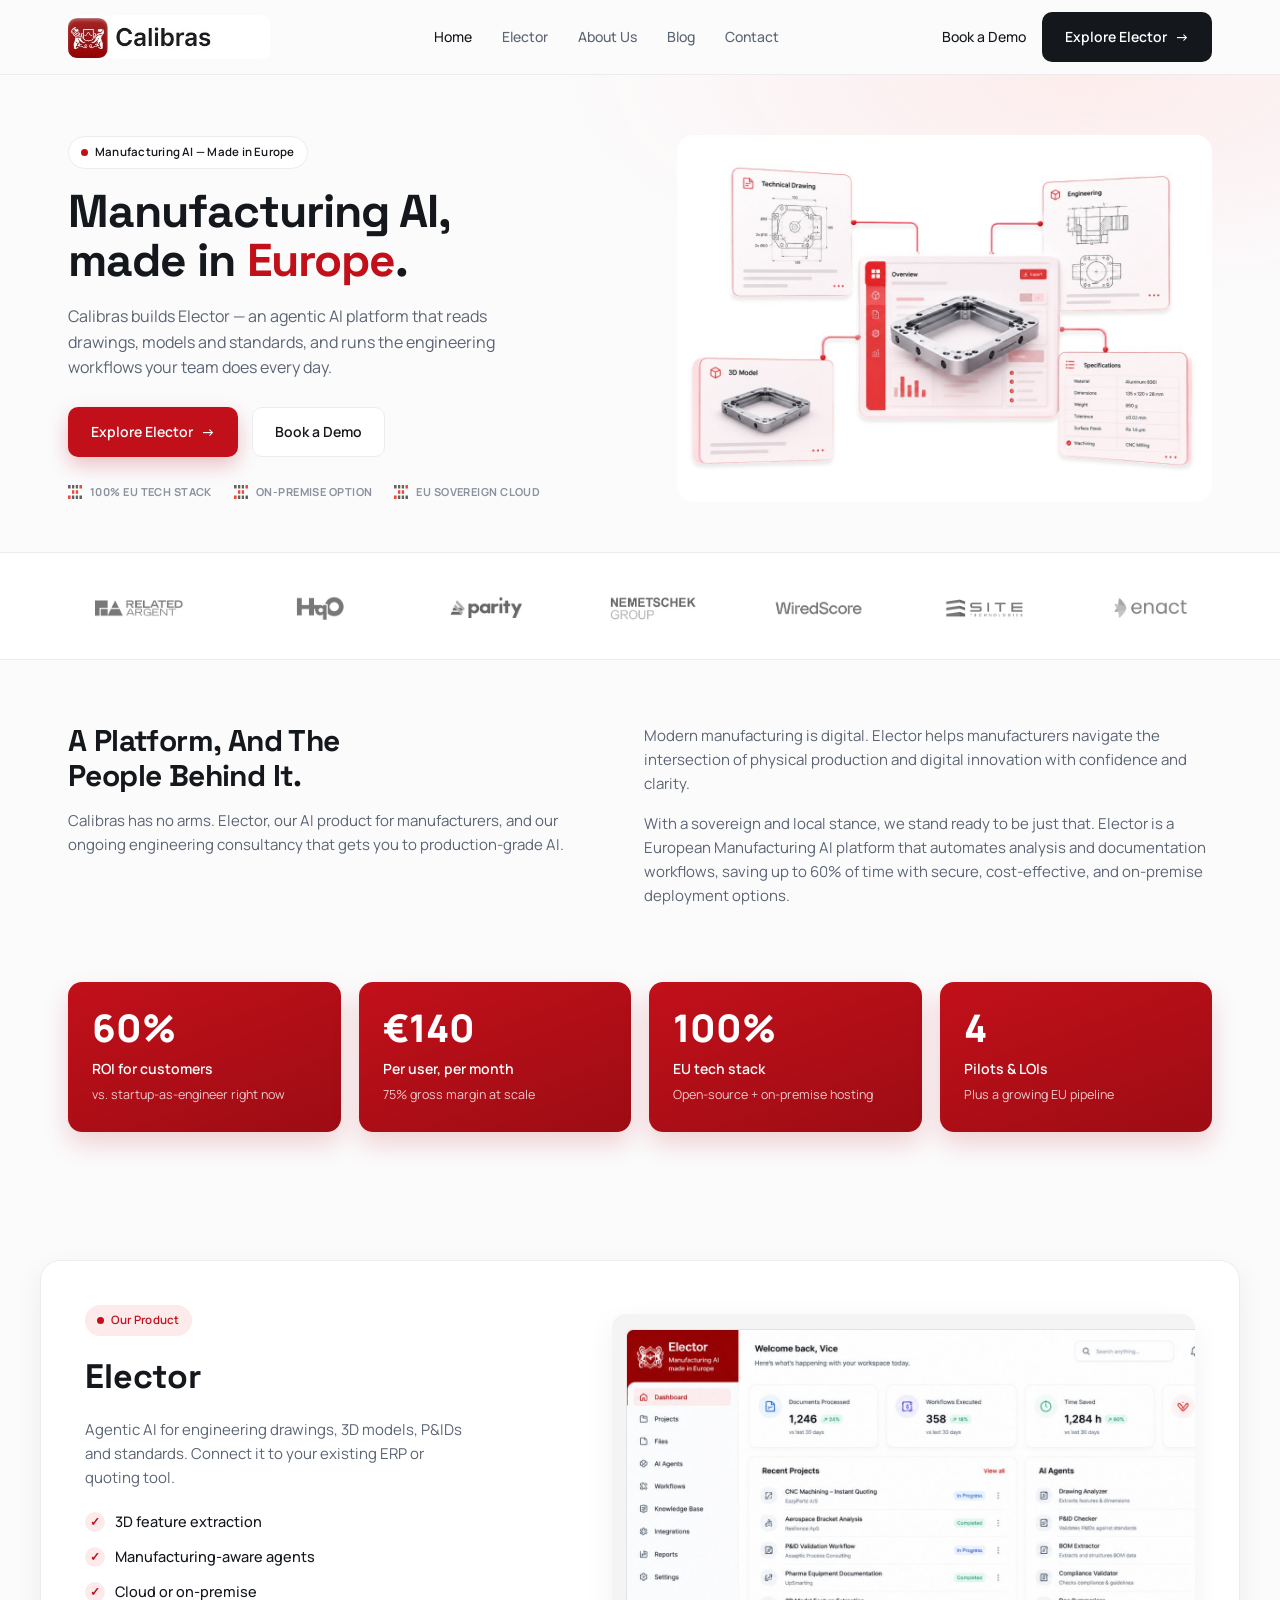
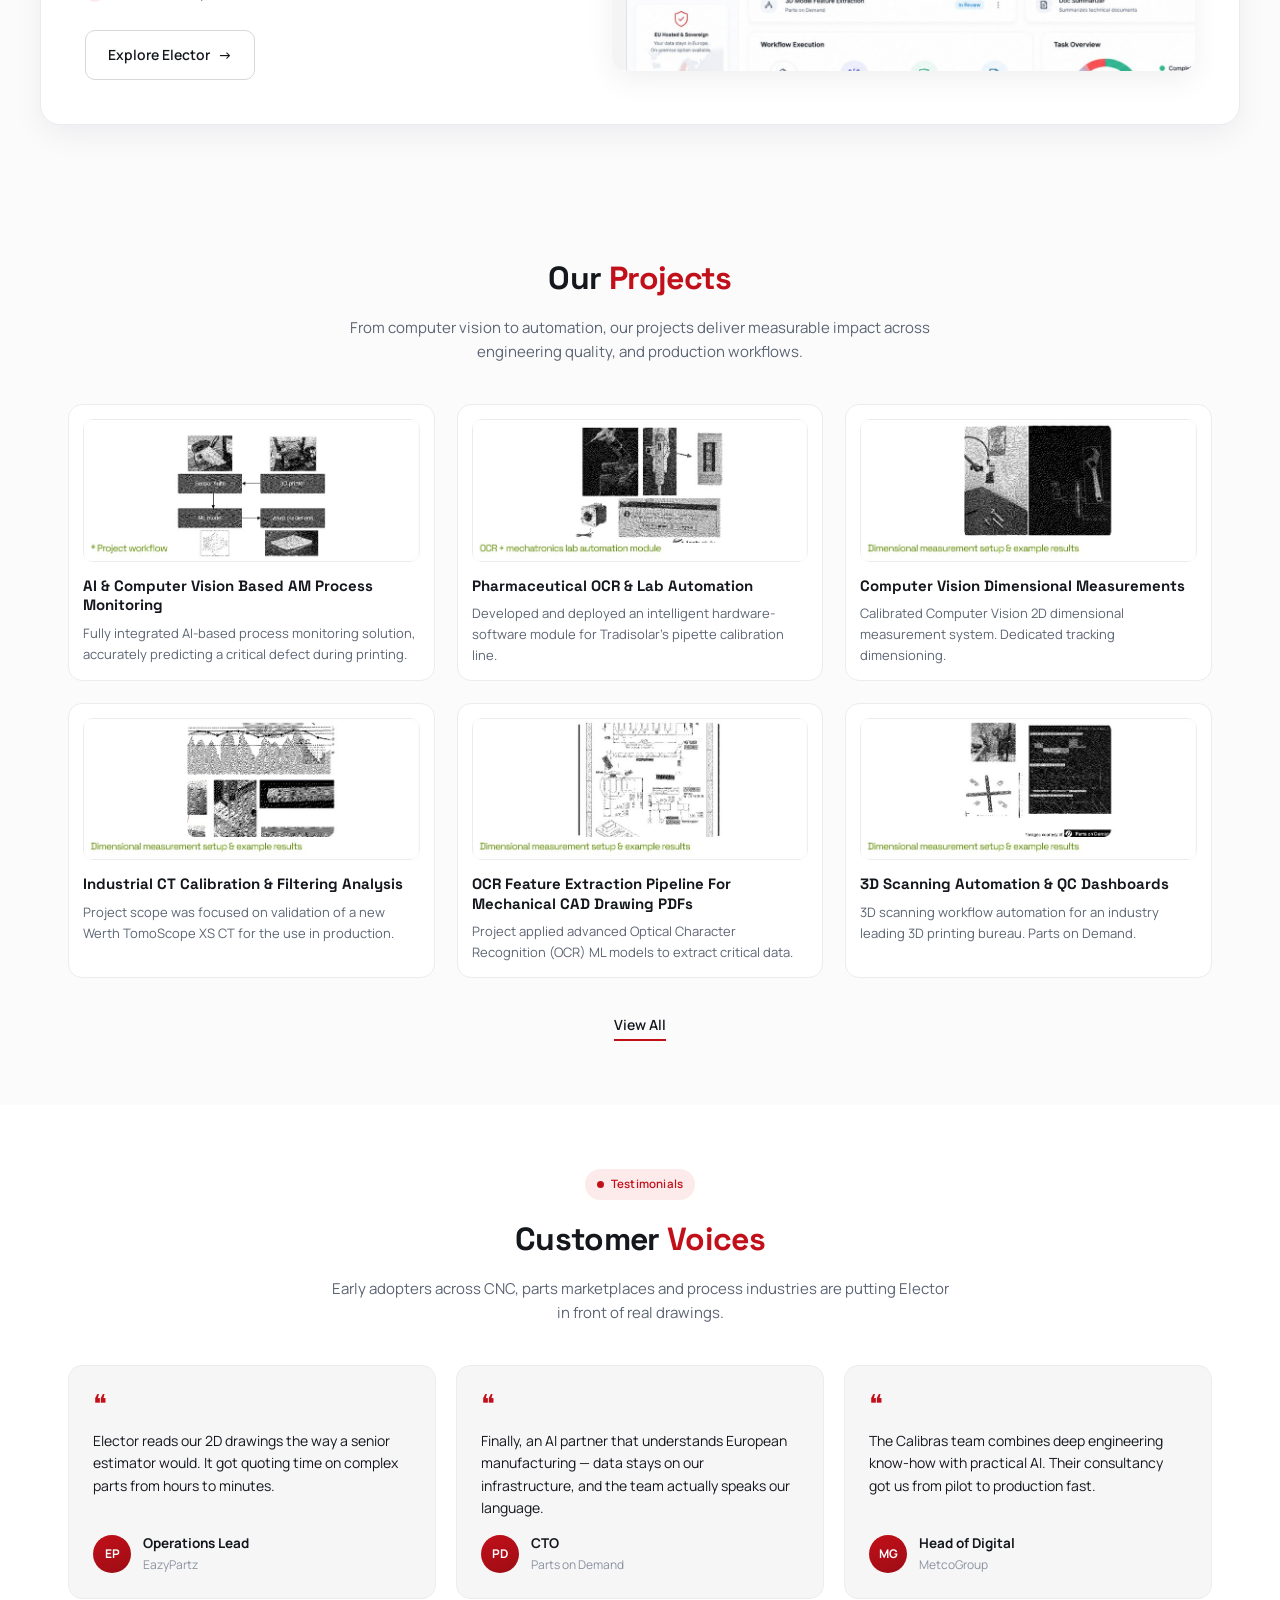
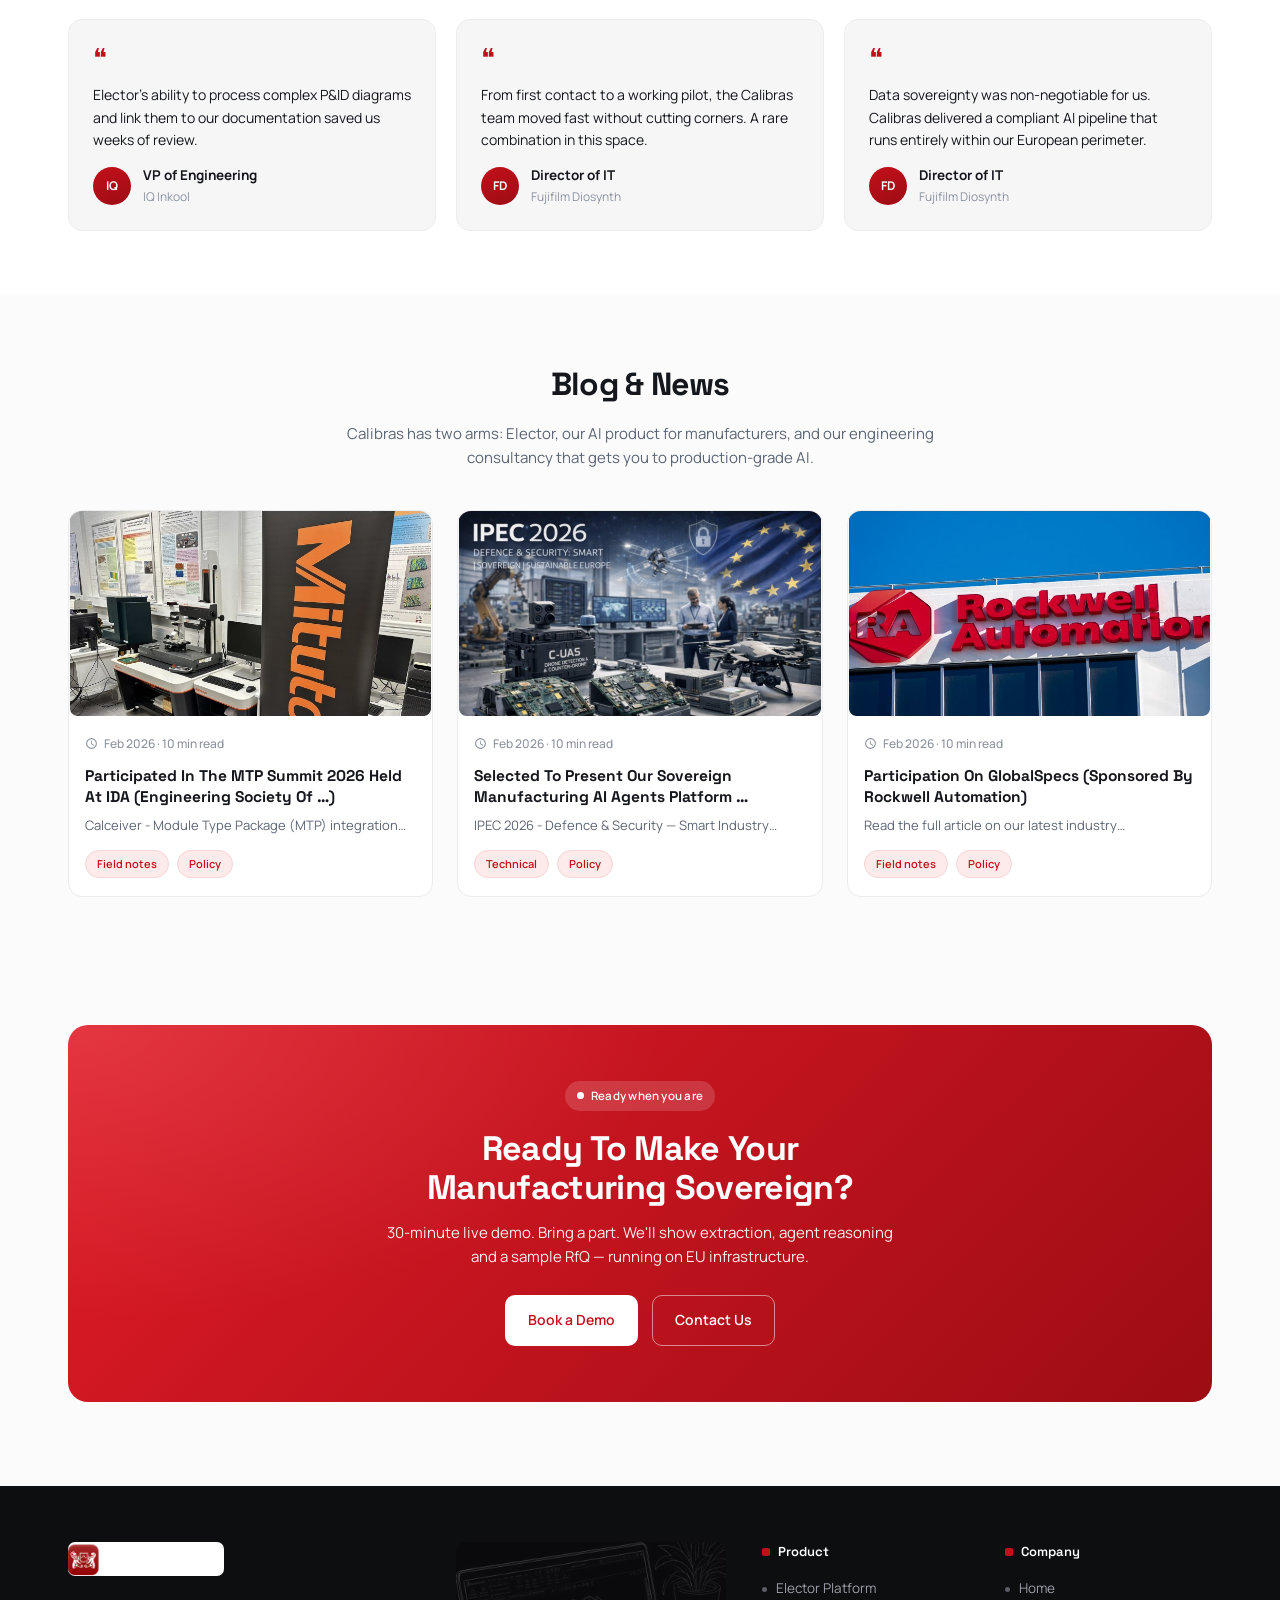
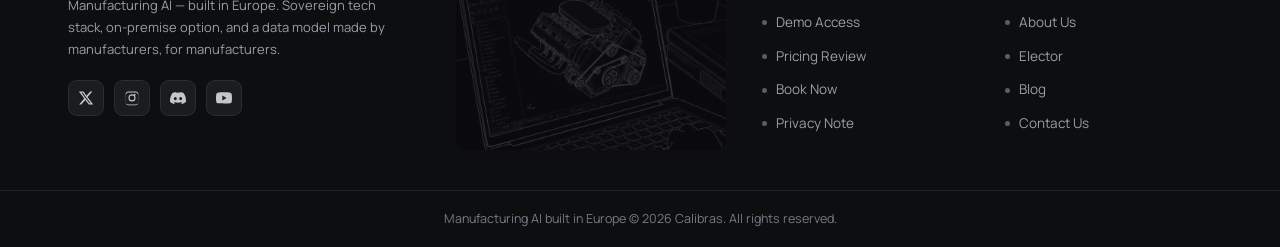
<file: index.html>
<!DOCTYPE html>
<html lang="en">
<head>
  <meta charset="UTF-8" />
  <meta name="viewport" content="width=device-width, initial-scale=1.0" />
  <title>Calibras — Manufacturing AI, made in Europe</title>
  <link rel="preconnect" href="https://fonts.googleapis.com" />
  <link rel="preconnect" href="https://fonts.gstatic.com" crossorigin />
  <link href="https://fonts.googleapis.com/css2?family=Manrope:wght@400;500;600;700;800&family=Space+Grotesk:wght@400;500;600;700&display=swap" rel="stylesheet" />
  <link rel="stylesheet" href="css/style.css" />
</head>
<body>
  <div class="page">

    <!-- ===== HEADER ===== -->
    <header class="site-header" id="siteHeader">
      <div class="container header-inner">
        <a href="index.html" class="brand">
          <img src="home/logo.jpg" alt="Calibras" class="brand-logo" />
        </a>
        <nav class="main-nav" id="mainNav">
          <a href="index.html" class="active">Home</a>
          <a href="elector.html">Elector</a>
          <a href="about.html">About Us</a>
          <a href="blog.html">Blog</a>
          <a href="contact.html">Contact</a>
        </nav>
        <div class="header-actions">
          <a href="contact.html" class="link-muted">Book a Demo</a>
          <a href="elector.html" class="btn btn-dark">Explore Elector <span class="arr">&rarr;</span></a>
          <button class="nav-toggle" id="navToggle" aria-label="Menu">
            <span></span><span></span><span></span>
          </button>
        </div>
      </div>
    </header>

    <!-- ===== HERO ===== -->
    <section class="hero">
      <div class="container hero-grid">
        <div class="hero-copy">
          <span class="badge badge-light"><i class="dot"></i> Manufacturing AI — Made in Europe</span>
          <h1>Manufacturing AI,<br />made in <span class="text-red">Europe</span>.</h1>
          <p class="lead">
            Calibras builds Elector — an agentic AI platform that reads drawings,
            models and standards, and runs the engineering workflows your team
            does every day.
          </p>
          <div class="hero-buttons">
            <a href="elector.html" class="btn btn-red">Explore Elector <span class="arr">&rarr;</span></a>
            <a href="contact.html" class="btn btn-outline">Book a Demo</a>
          </div>
          <div class="hero-tags">
            <span class="mini-tag"><img src="home/block_icon.jpg" alt="" /> 100% EU TECH STACK</span>
            <span class="mini-tag"><img src="home/block_icon.jpg" alt="" /> ON-PREMISE OPTION</span>
            <span class="mini-tag"><img src="home/block_icon.jpg" alt="" /> EU SOVEREIGN CLOUD</span>
          </div>
        </div>
        <div class="hero-media">
          <img src="home/hero_image.jpg" alt="Elector platform preview" />
        </div>
      </div>
    </section>

    <!-- ===== BRAND STRIP ===== -->
    <section class="brand-strip">
      <div class="container brand-track">
        <img src="home/brand/brand_01.jpg" alt="brand" />
        <img src="home/brand/brand_02.jpg" alt="brand" />
        <img src="home/brand/brand_03.jpg" alt="brand" />
        <img src="home/brand/brand_04.jpg" alt="brand" />
        <img src="home/brand/brand_05.jpg" alt="brand" />
        <img src="home/brand/brand_06.jpg" alt="brand" />
        <img src="home/brand/brand_07.jpg" alt="brand" />
      </div>
    </section>

    <!-- ===== PLATFORM & PEOPLE ===== -->
    <section class="section platform">
      <div class="container platform-grid">
        <div class="platform-left">
          <h2>A Platform, And The<br />People Behind It.</h2>
          <p>
            Calibras has no arms. Elector, our AI product for manufacturers, and
            our ongoing engineering consultancy that gets you to production-grade AI.
          </p>
        </div>
        <div class="platform-right">
          <p>
            Modern manufacturing is digital. Elector helps manufacturers navigate
            the intersection of physical production and digital innovation with
            confidence and clarity.
          </p>
          <p>
            With a sovereign and local stance, we stand ready to be just that.
            Elector is a European Manufacturing AI platform that automates analysis
            and documentation workflows, saving up to 60% of time with secure,
            cost-effective, and on-premise deployment options.
          </p>
        </div>
      </div>
    </section>

    <!-- ===== STATS ===== -->
    <section class="section stats-section">
      <div class="container stats-grid">
        <div class="stat-card">
          <span class="stat-num">60%</span>
          <span class="stat-label">ROI for customers</span>
          <span class="stat-sub">vs. startup-as-engineer right now</span>
        </div>
        <div class="stat-card">
          <span class="stat-num">&euro;140</span>
          <span class="stat-label">Per user, per month</span>
          <span class="stat-sub">75% gross margin at scale</span>
        </div>
        <div class="stat-card">
          <span class="stat-num">100%</span>
          <span class="stat-label">EU tech stack</span>
          <span class="stat-sub">Open-source + on-premise hosting</span>
        </div>
        <div class="stat-card">
          <span class="stat-num">4</span>
          <span class="stat-label">Pilots &amp; LOIs</span>
          <span class="stat-sub">Plus a growing EU pipeline</span>
        </div>
      </div>
    </section>

    <!-- ===== ELECTOR PRODUCT ===== -->
    <section class="section product" id="elector">
      <div class="container product-grid">
        <div class="product-copy">
          <span class="badge badge-soft"><i class="dot"></i> Our Product</span>
          <h2>Elector</h2>
          <p>
            Agentic AI for engineering drawings, 3D models, P&amp;IDs and
            standards. Connect it to your existing ERP or quoting tool.
          </p>
          <ul class="check-list">
            <li><span class="check">&check;</span> 3D feature extraction</li>
            <li><span class="check">&check;</span> Manufacturing-aware agents</li>
            <li><span class="check">&check;</span> Cloud or on-premise</li>
          </ul>
          <a href="elector.html" class="btn btn-outline-dark">Explore Elector <span class="arr">&rarr;</span></a>
        </div>
        <div class="product-media">
          <img src="home/our_product_elector.jpg" alt="Elector dashboard" />
        </div>
      </div>
    </section>

    <!-- ===== PROJECTS ===== -->
    <section class="section projects" id="projects">
      <div class="container">
        <div class="section-head center">
          <h2>Our <span class="text-red">Projects</span></h2>
          <p>From computer vision to automation, our projects deliver measurable
            impact across engineering quality, and production workflows.</p>
        </div>
        <div class="projects-grid">
          <article class="project-card">
            <div class="project-thumb"><img src="home/projets/project_001.jpg" alt="" /></div>
            <h3>AI &amp; Computer Vision Based AM Process Monitoring</h3>
            <p>Fully integrated AI-based process monitoring solution, accurately predicting a critical defect during printing.</p>
          </article>
          <article class="project-card">
            <div class="project-thumb"><img src="home/projets/project_002.jpg" alt="" /></div>
            <h3>Pharmaceutical OCR &amp; Lab Automation</h3>
            <p>Developed and deployed an intelligent hardware-software module for Tradisolar's pipette calibration line.</p>
          </article>
          <article class="project-card">
            <div class="project-thumb"><img src="home/projets/project_003.jpg" alt="" /></div>
            <h3>Computer Vision Dimensional Measurements</h3>
            <p>Calibrated Computer Vision 2D dimensional measurement system. Dedicated tracking dimensioning.</p>
          </article>
          <article class="project-card">
            <div class="project-thumb"><img src="home/projets/project_004.jpg" alt="" /></div>
            <h3>Industrial CT Calibration &amp; Filtering Analysis</h3>
            <p>Project scope was focused on validation of a new Werth TomoScope XS CT for the use in production.</p>
          </article>
          <article class="project-card">
            <div class="project-thumb"><img src="home/projets/project_005.jpg" alt="" /></div>
            <h3>OCR Feature Extraction Pipeline For Mechanical CAD Drawing PDFs</h3>
            <p>Project applied advanced Optical Character Recognition (OCR) ML models to extract critical data.</p>
          </article>
          <article class="project-card">
            <div class="project-thumb"><img src="home/projets/project_006.jpg" alt="" /></div>
            <h3>3D Scanning Automation &amp; QC Dashboards</h3>
            <p>3D scanning workflow automation for an industry leading 3D printing bureau. Parts on Demand.</p>
          </article>
        </div>
        <div class="center"><a href="blog.html" class="link-view">View All</a></div>
      </div>
    </section>

    <!-- ===== CUSTOMER VOICES ===== -->
    <section class="section voices">
      <div class="container">
        <div class="section-head center">
          <span class="badge badge-soft"><i class="dot"></i> Testimonials</span>
          <h2>Customer <span class="text-red">Voices</span></h2>
          <p>Early adopters across CNC, parts marketplaces and process
            industries are putting Elector in front of real drawings.</p>
        </div>
        <div class="voices-grid">
          <article class="voice-card">
            <span class="quote-mark">&#10077;</span>
            <p>Elector reads our 2D drawings the way a senior estimator would. It got quoting time on complex parts from hours to minutes.</p>
            <div class="voice-author">
              <span class="avatar">EP</span>
              <span><strong>Operations Lead</strong><small>EazyPartz</small></span>
            </div>
          </article>
          <article class="voice-card">
            <span class="quote-mark">&#10077;</span>
            <p>Finally, an AI partner that understands European manufacturing — data stays on our infrastructure, and the team actually speaks our language.</p>
            <div class="voice-author">
              <span class="avatar">PD</span>
              <span><strong>CTO</strong><small>Parts on Demand</small></span>
            </div>
          </article>
          <article class="voice-card">
            <span class="quote-mark">&#10077;</span>
            <p>The Calibras team combines deep engineering know-how with practical AI. Their consultancy got us from pilot to production fast.</p>
            <div class="voice-author">
              <span class="avatar">MG</span>
              <span><strong>Head of Digital</strong><small>MetcoGroup</small></span>
            </div>
          </article>
          <article class="voice-card">
            <span class="quote-mark">&#10077;</span>
            <p>Elector's ability to process complex P&amp;ID diagrams and link them to our documentation saved us weeks of review.</p>
            <div class="voice-author">
              <span class="avatar">IQ</span>
              <span><strong>VP of Engineering</strong><small>IQ Inkool</small></span>
            </div>
          </article>
          <article class="voice-card">
            <span class="quote-mark">&#10077;</span>
            <p>From first contact to a working pilot, the Calibras team moved fast without cutting corners. A rare combination in this space.</p>
            <div class="voice-author">
              <span class="avatar">FD</span>
              <span><strong>Director of IT</strong><small>Fujifilm Diosynth</small></span>
            </div>
          </article>
          <article class="voice-card">
            <span class="quote-mark">&#10077;</span>
            <p>Data sovereignty was non-negotiable for us. Calibras delivered a compliant AI pipeline that runs entirely within our European perimeter.</p>
            <div class="voice-author">
              <span class="avatar">FD</span>
              <span><strong>Director of IT</strong><small>Fujifilm Diosynth</small></span>
            </div>
          </article>
        </div>
      </div>
    </section>

    <!-- ===== BLOG & NEWS ===== -->
    <section class="section blog" id="blog">
      <div class="container">
        <div class="section-head center">
          <h2>Blog &amp; News</h2>
          <p>Calibras has two arms: Elector, our AI product for manufacturers, and
            our engineering consultancy that gets you to production-grade AI.</p>
        </div>
        <div class="news-grid">
          <article class="news-card">
            <a href="blog-detail.html"><div class="news-thumb"><img src="home/news/news_01.jpg" alt="" /></div></a>
            <div class="news-body">
              <span class="news-meta">Feb 2026 · 10 min read</span>
              <h3><a href="blog-detail.html">Participated In The MTP Summit 2026 Held At IDA (Engineering Society Of …)</a></h3>
              <p>Calceiver - Module Type Package (MTP) integration insights…</p>
              <div class="news-tags"><span class="tag tag--red">Field notes</span><span class="tag tag--red">Policy</span></div>
            </div>
          </article>
          <article class="news-card">
            <a href="blog-detail.html"><div class="news-thumb"><img src="home/news/news_02.jpg" alt="" /></div></a>
            <div class="news-body">
              <span class="news-meta">Feb 2026 · 10 min read</span>
              <h3><a href="blog-detail.html">Selected To Present Our Sovereign Manufacturing AI Agents Platform …</a></h3>
              <p>IPEC 2026 - Defence &amp; Security — Smart Industry showcase…</p>
              <div class="news-tags"><span class="tag tag--red">Technical</span><span class="tag tag--red">Policy</span></div>
            </div>
          </article>
          <article class="news-card">
            <a href="blog-detail.html"><div class="news-thumb"><img src="home/news/news_03.jpg" alt="" /></div></a>
            <div class="news-body">
              <span class="news-meta">Feb 2026 · 10 min read</span>
              <h3><a href="blog-detail.html">Participation On GlobalSpecs (Sponsored By Rockwell Automation)</a></h3>
              <p>Read the full article on our latest industry collaboration…</p>
              <div class="news-tags"><span class="tag tag--red">Field notes</span><span class="tag tag--red">Policy</span></div>
            </div>
          </article>
        </div>
      </div>
    </section>

    <!-- ===== CTA ===== -->
    <section class="section cta-section" id="contact">
      <div class="container">
        <div class="cta-banner">
          <span class="badge badge-ghost"><i class="dot"></i> Ready when you are</span>
          <h2>Ready To Make Your<br />Manufacturing Sovereign?</h2>
          <p>30-minute live demo. Bring a part. We'll show extraction, agent
            reasoning and a sample RfQ — running on EU infrastructure.</p>
          <div class="cta-buttons">
            <a href="contact.html" class="btn btn-white">Book a Demo</a>
            <a href="contact.html" class="btn btn-ghost">Contact Us</a>
          </div>
        </div>
      </div>
    </section>

    <!-- ===== FOOTER ===== -->
    <footer class="site-footer">
      <div class="container footer-grid">
        <div class="footer-brand">
          <img src="home/footer_logo.jpg" alt="Calibras" class="footer-logo" />
          <p>Manufacturing AI — built in Europe. Sovereign tech stack, on-premise
            option, and a data model made by manufacturers, for manufacturers.</p>
          <div class="socials">
            <a href="#" aria-label="X">
              <svg viewBox="0 0 24 24" fill="currentColor"><path d="M18.244 2.25h3.308l-7.227 8.26 8.502 11.24h-6.66l-5.214-6.817L4.99 21.75H1.68l7.73-8.835L1.254 2.25H8.08l4.713 6.231zm-1.161 17.52h1.833L7.084 4.126H5.117z"/></svg>
            </a>
            <a href="#" aria-label="Instagram">
              <svg viewBox="0 0 24 24" fill="currentColor"><path d="M12 2.16c3.2 0 3.58.01 4.85.07 1.17.05 1.8.25 2.23.41.56.22.96.48 1.38.9.42.42.68.82.9 1.38.16.42.36 1.06.41 2.23.06 1.27.07 1.65.07 4.85s-.01 3.58-.07 4.85c-.05 1.17-.25 1.8-.41 2.23-.22.56-.48.96-.9 1.38-.42.42-.82.68-1.38.9-.42.16-1.06.36-2.23.41-1.27.06-1.65.07-4.85.07s-3.58-.01-4.85-.07c-1.17-.05-1.8-.25-2.23-.41a3.7 3.7 0 0 1-1.38-.9 3.7 3.7 0 0 1-.9-1.38c-.16-.42-.36-1.06-.41-2.23-.06-1.27-.07-1.65-.07-4.85s.01-3.58.07-4.85c.05-1.17.25-1.8.41-2.23.22-.56.48-.96.9-1.38.42-.42.82-.68 1.38-.9.42-.16 1.06-.36 2.23-.41C8.42 2.17 8.8 2.16 12 2.16zm0 1.62c-3.15 0-3.5.01-4.74.07-1.14.05-1.76.24-2.17.4-.55.21-.94.47-1.35.88-.41.41-.67.8-.88 1.35-.16.41-.35 1.03-.4 2.17-.06 1.24-.07 1.59-.07 4.74s.01 3.5.07 4.74c.05 1.14.24 1.76.4 2.17.21.55.47.94.88 1.35.41.41.8.67 1.35.88.41.16 1.03.35 2.17.4 1.24.06 1.59.07 4.74.07s3.5-.01 4.74-.07c1.14-.05 1.76-.24 2.17-.4.55-.21.94-.47 1.35-.88.41-.41.67-.8.88-1.35.16-.41.35-1.03.4-2.17.06-1.24.07-1.59.07-4.74s-.01-3.5-.07-4.74c-.05-1.14-.24-1.76-.4-2.17a3.6 3.6 0 0 0-.88-1.35 3.6 3.6 0 0 0-1.35-.88c-.41-.16-1.03-.35-2.17-.4-1.24-.06-1.59-.07-4.74-.07zm0 2.76a5.3 5.3 0 1 1 0 10.6 5.3 5.3 0 0 1 0-10.6zm0 1.62a3.68 3.68 0 1 0 0 7.36 3.68 3.68 0 0 0 0-7.36zm5.5-1.18a1.24 1.24 0 1 1-2.48 0 1.24 1.24 0 0 1 2.48 0z"/></svg>
            </a>
            <a href="#" aria-label="Discord">
              <svg viewBox="0 0 24 24" fill="currentColor"><path d="M20.317 4.37a19.8 19.8 0 0 0-4.885-1.515.07.07 0 0 0-.078.035c-.21.375-.444.864-.608 1.25a18.3 18.3 0 0 0-5.487 0 12.6 12.6 0 0 0-.617-1.25.07.07 0 0 0-.078-.035A19.7 19.7 0 0 0 3.677 4.37a.06.06 0 0 0-.03.025C.533 9.046-.32 13.58.099 18.057a.08.08 0 0 0 .031.054 19.9 19.9 0 0 0 5.993 3.03.08.08 0 0 0 .084-.028c.462-.63.873-1.295 1.226-1.994a.076.076 0 0 0-.041-.106 13.1 13.1 0 0 1-1.872-.892.077.077 0 0 1-.008-.128c.126-.094.252-.192.372-.291a.07.07 0 0 1 .077-.01c3.928 1.793 8.18 1.793 12.061 0a.07.07 0 0 1 .078.009c.12.099.246.198.373.292a.077.077 0 0 1-.006.127c-.598.349-1.22.645-1.873.891a.076.076 0 0 0-.04.107c.36.698.772 1.362 1.225 1.993a.077.077 0 0 0 .084.028 19.8 19.8 0 0 0 6.002-3.03.077.077 0 0 0 .032-.054c.5-5.177-.838-9.674-3.549-13.66a.06.06 0 0 0-.031-.025zM8.02 15.33c-1.183 0-2.157-1.085-2.157-2.42 0-1.333.955-2.42 2.157-2.42 1.21 0 2.176 1.096 2.157 2.42 0 1.335-.955 2.42-2.157 2.42zm7.975 0c-1.183 0-2.157-1.085-2.157-2.42 0-1.333.955-2.42 2.157-2.42 1.21 0 2.176 1.096 2.157 2.42 0 1.335-.946 2.42-2.157 2.42z"/></svg>
            </a>
            <a href="#" aria-label="YouTube">
              <svg viewBox="0 0 24 24" fill="currentColor"><path d="M23.498 6.186a3.02 3.02 0 0 0-2.122-2.136C19.505 3.545 12 3.545 12 3.545s-7.505 0-9.377.505A3.02 3.02 0 0 0 .502 6.186C0 8.07 0 12 0 12s0 3.93.502 5.814a3.02 3.02 0 0 0 2.121 2.136c1.872.505 9.377.505 9.377.505s7.505 0 9.377-.505a3.02 3.02 0 0 0 2.122-2.136C24 15.93 24 12 24 12s0-3.93-.502-5.814zM9.546 15.568V8.432L15.818 12z"/></svg>
            </a>
          </div>
        </div>
        <div class="footer-watermark-col">
          <img src="home/footer.jpg" alt="Calibras CAD" class="footer-watermark" />
        </div>
        <div class="footer-col">
          <h4><i class="sq"></i> Product</h4>
          <a href="elector.html">Elector Platform</a>
          <a href="#">Demo Access</a>
          <a href="#">Pricing Review</a>
          <a href="contact.html">Book Now</a>
          <a href="#">Privacy Note</a>
        </div>
        <div class="footer-col">
          <h4><i class="sq"></i> Company</h4>
          <a href="index.html">Home</a>
          <a href="about.html">About Us</a>
          <a href="elector.html">Elector</a>
          <a href="blog.html">Blog</a>
          <a href="contact.html">Contact Us</a>
        </div>
      </div>
      <div class="footer-bottom">
        <div class="container">
          <span>Manufacturing AI built in Europe © 2026 Calibras. All rights reserved.</span>
        </div>
      </div>
    </footer>

  </div>
  <script src="js/script.js"></script>
</body>
</html>
</file>
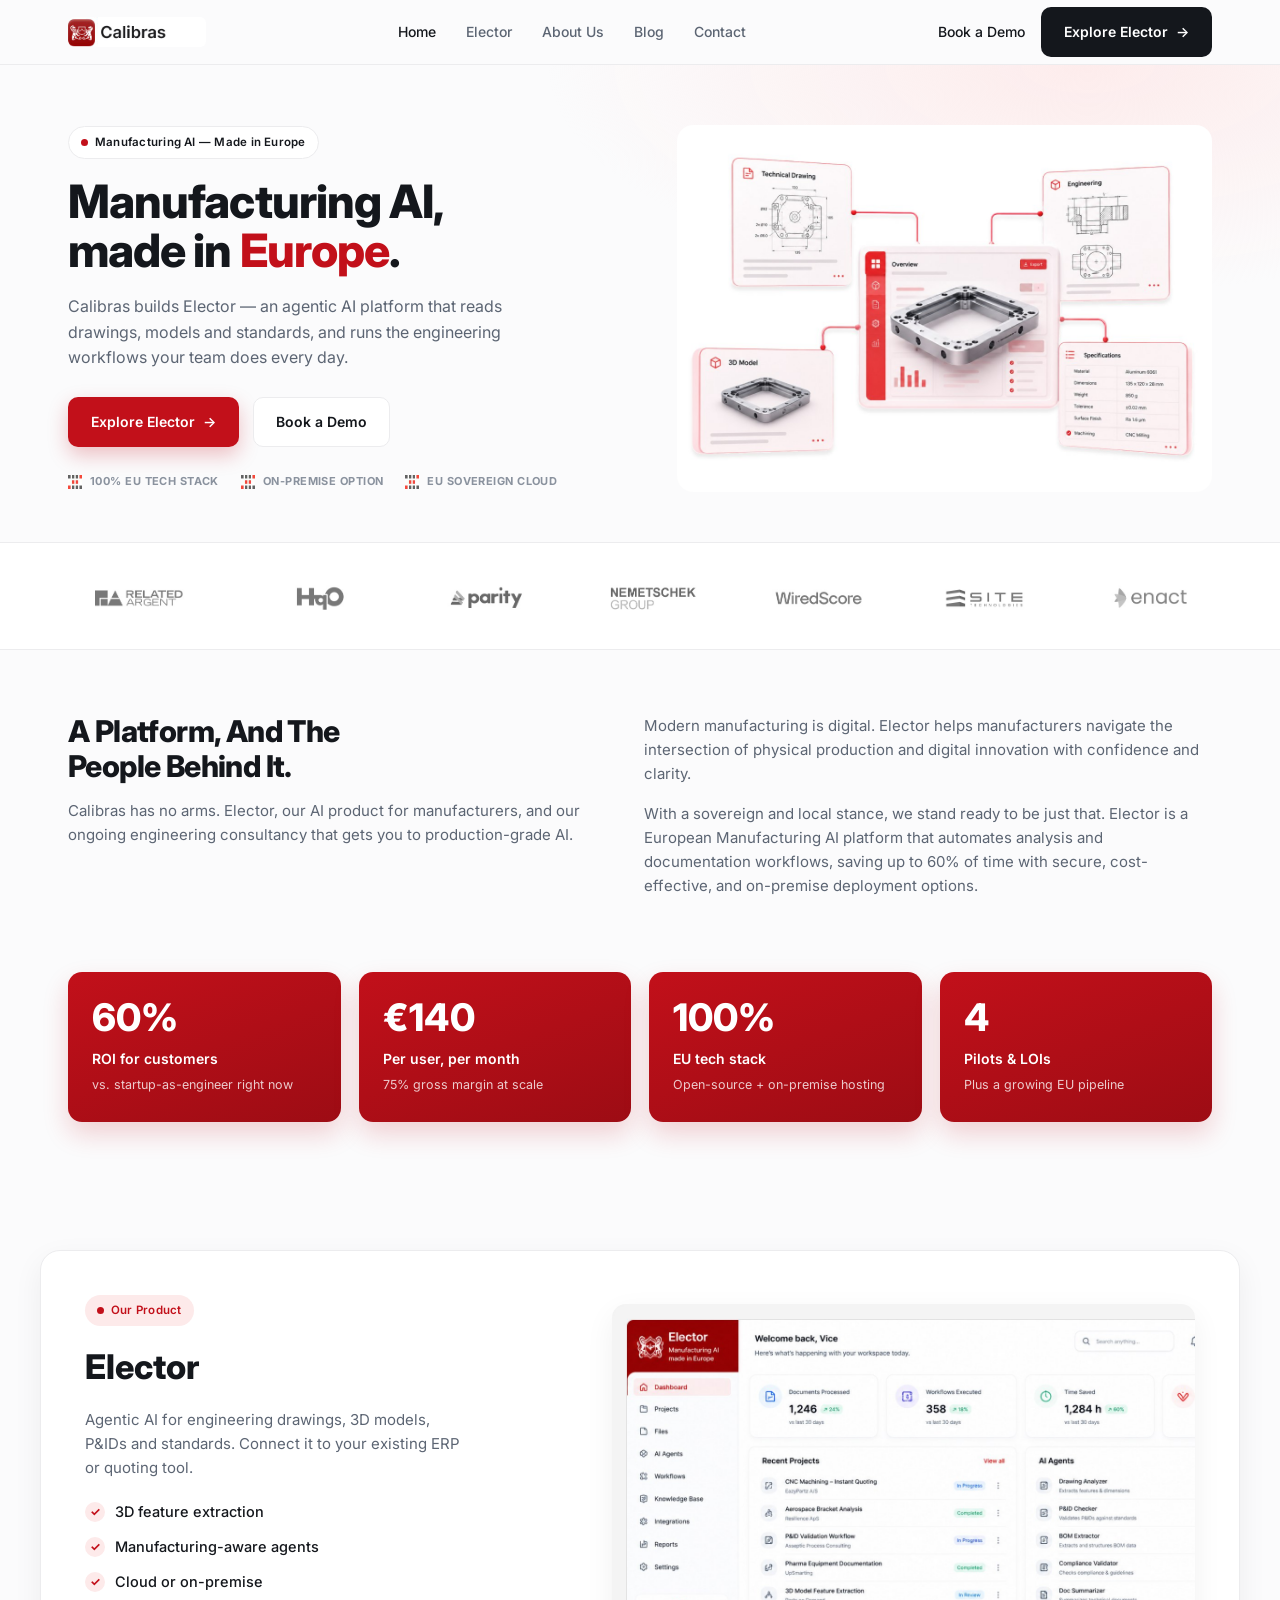
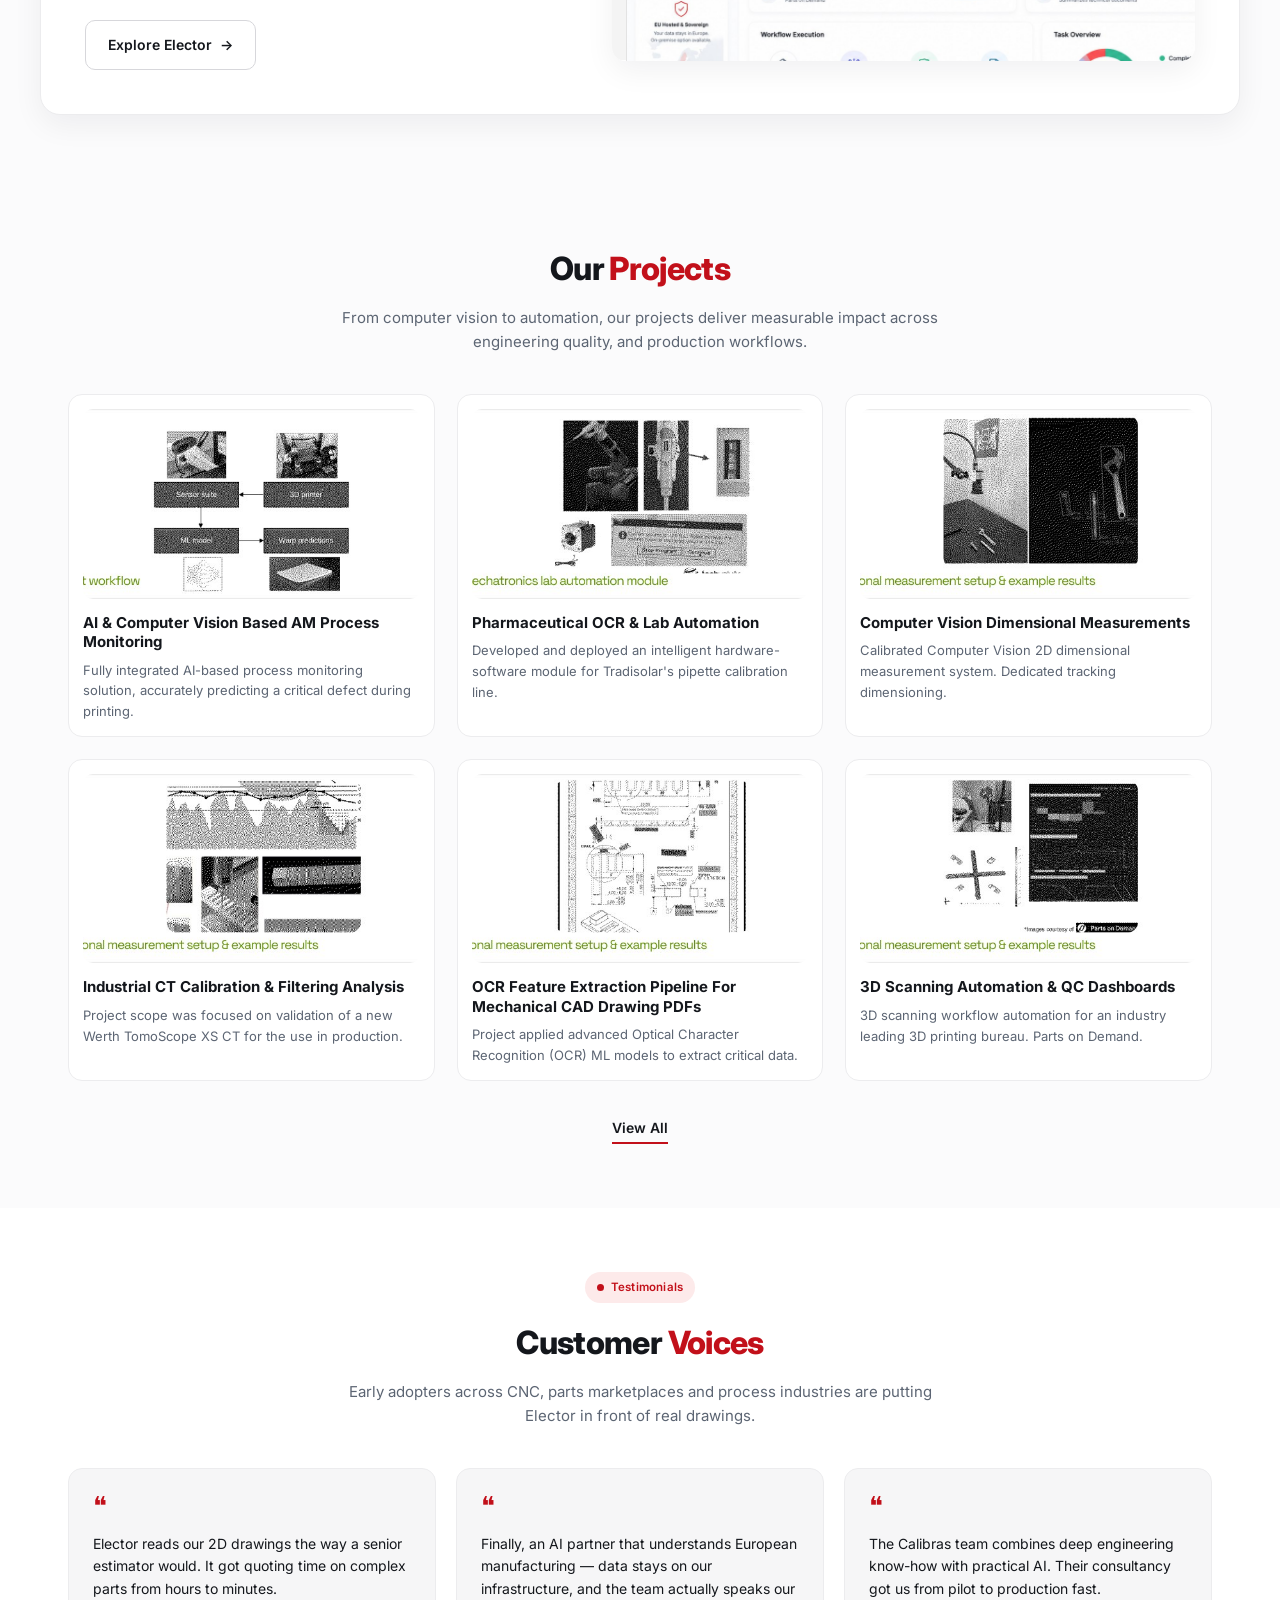
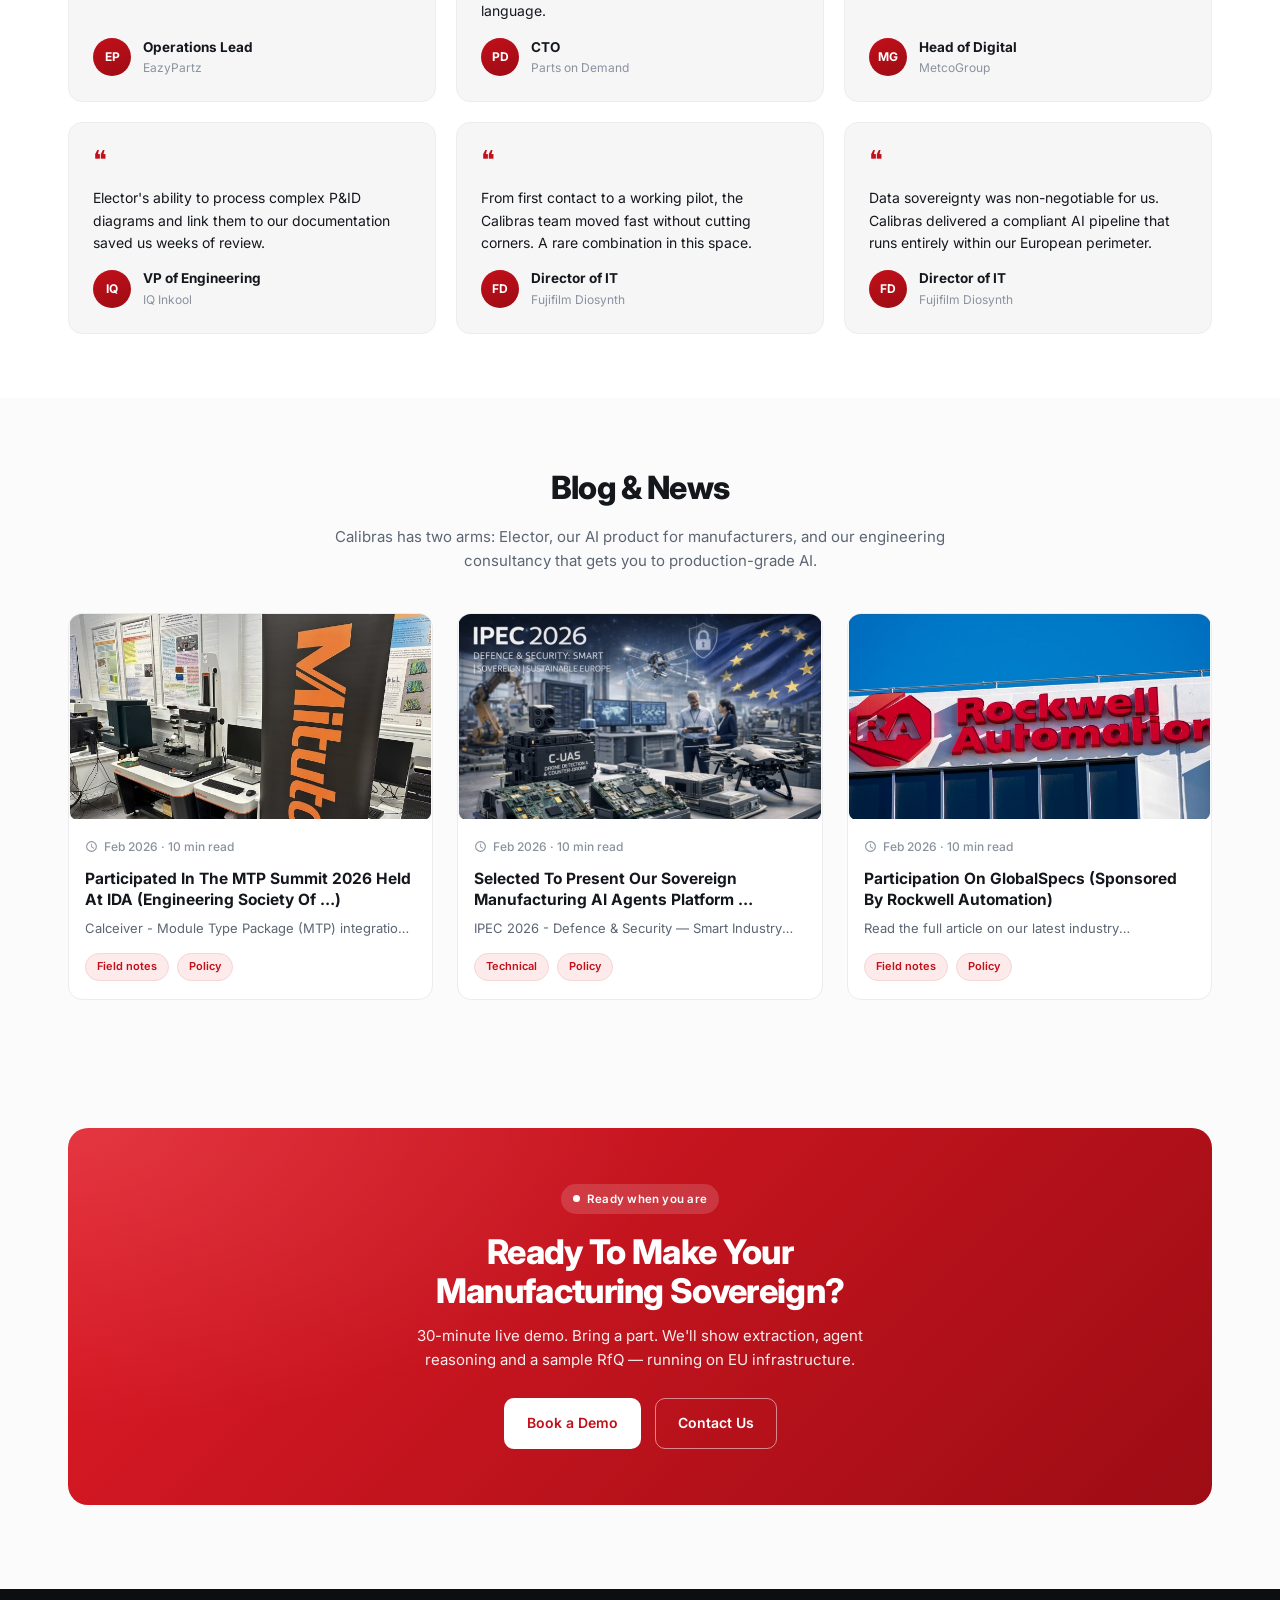
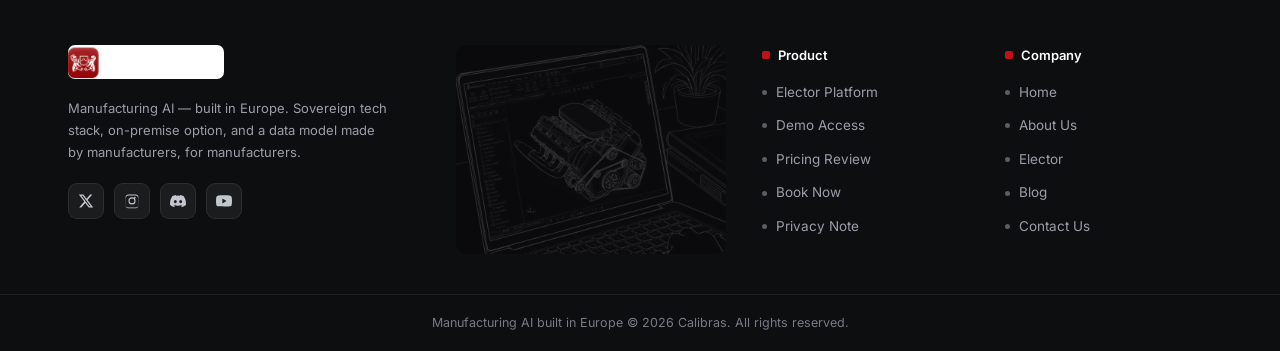
<file: screenshot/test/index.html>
<!DOCTYPE html>
<html lang="en">
<head>
  <meta charset="UTF-8" />
  <meta name="viewport" content="width=device-width, initial-scale=1.0" />
  <title>Calibras — Manufacturing AI, made in Europe</title>
  <link rel="preconnect" href="https://fonts.googleapis.com" />
  <link rel="preconnect" href="https://fonts.gstatic.com" crossorigin />
  <link href="https://fonts.googleapis.com/css2?family=Inter:wght@400;500;600;700;800&display=swap" rel="stylesheet" />
  <link rel="stylesheet" href="css/style.css" />
</head>
<body>
  <div class="page">

    <!-- ===== HEADER ===== -->
    <header class="site-header" id="siteHeader">
      <div class="container header-inner">
        <a href="#" class="brand">
          <img src="home/logo.jpg" alt="Calibras" class="brand-logo" />
        </a>
        <nav class="main-nav" id="mainNav">
          <a href="#" class="active">Home</a>
          <a href="#elector">Elector</a>
          <a href="#about">About Us</a>
          <a href="#blog">Blog</a>
          <a href="#contact">Contact</a>
        </nav>
        <div class="header-actions">
          <a href="#" class="link-muted">Book a Demo</a>
          <a href="#" class="btn btn-dark">Explore Elector <span class="arr">&rarr;</span></a>
          <button class="nav-toggle" id="navToggle" aria-label="Menu">
            <span></span><span></span><span></span>
          </button>
        </div>
      </div>
    </header>

    <!-- ===== HERO ===== -->
    <section class="hero">
      <div class="container hero-grid">
        <div class="hero-copy">
          <span class="badge badge-light"><i class="dot"></i> Manufacturing AI — Made in Europe</span>
          <h1>Manufacturing AI,<br />made in <span class="text-red">Europe</span>.</h1>
          <p class="lead">
            Calibras builds Elector — an agentic AI platform that reads drawings,
            models and standards, and runs the engineering workflows your team
            does every day.
          </p>
          <div class="hero-buttons">
            <a href="#" class="btn btn-red">Explore Elector <span class="arr">&rarr;</span></a>
            <a href="#" class="btn btn-outline">Book a Demo</a>
          </div>
          <div class="hero-tags">
            <span class="mini-tag"><img src="home/block_icon.jpg" alt="" /> 100% EU TECH STACK</span>
            <span class="mini-tag"><img src="home/block_icon.jpg" alt="" /> ON-PREMISE OPTION</span>
            <span class="mini-tag"><img src="home/block_icon.jpg" alt="" /> EU SOVEREIGN CLOUD</span>
          </div>
        </div>
        <div class="hero-media">
          <img src="home/hero_image.jpg" alt="Elector platform preview" />
        </div>
      </div>
    </section>

    <!-- ===== BRAND STRIP ===== -->
    <section class="brand-strip">
      <div class="container brand-track">
        <img src="home/brand/brand_01.jpg" alt="brand" />
        <img src="home/brand/brand_02.jpg" alt="brand" />
        <img src="home/brand/brand_03.jpg" alt="brand" />
        <img src="home/brand/brand_04.jpg" alt="brand" />
        <img src="home/brand/brand_05.jpg" alt="brand" />
        <img src="home/brand/brand_06.jpg" alt="brand" />
        <img src="home/brand/brand_07.jpg" alt="brand" />
      </div>
    </section>

    <!-- ===== PLATFORM & PEOPLE ===== -->
    <section class="section platform">
      <div class="container platform-grid">
        <div class="platform-left">
          <h2>A Platform, And The<br />People Behind It.</h2>
          <p>
            Calibras has no arms. Elector, our AI product for manufacturers, and
            our ongoing engineering consultancy that gets you to production-grade AI.
          </p>
        </div>
        <div class="platform-right">
          <p>
            Modern manufacturing is digital. Elector helps manufacturers navigate
            the intersection of physical production and digital innovation with
            confidence and clarity.
          </p>
          <p>
            With a sovereign and local stance, we stand ready to be just that.
            Elector is a European Manufacturing AI platform that automates analysis
            and documentation workflows, saving up to 60% of time with secure,
            cost-effective, and on-premise deployment options.
          </p>
        </div>
      </div>
    </section>

    <!-- ===== STATS ===== -->
    <section class="section stats-section">
      <div class="container stats-grid">
        <div class="stat-card">
          <span class="stat-num">60%</span>
          <span class="stat-label">ROI for customers</span>
          <span class="stat-sub">vs. startup-as-engineer right now</span>
        </div>
        <div class="stat-card">
          <span class="stat-num">&euro;140</span>
          <span class="stat-label">Per user, per month</span>
          <span class="stat-sub">75% gross margin at scale</span>
        </div>
        <div class="stat-card">
          <span class="stat-num">100%</span>
          <span class="stat-label">EU tech stack</span>
          <span class="stat-sub">Open-source + on-premise hosting</span>
        </div>
        <div class="stat-card">
          <span class="stat-num">4</span>
          <span class="stat-label">Pilots &amp; LOIs</span>
          <span class="stat-sub">Plus a growing EU pipeline</span>
        </div>
      </div>
    </section>

    <!-- ===== ELECTOR PRODUCT ===== -->
    <section class="section product" id="elector">
      <div class="container product-grid">
        <div class="product-copy">
          <span class="badge badge-soft"><i class="dot"></i> Our Product</span>
          <h2>Elector</h2>
          <p>
            Agentic AI for engineering drawings, 3D models, P&amp;IDs and
            standards. Connect it to your existing ERP or quoting tool.
          </p>
          <ul class="check-list">
            <li><span class="check">&check;</span> 3D feature extraction</li>
            <li><span class="check">&check;</span> Manufacturing-aware agents</li>
            <li><span class="check">&check;</span> Cloud or on-premise</li>
          </ul>
          <a href="#" class="btn btn-outline-dark">Explore Elector <span class="arr">&rarr;</span></a>
        </div>
        <div class="product-media">
          <img src="home/our_product_elector.jpg" alt="Elector dashboard" />
        </div>
      </div>
    </section>

    <!-- ===== PROJECTS ===== -->
    <section class="section projects" id="projects">
      <div class="container">
        <div class="section-head center">
          <h2>Our <span class="text-red">Projects</span></h2>
          <p>From computer vision to automation, our projects deliver measurable
            impact across engineering quality, and production workflows.</p>
        </div>
        <div class="projects-grid">
          <article class="project-card">
            <div class="project-thumb"><img src="home/projets/project_001.jpg" alt="" /></div>
            <h3>AI &amp; Computer Vision Based AM Process Monitoring</h3>
            <p>Fully integrated AI-based process monitoring solution, accurately predicting a critical defect during printing.</p>
          </article>
          <article class="project-card">
            <div class="project-thumb"><img src="home/projets/project_002.jpg" alt="" /></div>
            <h3>Pharmaceutical OCR &amp; Lab Automation</h3>
            <p>Developed and deployed an intelligent hardware-software module for Tradisolar's pipette calibration line.</p>
          </article>
          <article class="project-card">
            <div class="project-thumb"><img src="home/projets/project_003.jpg" alt="" /></div>
            <h3>Computer Vision Dimensional Measurements</h3>
            <p>Calibrated Computer Vision 2D dimensional measurement system. Dedicated tracking dimensioning.</p>
          </article>
          <article class="project-card">
            <div class="project-thumb"><img src="home/projets/project_004.jpg" alt="" /></div>
            <h3>Industrial CT Calibration &amp; Filtering Analysis</h3>
            <p>Project scope was focused on validation of a new Werth TomoScope XS CT for the use in production.</p>
          </article>
          <article class="project-card">
            <div class="project-thumb"><img src="home/projets/project_005.jpg" alt="" /></div>
            <h3>OCR Feature Extraction Pipeline For Mechanical CAD Drawing PDFs</h3>
            <p>Project applied advanced Optical Character Recognition (OCR) ML models to extract critical data.</p>
          </article>
          <article class="project-card">
            <div class="project-thumb"><img src="home/projets/project_006.jpg" alt="" /></div>
            <h3>3D Scanning Automation &amp; QC Dashboards</h3>
            <p>3D scanning workflow automation for an industry leading 3D printing bureau. Parts on Demand.</p>
          </article>
        </div>
        <div class="center"><a href="#" class="link-view">View All</a></div>
      </div>
    </section>

    <!-- ===== CUSTOMER VOICES ===== -->
    <section class="section voices">
      <div class="container">
        <div class="section-head center">
          <span class="badge badge-soft"><i class="dot"></i> Testimonials</span>
          <h2>Customer <span class="text-red">Voices</span></h2>
          <p>Early adopters across CNC, parts marketplaces and process
            industries are putting Elector in front of real drawings.</p>
        </div>
        <div class="voices-grid">
          <article class="voice-card">
            <span class="quote-mark">&#10077;</span>
            <p>Elector reads our 2D drawings the way a senior estimator would. It got quoting time on complex parts from hours to minutes.</p>
            <div class="voice-author">
              <span class="avatar">EP</span>
              <span><strong>Operations Lead</strong><small>EazyPartz</small></span>
            </div>
          </article>
          <article class="voice-card">
            <span class="quote-mark">&#10077;</span>
            <p>Finally, an AI partner that understands European manufacturing — data stays on our infrastructure, and the team actually speaks our language.</p>
            <div class="voice-author">
              <span class="avatar">PD</span>
              <span><strong>CTO</strong><small>Parts on Demand</small></span>
            </div>
          </article>
          <article class="voice-card">
            <span class="quote-mark">&#10077;</span>
            <p>The Calibras team combines deep engineering know-how with practical AI. Their consultancy got us from pilot to production fast.</p>
            <div class="voice-author">
              <span class="avatar">MG</span>
              <span><strong>Head of Digital</strong><small>MetcoGroup</small></span>
            </div>
          </article>
          <article class="voice-card">
            <span class="quote-mark">&#10077;</span>
            <p>Elector's ability to process complex P&amp;ID diagrams and link them to our documentation saved us weeks of review.</p>
            <div class="voice-author">
              <span class="avatar">IQ</span>
              <span><strong>VP of Engineering</strong><small>IQ Inkool</small></span>
            </div>
          </article>
          <article class="voice-card">
            <span class="quote-mark">&#10077;</span>
            <p>From first contact to a working pilot, the Calibras team moved fast without cutting corners. A rare combination in this space.</p>
            <div class="voice-author">
              <span class="avatar">FD</span>
              <span><strong>Director of IT</strong><small>Fujifilm Diosynth</small></span>
            </div>
          </article>
          <article class="voice-card">
            <span class="quote-mark">&#10077;</span>
            <p>Data sovereignty was non-negotiable for us. Calibras delivered a compliant AI pipeline that runs entirely within our European perimeter.</p>
            <div class="voice-author">
              <span class="avatar">FD</span>
              <span><strong>Director of IT</strong><small>Fujifilm Diosynth</small></span>
            </div>
          </article>
        </div>
      </div>
    </section>

    <!-- ===== BLOG & NEWS ===== -->
    <section class="section blog" id="blog">
      <div class="container">
        <div class="section-head center">
          <h2>Blog &amp; News</h2>
          <p>Calibras has two arms: Elector, our AI product for manufacturers, and
            our engineering consultancy that gets you to production-grade AI.</p>
        </div>
        <div class="news-grid">
          <article class="news-card">
            <div class="news-thumb"><img src="home/news/news_01.jpg" alt="" /></div>
            <div class="news-body">
              <span class="news-meta">Feb 2026 · 10 min read</span>
              <h3>Participated In The MTP Summit 2026 Held At IDA (Engineering Society Of …)</h3>
              <p>Calceiver - Module Type Package (MTP) integration insights…</p>
              <div class="news-tags"><span class="tag tag--red">Field notes</span><span class="tag tag--red">Policy</span></div>
            </div>
          </article>
          <article class="news-card">
            <div class="news-thumb"><img src="home/news/news_02.jpg" alt="" /></div>
            <div class="news-body">
              <span class="news-meta">Feb 2026 · 10 min read</span>
              <h3>Selected To Present Our Sovereign Manufacturing AI Agents Platform …</h3>
              <p>IPEC 2026 - Defence &amp; Security — Smart Industry showcase…</p>
              <div class="news-tags"><span class="tag tag--red">Technical</span><span class="tag tag--red">Policy</span></div>
            </div>
          </article>
          <article class="news-card">
            <div class="news-thumb"><img src="home/news/news_03.jpg" alt="" /></div>
            <div class="news-body">
              <span class="news-meta">Feb 2026 · 10 min read</span>
              <h3>Participation On GlobalSpecs (Sponsored By Rockwell Automation)</h3>
              <p>Read the full article on our latest industry collaboration…</p>
              <div class="news-tags"><span class="tag tag--red">Field notes</span><span class="tag tag--red">Policy</span></div>
            </div>
          </article>
        </div>
      </div>
    </section>

    <!-- ===== CTA ===== -->
    <section class="section cta-section" id="contact">
      <div class="container">
        <div class="cta-banner">
          <span class="badge badge-ghost"><i class="dot"></i> Ready when you are</span>
          <h2>Ready To Make Your<br />Manufacturing Sovereign?</h2>
          <p>30-minute live demo. Bring a part. We'll show extraction, agent
            reasoning and a sample RfQ — running on EU infrastructure.</p>
          <div class="cta-buttons">
            <a href="#" class="btn btn-white">Book a Demo</a>
            <a href="#" class="btn btn-ghost">Contact Us</a>
          </div>
        </div>
      </div>
    </section>

    <!-- ===== FOOTER ===== -->
    <footer class="site-footer" id="about">
      <div class="container footer-grid">
        <div class="footer-brand">
          <img src="home/footer_logo.jpg" alt="Calibras" class="footer-logo" />
          <p>Manufacturing AI — built in Europe. Sovereign tech stack, on-premise
            option, and a data model made by manufacturers, for manufacturers.</p>
          <div class="socials">
            <a href="#" aria-label="X">
              <svg viewBox="0 0 24 24" fill="currentColor"><path d="M18.244 2.25h3.308l-7.227 8.26 8.502 11.24h-6.66l-5.214-6.817L4.99 21.75H1.68l7.73-8.835L1.254 2.25H8.08l4.713 6.231zm-1.161 17.52h1.833L7.084 4.126H5.117z"/></svg>
            </a>
            <a href="#" aria-label="Instagram">
              <svg viewBox="0 0 24 24" fill="currentColor"><path d="M12 2.16c3.2 0 3.58.01 4.85.07 1.17.05 1.8.25 2.23.41.56.22.96.48 1.38.9.42.42.68.82.9 1.38.16.42.36 1.06.41 2.23.06 1.27.07 1.65.07 4.85s-.01 3.58-.07 4.85c-.05 1.17-.25 1.8-.41 2.23-.22.56-.48.96-.9 1.38-.42.42-.82.68-1.38.9-.42.16-1.06.36-2.23.41-1.27.06-1.65.07-4.85.07s-3.58-.01-4.85-.07c-1.17-.05-1.8-.25-2.23-.41a3.7 3.7 0 0 1-1.38-.9 3.7 3.7 0 0 1-.9-1.38c-.16-.42-.36-1.06-.41-2.23-.06-1.27-.07-1.65-.07-4.85s.01-3.58.07-4.85c.05-1.17.25-1.8.41-2.23.22-.56.48-.96.9-1.38.42-.42.82-.68 1.38-.9.42-.16 1.06-.36 2.23-.41C8.42 2.17 8.8 2.16 12 2.16zm0 1.62c-3.15 0-3.5.01-4.74.07-1.14.05-1.76.24-2.17.4-.55.21-.94.47-1.35.88-.41.41-.67.8-.88 1.35-.16.41-.35 1.03-.4 2.17-.06 1.24-.07 1.59-.07 4.74s.01 3.5.07 4.74c.05 1.14.24 1.76.4 2.17.21.55.47.94.88 1.35.41.41.8.67 1.35.88.41.16 1.03.35 2.17.4 1.24.06 1.59.07 4.74.07s3.5-.01 4.74-.07c1.14-.05 1.76-.24 2.17-.4.55-.21.94-.47 1.35-.88.41-.41.67-.8.88-1.35.16-.41.35-1.03.4-2.17.06-1.24.07-1.59.07-4.74s-.01-3.5-.07-4.74c-.05-1.14-.24-1.76-.4-2.17a3.6 3.6 0 0 0-.88-1.35 3.6 3.6 0 0 0-1.35-.88c-.41-.16-1.03-.35-2.17-.4-1.24-.06-1.59-.07-4.74-.07zm0 2.76a5.3 5.3 0 1 1 0 10.6 5.3 5.3 0 0 1 0-10.6zm0 1.62a3.68 3.68 0 1 0 0 7.36 3.68 3.68 0 0 0 0-7.36zm5.5-1.18a1.24 1.24 0 1 1-2.48 0 1.24 1.24 0 0 1 2.48 0z"/></svg>
            </a>
            <a href="#" aria-label="Discord">
              <svg viewBox="0 0 24 24" fill="currentColor"><path d="M20.317 4.37a19.8 19.8 0 0 0-4.885-1.515.07.07 0 0 0-.078.035c-.21.375-.444.864-.608 1.25a18.3 18.3 0 0 0-5.487 0 12.6 12.6 0 0 0-.617-1.25.07.07 0 0 0-.078-.035A19.7 19.7 0 0 0 3.677 4.37a.06.06 0 0 0-.03.025C.533 9.046-.32 13.58.099 18.057a.08.08 0 0 0 .031.054 19.9 19.9 0 0 0 5.993 3.03.08.08 0 0 0 .084-.028c.462-.63.873-1.295 1.226-1.994a.076.076 0 0 0-.041-.106 13.1 13.1 0 0 1-1.872-.892.077.077 0 0 1-.008-.128c.126-.094.252-.192.372-.291a.07.07 0 0 1 .077-.01c3.928 1.793 8.18 1.793 12.061 0a.07.07 0 0 1 .078.009c.12.099.246.198.373.292a.077.077 0 0 1-.006.127c-.598.349-1.22.645-1.873.891a.076.076 0 0 0-.04.107c.36.698.772 1.362 1.225 1.993a.077.077 0 0 0 .084.028 19.8 19.8 0 0 0 6.002-3.03.077.077 0 0 0 .032-.054c.5-5.177-.838-9.674-3.549-13.66a.06.06 0 0 0-.031-.025zM8.02 15.33c-1.183 0-2.157-1.085-2.157-2.42 0-1.333.955-2.42 2.157-2.42 1.21 0 2.176 1.096 2.157 2.42 0 1.335-.955 2.42-2.157 2.42zm7.975 0c-1.183 0-2.157-1.085-2.157-2.42 0-1.333.955-2.42 2.157-2.42 1.21 0 2.176 1.096 2.157 2.42 0 1.335-.946 2.42-2.157 2.42z"/></svg>
            </a>
            <a href="#" aria-label="YouTube">
              <svg viewBox="0 0 24 24" fill="currentColor"><path d="M23.498 6.186a3.02 3.02 0 0 0-2.122-2.136C19.505 3.545 12 3.545 12 3.545s-7.505 0-9.377.505A3.02 3.02 0 0 0 .502 6.186C0 8.07 0 12 0 12s0 3.93.502 5.814a3.02 3.02 0 0 0 2.121 2.136c1.872.505 9.377.505 9.377.505s7.505 0 9.377-.505a3.02 3.02 0 0 0 2.122-2.136C24 15.93 24 12 24 12s0-3.93-.502-5.814zM9.546 15.568V8.432L15.818 12z"/></svg>
            </a>
          </div>
        </div>
        <div class="footer-watermark-col">
          <img src="home/footer.jpg" alt="Calibras CAD" class="footer-watermark" />
        </div>
        <div class="footer-col">
          <h4><i class="sq"></i> Product</h4>
          <a href="#">Elector Platform</a>
          <a href="#">Demo Access</a>
          <a href="#">Pricing Review</a>
          <a href="#">Book Now</a>
          <a href="#">Privacy Note</a>
        </div>
        <div class="footer-col">
          <h4><i class="sq"></i> Company</h4>
          <a href="#">Home</a>
          <a href="#">About Us</a>
          <a href="#">Elector</a>
          <a href="#">Blog</a>
          <a href="#">Contact Us</a>
        </div>
      </div>
      <div class="footer-bottom">
        <div class="container">
          <span>Manufacturing AI built in Europe © 2026 Calibras. All rights reserved.</span>
        </div>
      </div>
    </footer>

  </div>
  <script src="js/script.js"></script>
</body>
</html>
</file>
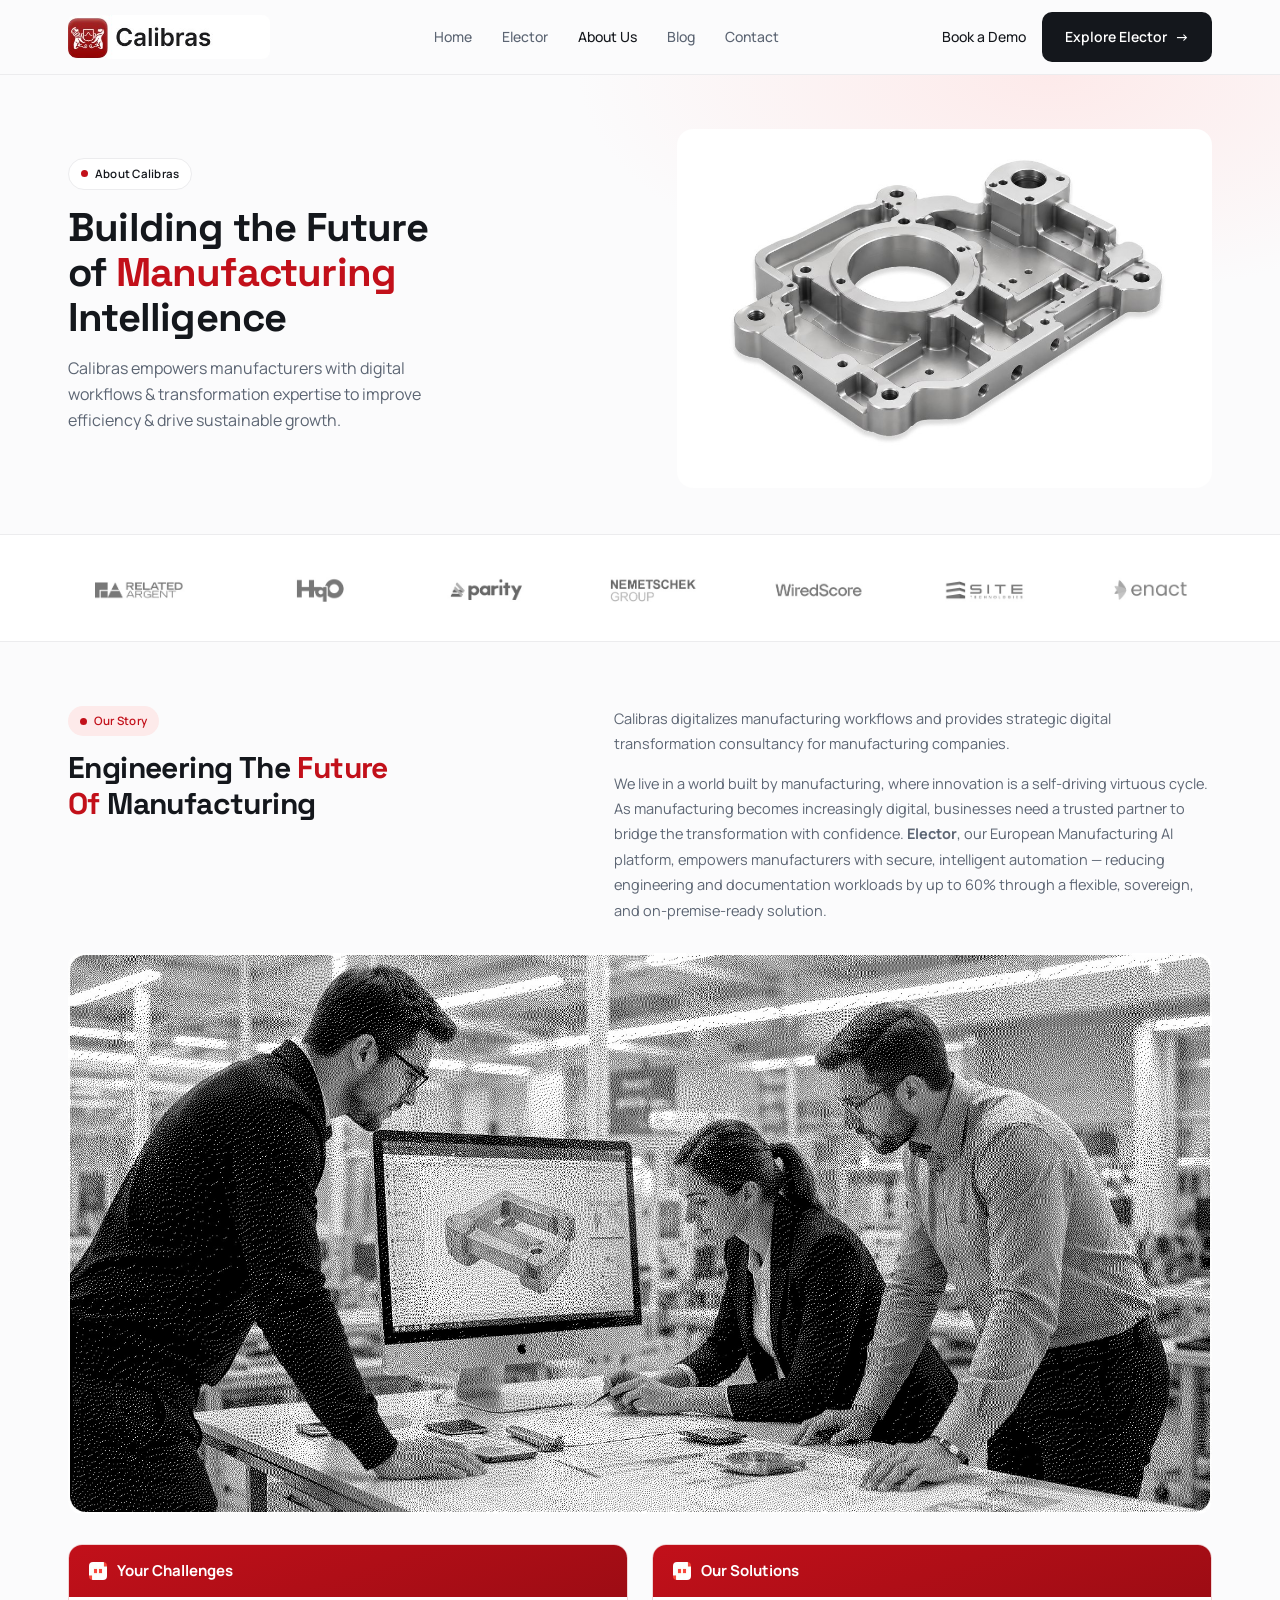
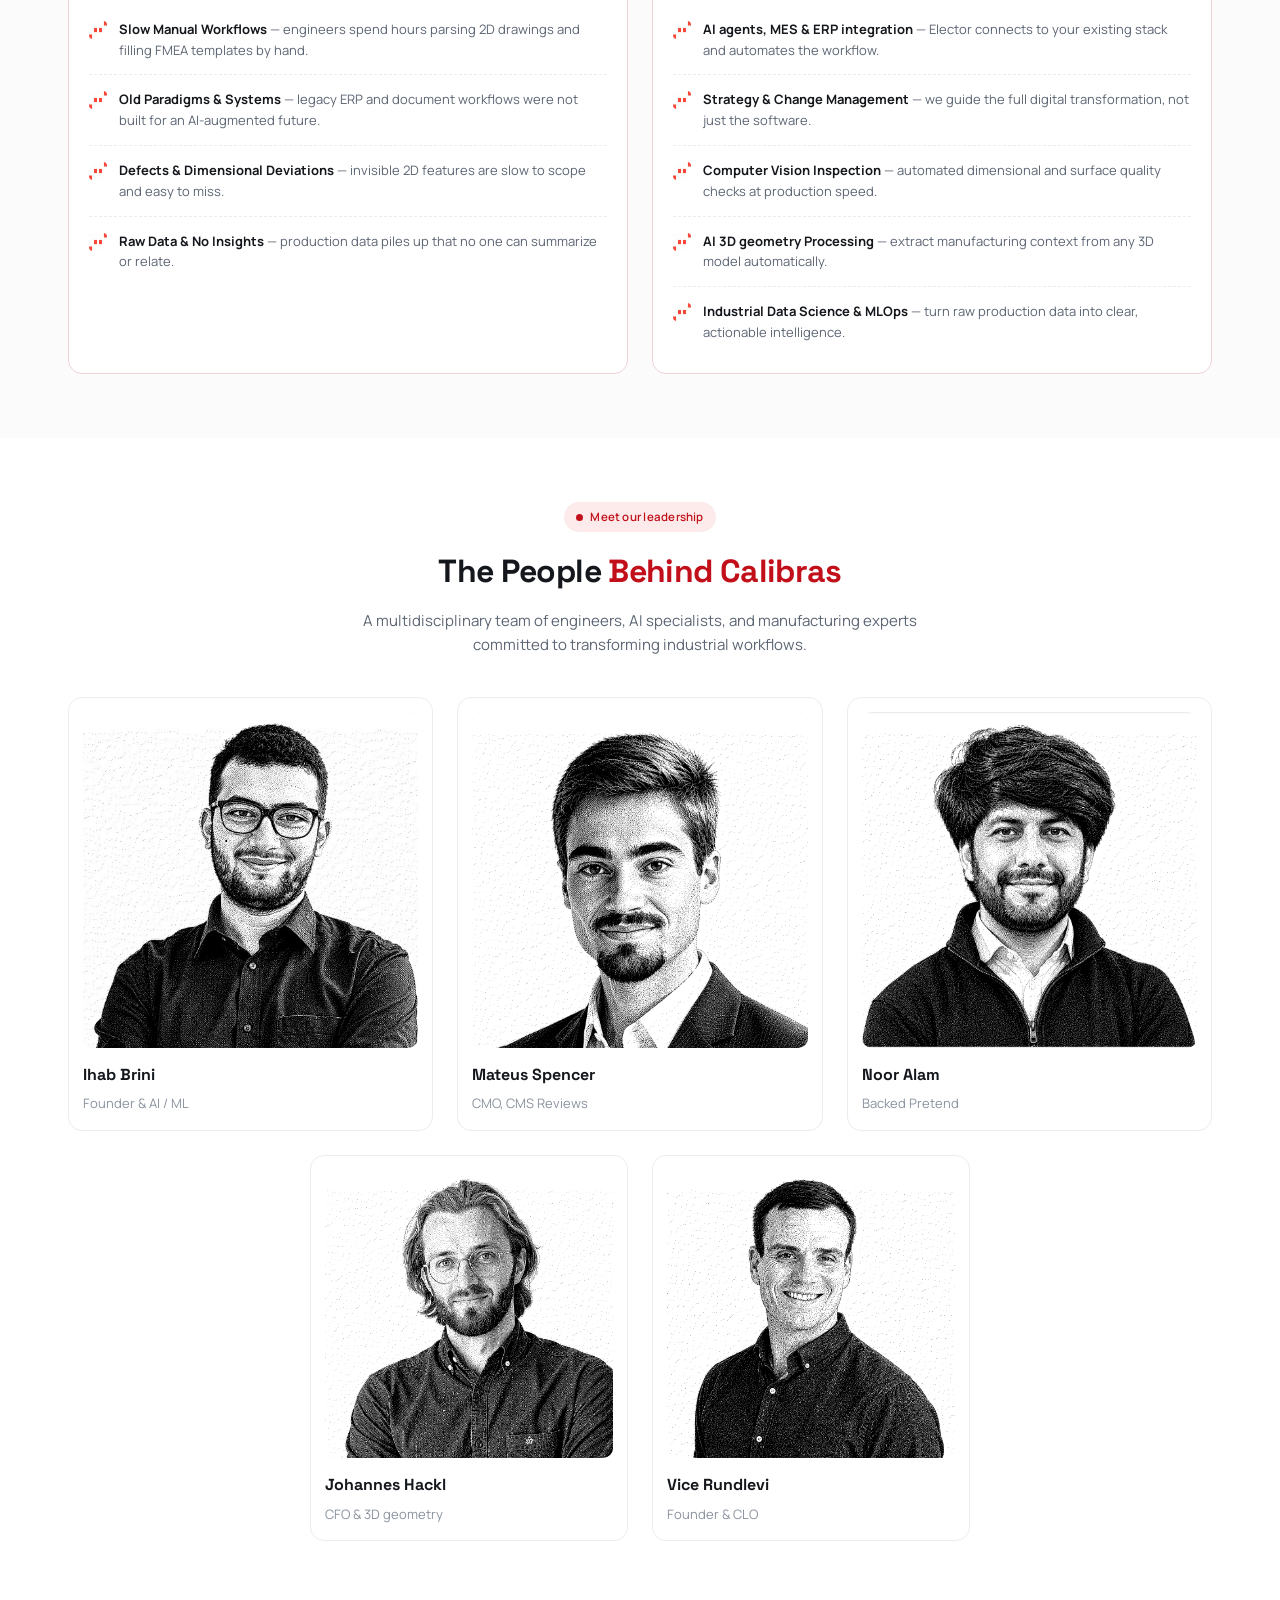
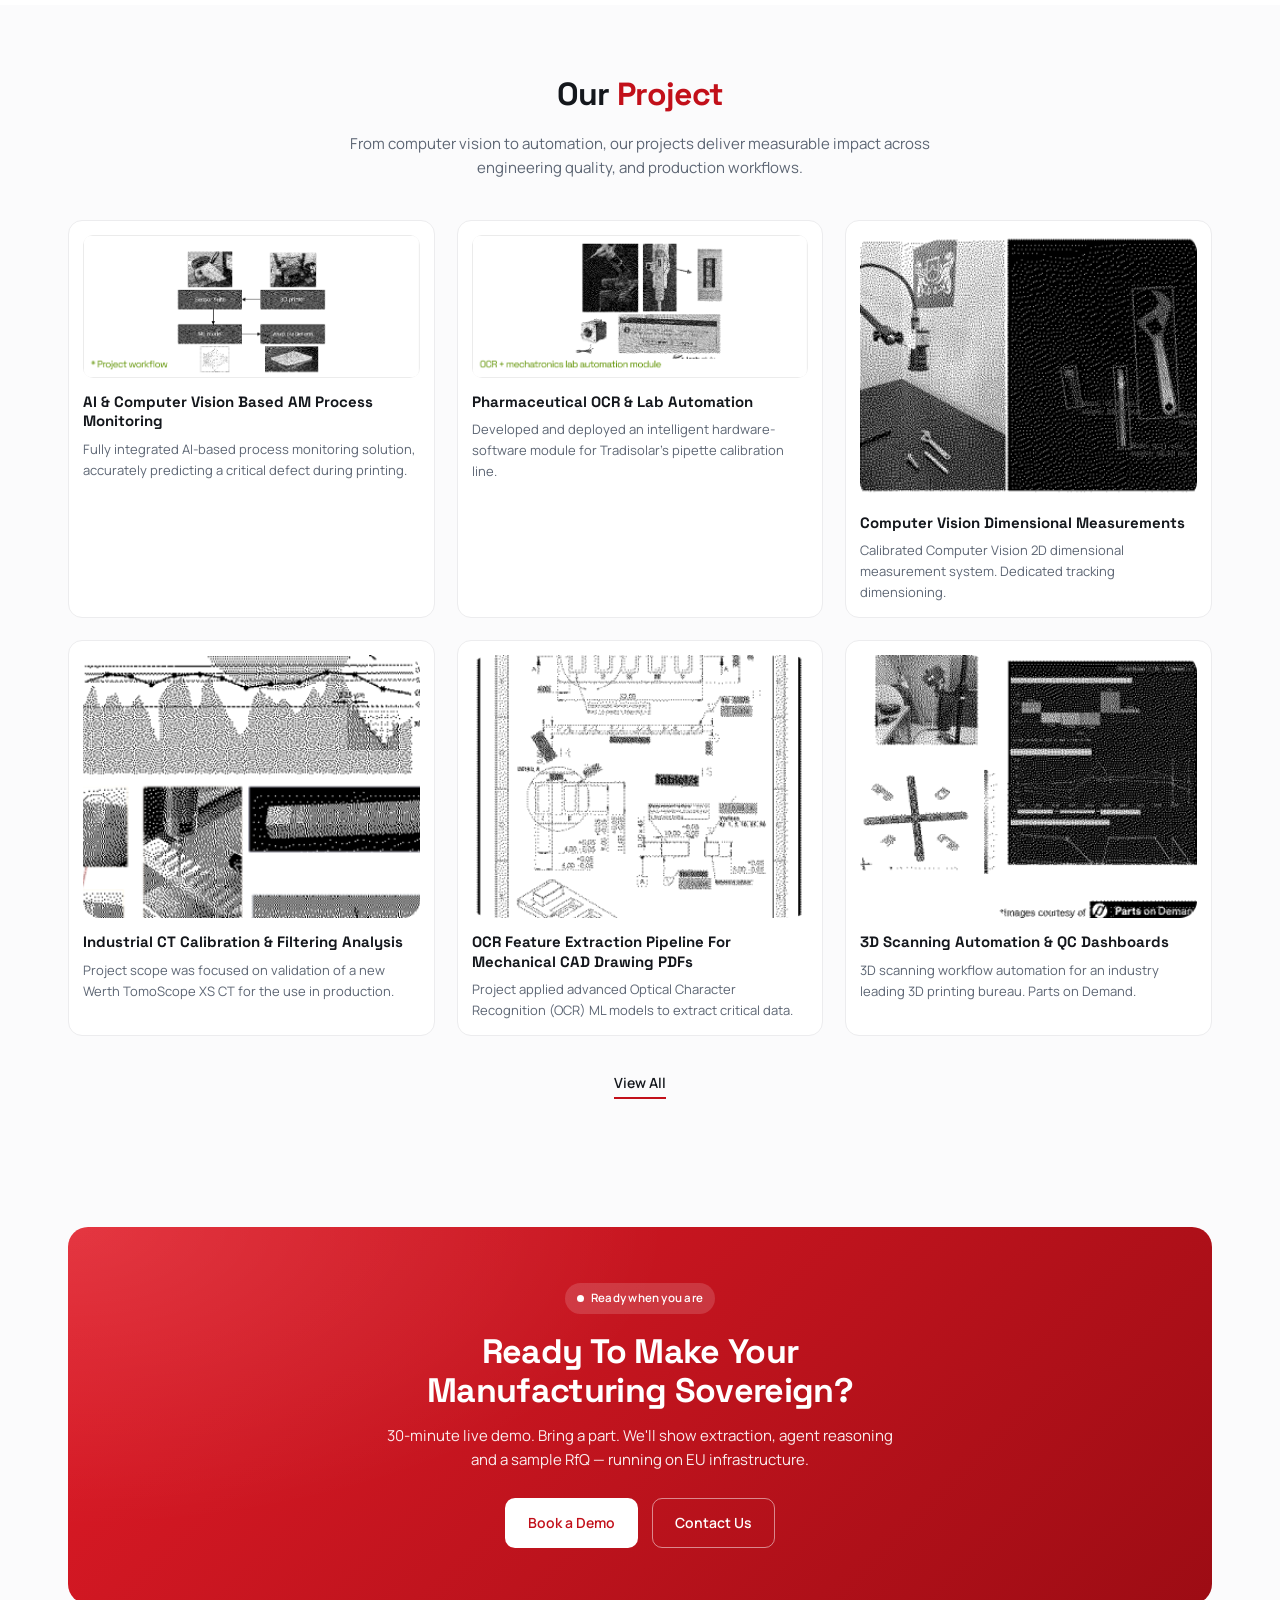
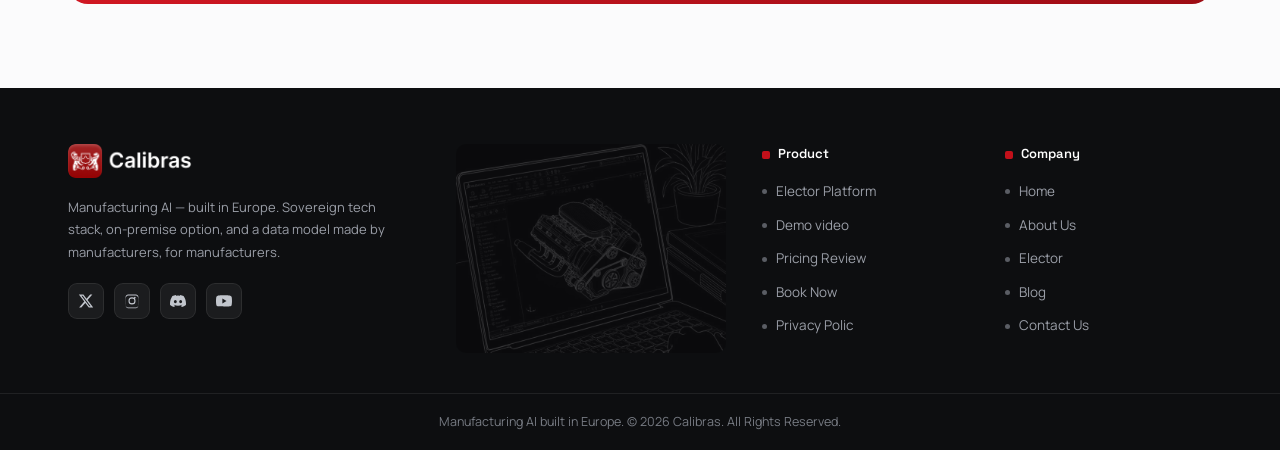
<file: about.html>
<!DOCTYPE html>
<html lang="en">
<head>
  <meta charset="UTF-8" />
  <meta name="viewport" content="width=device-width, initial-scale=1.0" />
  <title>About Calibras — Building the Future of Manufacturing Intelligence</title>
  <link rel="preconnect" href="https://fonts.googleapis.com" />
  <link rel="preconnect" href="https://fonts.gstatic.com" crossorigin />
  <link href="https://fonts.googleapis.com/css2?family=Manrope:wght@400;500;600;700;800&family=Space+Grotesk:wght@400;500;600;700&display=swap" rel="stylesheet" />
  <link rel="stylesheet" href="css/style.css" />
  <link rel="stylesheet" href="css/about.css" />
</head>
<body>
  <div class="page">

    <!-- ===== HEADER ===== -->
    <header class="site-header" id="siteHeader">
      <div class="container header-inner">
        <a href="index.html" class="brand">
          <img src="home/logo.jpg" alt="Calibras" class="brand-logo" />
        </a>
        <nav class="main-nav" id="mainNav">
          <a href="index.html">Home</a>
          <a href="elector.html">Elector</a>
          <a href="about.html" class="active">About Us</a>
          <a href="blog.html">Blog</a>
          <a href="contact.html">Contact</a>
        </nav>
        <div class="header-actions">
          <a href="#" class="link-muted">Book a Demo</a>
          <a href="#" class="btn btn-dark">Explore Elector <span class="arr">&rarr;</span></a>
          <button class="nav-toggle" id="navToggle" aria-label="Menu">
            <span></span><span></span><span></span>
          </button>
        </div>
      </div>
    </header>

    <!-- ===== HERO ===== -->
    <section class="hero about-hero">
      <div class="container hero-grid">
        <div class="hero-copy">
          <span class="badge badge-light"><i class="dot"></i> About Calibras</span>
          <h1>Building the Future<br />of <span class="text-red">Manufacturing</span><br />Intelligence</h1>
          <p class="lead">Calibras empowers manufacturers with digital workflows &amp;
            transformation expertise to improve efficiency &amp; drive sustainable growth.</p>
        </div>
        <div class="hero-media">
          <img src="about/hero_img.jpg" alt="Precision machined part" />
        </div>
      </div>
    </section>

    <!-- ===== BRAND STRIP ===== -->
    <section class="brand-strip">
      <div class="container brand-track">
        <img src="home/brand/brand_01.jpg" alt="brand" />
        <img src="home/brand/brand_02.jpg" alt="brand" />
        <img src="home/brand/brand_03.jpg" alt="brand" />
        <img src="home/brand/brand_04.jpg" alt="brand" />
        <img src="home/brand/brand_05.jpg" alt="brand" />
        <img src="home/brand/brand_06.jpg" alt="brand" />
        <img src="home/brand/brand_07.jpg" alt="brand" />
      </div>
    </section>

    <!-- ===== STORY ===== -->
    <section class="section story-section">
      <div class="container">
        <div class="story-head">
          <div class="story-left">
            <span class="badge badge-soft"><i class="dot"></i> Our Story</span>
            <h2>Engineering The <span class="text-red">Future<br />Of</span> Manufacturing</h2>
          </div>
          <div class="story-right">
            <p>Calibras digitalizes manufacturing workflows and provides strategic
              digital transformation consultancy for manufacturing companies.</p>
            <p>We live in a world built by manufacturing, where innovation is a
              self-driving virtuous cycle. As manufacturing becomes increasingly
              digital, businesses need a trusted partner to bridge the transformation
              with confidence. <strong>Elector</strong>, our European Manufacturing AI
              platform, empowers manufacturers with secure, intelligent automation —
              reducing engineering and documentation workloads by up to 60% through a
              flexible, sovereign, and on-premise-ready solution.</p>
          </div>
        </div>

        <div class="story-image">
          <img src="about/manufacture_img.jpg" alt="Engineering team reviewing a 3D model" />
        </div>

        <div class="cs-grid">
          <div class="cs-card">
            <div class="cs-head"><img src="about/solution_challenge _con.jpg" alt="" /> Your Challenges</div>
            <ul class="cs-list">
              <li>
                <img class="cs-ico" src="about/solution_challenge _con.jpg" alt="" />
                <span><strong>Slow Manual Workflows</strong> — engineers spend hours parsing 2D drawings and filling FMEA templates by hand.</span>
              </li>
              <li>
                <img class="cs-ico" src="about/solution_challenge _con.jpg" alt="" />
                <span><strong>Old Paradigms &amp; Systems</strong> — legacy ERP and document workflows were not built for an AI-augmented future.</span>
              </li>
              <li>
                <img class="cs-ico" src="about/solution_challenge _con.jpg" alt="" />
                <span><strong>Defects &amp; Dimensional Deviations</strong> — invisible 2D features are slow to scope and easy to miss.</span>
              </li>
              <li>
                <img class="cs-ico" src="about/solution_challenge _con.jpg" alt="" />
                <span><strong>Raw Data &amp; No Insights</strong> — production data piles up that no one can summarize or relate.</span>
              </li>
            </ul>
          </div>

          <div class="cs-card">
            <div class="cs-head"><img src="about/solution_challenge _con.jpg" alt="" /> Our Solutions</div>
            <ul class="cs-list">
              <li>
                <img class="cs-ico" src="about/solution_challenge _con.jpg" alt="" />
                <span><strong>AI agents, MES &amp; ERP integration</strong> — Elector connects to your existing stack and automates the workflow.</span>
              </li>
              <li>
                <img class="cs-ico" src="about/solution_challenge _con.jpg" alt="" />
                <span><strong>Strategy &amp; Change Management</strong> — we guide the full digital transformation, not just the software.</span>
              </li>
              <li>
                <img class="cs-ico" src="about/solution_challenge _con.jpg" alt="" />
                <span><strong>Computer Vision Inspection</strong> — automated dimensional and surface quality checks at production speed.</span>
              </li>
              <li>
                <img class="cs-ico" src="about/solution_challenge _con.jpg" alt="" />
                <span><strong>AI 3D geometry Processing</strong> — extract manufacturing context from any 3D model automatically.</span>
              </li>
              <li>
                <img class="cs-ico" src="about/solution_challenge _con.jpg" alt="" />
                <span><strong>Industrial Data Science &amp; MLOps</strong> — turn raw production data into clear, actionable intelligence.</span>
              </li>
            </ul>
          </div>
        </div>
      </div>
    </section>

    <!-- ===== TEAM ===== -->
    <section class="section team-section">
      <div class="container">
        <div class="section-head center">
          <span class="badge badge-soft"><i class="dot"></i> Meet our leadership</span>
          <h2>The People <span class="text-red">Behind Calibras</span></h2>
          <p>A multidisciplinary team of engineers, AI specialists, and manufacturing
            experts committed to transforming industrial workflows.</p>
        </div>

        <div class="team-grid">
          <article class="team-card">
            <div class="team-photo"><img src="about/people_1.jpg" alt="Ihab Brini" /></div>
            <h4>Ihab Brini</h4>
            <span>Founder &amp; AI / ML</span>
          </article>
          <article class="team-card">
            <div class="team-photo"><img src="about/people_2.png" alt="Mateus Spencer" /></div>
            <h4>Mateus Spencer</h4>
            <span>CMO, CMS Reviews</span>
          </article>
          <article class="team-card">
            <div class="team-photo"><img src="about/people3.png" alt="Noor Alam" /></div>
            <h4>Noor Alam</h4>
            <span>Backed Pretend</span>
          </article>
        </div>

        <div class="team-grid team-grid--2">
          <article class="team-card">
            <div class="team-photo"><img src="about/people_4.png" alt="Johannes Hackl" /></div>
            <h4>Johannes Hackl</h4>
            <span>CFO &amp; 3D geometry</span>
          </article>
          <article class="team-card">
            <div class="team-photo"><img src="about/people_5.png" alt="Vice Rundlevi" /></div>
            <h4>Vice Rundlevi</h4>
            <span>Founder &amp; CLO</span>
          </article>
        </div>
      </div>
    </section>

    <!-- ===== OUR PROJECT ===== -->
    <section class="section projects">
      <div class="container">
        <div class="section-head center">
          <h2>Our <span class="text-red">Project</span></h2>
          <p>From computer vision to automation, our projects deliver measurable
            impact across engineering quality, and production workflows.</p>
        </div>
        <div class="projects-grid">
          <article class="project-card">
            <div class="project-thumb"><img src="about/project_01.png" alt="" /></div>
            <h3>AI &amp; Computer Vision Based AM Process Monitoring</h3>
            <p>Fully integrated AI-based process monitoring solution, accurately predicting a critical defect during printing.</p>
          </article>
          <article class="project-card">
            <div class="project-thumb"><img src="about/project_02.png" alt="" /></div>
            <h3>Pharmaceutical OCR &amp; Lab Automation</h3>
            <p>Developed and deployed an intelligent hardware-software module for Tradisolar's pipette calibration line.</p>
          </article>
          <article class="project-card">
            <div class="project-thumb"><img src="about/project_03.png" alt="" /></div>
            <h3>Computer Vision Dimensional Measurements</h3>
            <p>Calibrated Computer Vision 2D dimensional measurement system. Dedicated tracking dimensioning.</p>
          </article>
          <article class="project-card">
            <div class="project-thumb"><img src="about/project_04.png" alt="" /></div>
            <h3>Industrial CT Calibration &amp; Filtering Analysis</h3>
            <p>Project scope was focused on validation of a new Werth TomoScope XS CT for the use in production.</p>
          </article>
          <article class="project-card">
            <div class="project-thumb"><img src="about/project_05.png" alt="" /></div>
            <h3>OCR Feature Extraction Pipeline For Mechanical CAD Drawing PDFs</h3>
            <p>Project applied advanced Optical Character Recognition (OCR) ML models to extract critical data.</p>
          </article>
          <article class="project-card">
            <div class="project-thumb"><img src="about/project_06.png" alt="" /></div>
            <h3>3D Scanning Automation &amp; QC Dashboards</h3>
            <p>3D scanning workflow automation for an industry leading 3D printing bureau. Parts on Demand.</p>
          </article>
        </div>
        <div class="center"><a href="#" class="link-view">View All</a></div>
      </div>
    </section>

    <!-- ===== CTA ===== -->
    <section class="section cta-section">
      <div class="container">
        <div class="cta-banner">
          <span class="badge badge-ghost"><i class="dot"></i> Ready when you are</span>
          <h2>Ready To Make Your<br />Manufacturing Sovereign?</h2>
          <p>30-minute live demo. Bring a part. We'll show extraction, agent
            reasoning and a sample RfQ — running on EU infrastructure.</p>
          <div class="cta-buttons">
            <a href="contact.html" class="btn btn-white">Book a Demo</a>
            <a href="contact.html" class="btn btn-ghost">Contact Us</a>
          </div>
        </div>
      </div>
    </section>

    <!-- ===== FOOTER ===== -->
    <footer class="site-footer">
      <div class="container footer-grid">
        <div class="footer-brand">
          <img src="about/footer_logo.png" alt="Calibras" class="footer-logo" />
          <p>Manufacturing AI — built in Europe. Sovereign tech stack, on-premise
            option, and a data model made by manufacturers, for manufacturers.</p>
          <div class="socials">
            <a href="#" aria-label="X"><svg viewBox="0 0 24 24" fill="currentColor"><path d="M18.244 2.25h3.308l-7.227 8.26 8.502 11.24h-6.66l-5.214-6.817L4.99 21.75H1.68l7.73-8.835L1.254 2.25H8.08l4.713 6.231zm-1.161 17.52h1.833L7.084 4.126H5.117z"/></svg></a>
            <a href="#" aria-label="Instagram"><svg viewBox="0 0 24 24" fill="currentColor"><path d="M12 2.16c3.2 0 3.58.01 4.85.07 1.17.05 1.8.25 2.23.41.56.22.96.48 1.38.9.42.42.68.82.9 1.38.16.42.36 1.06.41 2.23.06 1.27.07 1.65.07 4.85s-.01 3.58-.07 4.85c-.05 1.17-.25 1.8-.41 2.23-.22.56-.48.96-.9 1.38-.42.42-.82.68-1.38.9-.42.16-1.06.36-2.23.41-1.27.06-1.65.07-4.85.07s-3.58-.01-4.85-.07c-1.17-.05-1.8-.25-2.23-.41a3.7 3.7 0 0 1-1.38-.9 3.7 3.7 0 0 1-.9-1.38c-.16-.42-.36-1.06-.41-2.23-.06-1.27-.07-1.65-.07-4.85s.01-3.58.07-4.85c.05-1.17.25-1.8.41-2.23.22-.56.48-.96.9-1.38.42-.42.82-.68 1.38-.9.42-.16 1.06-.36 2.23-.41C8.42 2.17 8.8 2.16 12 2.16zm0 1.62c-3.15 0-3.5.01-4.74.07-1.14.05-1.76.24-2.17.4-.55.21-.94.47-1.35.88-.41.41-.67.8-.88 1.35-.16.41-.35 1.03-.4 2.17-.06 1.24-.07 1.59-.07 4.74s.01 3.5.07 4.74c.05 1.14.24 1.76.4 2.17.21.55.47.94.88 1.35.41.41.8.67 1.35.88.41.16 1.03.35 2.17.4 1.24.06 1.59.07 4.74.07s3.5-.01 4.74-.07c1.14-.05 1.76-.24 2.17-.4.55-.21.94-.47 1.35-.88.41-.41.67-.8.88-1.35.16-.41.35-1.03.4-2.17.06-1.24.07-1.59.07-4.74s-.01-3.5-.07-4.74c-.05-1.14-.24-1.76-.4-2.17a3.6 3.6 0 0 0-.88-1.35 3.6 3.6 0 0 0-1.35-.88c-.41-.16-1.03-.35-2.17-.4-1.24-.06-1.59-.07-4.74-.07zm0 2.76a5.3 5.3 0 1 1 0 10.6 5.3 5.3 0 0 1 0-10.6zm0 1.62a3.68 3.68 0 1 0 0 7.36 3.68 3.68 0 0 0 0-7.36zm5.5-1.18a1.24 1.24 0 1 1-2.48 0 1.24 1.24 0 0 1 2.48 0z"/></svg></a>
            <a href="#" aria-label="Discord"><svg viewBox="0 0 24 24" fill="currentColor"><path d="M20.317 4.37a19.8 19.8 0 0 0-4.885-1.515.07.07 0 0 0-.078.035c-.21.375-.444.864-.608 1.25a18.3 18.3 0 0 0-5.487 0 12.6 12.6 0 0 0-.617-1.25.07.07 0 0 0-.078-.035A19.7 19.7 0 0 0 3.677 4.37a.06.06 0 0 0-.03.025C.533 9.046-.32 13.58.099 18.057a.08.08 0 0 0 .031.054 19.9 19.9 0 0 0 5.993 3.03.08.08 0 0 0 .084-.028c.462-.63.873-1.295 1.226-1.994a.076.076 0 0 0-.041-.106 13.1 13.1 0 0 1-1.872-.892.077.077 0 0 1-.008-.128c.126-.094.252-.192.372-.291a.07.07 0 0 1 .077-.01c3.928 1.793 8.18 1.793 12.061 0a.07.07 0 0 1 .078.009c.12.099.246.198.373.292a.077.077 0 0 1-.006.127c-.598.349-1.22.645-1.873.891a.076.076 0 0 0-.04.107c.36.698.772 1.362 1.225 1.993a.077.077 0 0 0 .084.028 19.8 19.8 0 0 0 6.002-3.03.077.077 0 0 0 .032-.054c.5-5.177-.838-9.674-3.549-13.66a.06.06 0 0 0-.031-.025zM8.02 15.33c-1.183 0-2.157-1.085-2.157-2.42 0-1.333.955-2.42 2.157-2.42 1.21 0 2.176 1.096 2.157 2.42 0 1.335-.955 2.42-2.157 2.42zm7.975 0c-1.183 0-2.157-1.085-2.157-2.42 0-1.333.955-2.42 2.157-2.42 1.21 0 2.176 1.096 2.157 2.42 0 1.335-.946 2.42-2.157 2.42z"/></svg></a>
            <a href="#" aria-label="YouTube"><svg viewBox="0 0 24 24" fill="currentColor"><path d="M23.498 6.186a3.02 3.02 0 0 0-2.122-2.136C19.505 3.545 12 3.545 12 3.545s-7.505 0-9.377.505A3.02 3.02 0 0 0 .502 6.186C0 8.07 0 12 0 12s0 3.93.502 5.814a3.02 3.02 0 0 0 2.121 2.136c1.872.505 9.377.505 9.377.505s7.505 0 9.377-.505a3.02 3.02 0 0 0 2.122-2.136C24 15.93 24 12 24 12s0-3.93-.502-5.814zM9.546 15.568V8.432L15.818 12z"/></svg></a>
          </div>
        </div>
        <div class="footer-watermark-col">
          <img src="home/footer.jpg" alt="Calibras CAD" class="footer-watermark" />
        </div>
        <div class="footer-col">
          <h4><i class="sq"></i> Product</h4>
          <a href="elector.html">Elector Platform</a>
          <a href="#">Demo video</a>
          <a href="#">Pricing Review</a>
          <a href="#">Book Now</a>
          <a href="#">Privacy Polic</a>
        </div>
        <div class="footer-col">
          <h4><i class="sq"></i> Company</h4>
          <a href="index.html">Home</a>
          <a href="about.html">About Us</a>
          <a href="elector.html">Elector</a>
          <a href="blog.html">Blog</a>
          <a href="contact.html">Contact Us</a>
        </div>
      </div>
      <div class="footer-bottom">
        <div class="container">
          <span>Manufacturing AI built in Europe. © 2026 Calibras. All Rights Reserved.</span>
        </div>
      </div>
    </footer>

  </div>
  <script src="js/script.js"></script>
</body>
</html>
</file>
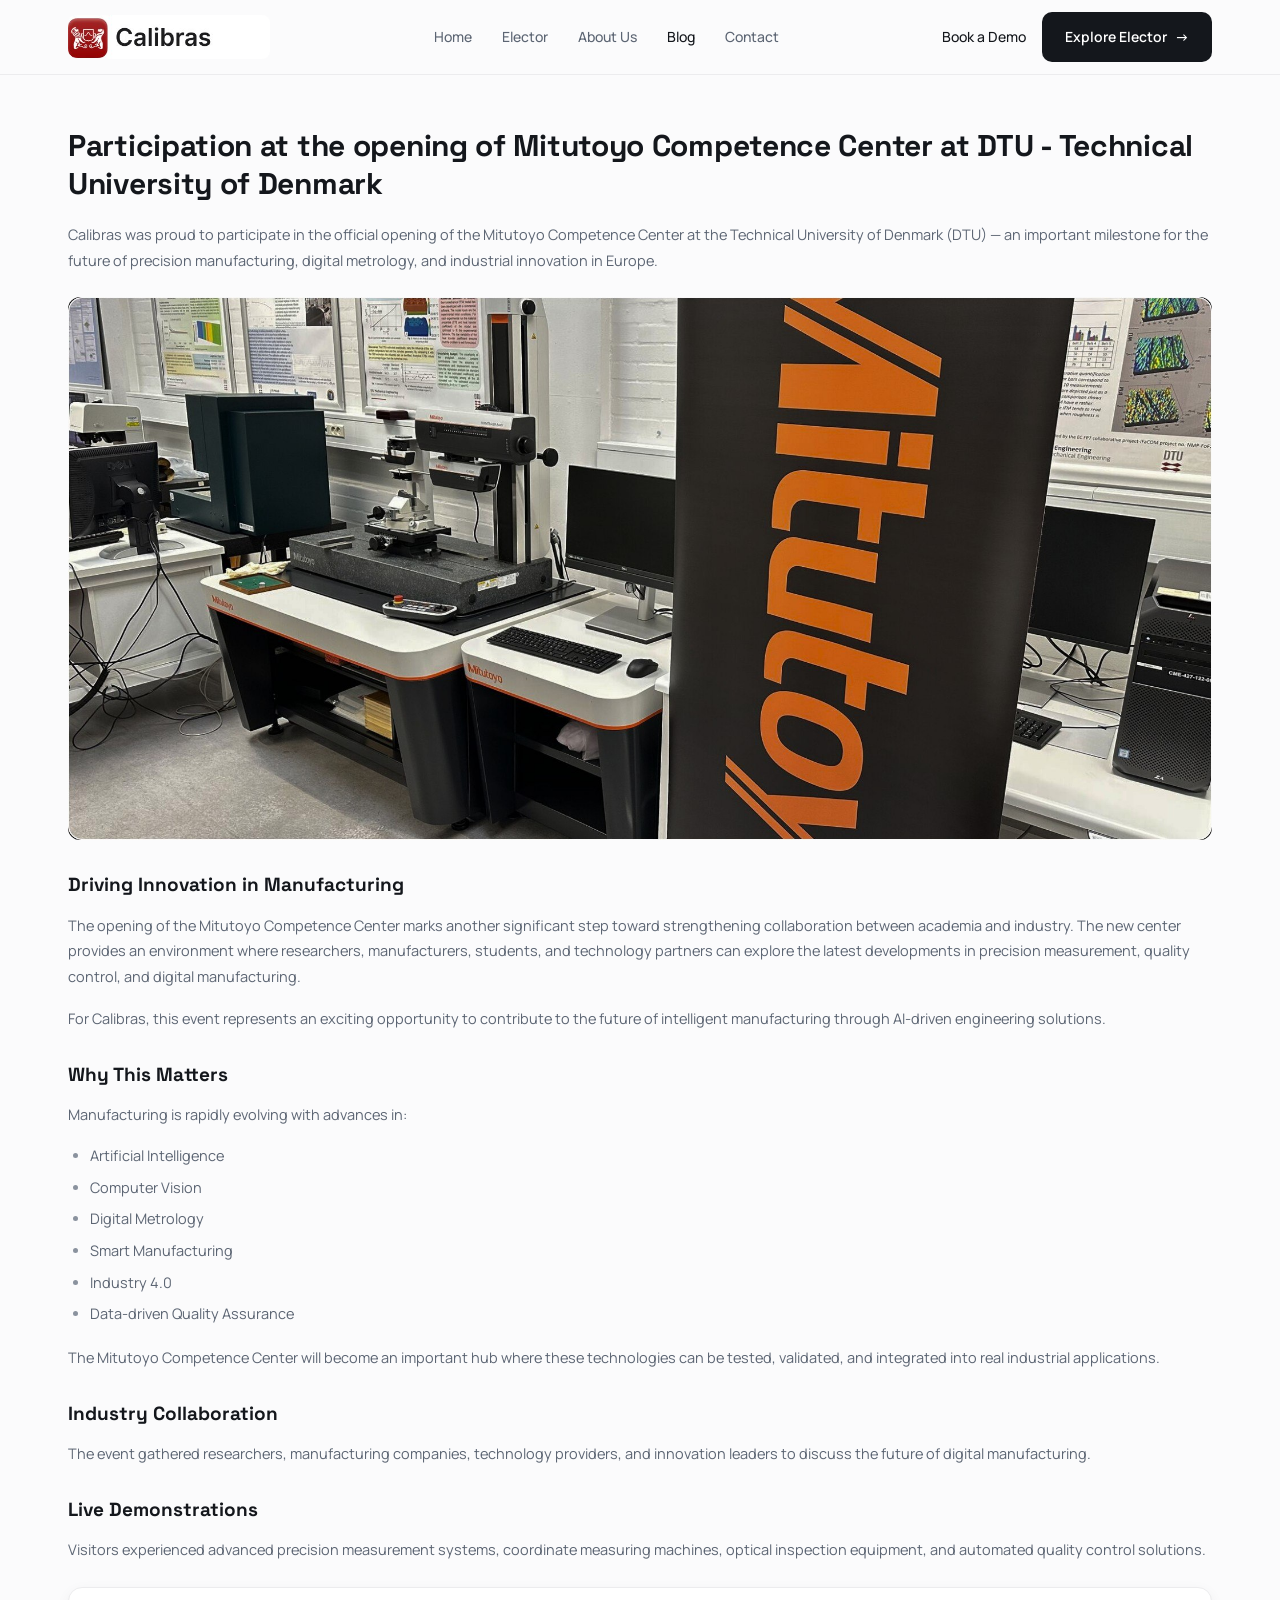
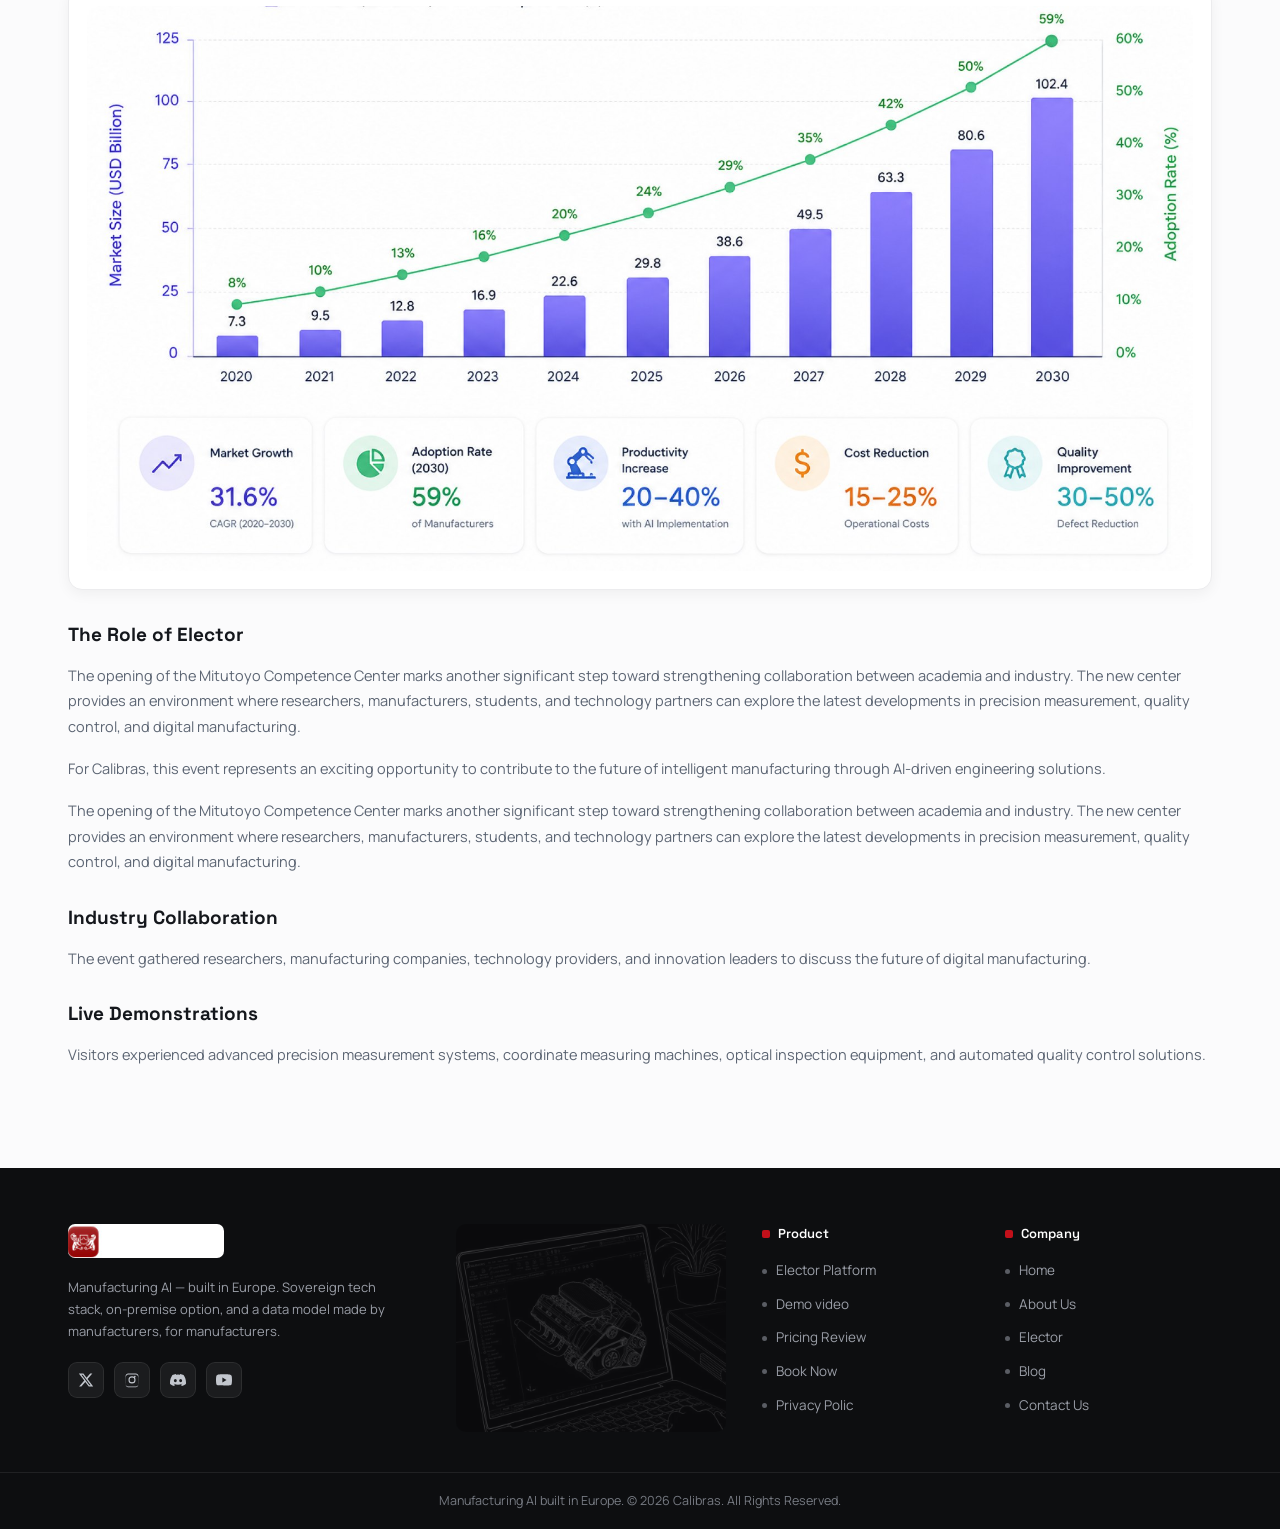
<file: blog-detail.html>
<!DOCTYPE html>
<html lang="en">
<head>
  <meta charset="UTF-8" />
  <meta name="viewport" content="width=device-width, initial-scale=1.0" />
  <title>Participation at the opening of Mitutoyo Competence Center at DTU | Calibras</title>
  <link rel="preconnect" href="https://fonts.googleapis.com" />
  <link rel="preconnect" href="https://fonts.gstatic.com" crossorigin />
  <link href="https://fonts.googleapis.com/css2?family=Manrope:wght@400;500;600;700;800&family=Space+Grotesk:wght@400;500;600;700&display=swap" rel="stylesheet" />
  <link rel="stylesheet" href="css/style.css" />
  <link rel="stylesheet" href="css/blog-detail.css" />
</head>
<body>
  <div class="page">

    <!-- ===== HEADER ===== -->
    <header class="site-header" id="siteHeader">
      <div class="container header-inner">
        <a href="index.html" class="brand">
          <img src="home/logo.jpg" alt="Calibras" class="brand-logo" />
        </a>
        <nav class="main-nav" id="mainNav">
          <a href="index.html">Home</a>
          <a href="elector.html">Elector</a>
          <a href="#">About Us</a>
          <a href="#" class="active">Blog</a>
          <a href="contact.html">Contact</a>
        </nav>
        <div class="header-actions">
          <a href="#" class="link-muted">Book a Demo</a>
          <a href="#" class="btn btn-dark">Explore Elector <span class="arr">&rarr;</span></a>
          <button class="nav-toggle" id="navToggle" aria-label="Menu">
            <span></span><span></span><span></span>
          </button>
        </div>
      </div>
    </header>

    <!-- ===== ARTICLE ===== -->
    <article class="article">
      <div class="container">
        <div class="article-inner">

          <h1>Participation at the opening of Mitutoyo Competence Center at DTU
            - Technical University of Denmark</h1>

          <p class="article-intro">Calibras was proud to participate in the official
            opening of the Mitutoyo Competence Center at the Technical University of
            Denmark (DTU) — an important milestone for the future of precision
            manufacturing, digital metrology, and industrial innovation in Europe.</p>

          <div class="article-hero">
            <img src="blog_details/blog_details.jpg" alt="Mitutoyo Competence Center at DTU" />
          </div>

          <h3>Driving Innovation in Manufacturing</h3>
          <p>The opening of the Mitutoyo Competence Center marks another significant
            step toward strengthening collaboration between academia and industry.
            The new center provides an environment where researchers, manufacturers,
            students, and technology partners can explore the latest developments in
            precision measurement, quality control, and digital manufacturing.</p>
          <p>For Calibras, this event represents an exciting opportunity to contribute
            to the future of intelligent manufacturing through AI-driven engineering
            solutions.</p>

          <h3>Why This Matters</h3>
          <p>Manufacturing is rapidly evolving with advances in:</p>
          <ul>
            <li>Artificial Intelligence</li>
            <li>Computer Vision</li>
            <li>Digital Metrology</li>
            <li>Smart Manufacturing</li>
            <li>Industry 4.0</li>
            <li>Data-driven Quality Assurance</li>
          </ul>
          <p>The Mitutoyo Competence Center will become an important hub where these
            technologies can be tested, validated, and integrated into real
            industrial applications.</p>

          <h3>Industry Collaboration</h3>
          <p>The event gathered researchers, manufacturing companies, technology
            providers, and innovation leaders to discuss the future of digital
            manufacturing.</p>

          <h3>Live Demonstrations</h3>
          <p>Visitors experienced advanced precision measurement systems, coordinate
            measuring machines, optical inspection equipment, and automated quality
            control solutions.</p>

          <div class="article-chart">
            <img src="blog_details/chart.jpg" alt="Manufacturing AI market growth chart" />
          </div>

          <h3>The Role of Elector</h3>
          <p>The opening of the Mitutoyo Competence Center marks another significant
            step toward strengthening collaboration between academia and industry.
            The new center provides an environment where researchers, manufacturers,
            students, and technology partners can explore the latest developments in
            precision measurement, quality control, and digital manufacturing.</p>
          <p>For Calibras, this event represents an exciting opportunity to contribute
            to the future of intelligent manufacturing through AI-driven engineering
            solutions.</p>
          <p>The opening of the Mitutoyo Competence Center marks another significant
            step toward strengthening collaboration between academia and industry.
            The new center provides an environment where researchers, manufacturers,
            students, and technology partners can explore the latest developments in
            precision measurement, quality control, and digital manufacturing.</p>

          <h3>Industry Collaboration</h3>
          <p>The event gathered researchers, manufacturing companies, technology
            providers, and innovation leaders to discuss the future of digital
            manufacturing.</p>

          <h3>Live Demonstrations</h3>
          <p>Visitors experienced advanced precision measurement systems, coordinate
            measuring machines, optical inspection equipment, and automated quality
            control solutions.</p>

        </div>
      </div>
    </article>

    <!-- ===== FOOTER ===== -->
    <footer class="site-footer">
      <div class="container footer-grid">
        <div class="footer-brand">
          <img src="home/footer_logo.jpg" alt="Calibras" class="footer-logo" />
          <p>Manufacturing AI — built in Europe. Sovereign tech stack, on-premise
            option, and a data model made by manufacturers, for manufacturers.</p>
          <div class="socials">
            <a href="#" aria-label="X"><svg viewBox="0 0 24 24" fill="currentColor"><path d="M18.244 2.25h3.308l-7.227 8.26 8.502 11.24h-6.66l-5.214-6.817L4.99 21.75H1.68l7.73-8.835L1.254 2.25H8.08l4.713 6.231zm-1.161 17.52h1.833L7.084 4.126H5.117z"/></svg></a>
            <a href="#" aria-label="Instagram"><svg viewBox="0 0 24 24" fill="currentColor"><path d="M12 2.16c3.2 0 3.58.01 4.85.07 1.17.05 1.8.25 2.23.41.56.22.96.48 1.38.9.42.42.68.82.9 1.38.16.42.36 1.06.41 2.23.06 1.27.07 1.65.07 4.85s-.01 3.58-.07 4.85c-.05 1.17-.25 1.8-.41 2.23-.22.56-.48.96-.9 1.38-.42.42-.82.68-1.38.9-.42.16-1.06.36-2.23.41-1.27.06-1.65.07-4.85.07s-3.58-.01-4.85-.07c-1.17-.05-1.8-.25-2.23-.41a3.7 3.7 0 0 1-1.38-.9 3.7 3.7 0 0 1-.9-1.38c-.16-.42-.36-1.06-.41-2.23-.06-1.27-.07-1.65-.07-4.85s.01-3.58.07-4.85c.05-1.17.25-1.8.41-2.23.22-.56.48-.96.9-1.38.42-.42.82-.68 1.38-.9.42-.16 1.06-.36 2.23-.41C8.42 2.17 8.8 2.16 12 2.16zm0 1.62c-3.15 0-3.5.01-4.74.07-1.14.05-1.76.24-2.17.4-.55.21-.94.47-1.35.88-.41.41-.67.8-.88 1.35-.16.41-.35 1.03-.4 2.17-.06 1.24-.07 1.59-.07 4.74s.01 3.5.07 4.74c.05 1.14.24 1.76.4 2.17.21.55.47.94.88 1.35.41.41.8.67 1.35.88.41.16 1.03.35 2.17.4 1.24.06 1.59.07 4.74.07s3.5-.01 4.74-.07c1.14-.05 1.76-.24 2.17-.4.55-.21.94-.47 1.35-.88.41-.41.67-.8.88-1.35.16-.41.35-1.03.4-2.17.06-1.24.07-1.59.07-4.74s-.01-3.5-.07-4.74c-.05-1.14-.24-1.76-.4-2.17a3.6 3.6 0 0 0-.88-1.35 3.6 3.6 0 0 0-1.35-.88c-.41-.16-1.03-.35-2.17-.4-1.24-.06-1.59-.07-4.74-.07zm0 2.76a5.3 5.3 0 1 1 0 10.6 5.3 5.3 0 0 1 0-10.6zm0 1.62a3.68 3.68 0 1 0 0 7.36 3.68 3.68 0 0 0 0-7.36zm5.5-1.18a1.24 1.24 0 1 1-2.48 0 1.24 1.24 0 0 1 2.48 0z"/></svg></a>
            <a href="#" aria-label="Discord"><svg viewBox="0 0 24 24" fill="currentColor"><path d="M20.317 4.37a19.8 19.8 0 0 0-4.885-1.515.07.07 0 0 0-.078.035c-.21.375-.444.864-.608 1.25a18.3 18.3 0 0 0-5.487 0 12.6 12.6 0 0 0-.617-1.25.07.07 0 0 0-.078-.035A19.7 19.7 0 0 0 3.677 4.37a.06.06 0 0 0-.03.025C.533 9.046-.32 13.58.099 18.057a.08.08 0 0 0 .031.054 19.9 19.9 0 0 0 5.993 3.03.08.08 0 0 0 .084-.028c.462-.63.873-1.295 1.226-1.994a.076.076 0 0 0-.041-.106 13.1 13.1 0 0 1-1.872-.892.077.077 0 0 1-.008-.128c.126-.094.252-.192.372-.291a.07.07 0 0 1 .077-.01c3.928 1.793 8.18 1.793 12.061 0a.07.07 0 0 1 .078.009c.12.099.246.198.373.292a.077.077 0 0 1-.006.127c-.598.349-1.22.645-1.873.891a.076.076 0 0 0-.04.107c.36.698.772 1.362 1.225 1.993a.077.077 0 0 0 .084.028 19.8 19.8 0 0 0 6.002-3.03.077.077 0 0 0 .032-.054c.5-5.177-.838-9.674-3.549-13.66a.06.06 0 0 0-.031-.025zM8.02 15.33c-1.183 0-2.157-1.085-2.157-2.42 0-1.333.955-2.42 2.157-2.42 1.21 0 2.176 1.096 2.157 2.42 0 1.335-.955 2.42-2.157 2.42zm7.975 0c-1.183 0-2.157-1.085-2.157-2.42 0-1.333.955-2.42 2.157-2.42 1.21 0 2.176 1.096 2.157 2.42 0 1.335-.946 2.42-2.157 2.42z"/></svg></a>
            <a href="#" aria-label="YouTube"><svg viewBox="0 0 24 24" fill="currentColor"><path d="M23.498 6.186a3.02 3.02 0 0 0-2.122-2.136C19.505 3.545 12 3.545 12 3.545s-7.505 0-9.377.505A3.02 3.02 0 0 0 .502 6.186C0 8.07 0 12 0 12s0 3.93.502 5.814a3.02 3.02 0 0 0 2.121 2.136c1.872.505 9.377.505 9.377.505s7.505 0 9.377-.505a3.02 3.02 0 0 0 2.122-2.136C24 15.93 24 12 24 12s0-3.93-.502-5.814zM9.546 15.568V8.432L15.818 12z"/></svg></a>
          </div>
        </div>
        <div class="footer-watermark-col">
          <img src="home/footer.jpg" alt="Calibras CAD" class="footer-watermark" />
        </div>
        <div class="footer-col">
          <h4><i class="sq"></i> Product</h4>
          <a href="elector.html">Elector Platform</a>
          <a href="#">Demo video</a>
          <a href="#">Pricing Review</a>
          <a href="#">Book Now</a>
          <a href="#">Privacy Polic</a>
        </div>
        <div class="footer-col">
          <h4><i class="sq"></i> Company</h4>
          <a href="index.html">Home</a>
          <a href="#">About Us</a>
          <a href="elector.html">Elector</a>
          <a href="#">Blog</a>
          <a href="contact.html">Contact Us</a>
        </div>
      </div>
      <div class="footer-bottom">
        <div class="container">
          <span>Manufacturing AI built in Europe. © 2026 Calibras. All Rights Reserved.</span>
        </div>
      </div>
    </footer>

  </div>
  <script src="js/script.js"></script>
</body>
</html>
</file>
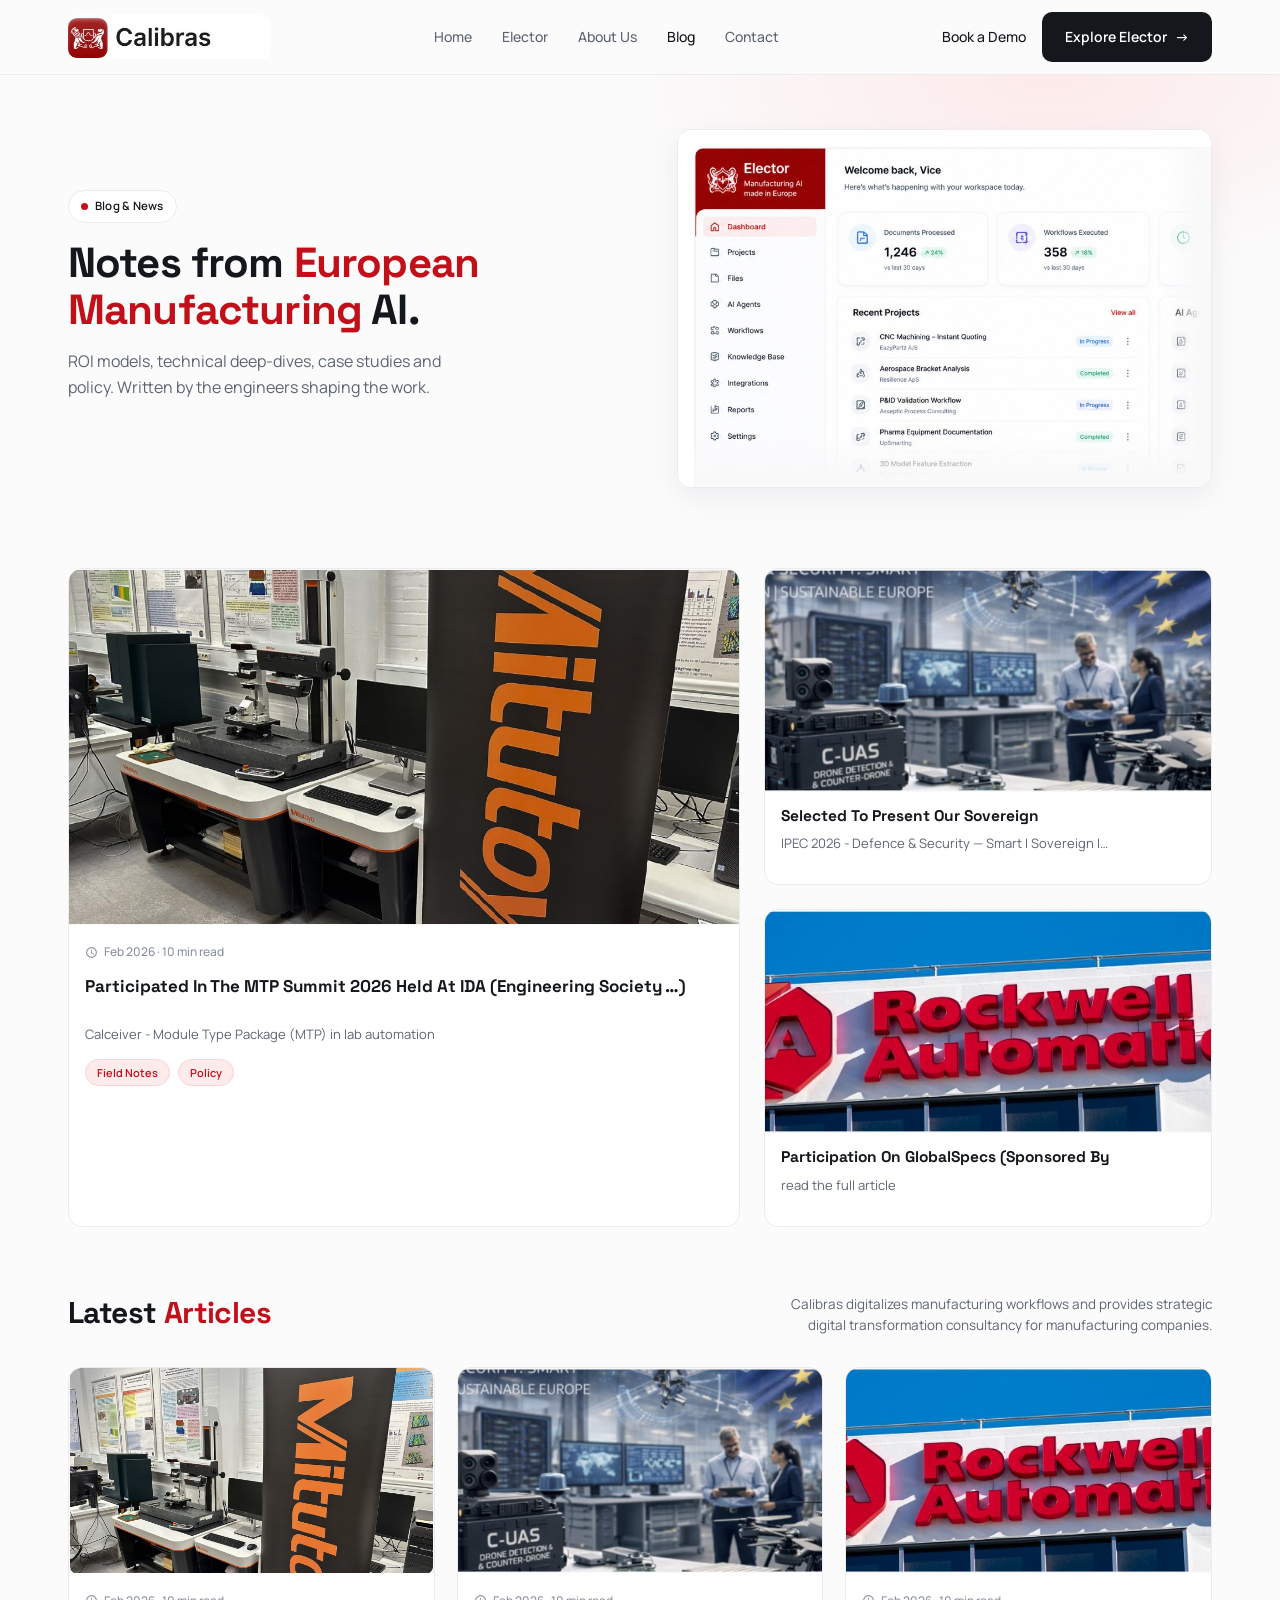
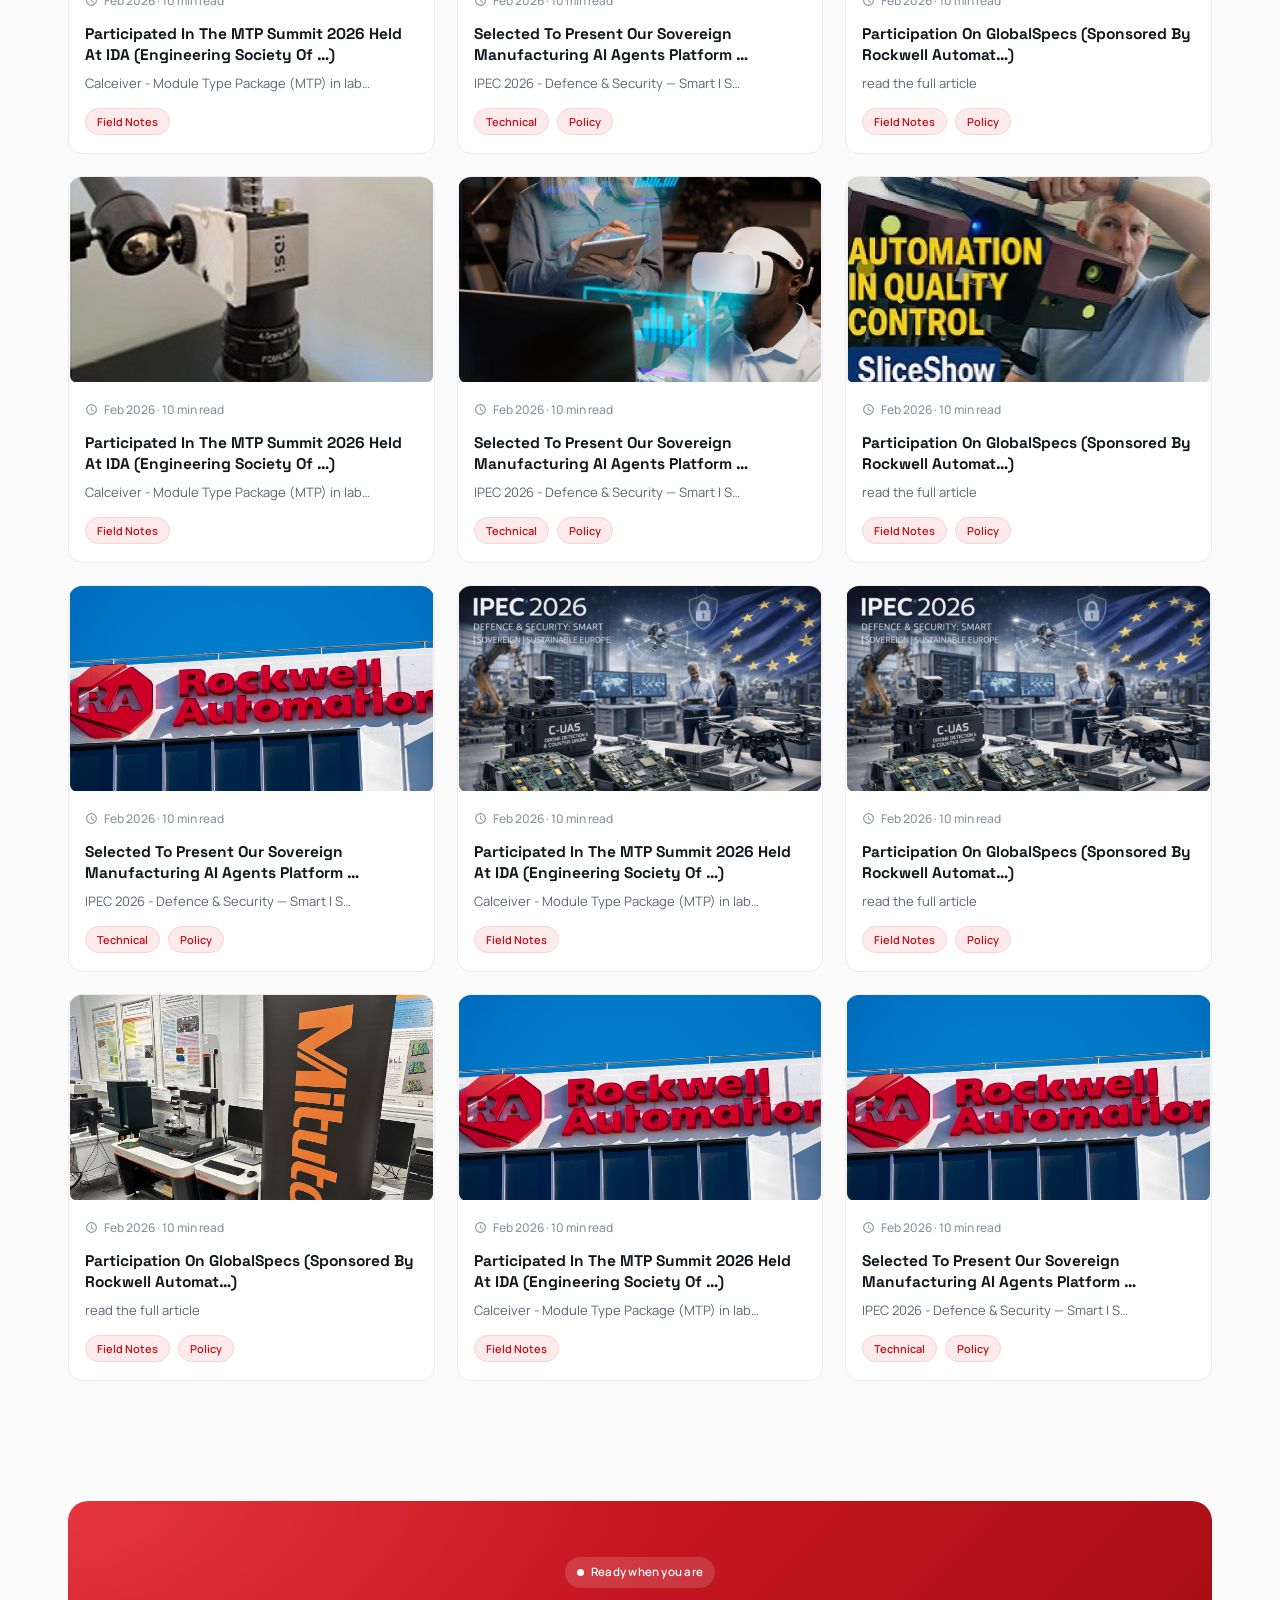
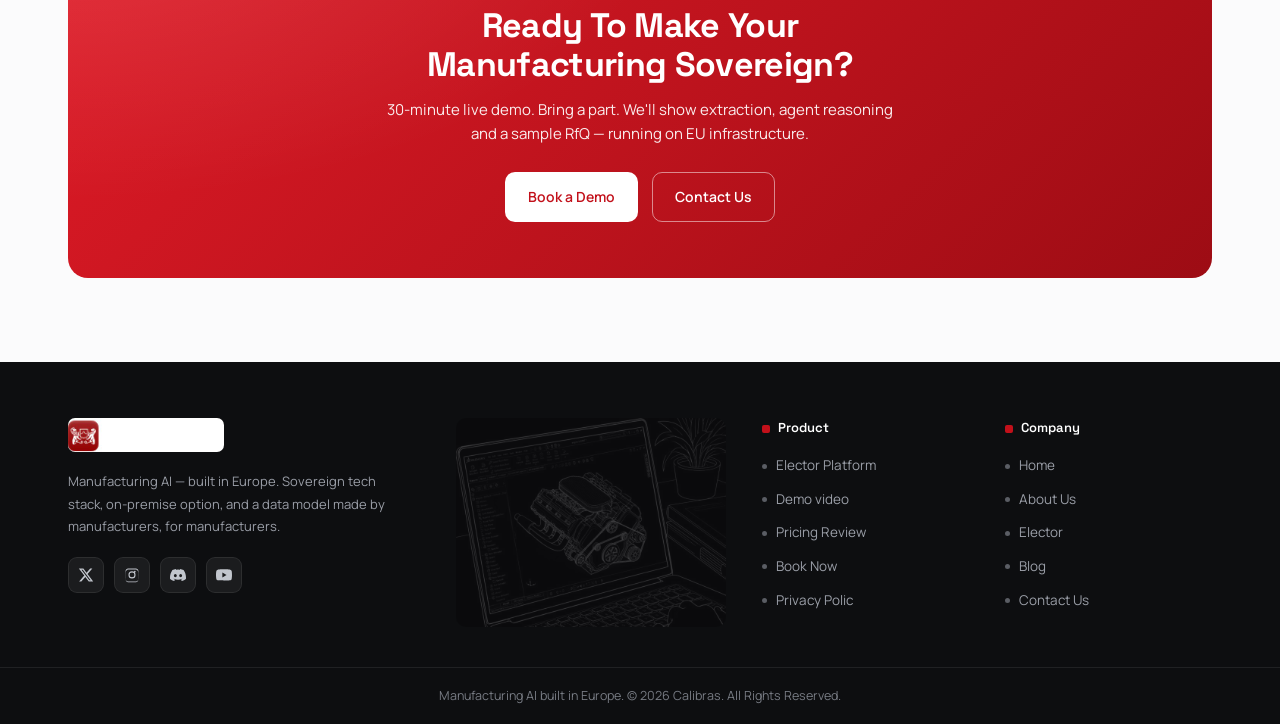
<file: blog.html>
<!DOCTYPE html>
<html lang="en">
<head>
  <meta charset="UTF-8" />
  <meta name="viewport" content="width=device-width, initial-scale=1.0" />
  <title>Blog & News — Notes from European Manufacturing AI | Calibras</title>
  <link rel="preconnect" href="https://fonts.googleapis.com" />
  <link rel="preconnect" href="https://fonts.gstatic.com" crossorigin />
  <link href="https://fonts.googleapis.com/css2?family=Manrope:wght@400;500;600;700;800&family=Space+Grotesk:wght@400;500;600;700&display=swap" rel="stylesheet" />
  <link rel="stylesheet" href="css/style.css" />
  <link rel="stylesheet" href="css/blog.css" />
</head>
<body>
  <div class="page">

    <!-- ===== HEADER ===== -->
    <header class="site-header" id="siteHeader">
      <div class="container header-inner">
        <a href="index.html" class="brand">
          <img src="home/logo.jpg" alt="Calibras" class="brand-logo" />
        </a>
        <nav class="main-nav" id="mainNav">
          <a href="index.html">Home</a>
          <a href="elector.html">Elector</a>
          <a href="#">About Us</a>
          <a href="blog.html" class="active">Blog</a>
          <a href="contact.html">Contact</a>
        </nav>
        <div class="header-actions">
          <a href="#" class="link-muted">Book a Demo</a>
          <a href="#" class="btn btn-dark">Explore Elector <span class="arr">&rarr;</span></a>
          <button class="nav-toggle" id="navToggle" aria-label="Menu">
            <span></span><span></span><span></span>
          </button>
        </div>
      </div>
    </header>

    <!-- ===== HERO ===== -->
    <section class="hero blog-hero">
      <div class="container hero-grid">
        <div class="hero-copy">
          <span class="badge badge-light"><i class="dot"></i> Blog &amp; News</span>
          <h1>Notes from <span class="text-red">European Manufacturing</span> AI.</h1>
          <p class="lead">ROI models, technical deep-dives, case studies and policy.
            Written by the engineers shaping the work.</p>
        </div>
        <div class="hero-media">
          <img src="blog/hero_image.jpg" alt="Elector dashboard" />
        </div>
      </div>
    </section>

    <!-- ===== FEATURED ===== -->
    <section class="section featured-section">
      <div class="container">
        <div class="featured-grid">
          <article class="news-card featured-main">
            <div class="news-thumb"><img src="blog/main_blog.jpg" alt="" /></div>
            <div class="news-body">
              <span class="news-meta">Feb 2026 · 10 min read</span>
              <h3>Participated In The MTP Summit 2026 Held At IDA (Engineering Society …)</h3>
              <p>Calceiver - Module Type Package (MTP) in lab automation</p>
              <div class="news-tags"><span class="tag tag--red">Field Notes</span><span class="tag tag--red">Policy</span></div>
            </div>
          </article>

          <div class="featured-side">
            <article class="news-card">
              <div class="news-thumb"><img src="blog/001.jpg" alt="" /></div>
              <div class="news-body">
                <h3>Selected To Present Our Sovereign</h3>
                <p>IPEC 2026 - Defence &amp; Security — Smart I Sovereign I…</p>
              </div>
            </article>
            <article class="news-card">
              <div class="news-thumb"><img src="blog/002.jpg" alt="" /></div>
              <div class="news-body">
                <h3>Participation On GlobalSpecs (Sponsored By</h3>
                <p>read the full article</p>
              </div>
            </article>
          </div>
        </div>
      </div>
    </section>

    <!-- ===== LATEST ARTICLES ===== -->
    <section class="section latest-section">
      <div class="container">
        <div class="latest-head">
          <h2>Latest <span class="text-red">Articles</span></h2>
          <p>Calibras digitalizes manufacturing workflows and provides strategic
            digital transformation consultancy for manufacturing companies.</p>
        </div>
        <div class="news-grid latest-grid">

          <!-- Type A · MTP -->
          <article class="news-card">
            <div class="news-thumb"><img src="blog/006.png" alt="" /></div>
            <div class="news-body">
              <span class="news-meta">Feb 2026 · 10 min read</span>
              <h3>Participated In The MTP Summit 2026 Held At IDA (Engineering Society Of …)</h3>
              <p>Calceiver - Module Type Package (MTP) in lab automation</p>
              <div class="news-tags"><span class="tag tag--red">Field Notes</span></div>
            </div>
          </article>
          <!-- Type B · Sovereign -->
          <article class="news-card">
            <div class="news-thumb"><img src="blog/001.jpg" alt="" /></div>
            <div class="news-body">
              <span class="news-meta">Feb 2026 · 10 min read</span>
              <h3>Selected To Present Our Sovereign Manufacturing AI Agents Platform …</h3>
              <p>IPEC 2026 - Defence &amp; Security — Smart I S…</p>
              <div class="news-tags"><span class="tag tag--red">Technical</span><span class="tag tag--red">Policy</span></div>
            </div>
          </article>
          <!-- Type C · GlobalSpecs -->
          <article class="news-card">
            <div class="news-thumb"><img src="blog/002.jpg" alt="" /></div>
            <div class="news-body">
              <span class="news-meta">Feb 2026 · 10 min read</span>
              <h3>Participation On GlobalSpecs (Sponsored By Rockwell Automat…)</h3>
              <p>read the full article</p>
              <div class="news-tags"><span class="tag tag--red">Field Notes</span><span class="tag tag--red">Policy</span></div>
            </div>
          </article>

          <article class="news-card">
            <div class="news-thumb"><img src="blog/003.jpg" alt="" /></div>
            <div class="news-body">
              <span class="news-meta">Feb 2026 · 10 min read</span>
              <h3>Participated In The MTP Summit 2026 Held At IDA (Engineering Society Of …)</h3>
              <p>Calceiver - Module Type Package (MTP) in lab automation</p>
              <div class="news-tags"><span class="tag tag--red">Field Notes</span></div>
            </div>
          </article>
          <article class="news-card">
            <div class="news-thumb"><img src="blog/004.png" alt="" /></div>
            <div class="news-body">
              <span class="news-meta">Feb 2026 · 10 min read</span>
              <h3>Selected To Present Our Sovereign Manufacturing AI Agents Platform …</h3>
              <p>IPEC 2026 - Defence &amp; Security — Smart I S…</p>
              <div class="news-tags"><span class="tag tag--red">Technical</span><span class="tag tag--red">Policy</span></div>
            </div>
          </article>
          <article class="news-card">
            <div class="news-thumb"><img src="blog/005.png" alt="" /></div>
            <div class="news-body">
              <span class="news-meta">Feb 2026 · 10 min read</span>
              <h3>Participation On GlobalSpecs (Sponsored By Rockwell Automat…)</h3>
              <p>read the full article</p>
              <div class="news-tags"><span class="tag tag--red">Field Notes</span><span class="tag tag--red">Policy</span></div>
            </div>
          </article>

          <article class="news-card">
            <div class="news-thumb"><img src="blog/007.png" alt="" /></div>
            <div class="news-body">
              <span class="news-meta">Feb 2026 · 10 min read</span>
              <h3>Selected To Present Our Sovereign Manufacturing AI Agents Platform …</h3>
              <p>IPEC 2026 - Defence &amp; Security — Smart I S…</p>
              <div class="news-tags"><span class="tag tag--red">Technical</span><span class="tag tag--red">Policy</span></div>
            </div>
          </article>
          <article class="news-card">
            <div class="news-thumb"><img src="blog/008.png" alt="" /></div>
            <div class="news-body">
              <span class="news-meta">Feb 2026 · 10 min read</span>
              <h3>Participated In The MTP Summit 2026 Held At IDA (Engineering Society Of …)</h3>
              <p>Calceiver - Module Type Package (MTP) in lab automation</p>
              <div class="news-tags"><span class="tag tag--red">Field Notes</span></div>
            </div>
          </article>
          <article class="news-card">
            <div class="news-thumb"><img src="blog/009.png" alt="" /></div>
            <div class="news-body">
              <span class="news-meta">Feb 2026 · 10 min read</span>
              <h3>Participation On GlobalSpecs (Sponsored By Rockwell Automat…)</h3>
              <p>read the full article</p>
              <div class="news-tags"><span class="tag tag--red">Field Notes</span><span class="tag tag--red">Policy</span></div>
            </div>
          </article>

          <article class="news-card">
            <div class="news-thumb"><img src="blog/010.png" alt="" /></div>
            <div class="news-body">
              <span class="news-meta">Feb 2026 · 10 min read</span>
              <h3>Participation On GlobalSpecs (Sponsored By Rockwell Automat…)</h3>
              <p>read the full article</p>
              <div class="news-tags"><span class="tag tag--red">Field Notes</span><span class="tag tag--red">Policy</span></div>
            </div>
          </article>
          <article class="news-card">
            <div class="news-thumb"><img src="blog/011.png" alt="" /></div>
            <div class="news-body">
              <span class="news-meta">Feb 2026 · 10 min read</span>
              <h3>Participated In The MTP Summit 2026 Held At IDA (Engineering Society Of …)</h3>
              <p>Calceiver - Module Type Package (MTP) in lab automation</p>
              <div class="news-tags"><span class="tag tag--red">Field Notes</span></div>
            </div>
          </article>
          <article class="news-card">
            <div class="news-thumb"><img src="blog/012.png" alt="" /></div>
            <div class="news-body">
              <span class="news-meta">Feb 2026 · 10 min read</span>
              <h3>Selected To Present Our Sovereign Manufacturing AI Agents Platform …</h3>
              <p>IPEC 2026 - Defence &amp; Security — Smart I S…</p>
              <div class="news-tags"><span class="tag tag--red">Technical</span><span class="tag tag--red">Policy</span></div>
            </div>
          </article>

        </div>
      </div>
    </section>

    <!-- ===== CTA ===== -->
    <section class="section cta-section">
      <div class="container">
        <div class="cta-banner">
          <span class="badge badge-ghost"><i class="dot"></i> Ready when you are</span>
          <h2>Ready To Make Your<br />Manufacturing Sovereign?</h2>
          <p>30-minute live demo. Bring a part. We'll show extraction, agent
            reasoning and a sample RfQ — running on EU infrastructure.</p>
          <div class="cta-buttons">
            <a href="contact.html" class="btn btn-white">Book a Demo</a>
            <a href="contact.html" class="btn btn-ghost">Contact Us</a>
          </div>
        </div>
      </div>
    </section>

    <!-- ===== FOOTER ===== -->
    <footer class="site-footer">
      <div class="container footer-grid">
        <div class="footer-brand">
          <img src="home/footer_logo.jpg" alt="Calibras" class="footer-logo" />
          <p>Manufacturing AI — built in Europe. Sovereign tech stack, on-premise
            option, and a data model made by manufacturers, for manufacturers.</p>
          <div class="socials">
            <a href="#" aria-label="X"><svg viewBox="0 0 24 24" fill="currentColor"><path d="M18.244 2.25h3.308l-7.227 8.26 8.502 11.24h-6.66l-5.214-6.817L4.99 21.75H1.68l7.73-8.835L1.254 2.25H8.08l4.713 6.231zm-1.161 17.52h1.833L7.084 4.126H5.117z"/></svg></a>
            <a href="#" aria-label="Instagram"><svg viewBox="0 0 24 24" fill="currentColor"><path d="M12 2.16c3.2 0 3.58.01 4.85.07 1.17.05 1.8.25 2.23.41.56.22.96.48 1.38.9.42.42.68.82.9 1.38.16.42.36 1.06.41 2.23.06 1.27.07 1.65.07 4.85s-.01 3.58-.07 4.85c-.05 1.17-.25 1.8-.41 2.23-.22.56-.48.96-.9 1.38-.42.42-.82.68-1.38.9-.42.16-1.06.36-2.23.41-1.27.06-1.65.07-4.85.07s-3.58-.01-4.85-.07c-1.17-.05-1.8-.25-2.23-.41a3.7 3.7 0 0 1-1.38-.9 3.7 3.7 0 0 1-.9-1.38c-.16-.42-.36-1.06-.41-2.23-.06-1.27-.07-1.65-.07-4.85s.01-3.58.07-4.85c.05-1.17.25-1.8.41-2.23.22-.56.48-.96.9-1.38.42-.42.82-.68 1.38-.9.42-.16 1.06-.36 2.23-.41C8.42 2.17 8.8 2.16 12 2.16zm0 1.62c-3.15 0-3.5.01-4.74.07-1.14.05-1.76.24-2.17.4-.55.21-.94.47-1.35.88-.41.41-.67.8-.88 1.35-.16.41-.35 1.03-.4 2.17-.06 1.24-.07 1.59-.07 4.74s.01 3.5.07 4.74c.05 1.14.24 1.76.4 2.17.21.55.47.94.88 1.35.41.41.8.67 1.35.88.41.16 1.03.35 2.17.4 1.24.06 1.59.07 4.74.07s3.5-.01 4.74-.07c1.14-.05 1.76-.24 2.17-.4.55-.21.94-.47 1.35-.88.41-.41.67-.8.88-1.35.16-.41.35-1.03.4-2.17.06-1.24.07-1.59.07-4.74s-.01-3.5-.07-4.74c-.05-1.14-.24-1.76-.4-2.17a3.6 3.6 0 0 0-.88-1.35 3.6 3.6 0 0 0-1.35-.88c-.41-.16-1.03-.35-2.17-.4-1.24-.06-1.59-.07-4.74-.07zm0 2.76a5.3 5.3 0 1 1 0 10.6 5.3 5.3 0 0 1 0-10.6zm0 1.62a3.68 3.68 0 1 0 0 7.36 3.68 3.68 0 0 0 0-7.36zm5.5-1.18a1.24 1.24 0 1 1-2.48 0 1.24 1.24 0 0 1 2.48 0z"/></svg></a>
            <a href="#" aria-label="Discord"><svg viewBox="0 0 24 24" fill="currentColor"><path d="M20.317 4.37a19.8 19.8 0 0 0-4.885-1.515.07.07 0 0 0-.078.035c-.21.375-.444.864-.608 1.25a18.3 18.3 0 0 0-5.487 0 12.6 12.6 0 0 0-.617-1.25.07.07 0 0 0-.078-.035A19.7 19.7 0 0 0 3.677 4.37a.06.06 0 0 0-.03.025C.533 9.046-.32 13.58.099 18.057a.08.08 0 0 0 .031.054 19.9 19.9 0 0 0 5.993 3.03.08.08 0 0 0 .084-.028c.462-.63.873-1.295 1.226-1.994a.076.076 0 0 0-.041-.106 13.1 13.1 0 0 1-1.872-.892.077.077 0 0 1-.008-.128c.126-.094.252-.192.372-.291a.07.07 0 0 1 .077-.01c3.928 1.793 8.18 1.793 12.061 0a.07.07 0 0 1 .078.009c.12.099.246.198.373.292a.077.077 0 0 1-.006.127c-.598.349-1.22.645-1.873.891a.076.076 0 0 0-.04.107c.36.698.772 1.362 1.225 1.993a.077.077 0 0 0 .084.028 19.8 19.8 0 0 0 6.002-3.03.077.077 0 0 0 .032-.054c.5-5.177-.838-9.674-3.549-13.66a.06.06 0 0 0-.031-.025zM8.02 15.33c-1.183 0-2.157-1.085-2.157-2.42 0-1.333.955-2.42 2.157-2.42 1.21 0 2.176 1.096 2.157 2.42 0 1.335-.955 2.42-2.157 2.42zm7.975 0c-1.183 0-2.157-1.085-2.157-2.42 0-1.333.955-2.42 2.157-2.42 1.21 0 2.176 1.096 2.157 2.42 0 1.335-.946 2.42-2.157 2.42z"/></svg></a>
            <a href="#" aria-label="YouTube"><svg viewBox="0 0 24 24" fill="currentColor"><path d="M23.498 6.186a3.02 3.02 0 0 0-2.122-2.136C19.505 3.545 12 3.545 12 3.545s-7.505 0-9.377.505A3.02 3.02 0 0 0 .502 6.186C0 8.07 0 12 0 12s0 3.93.502 5.814a3.02 3.02 0 0 0 2.121 2.136c1.872.505 9.377.505 9.377.505s7.505 0 9.377-.505a3.02 3.02 0 0 0 2.122-2.136C24 15.93 24 12 24 12s0-3.93-.502-5.814zM9.546 15.568V8.432L15.818 12z"/></svg></a>
          </div>
        </div>
        <div class="footer-watermark-col">
          <img src="home/footer.jpg" alt="Calibras CAD" class="footer-watermark" />
        </div>
        <div class="footer-col">
          <h4><i class="sq"></i> Product</h4>
          <a href="elector.html">Elector Platform</a>
          <a href="#">Demo video</a>
          <a href="#">Pricing Review</a>
          <a href="#">Book Now</a>
          <a href="#">Privacy Polic</a>
        </div>
        <div class="footer-col">
          <h4><i class="sq"></i> Company</h4>
          <a href="index.html">Home</a>
          <a href="#">About Us</a>
          <a href="elector.html">Elector</a>
          <a href="blog.html">Blog</a>
          <a href="contact.html">Contact Us</a>
        </div>
      </div>
      <div class="footer-bottom">
        <div class="container">
          <span>Manufacturing AI built in Europe. © 2026 Calibras. All Rights Reserved.</span>
        </div>
      </div>
    </footer>

  </div>
  <script src="js/script.js"></script>
</body>
</html>
</file>
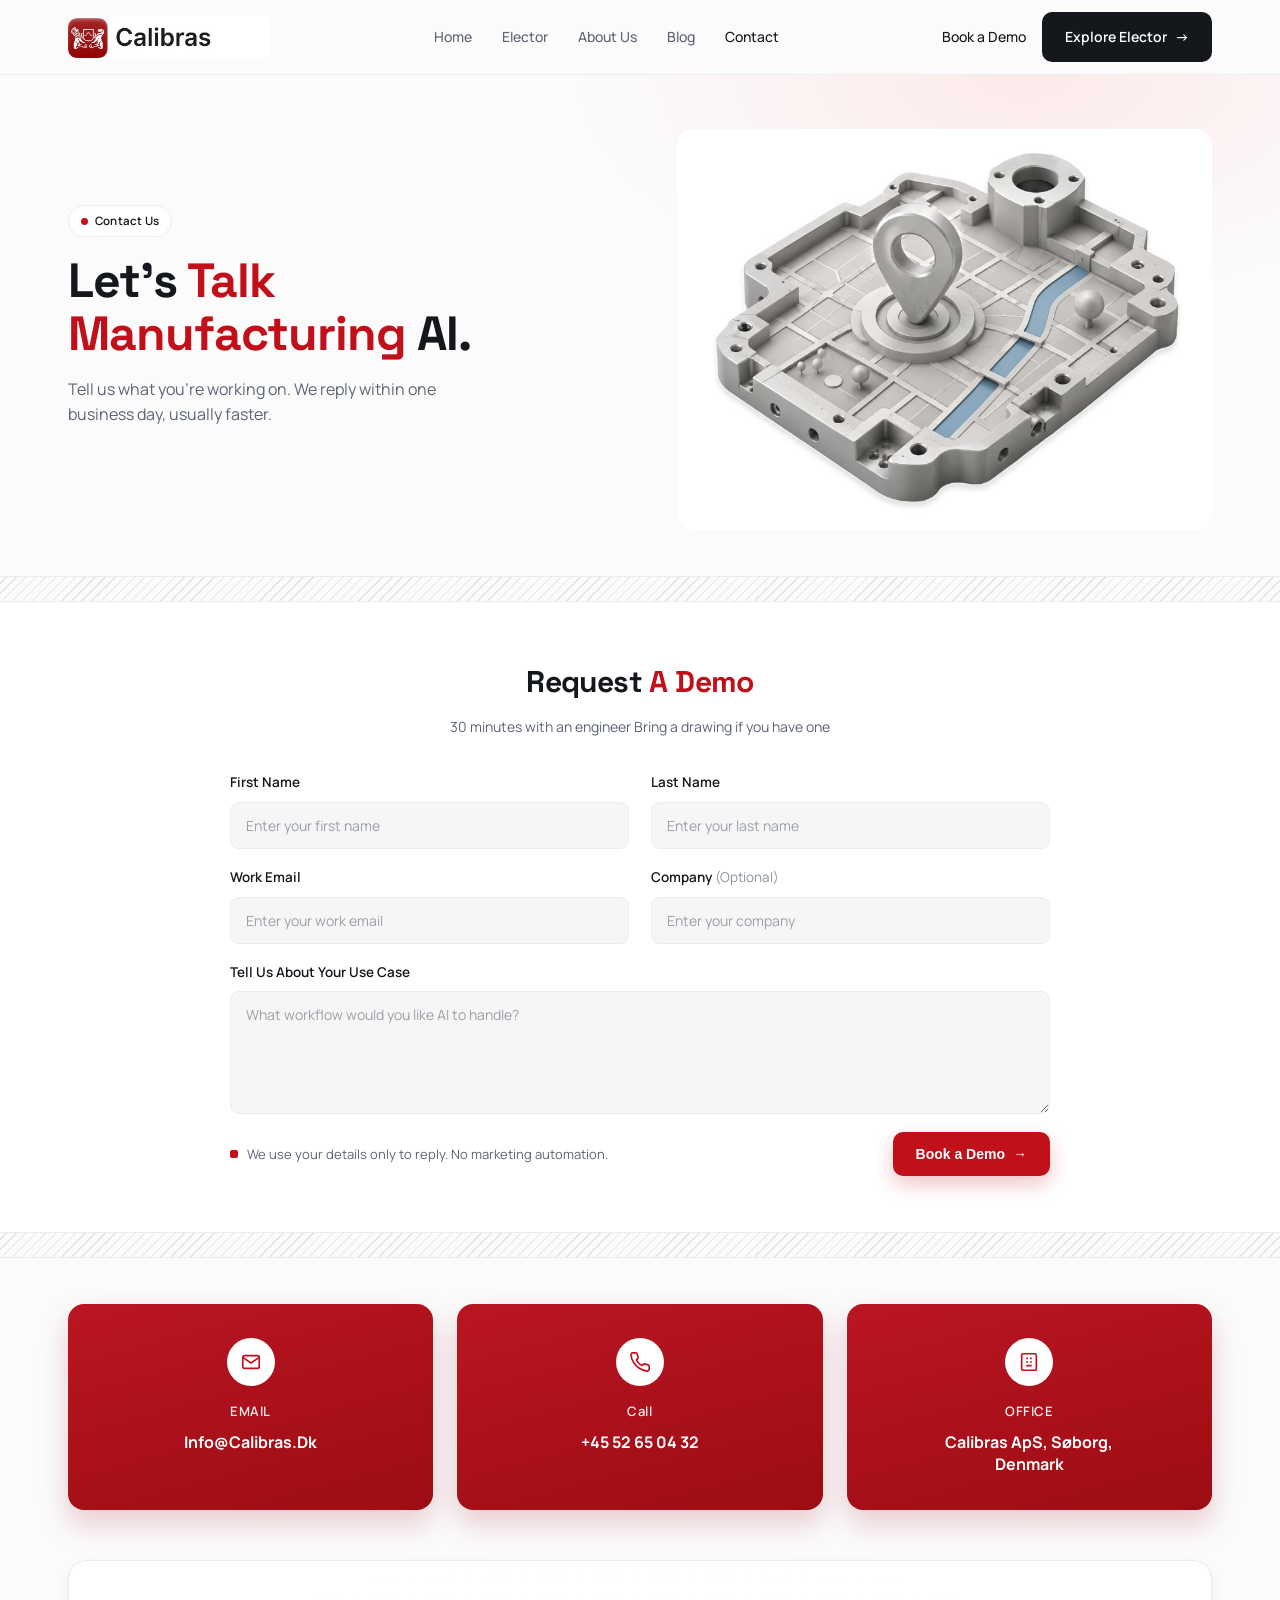
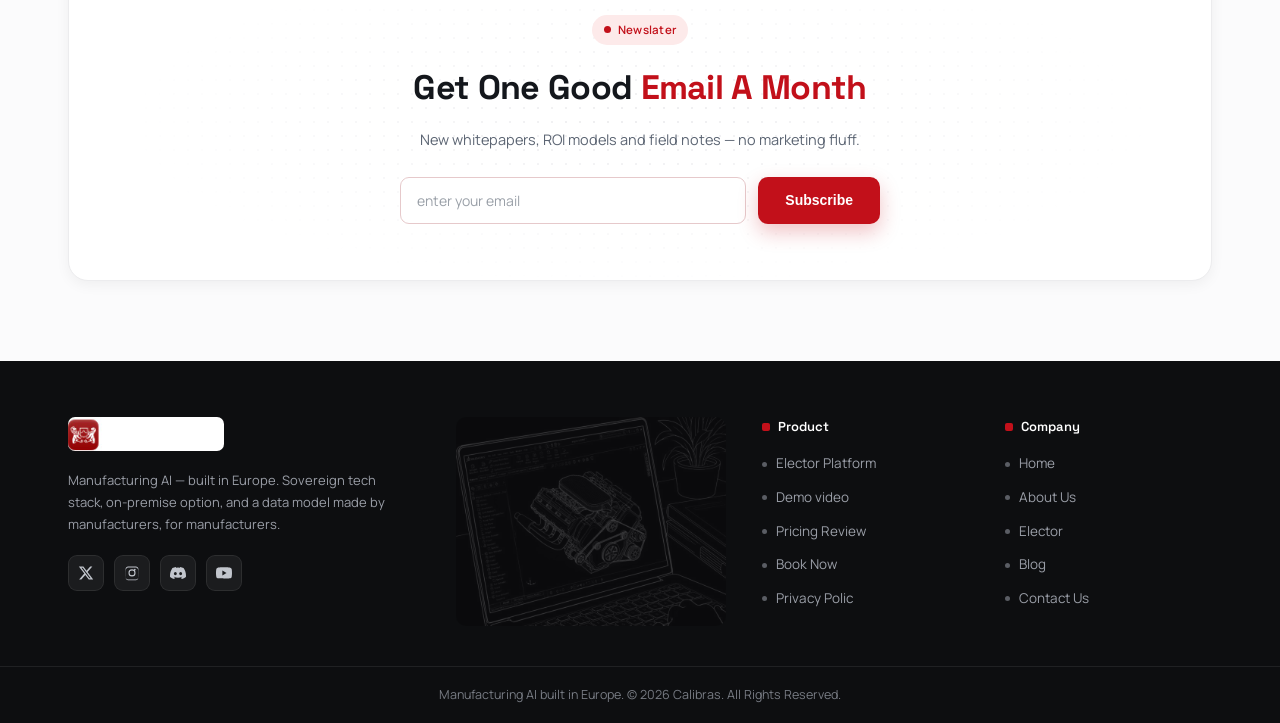
<file: contact.html>
<!DOCTYPE html>
<html lang="en">
<head>
  <meta charset="UTF-8" />
  <meta name="viewport" content="width=device-width, initial-scale=1.0" />
  <title>Contact — Let's Talk Manufacturing AI | Calibras</title>
  <link rel="preconnect" href="https://fonts.googleapis.com" />
  <link rel="preconnect" href="https://fonts.gstatic.com" crossorigin />
  <link href="https://fonts.googleapis.com/css2?family=Manrope:wght@400;500;600;700;800&family=Space+Grotesk:wght@400;500;600;700&display=swap" rel="stylesheet" />
  <link rel="stylesheet" href="css/style.css" />
  <link rel="stylesheet" href="css/contact.css" />
</head>
<body>
  <div class="page">

    <!-- ===== HEADER ===== -->
    <header class="site-header" id="siteHeader">
      <div class="container header-inner">
        <a href="index.html" class="brand">
          <img src="home/logo.jpg" alt="Calibras" class="brand-logo" />
        </a>
        <nav class="main-nav" id="mainNav">
          <a href="index.html">Home</a>
          <a href="elector.html">Elector</a>
          <a href="#">About Us</a>
          <a href="#">Blog</a>
          <a href="contact.html" class="active">Contact</a>
        </nav>
        <div class="header-actions">
          <a href="#" class="link-muted">Book a Demo</a>
          <a href="#" class="btn btn-dark">Explore Elector <span class="arr">&rarr;</span></a>
          <button class="nav-toggle" id="navToggle" aria-label="Menu">
            <span></span><span></span><span></span>
          </button>
        </div>
      </div>
    </header>

    <!-- ===== HERO ===== -->
    <section class="hero hero-contact">
      <div class="container hero-grid">
        <div class="hero-copy">
          <span class="badge badge-light"><i class="dot"></i> Contact Us</span>
          <h1>Let's <span class="text-red">Talk</span><br /><span class="text-red">Manufacturing</span> AI.</h1>
          <p class="lead">Tell us what you're working on. We reply within one business
            day, usually faster.</p>
        </div>
        <div class="hero-media">
          <img src="contact/hero_image.jpg" alt="Manufacturing location" />
        </div>
      </div>
    </section>

    <div class="hatch-divider"></div>

    <!-- ===== REQUEST A DEMO FORM ===== -->
    <section class="section form-section">
      <div class="container">
        <div class="form-head center">
          <h2>Request <span class="text-red">A Demo</span></h2>
          <p>30 minutes with an engineer Bring a drawing if you have one</p>
        </div>
        <form class="demo-form" id="demoForm" novalidate>
          <div class="form-row">
            <div class="field">
              <label>First Name</label>
              <input type="text" placeholder="Enter your first name" />
            </div>
            <div class="field">
              <label>Last Name</label>
              <input type="text" placeholder="Enter your last name" />
            </div>
          </div>
          <div class="form-row">
            <div class="field">
              <label>Work Email</label>
              <input type="email" placeholder="Enter your work email" />
            </div>
            <div class="field">
              <label>Company <span class="opt">(Optional)</span></label>
              <input type="text" placeholder="Enter your company" />
            </div>
          </div>
          <div class="field">
            <label>Tell Us About Your Use Case</label>
            <textarea rows="5" placeholder="What workflow would you like AI to handle?"></textarea>
          </div>
          <div class="form-foot">
            <span class="form-note"><i class="sq-dot"></i> We use your details only to reply. No marketing automation.</span>
            <button type="submit" class="btn btn-red">Book a Demo <span class="arr">&rarr;</span></button>
          </div>
        </form>
      </div>
    </section>

    <div class="hatch-divider"></div>

    <!-- ===== CONTACT INFO CARDS ===== -->
    <section class="section contact-cards-section">
      <div class="container contact-cards">
        <div class="contact-card">
          <span class="cc-icon">
            <svg viewBox="0 0 24 24" fill="none" stroke="currentColor" stroke-width="1.8"><rect x="3" y="5" width="18" height="14" rx="2"/><path d="m3 7 9 6 9-6"/></svg>
          </span>
          <span class="cc-label">EMAIL</span>
          <span class="cc-value">Info@Calibras.Dk</span>
        </div>
        <div class="contact-card">
          <span class="cc-icon">
            <svg viewBox="0 0 24 24" fill="none" stroke="currentColor" stroke-width="1.8"><path d="M22 16.92v3a2 2 0 0 1-2.18 2 19.79 19.79 0 0 1-8.63-3.07 19.5 19.5 0 0 1-6-6 19.79 19.79 0 0 1-3.07-8.67A2 2 0 0 1 4.11 2h3a2 2 0 0 1 2 1.72c.13.96.36 1.9.7 2.81a2 2 0 0 1-.45 2.11L8.09 9.91a16 16 0 0 0 6 6l1.27-1.27a2 2 0 0 1 2.11-.45c.91.34 1.85.57 2.81.7A2 2 0 0 1 22 16.92z"/></svg>
          </span>
          <span class="cc-label">Call</span>
          <span class="cc-value">+45 52 65 04 32</span>
        </div>
        <div class="contact-card">
          <span class="cc-icon">
            <svg viewBox="0 0 24 24" fill="none" stroke="currentColor" stroke-width="1.8"><rect x="4" y="3" width="16" height="18" rx="1.5"/><path d="M9 8h2M13 8h2M9 12h2M13 12h2M9 16h6"/></svg>
          </span>
          <span class="cc-label">OFFICE</span>
          <span class="cc-value">Calibras ApS, Søborg,<br />Denmark</span>
        </div>
      </div>
    </section>

    <!-- ===== NEWSLETTER ===== -->
    <section class="section newsletter-section">
      <div class="container">
        <div class="newsletter">
          <span class="badge badge-soft"><i class="dot"></i> Newslater</span>
          <h2>Get One Good <span class="text-red">Email A Month</span></h2>
          <p>New whitepapers, ROI models and field notes — no marketing fluff.</p>
          <form class="news-form" id="newsForm" novalidate>
            <input type="email" placeholder="enter your email" />
            <button type="submit" class="btn btn-red">Subscribe</button>
          </form>
        </div>
      </div>
    </section>

    <!-- ===== FOOTER ===== -->
    <footer class="site-footer">
      <div class="container footer-grid">
        <div class="footer-brand">
          <img src="home/footer_logo.jpg" alt="Calibras" class="footer-logo" />
          <p>Manufacturing AI — built in Europe. Sovereign tech stack, on-premise
            option, and a data model made by manufacturers, for manufacturers.</p>
          <div class="socials">
            <a href="#" aria-label="X"><svg viewBox="0 0 24 24" fill="currentColor"><path d="M18.244 2.25h3.308l-7.227 8.26 8.502 11.24h-6.66l-5.214-6.817L4.99 21.75H1.68l7.73-8.835L1.254 2.25H8.08l4.713 6.231zm-1.161 17.52h1.833L7.084 4.126H5.117z"/></svg></a>
            <a href="#" aria-label="Instagram"><svg viewBox="0 0 24 24" fill="currentColor"><path d="M12 2.16c3.2 0 3.58.01 4.85.07 1.17.05 1.8.25 2.23.41.56.22.96.48 1.38.9.42.42.68.82.9 1.38.16.42.36 1.06.41 2.23.06 1.27.07 1.65.07 4.85s-.01 3.58-.07 4.85c-.05 1.17-.25 1.8-.41 2.23-.22.56-.48.96-.9 1.38-.42.42-.82.68-1.38.9-.42.16-1.06.36-2.23.41-1.27.06-1.65.07-4.85.07s-3.58-.01-4.85-.07c-1.17-.05-1.8-.25-2.23-.41a3.7 3.7 0 0 1-1.38-.9 3.7 3.7 0 0 1-.9-1.38c-.16-.42-.36-1.06-.41-2.23-.06-1.27-.07-1.65-.07-4.85s.01-3.58.07-4.85c.05-1.17.25-1.8.41-2.23.22-.56.48-.96.9-1.38.42-.42.82-.68 1.38-.9.42-.16 1.06-.36 2.23-.41C8.42 2.17 8.8 2.16 12 2.16zm0 1.62c-3.15 0-3.5.01-4.74.07-1.14.05-1.76.24-2.17.4-.55.21-.94.47-1.35.88-.41.41-.67.8-.88 1.35-.16.41-.35 1.03-.4 2.17-.06 1.24-.07 1.59-.07 4.74s.01 3.5.07 4.74c.05 1.14.24 1.76.4 2.17.21.55.47.94.88 1.35.41.41.8.67 1.35.88.41.16 1.03.35 2.17.4 1.24.06 1.59.07 4.74.07s3.5-.01 4.74-.07c1.14-.05 1.76-.24 2.17-.4.55-.21.94-.47 1.35-.88.41-.41.67-.8.88-1.35.16-.41.35-1.03.4-2.17.06-1.24.07-1.59.07-4.74s-.01-3.5-.07-4.74c-.05-1.14-.24-1.76-.4-2.17a3.6 3.6 0 0 0-.88-1.35 3.6 3.6 0 0 0-1.35-.88c-.41-.16-1.03-.35-2.17-.4-1.24-.06-1.59-.07-4.74-.07zm0 2.76a5.3 5.3 0 1 1 0 10.6 5.3 5.3 0 0 1 0-10.6zm0 1.62a3.68 3.68 0 1 0 0 7.36 3.68 3.68 0 0 0 0-7.36zm5.5-1.18a1.24 1.24 0 1 1-2.48 0 1.24 1.24 0 0 1 2.48 0z"/></svg></a>
            <a href="#" aria-label="Discord"><svg viewBox="0 0 24 24" fill="currentColor"><path d="M20.317 4.37a19.8 19.8 0 0 0-4.885-1.515.07.07 0 0 0-.078.035c-.21.375-.444.864-.608 1.25a18.3 18.3 0 0 0-5.487 0 12.6 12.6 0 0 0-.617-1.25.07.07 0 0 0-.078-.035A19.7 19.7 0 0 0 3.677 4.37a.06.06 0 0 0-.03.025C.533 9.046-.32 13.58.099 18.057a.08.08 0 0 0 .031.054 19.9 19.9 0 0 0 5.993 3.03.08.08 0 0 0 .084-.028c.462-.63.873-1.295 1.226-1.994a.076.076 0 0 0-.041-.106 13.1 13.1 0 0 1-1.872-.892.077.077 0 0 1-.008-.128c.126-.094.252-.192.372-.291a.07.07 0 0 1 .077-.01c3.928 1.793 8.18 1.793 12.061 0a.07.07 0 0 1 .078.009c.12.099.246.198.373.292a.077.077 0 0 1-.006.127c-.598.349-1.22.645-1.873.891a.076.076 0 0 0-.04.107c.36.698.772 1.362 1.225 1.993a.077.077 0 0 0 .084.028 19.8 19.8 0 0 0 6.002-3.03.077.077 0 0 0 .032-.054c.5-5.177-.838-9.674-3.549-13.66a.06.06 0 0 0-.031-.025zM8.02 15.33c-1.183 0-2.157-1.085-2.157-2.42 0-1.333.955-2.42 2.157-2.42 1.21 0 2.176 1.096 2.157 2.42 0 1.335-.955 2.42-2.157 2.42zm7.975 0c-1.183 0-2.157-1.085-2.157-2.42 0-1.333.955-2.42 2.157-2.42 1.21 0 2.176 1.096 2.157 2.42 0 1.335-.946 2.42-2.157 2.42z"/></svg></a>
            <a href="#" aria-label="YouTube"><svg viewBox="0 0 24 24" fill="currentColor"><path d="M23.498 6.186a3.02 3.02 0 0 0-2.122-2.136C19.505 3.545 12 3.545 12 3.545s-7.505 0-9.377.505A3.02 3.02 0 0 0 .502 6.186C0 8.07 0 12 0 12s0 3.93.502 5.814a3.02 3.02 0 0 0 2.121 2.136c1.872.505 9.377.505 9.377.505s7.505 0 9.377-.505a3.02 3.02 0 0 0 2.122-2.136C24 15.93 24 12 24 12s0-3.93-.502-5.814zM9.546 15.568V8.432L15.818 12z"/></svg></a>
          </div>
        </div>
        <div class="footer-watermark-col">
          <img src="home/footer.jpg" alt="Calibras CAD" class="footer-watermark" />
        </div>
        <div class="footer-col">
          <h4><i class="sq"></i> Product</h4>
          <a href="elector.html">Elector Platform</a>
          <a href="#">Demo video</a>
          <a href="#">Pricing Review</a>
          <a href="#">Book Now</a>
          <a href="#">Privacy Polic</a>
        </div>
        <div class="footer-col">
          <h4><i class="sq"></i> Company</h4>
          <a href="index.html">Home</a>
          <a href="#">About Us</a>
          <a href="elector.html">Elector</a>
          <a href="#">Blog</a>
          <a href="contact.html">Contact Us</a>
        </div>
      </div>
      <div class="footer-bottom">
        <div class="container">
          <span>Manufacturing AI built in Europe. © 2026 Calibras. All Rights Reserved.</span>
        </div>
      </div>
    </footer>

  </div>
  <script src="js/script.js"></script>
</body>
</html>
</file>
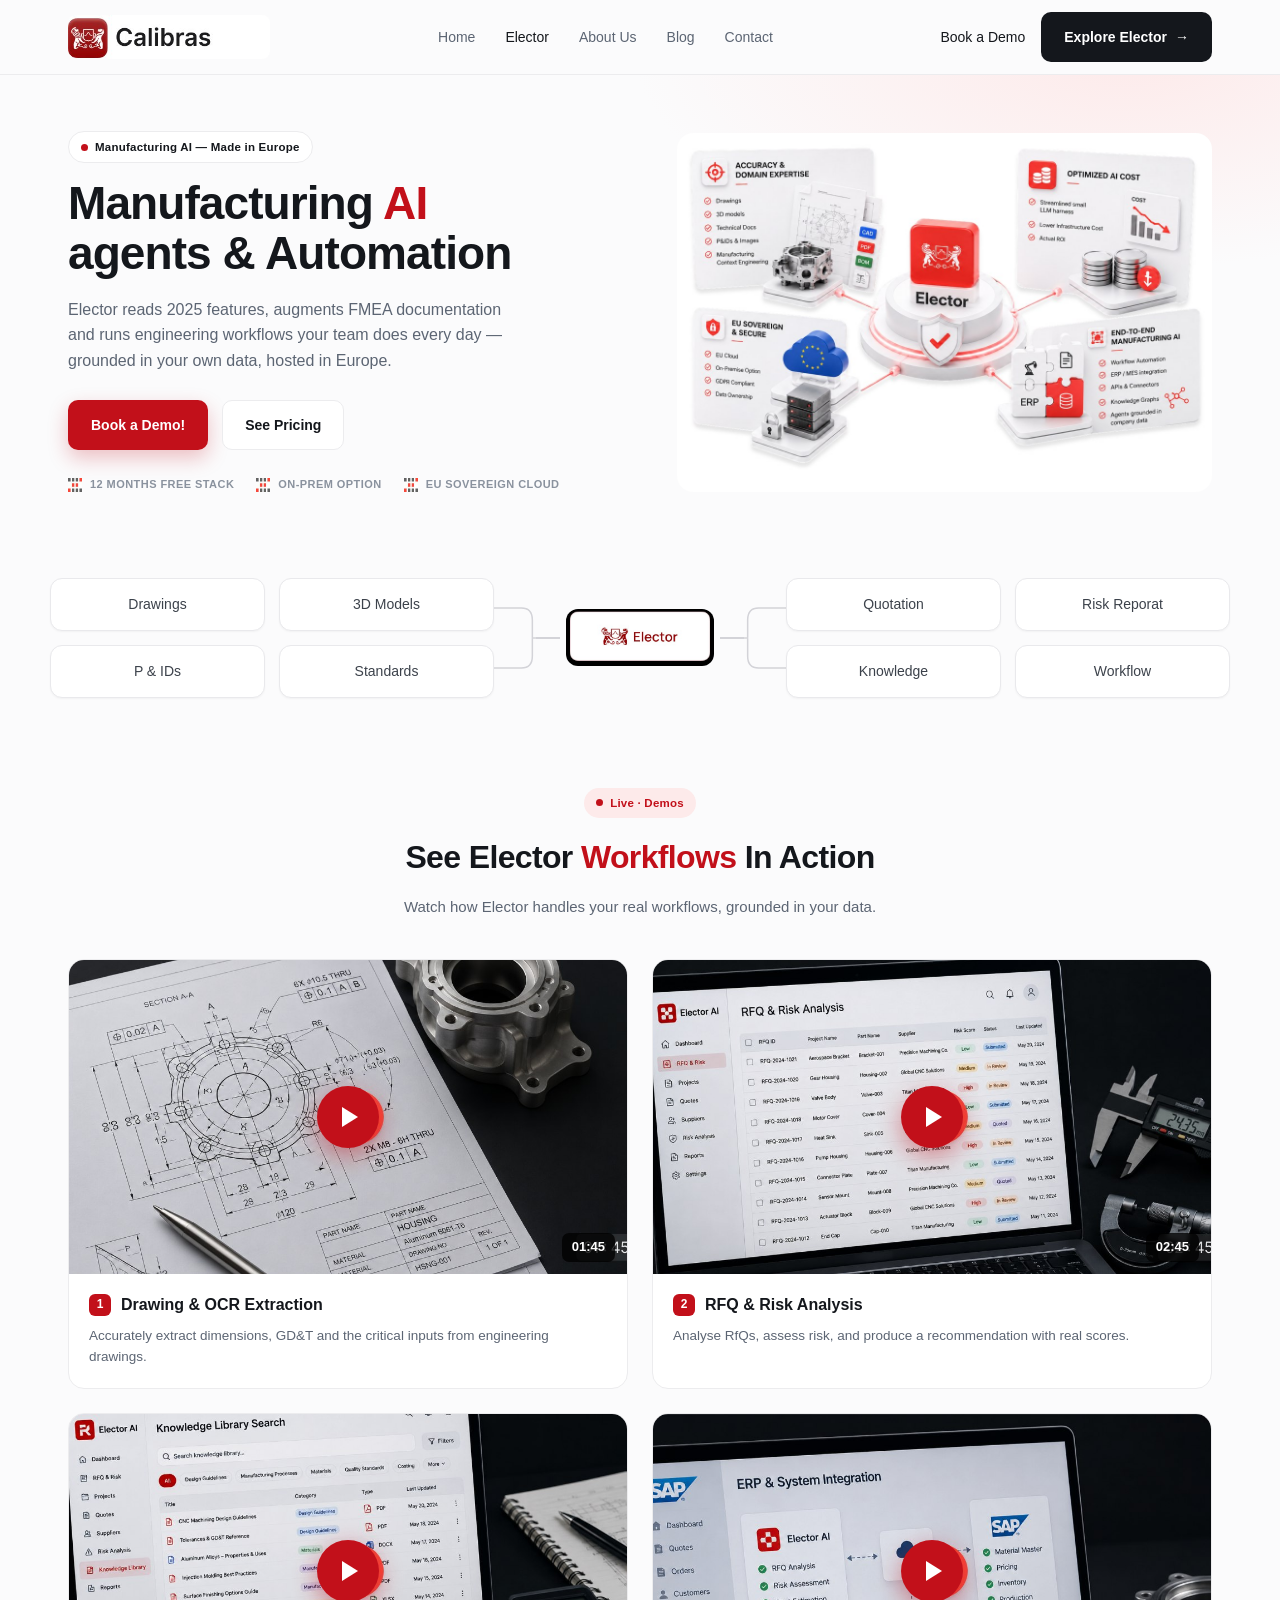
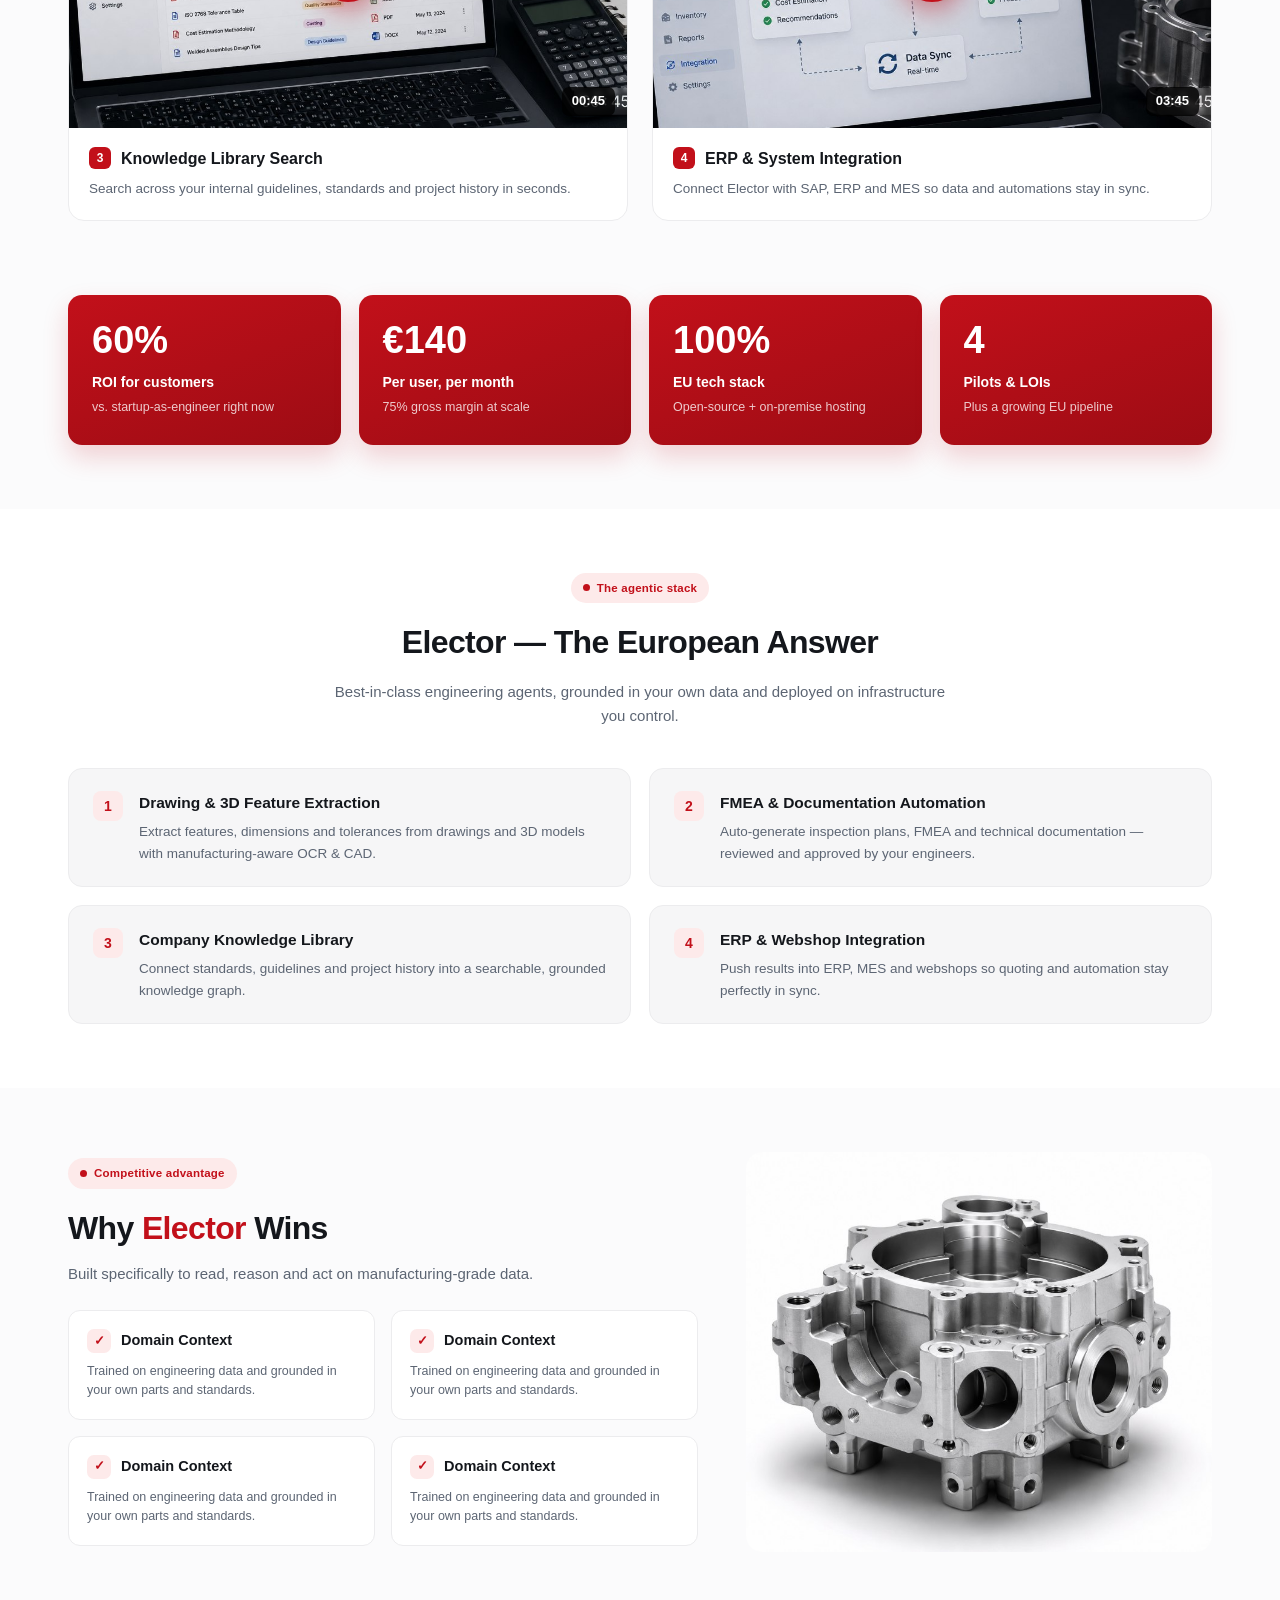
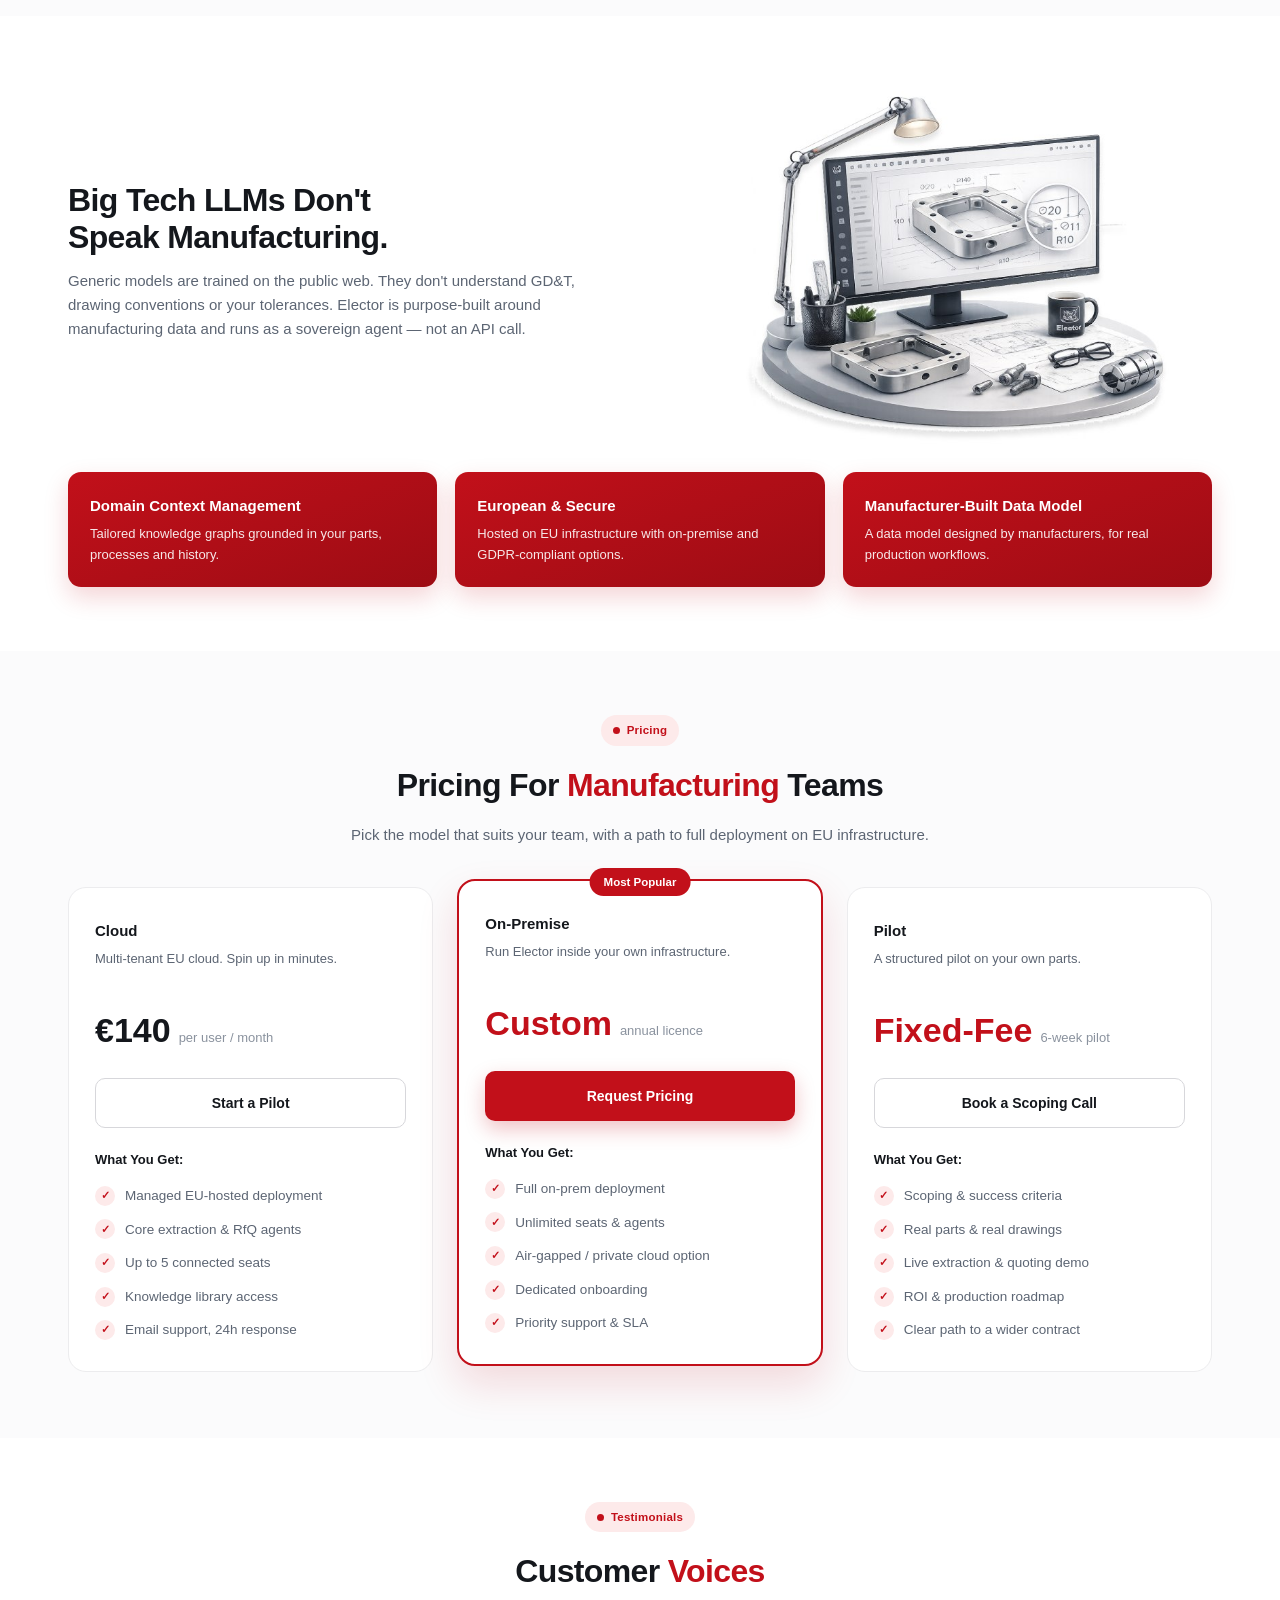
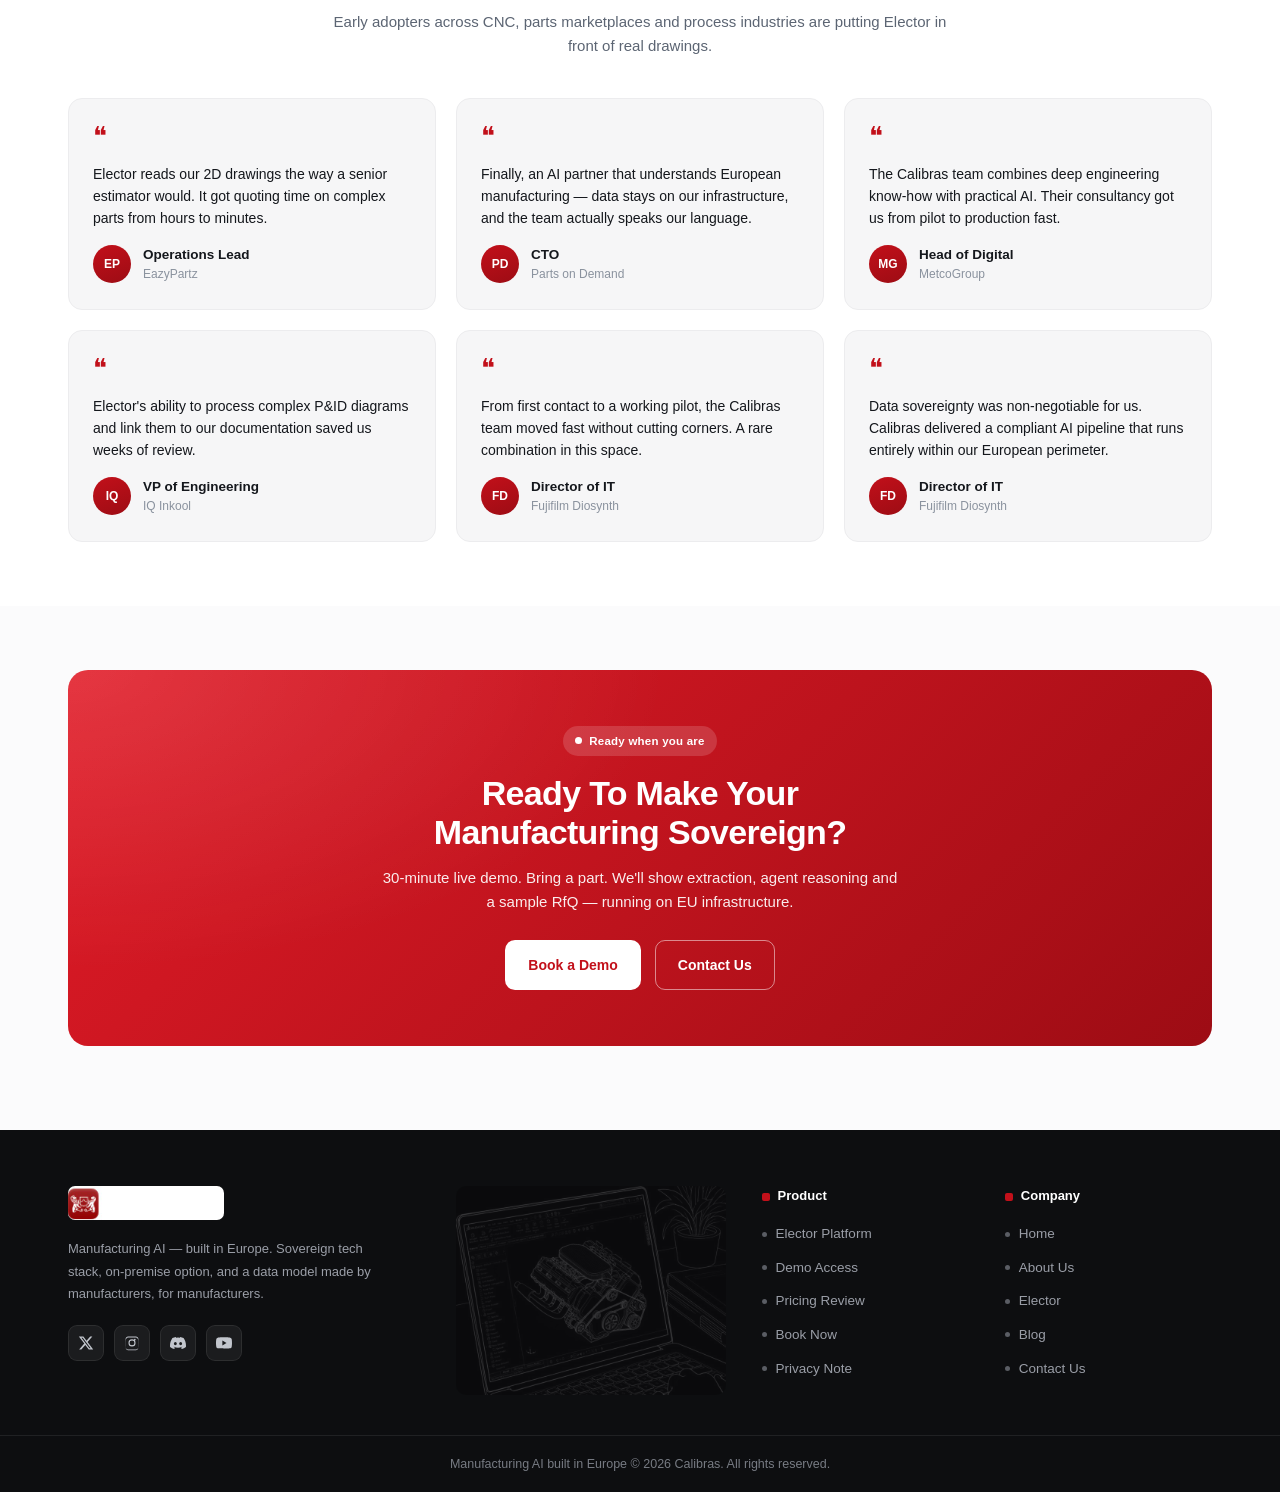
<file: elector-small.html>
<!DOCTYPE html>
<html lang="en">
<head>
  <meta charset="UTF-8" />
  <meta name="viewport" content="width=device-width, initial-scale=1.0" />
  <title>Elector — Manufacturing AI Agents & Automation | Calibras</title>
  <link rel="preconnect" href="https://fonts.googleapis.com" />
  <link rel="preconnect" href="https://fonts.gstatic.com" crossorigin />
  <link href="https://fonts.googleapis.com/css2?family=Inter:wght@400;500;600;700;800&display=swap" rel="stylesheet" />
  <link rel="stylesheet" href="css/style.css" />
  <link rel="stylesheet" href="css/elector.css" />
</head>
<body>
  <div class="page">

    <!-- ===== HEADER ===== -->
    <header class="site-header" id="siteHeader">
      <div class="container header-inner">
        <a href="home.html" class="brand">
          <img src="home/logo.jpg" alt="Calibras" class="brand-logo" />
        </a>
        <nav class="main-nav" id="mainNav">
          <a href="home.html">Home</a>
          <a href="elector.html" class="active">Elector</a>
          <a href="about.html">About Us</a>
          <a href="blog.html">Blog</a>
          <a href="contact.html">Contact</a>
        </nav>
        <div class="header-actions">
          <a href="contact.html" class="link-muted">Book a Demo</a>
          <a href="elector.html" class="btn btn-dark">Explore Elector <span class="arr">&rarr;</span></a>
          <button class="nav-toggle" id="navToggle" aria-label="Menu">
            <span></span><span></span><span></span>
          </button>
        </div>
      </div>
    </header>

    <!-- ===== HERO ===== -->
    <section class="hero hero-elector">
      <div class="container hero-grid">
        <div class="hero-copy">
          <span class="badge badge-light"><i class="dot"></i> Manufacturing AI — Made in Europe</span>
          <h1>Manufacturing <span class="text-red">AI</span><br />agents &amp; Automation</h1>
          <p class="lead">
            Elector reads 2025 features, augments FMEA documentation and runs
            engineering workflows your team does every day — grounded in your
            own data, hosted in Europe.
          </p>
          <div class="hero-buttons">
            <a href="#pricing" class="btn btn-red">Book a Demo!</a>
            <a href="#pricing" class="btn btn-outline">See Pricing</a>
          </div>
          <div class="hero-tags">
            <span class="mini-tag"><img src="elector/block_icon.jpg" alt="" /> 12 MONTHS FREE STACK</span>
            <span class="mini-tag"><img src="elector/block_icon.jpg" alt="" /> ON-PREM OPTION</span>
            <span class="mini-tag"><img src="elector/block_icon.jpg" alt="" /> EU SOVEREIGN CLOUD</span>
          </div>
        </div>
        <div class="hero-media">
          <img src="elector/hero_image.jpg" alt="Elector platform" />
        </div>
      </div>
    </section>

    <!-- ===== CAPABILITY HUB (mind-map) ===== -->
    <section class="section pillcloud-section">
      <div class="container">
        <div class="ehub">
          <div class="ehub-group">
            <span class="epill">Drawings</span>
            <span class="epill">3D Models</span>
            <span class="epill">P &amp; IDs</span>
            <span class="epill">Standards</span>
          </div>

          <svg class="ehub-bracket" viewBox="0 0 46 106" preserveAspectRatio="none" aria-hidden="true">
            <path d="M0 23 H30 Q42 23 42 35 V71 Q42 83 30 83 H0 M42 53 H46"
                  fill="none" stroke="#d3d3d8" stroke-width="1.5" vector-effect="non-scaling-stroke" />
          </svg>
          <span class="ehub-line"></span>

          <div class="ehub-center">
            <img src="elector/elector_model_center.jpg" alt="Elector" />
          </div>

          <span class="ehub-line"></span>
          <svg class="ehub-bracket" viewBox="0 0 46 106" preserveAspectRatio="none" aria-hidden="true">
            <path d="M46 23 H16 Q4 23 4 35 V71 Q4 83 16 83 H46 M0 53 H4"
                  fill="none" stroke="#d3d3d8" stroke-width="1.5" vector-effect="non-scaling-stroke" />
          </svg>

          <div class="ehub-group">
            <span class="epill">Quotation</span>
            <span class="epill">Risk Reporat</span>
            <span class="epill">Knowledge</span>
            <span class="epill">Workflow</span>
          </div>
        </div>
      </div>
    </section>

    <!-- ===== WORKFLOWS / VIDEO ===== -->
    <section class="section workflows">
      <div class="container">
        <div class="section-head center">
          <span class="badge badge-soft"><i class="dot"></i> Live · Demos</span>
          <h2>See Elector <span class="text-red">Workflows</span> In Action</h2>
          <p>Watch how Elector handles your real workflows, grounded in your data.</p>
        </div>
        <div class="video-grid">
          <article class="video-card">
            <div class="video-thumb">
              <img src="elector/video/002.jpg" alt="" />
              <button class="play" aria-label="Play"><span></span></button>
              <span class="vtime">01:45</span>
            </div>
            <div class="video-body">
              <h3><span class="vnum">1</span> Drawing &amp; OCR Extraction</h3>
              <p>Accurately extract dimensions, GD&amp;T and the critical inputs from engineering drawings.</p>
            </div>
          </article>
          <article class="video-card">
            <div class="video-thumb">
              <img src="elector/video/001.jpg" alt="" />
              <button class="play" aria-label="Play"><span></span></button>
              <span class="vtime">02:45</span>
            </div>
            <div class="video-body">
              <h3><span class="vnum">2</span> RFQ &amp; Risk Analysis</h3>
              <p>Analyse RfQs, assess risk, and produce a recommendation with real scores.</p>
            </div>
          </article>
          <article class="video-card">
            <div class="video-thumb">
              <img src="elector/video/003.jpg" alt="" />
              <button class="play" aria-label="Play"><span></span></button>
              <span class="vtime">00:45</span>
            </div>
            <div class="video-body">
              <h3><span class="vnum">3</span> Knowledge Library Search</h3>
              <p>Search across your internal guidelines, standards and project history in seconds.</p>
            </div>
          </article>
          <article class="video-card">
            <div class="video-thumb">
              <img src="elector/video/004.jpg" alt="" />
              <button class="play" aria-label="Play"><span></span></button>
              <span class="vtime">03:45</span>
            </div>
            <div class="video-body">
              <h3><span class="vnum">4</span> ERP &amp; System Integration</h3>
              <p>Connect Elector with SAP, ERP and MES so data and automations stay in sync.</p>
            </div>
          </article>
        </div>
      </div>
    </section>

    <!-- ===== STATS ===== -->
    <section class="section stats-section">
      <div class="container stats-grid">
        <div class="stat-card">
          <span class="stat-num">60%</span>
          <span class="stat-label">ROI for customers</span>
          <span class="stat-sub">vs. startup-as-engineer right now</span>
        </div>
        <div class="stat-card">
          <span class="stat-num">&euro;140</span>
          <span class="stat-label">Per user, per month</span>
          <span class="stat-sub">75% gross margin at scale</span>
        </div>
        <div class="stat-card">
          <span class="stat-num">100%</span>
          <span class="stat-label">EU tech stack</span>
          <span class="stat-sub">Open-source + on-premise hosting</span>
        </div>
        <div class="stat-card">
          <span class="stat-num">4</span>
          <span class="stat-label">Pilots &amp; LOIs</span>
          <span class="stat-sub">Plus a growing EU pipeline</span>
        </div>
      </div>
    </section>

    <!-- ===== EUROPEAN ANSWER ===== -->
    <section class="section answer">
      <div class="container">
        <div class="section-head center">
          <span class="badge badge-soft"><i class="dot"></i> The agentic stack</span>
          <h2>Elector — The European Answer</h2>
          <p>Best-in-class engineering agents, grounded in your own data and
            deployed on infrastructure you control.</p>
        </div>
        <div class="answer-grid">
          <article class="answer-card">
            <span class="answer-num">1</span>
            <div>
              <h3>Drawing &amp; 3D Feature Extraction</h3>
              <p>Extract features, dimensions and tolerances from drawings and 3D models with manufacturing-aware OCR &amp; CAD.</p>
            </div>
          </article>
          <article class="answer-card">
            <span class="answer-num">2</span>
            <div>
              <h3>FMEA &amp; Documentation Automation</h3>
              <p>Auto-generate inspection plans, FMEA and technical documentation — reviewed and approved by your engineers.</p>
            </div>
          </article>
          <article class="answer-card">
            <span class="answer-num">3</span>
            <div>
              <h3>Company Knowledge Library</h3>
              <p>Connect standards, guidelines and project history into a searchable, grounded knowledge graph.</p>
            </div>
          </article>
          <article class="answer-card">
            <span class="answer-num">4</span>
            <div>
              <h3>ERP &amp; Webshop Integration</h3>
              <p>Push results into ERP, MES and webshops so quoting and automation stay perfectly in sync.</p>
            </div>
          </article>
        </div>
      </div>
    </section>

    <!-- ===== WHY ELECTOR WINS ===== -->
    <section class="section why">
      <div class="container why-grid">
        <div class="why-copy">
          <span class="badge badge-soft"><i class="dot"></i> Competitive advantage</span>
          <h2>Why <span class="text-red">Elector</span> Wins</h2>
          <p class="why-sub">Built specifically to read, reason and act on manufacturing-grade data.</p>
          <div class="why-boxes">
            <div class="why-box">
              <div class="why-box-head">
                <span class="check">&check;</span>
                <h4>Domain Context</h4>
              </div>
              <p>Trained on engineering data and grounded in your own parts and standards.</p>
            </div>
            <div class="why-box">
              <div class="why-box-head">
                <span class="check">&check;</span>
                <h4>Domain Context</h4>
              </div>
              <p>Trained on engineering data and grounded in your own parts and standards.</p>
            </div>
            <div class="why-box">
              <div class="why-box-head">
                <span class="check">&check;</span>
                <h4>Domain Context</h4>
              </div>
              <p>Trained on engineering data and grounded in your own parts and standards.</p>
            </div>
            <div class="why-box">
              <div class="why-box-head">
                <span class="check">&check;</span>
                <h4>Domain Context</h4>
              </div>
              <p>Trained on engineering data and grounded in your own parts and standards.</p>
            </div>
          </div>
        </div>
        <div class="why-media">
          <img src="elector/competittive_advantage.jpg" alt="Machined part" />
        </div>
      </div>
    </section>

    <!-- ===== BIG TECH LLMs ===== -->
    <section class="section bigtech">
      <div class="container">
        <div class="bigtech-top">
          <div class="bigtech-copy">
            <h2>Big Tech LLMs Don't<br />Speak Manufacturing.</h2>
            <p>Generic models are trained on the public web. They don't understand
              GD&amp;T, drawing conventions or your tolerances. Elector is purpose-built
              around manufacturing data and runs as a sovereign agent — not an API call.</p>
          </div>
          <div class="bigtech-media">
            <img src="elector/why_elevator.jpg" alt="Engineering workstation" />
          </div>
        </div>
        <div class="bigtech-cards">
          <div class="bt-card">
            <h4>Domain Context Management</h4>
            <p>Tailored knowledge graphs grounded in your parts, processes and history.</p>
          </div>
          <div class="bt-card">
            <h4>European &amp; Secure</h4>
            <p>Hosted on EU infrastructure with on-premise and GDPR-compliant options.</p>
          </div>
          <div class="bt-card">
            <h4>Manufacturer-Built Data Model</h4>
            <p>A data model designed by manufacturers, for real production workflows.</p>
          </div>
        </div>
      </div>
    </section>

    <!-- ===== PRICING ===== -->
    <section class="section pricing" id="pricing">
      <div class="container">
        <div class="section-head center">
          <span class="badge badge-soft"><i class="dot"></i> Pricing</span>
          <h2>Pricing For <span class="text-red">Manufacturing</span> Teams</h2>
          <p>Pick the model that suits your team, with a path to full deployment on EU infrastructure.</p>
        </div>
        <div class="pricing-grid">
          <article class="price-card">
            <span class="price-tier">Cloud</span>
            <p class="price-desc">Multi-tenant EU cloud. Spin up in minutes.</p>
            <div class="price-amount">&euro;140 <span>per user / month</span></div>
            <a href="#" class="btn btn-outline-dark price-btn">Start a Pilot</a>
            <h5>What You Get:</h5>
            <ul class="price-list">
              <li><span class="check">&check;</span> Managed EU-hosted deployment</li>
              <li><span class="check">&check;</span> Core extraction &amp; RfQ agents</li>
              <li><span class="check">&check;</span> Up to 5 connected seats</li>
              <li><span class="check">&check;</span> Knowledge library access</li>
              <li><span class="check">&check;</span> Email support, 24h response</li>
            </ul>
          </article>

          <article class="price-card price-card--popular">
            <span class="popular-badge">Most Popular</span>
            <span class="price-tier">On-Premise</span>
            <p class="price-desc">Run Elector inside your own infrastructure.</p>
            <div class="price-amount price-amount--custom">Custom <span>annual licence</span></div>
            <a href="#" class="btn btn-red price-btn">Request Pricing</a>
            <h5>What You Get:</h5>
            <ul class="price-list">
              <li><span class="check">&check;</span> Full on-prem deployment</li>
              <li><span class="check">&check;</span> Unlimited seats &amp; agents</li>
              <li><span class="check">&check;</span> Air-gapped / private cloud option</li>
              <li><span class="check">&check;</span> Dedicated onboarding</li>
              <li><span class="check">&check;</span> Priority support &amp; SLA</li>
            </ul>
          </article>

          <article class="price-card">
            <span class="price-tier">Pilot</span>
            <p class="price-desc">A structured pilot on your own parts.</p>
            <div class="price-amount price-amount--custom">Fixed-Fee <span>6-week pilot</span></div>
            <a href="#" class="btn btn-outline-dark price-btn">Book a Scoping Call</a>
            <h5>What You Get:</h5>
            <ul class="price-list">
              <li><span class="check">&check;</span> Scoping &amp; success criteria</li>
              <li><span class="check">&check;</span> Real parts &amp; real drawings</li>
              <li><span class="check">&check;</span> Live extraction &amp; quoting demo</li>
              <li><span class="check">&check;</span> ROI &amp; production roadmap</li>
              <li><span class="check">&check;</span> Clear path to a wider contract</li>
            </ul>
          </article>
        </div>
      </div>
    </section>

    <!-- ===== CUSTOMER VOICES ===== -->
    <section class="section voices">
      <div class="container">
        <div class="section-head center">
          <span class="badge badge-soft"><i class="dot"></i> Testimonials</span>
          <h2>Customer <span class="text-red">Voices</span></h2>
          <p>Early adopters across CNC, parts marketplaces and process
            industries are putting Elector in front of real drawings.</p>
        </div>
        <div class="voices-grid">
          <article class="voice-card">
            <span class="quote-mark">&#10077;</span>
            <p>Elector reads our 2D drawings the way a senior estimator would. It got quoting time on complex parts from hours to minutes.</p>
            <div class="voice-author">
              <span class="avatar">EP</span>
              <span><strong>Operations Lead</strong><small>EazyPartz</small></span>
            </div>
          </article>
          <article class="voice-card">
            <span class="quote-mark">&#10077;</span>
            <p>Finally, an AI partner that understands European manufacturing — data stays on our infrastructure, and the team actually speaks our language.</p>
            <div class="voice-author">
              <span class="avatar">PD</span>
              <span><strong>CTO</strong><small>Parts on Demand</small></span>
            </div>
          </article>
          <article class="voice-card">
            <span class="quote-mark">&#10077;</span>
            <p>The Calibras team combines deep engineering know-how with practical AI. Their consultancy got us from pilot to production fast.</p>
            <div class="voice-author">
              <span class="avatar">MG</span>
              <span><strong>Head of Digital</strong><small>MetcoGroup</small></span>
            </div>
          </article>
          <article class="voice-card">
            <span class="quote-mark">&#10077;</span>
            <p>Elector's ability to process complex P&amp;ID diagrams and link them to our documentation saved us weeks of review.</p>
            <div class="voice-author">
              <span class="avatar">IQ</span>
              <span><strong>VP of Engineering</strong><small>IQ Inkool</small></span>
            </div>
          </article>
          <article class="voice-card">
            <span class="quote-mark">&#10077;</span>
            <p>From first contact to a working pilot, the Calibras team moved fast without cutting corners. A rare combination in this space.</p>
            <div class="voice-author">
              <span class="avatar">FD</span>
              <span><strong>Director of IT</strong><small>Fujifilm Diosynth</small></span>
            </div>
          </article>
          <article class="voice-card">
            <span class="quote-mark">&#10077;</span>
            <p>Data sovereignty was non-negotiable for us. Calibras delivered a compliant AI pipeline that runs entirely within our European perimeter.</p>
            <div class="voice-author">
              <span class="avatar">FD</span>
              <span><strong>Director of IT</strong><small>Fujifilm Diosynth</small></span>
            </div>
          </article>
        </div>
      </div>
    </section>

    <!-- ===== CTA ===== -->
    <section class="section cta-section" id="contact">
      <div class="container">
        <div class="cta-banner">
          <span class="badge badge-ghost"><i class="dot"></i> Ready when you are</span>
          <h2>Ready To Make Your<br />Manufacturing Sovereign?</h2>
          <p>30-minute live demo. Bring a part. We'll show extraction, agent
            reasoning and a sample RfQ — running on EU infrastructure.</p>
          <div class="cta-buttons">
            <a href="#" class="btn btn-white">Book a Demo</a>
            <a href="#" class="btn btn-ghost">Contact Us</a>
          </div>
        </div>
      </div>
    </section>

    <!-- ===== FOOTER ===== -->
    <footer class="site-footer" id="resources">
      <div class="container footer-grid">
        <div class="footer-brand">
          <img src="home/footer_logo.jpg" alt="Calibras" class="footer-logo" />
          <p>Manufacturing AI — built in Europe. Sovereign tech stack, on-premise
            option, and a data model made by manufacturers, for manufacturers.</p>
          <div class="socials">
            <a href="#" aria-label="X"><svg viewBox="0 0 24 24" fill="currentColor"><path d="M18.244 2.25h3.308l-7.227 8.26 8.502 11.24h-6.66l-5.214-6.817L4.99 21.75H1.68l7.73-8.835L1.254 2.25H8.08l4.713 6.231zm-1.161 17.52h1.833L7.084 4.126H5.117z"/></svg></a>
            <a href="#" aria-label="Instagram"><svg viewBox="0 0 24 24" fill="currentColor"><path d="M12 2.16c3.2 0 3.58.01 4.85.07 1.17.05 1.8.25 2.23.41.56.22.96.48 1.38.9.42.42.68.82.9 1.38.16.42.36 1.06.41 2.23.06 1.27.07 1.65.07 4.85s-.01 3.58-.07 4.85c-.05 1.17-.25 1.8-.41 2.23-.22.56-.48.96-.9 1.38-.42.42-.82.68-1.38.9-.42.16-1.06.36-2.23.41-1.27.06-1.65.07-4.85.07s-3.58-.01-4.85-.07c-1.17-.05-1.8-.25-2.23-.41a3.7 3.7 0 0 1-1.38-.9 3.7 3.7 0 0 1-.9-1.38c-.16-.42-.36-1.06-.41-2.23-.06-1.27-.07-1.65-.07-4.85s.01-3.58.07-4.85c.05-1.17.25-1.8.41-2.23.22-.56.48-.96.9-1.38.42-.42.82-.68 1.38-.9.42-.16 1.06-.36 2.23-.41C8.42 2.17 8.8 2.16 12 2.16zm0 1.62c-3.15 0-3.5.01-4.74.07-1.14.05-1.76.24-2.17.4-.55.21-.94.47-1.35.88-.41.41-.67.8-.88 1.35-.16.41-.35 1.03-.4 2.17-.06 1.24-.07 1.59-.07 4.74s.01 3.5.07 4.74c.05 1.14.24 1.76.4 2.17.21.55.47.94.88 1.35.41.41.8.67 1.35.88.41.16 1.03.35 2.17.4 1.24.06 1.59.07 4.74.07s3.5-.01 4.74-.07c1.14-.05 1.76-.24 2.17-.4.55-.21.94-.47 1.35-.88.41-.41.67-.8.88-1.35.16-.41.35-1.03.4-2.17.06-1.24.07-1.59.07-4.74s-.01-3.5-.07-4.74c-.05-1.14-.24-1.76-.4-2.17a3.6 3.6 0 0 0-.88-1.35 3.6 3.6 0 0 0-1.35-.88c-.41-.16-1.03-.35-2.17-.4-1.24-.06-1.59-.07-4.74-.07zm0 2.76a5.3 5.3 0 1 1 0 10.6 5.3 5.3 0 0 1 0-10.6zm0 1.62a3.68 3.68 0 1 0 0 7.36 3.68 3.68 0 0 0 0-7.36zm5.5-1.18a1.24 1.24 0 1 1-2.48 0 1.24 1.24 0 0 1 2.48 0z"/></svg></a>
            <a href="#" aria-label="Discord"><svg viewBox="0 0 24 24" fill="currentColor"><path d="M20.317 4.37a19.8 19.8 0 0 0-4.885-1.515.07.07 0 0 0-.078.035c-.21.375-.444.864-.608 1.25a18.3 18.3 0 0 0-5.487 0 12.6 12.6 0 0 0-.617-1.25.07.07 0 0 0-.078-.035A19.7 19.7 0 0 0 3.677 4.37a.06.06 0 0 0-.03.025C.533 9.046-.32 13.58.099 18.057a.08.08 0 0 0 .031.054 19.9 19.9 0 0 0 5.993 3.03.08.08 0 0 0 .084-.028c.462-.63.873-1.295 1.226-1.994a.076.076 0 0 0-.041-.106 13.1 13.1 0 0 1-1.872-.892.077.077 0 0 1-.008-.128c.126-.094.252-.192.372-.291a.07.07 0 0 1 .077-.01c3.928 1.793 8.18 1.793 12.061 0a.07.07 0 0 1 .078.009c.12.099.246.198.373.292a.077.077 0 0 1-.006.127c-.598.349-1.22.645-1.873.891a.076.076 0 0 0-.04.107c.36.698.772 1.362 1.225 1.993a.077.077 0 0 0 .084.028 19.8 19.8 0 0 0 6.002-3.03.077.077 0 0 0 .032-.054c.5-5.177-.838-9.674-3.549-13.66a.06.06 0 0 0-.031-.025zM8.02 15.33c-1.183 0-2.157-1.085-2.157-2.42 0-1.333.955-2.42 2.157-2.42 1.21 0 2.176 1.096 2.157 2.42 0 1.335-.955 2.42-2.157 2.42zm7.975 0c-1.183 0-2.157-1.085-2.157-2.42 0-1.333.955-2.42 2.157-2.42 1.21 0 2.176 1.096 2.157 2.42 0 1.335-.946 2.42-2.157 2.42z"/></svg></a>
            <a href="#" aria-label="YouTube"><svg viewBox="0 0 24 24" fill="currentColor"><path d="M23.498 6.186a3.02 3.02 0 0 0-2.122-2.136C19.505 3.545 12 3.545 12 3.545s-7.505 0-9.377.505A3.02 3.02 0 0 0 .502 6.186C0 8.07 0 12 0 12s0 3.93.502 5.814a3.02 3.02 0 0 0 2.121 2.136c1.872.505 9.377.505 9.377.505s7.505 0 9.377-.505a3.02 3.02 0 0 0 2.122-2.136C24 15.93 24 12 24 12s0-3.93-.502-5.814zM9.546 15.568V8.432L15.818 12z"/></svg></a>
          </div>
        </div>
        <div class="footer-watermark-col">
          <img src="home/footer.jpg" alt="Calibras CAD" class="footer-watermark" />
        </div>
        <div class="footer-col">
          <h4><i class="sq"></i> Product</h4>
          <a href="elector.html">Elector Platform</a>
          <a href="#">Demo Access</a>
          <a href="#">Pricing Review</a>
          <a href="contact.html">Book Now</a>
          <a href="#">Privacy Note</a>
        </div>
        <div class="footer-col">
          <h4><i class="sq"></i> Company</h4>
          <a href="home.html">Home</a>
          <a href="about.html">About Us</a>
          <a href="elector.html">Elector</a>
          <a href="blog.html">Blog</a>
          <a href="contact.html">Contact Us</a>
        </div>
      </div>
      <div class="footer-bottom">
        <div class="container">
          <span>Manufacturing AI built in Europe © 2026 Calibras. All rights reserved.</span>
        </div>
      </div>
    </footer>

  </div>
  <script src="js/script.js"></script>
</body>
</html>
</file>
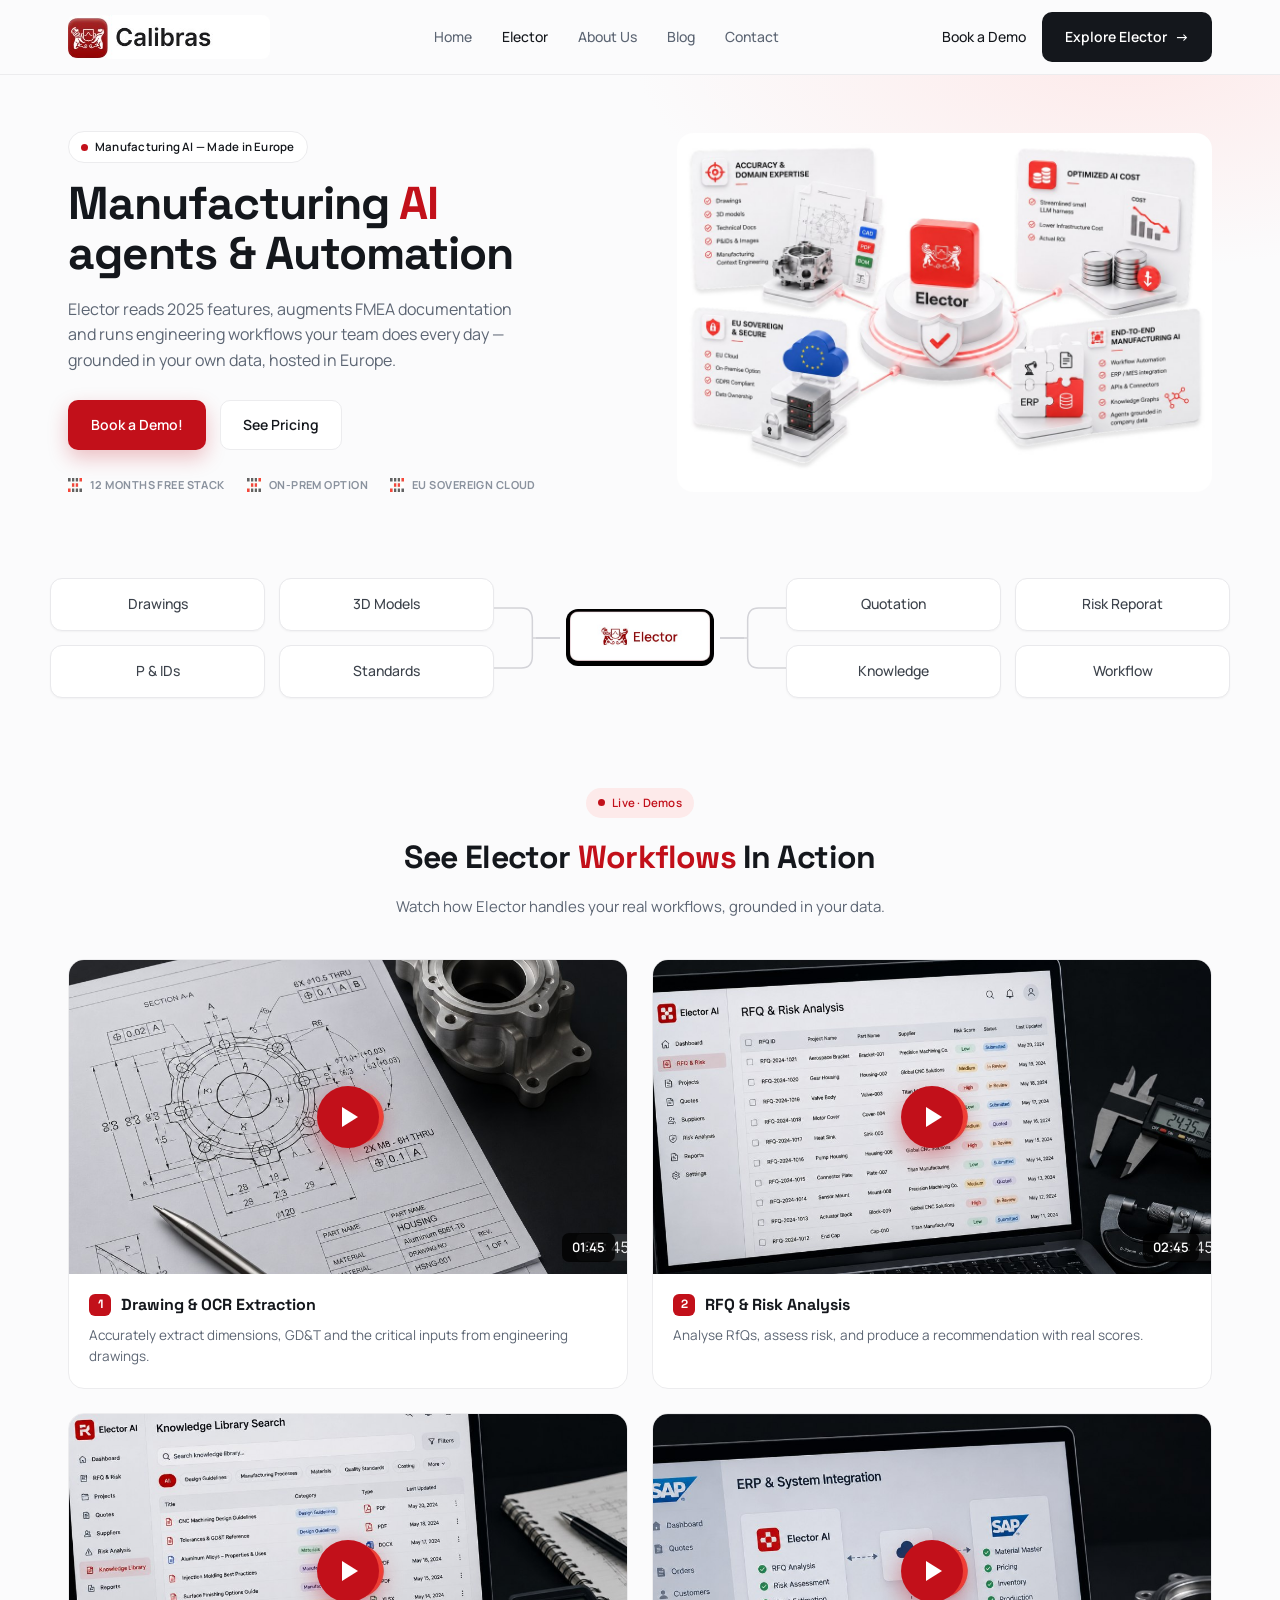
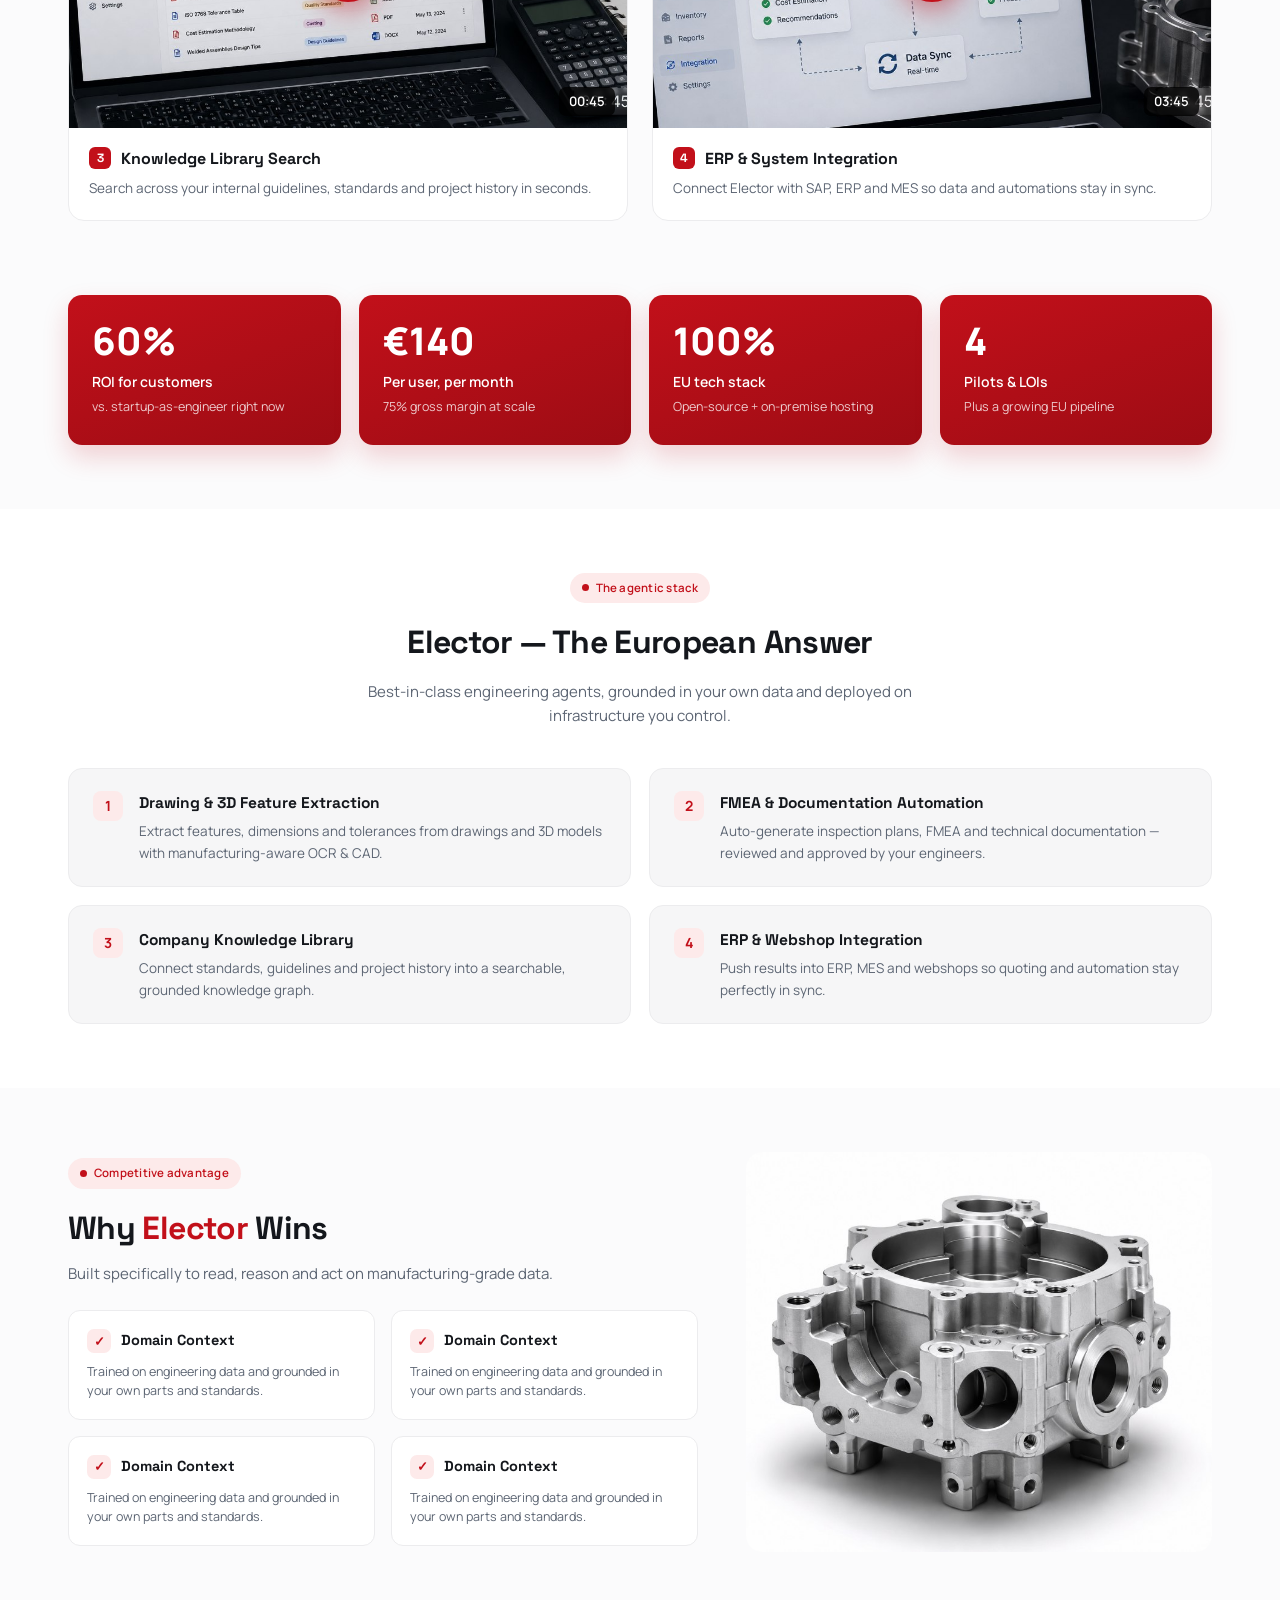
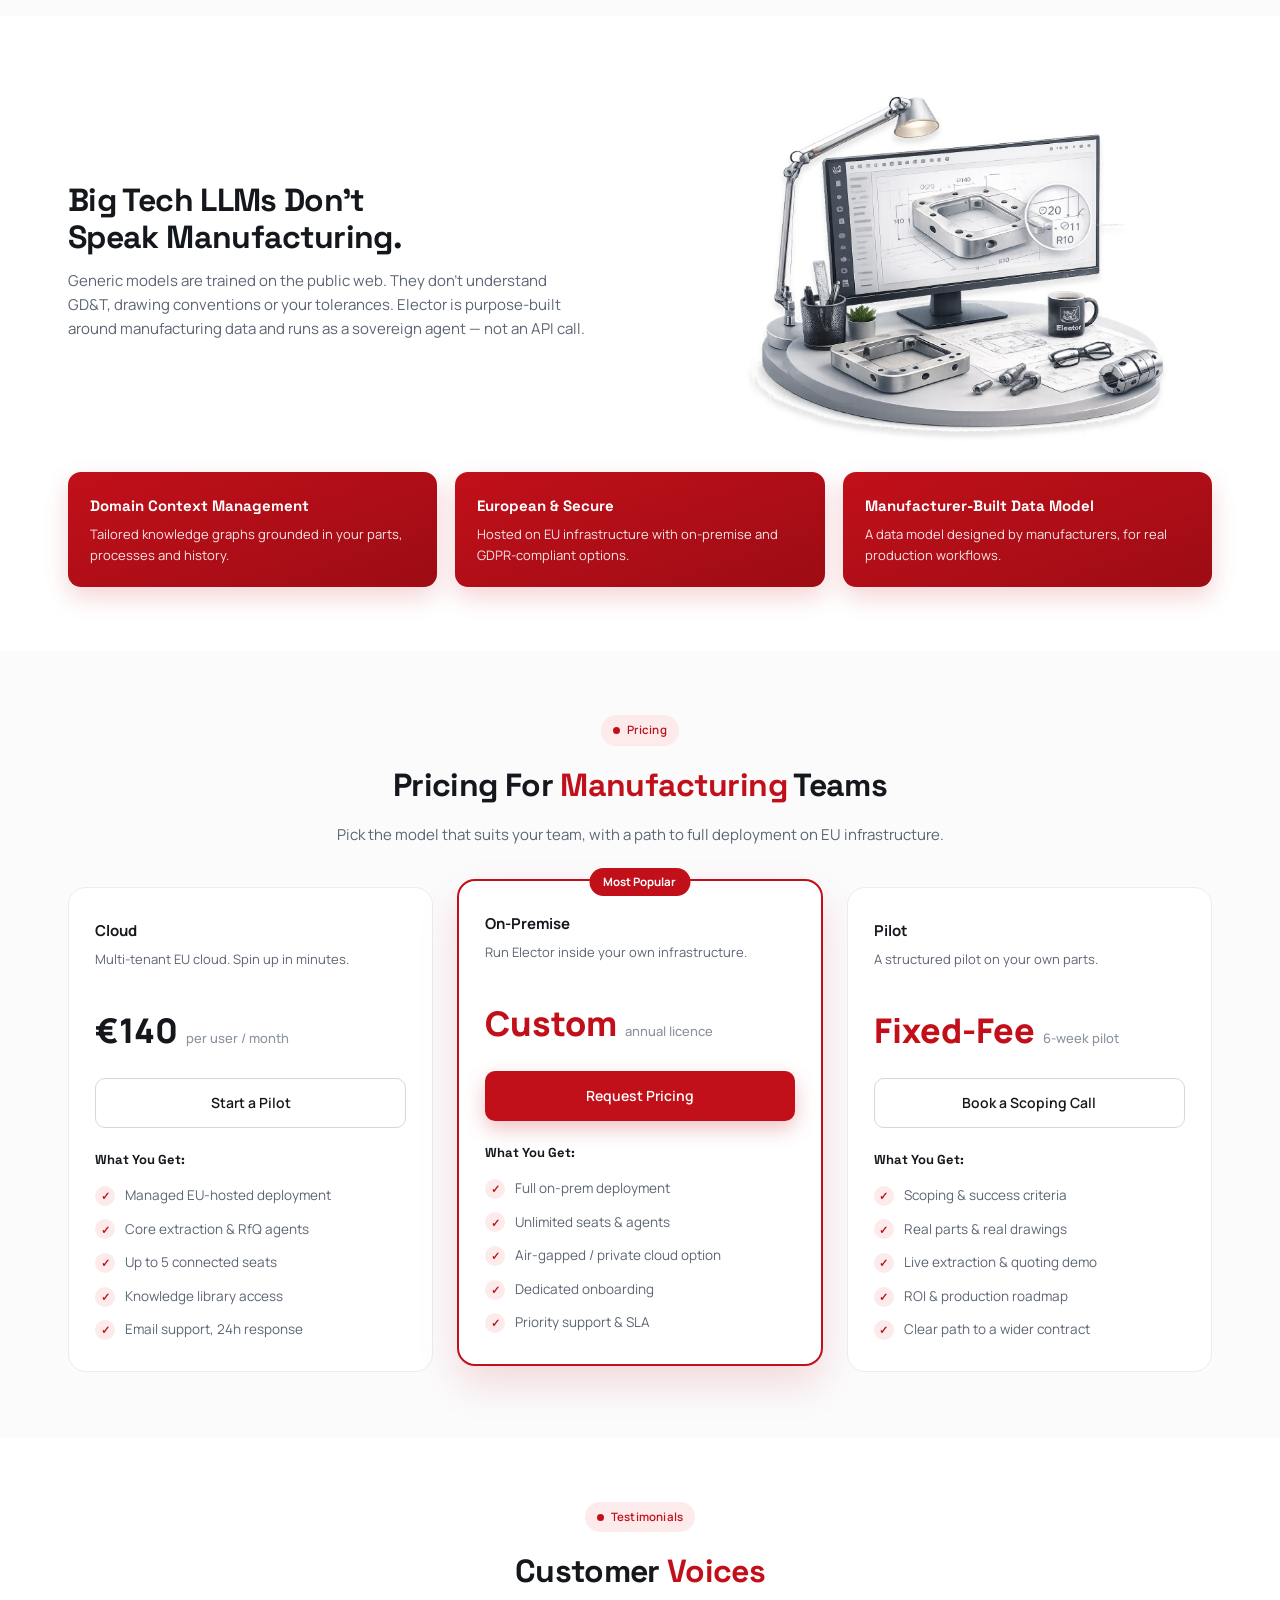
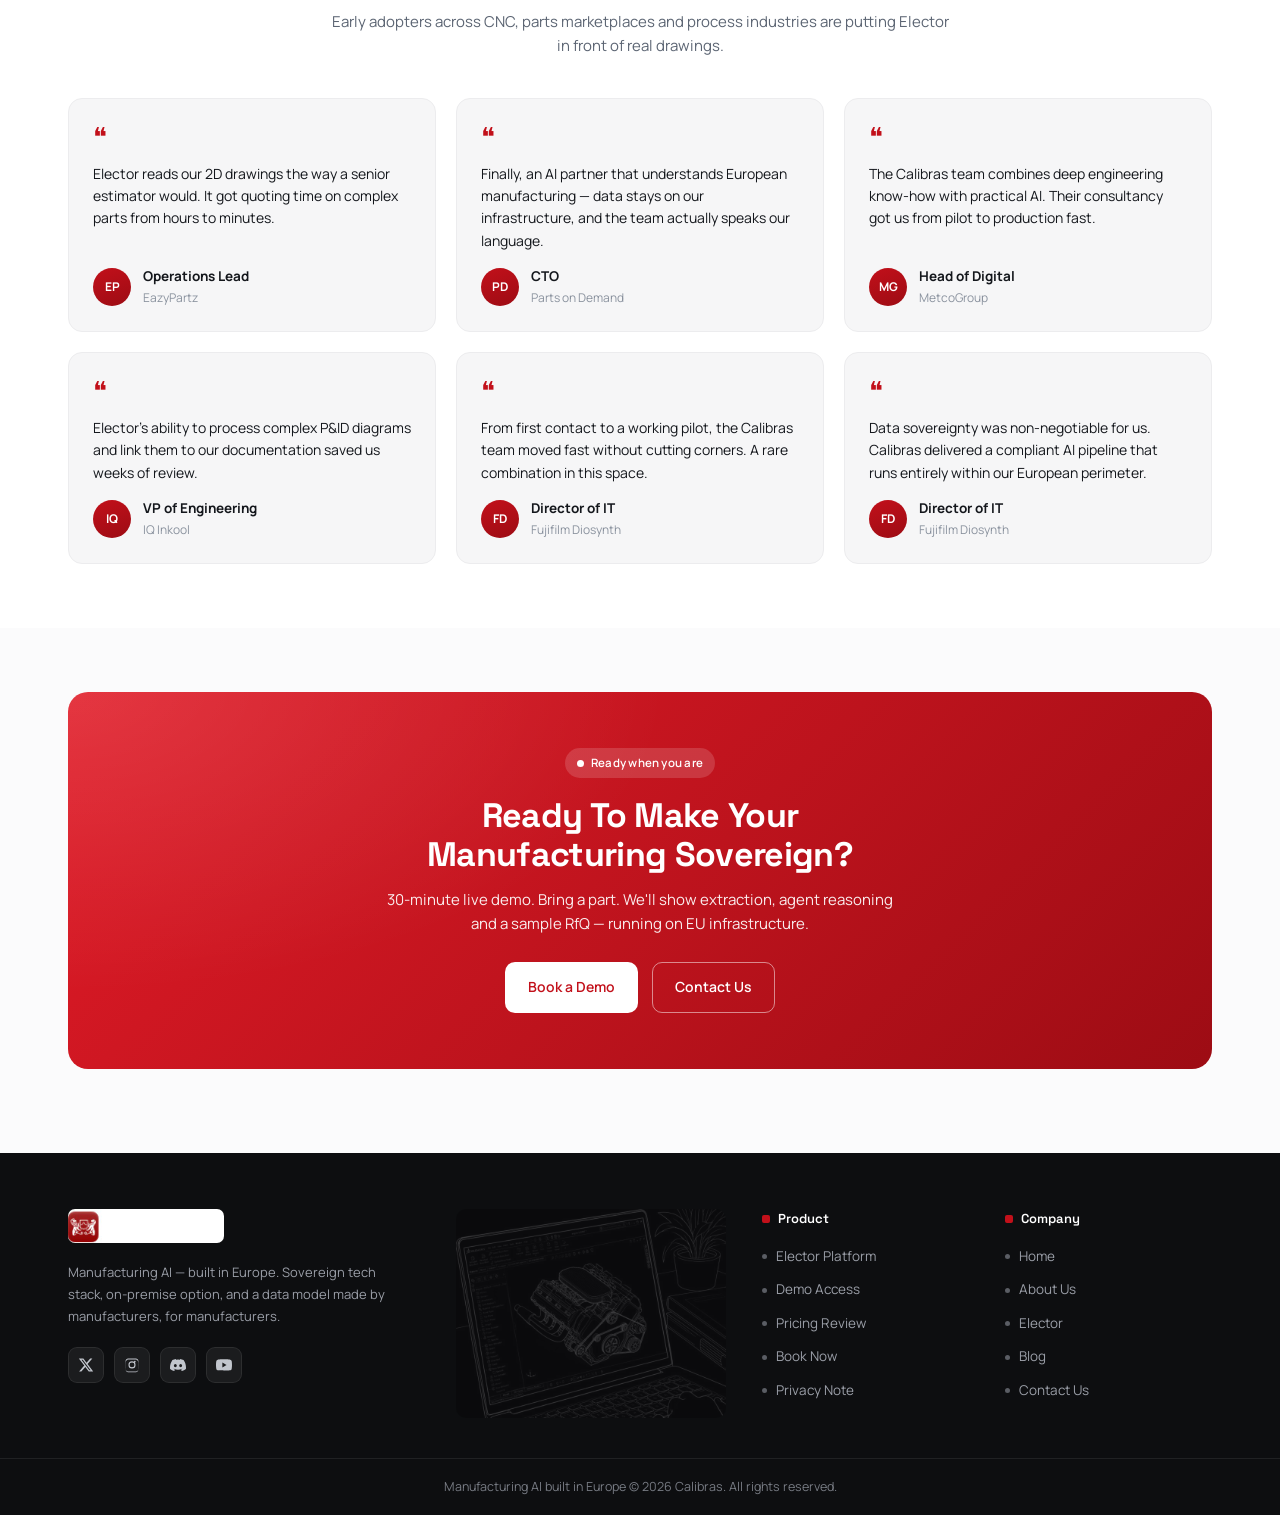
<file: elector.html>
<!DOCTYPE html>
<html lang="en">
<head>
  <meta charset="UTF-8" />
  <meta name="viewport" content="width=device-width, initial-scale=1.0" />
  <title>Elector — Manufacturing AI Agents & Automation | Calibras</title>
  <link rel="preconnect" href="https://fonts.googleapis.com" />
  <link rel="preconnect" href="https://fonts.gstatic.com" crossorigin />
  <link href="https://fonts.googleapis.com/css2?family=Manrope:wght@400;500;600;700;800&family=Space+Grotesk:wght@400;500;600;700&display=swap" rel="stylesheet" />
  <link rel="stylesheet" href="css/style.css" />
  <link rel="stylesheet" href="css/elector.css" />
</head>
<body>
  <div class="page">

    <!-- ===== HEADER ===== -->
    <header class="site-header" id="siteHeader">
      <div class="container header-inner">
        <a href="index.html" class="brand">
          <img src="home/logo.jpg" alt="Calibras" class="brand-logo" />
        </a>
        <nav class="main-nav" id="mainNav">
          <a href="index.html">Home</a>
          <a href="elector.html" class="active">Elector</a>
          <a href="about.html">About Us</a>
          <a href="blog.html">Blog</a>
          <a href="contact.html">Contact</a>
        </nav>
        <div class="header-actions">
          <a href="contact.html" class="link-muted">Book a Demo</a>
          <a href="elector.html" class="btn btn-dark">Explore Elector <span class="arr">&rarr;</span></a>
          <button class="nav-toggle" id="navToggle" aria-label="Menu">
            <span></span><span></span><span></span>
          </button>
        </div>
      </div>
    </header>

    <!-- ===== HERO ===== -->
    <section class="hero hero-elector">
      <div class="container hero-grid">
        <div class="hero-copy">
          <span class="badge badge-light"><i class="dot"></i> Manufacturing AI — Made in Europe</span>
          <h1>Manufacturing <span class="text-red">AI</span><br />agents &amp; Automation</h1>
          <p class="lead">
            Elector reads 2025 features, augments FMEA documentation and runs
            engineering workflows your team does every day — grounded in your
            own data, hosted in Europe.
          </p>
          <div class="hero-buttons">
            <a href="#pricing" class="btn btn-red">Book a Demo!</a>
            <a href="#pricing" class="btn btn-outline">See Pricing</a>
          </div>
          <div class="hero-tags">
            <span class="mini-tag"><img src="elector/block_icon.jpg" alt="" /> 12 MONTHS FREE STACK</span>
            <span class="mini-tag"><img src="elector/block_icon.jpg" alt="" /> ON-PREM OPTION</span>
            <span class="mini-tag"><img src="elector/block_icon.jpg" alt="" /> EU SOVEREIGN CLOUD</span>
          </div>
        </div>
        <div class="hero-media">
          <img src="elector/hero_image.jpg" alt="Elector platform" />
        </div>
      </div>
    </section>

    <!-- ===== CAPABILITY HUB (mind-map) ===== -->
    <section class="section pillcloud-section">
      <div class="container">
        <div class="ehub">
          <div class="ehub-group">
            <span class="epill">Drawings</span>
            <span class="epill">3D Models</span>
            <span class="epill">P &amp; IDs</span>
            <span class="epill">Standards</span>
          </div>

          <svg class="ehub-bracket" viewBox="0 0 46 106" preserveAspectRatio="none" aria-hidden="true">
            <path d="M0 23 H30 Q42 23 42 35 V71 Q42 83 30 83 H0 M42 53 H46"
                  fill="none" stroke="#d3d3d8" stroke-width="1.5" vector-effect="non-scaling-stroke" />
          </svg>
          <span class="ehub-line"></span>

          <div class="ehub-center">
            <img src="elector/elector_model_center.jpg" alt="Elector" />
          </div>

          <span class="ehub-line"></span>
          <svg class="ehub-bracket" viewBox="0 0 46 106" preserveAspectRatio="none" aria-hidden="true">
            <path d="M46 23 H16 Q4 23 4 35 V71 Q4 83 16 83 H46 M0 53 H4"
                  fill="none" stroke="#d3d3d8" stroke-width="1.5" vector-effect="non-scaling-stroke" />
          </svg>

          <div class="ehub-group">
            <span class="epill">Quotation</span>
            <span class="epill">Risk Reporat</span>
            <span class="epill">Knowledge</span>
            <span class="epill">Workflow</span>
          </div>
        </div>
      </div>
    </section>

    <!-- ===== WORKFLOWS / VIDEO ===== -->
    <section class="section workflows">
      <div class="container">
        <div class="section-head center">
          <span class="badge badge-soft"><i class="dot"></i> Live · Demos</span>
          <h2>See Elector <span class="text-red">Workflows</span> In Action</h2>
          <p>Watch how Elector handles your real workflows, grounded in your data.</p>
        </div>
        <div class="video-grid">
          <article class="video-card">
            <div class="video-thumb">
              <img src="elector/video/002.jpg" alt="" />
              <button class="play" aria-label="Play"><span></span></button>
              <span class="vtime">01:45</span>
            </div>
            <div class="video-body">
              <h3><span class="vnum">1</span> Drawing &amp; OCR Extraction</h3>
              <p>Accurately extract dimensions, GD&amp;T and the critical inputs from engineering drawings.</p>
            </div>
          </article>
          <article class="video-card">
            <div class="video-thumb">
              <img src="elector/video/001.jpg" alt="" />
              <button class="play" aria-label="Play"><span></span></button>
              <span class="vtime">02:45</span>
            </div>
            <div class="video-body">
              <h3><span class="vnum">2</span> RFQ &amp; Risk Analysis</h3>
              <p>Analyse RfQs, assess risk, and produce a recommendation with real scores.</p>
            </div>
          </article>
          <article class="video-card">
            <div class="video-thumb">
              <img src="elector/video/003.jpg" alt="" />
              <button class="play" aria-label="Play"><span></span></button>
              <span class="vtime">00:45</span>
            </div>
            <div class="video-body">
              <h3><span class="vnum">3</span> Knowledge Library Search</h3>
              <p>Search across your internal guidelines, standards and project history in seconds.</p>
            </div>
          </article>
          <article class="video-card">
            <div class="video-thumb">
              <img src="elector/video/004.jpg" alt="" />
              <button class="play" aria-label="Play"><span></span></button>
              <span class="vtime">03:45</span>
            </div>
            <div class="video-body">
              <h3><span class="vnum">4</span> ERP &amp; System Integration</h3>
              <p>Connect Elector with SAP, ERP and MES so data and automations stay in sync.</p>
            </div>
          </article>
        </div>
      </div>
    </section>

    <!-- ===== STATS ===== -->
    <section class="section stats-section">
      <div class="container stats-grid">
        <div class="stat-card">
          <span class="stat-num">60%</span>
          <span class="stat-label">ROI for customers</span>
          <span class="stat-sub">vs. startup-as-engineer right now</span>
        </div>
        <div class="stat-card">
          <span class="stat-num">&euro;140</span>
          <span class="stat-label">Per user, per month</span>
          <span class="stat-sub">75% gross margin at scale</span>
        </div>
        <div class="stat-card">
          <span class="stat-num">100%</span>
          <span class="stat-label">EU tech stack</span>
          <span class="stat-sub">Open-source + on-premise hosting</span>
        </div>
        <div class="stat-card">
          <span class="stat-num">4</span>
          <span class="stat-label">Pilots &amp; LOIs</span>
          <span class="stat-sub">Plus a growing EU pipeline</span>
        </div>
      </div>
    </section>

    <!-- ===== EUROPEAN ANSWER ===== -->
    <section class="section answer">
      <div class="container">
        <div class="section-head center">
          <span class="badge badge-soft"><i class="dot"></i> The agentic stack</span>
          <h2>Elector — The European Answer</h2>
          <p>Best-in-class engineering agents, grounded in your own data and
            deployed on infrastructure you control.</p>
        </div>
        <div class="answer-grid">
          <article class="answer-card">
            <span class="answer-num">1</span>
            <div>
              <h3>Drawing &amp; 3D Feature Extraction</h3>
              <p>Extract features, dimensions and tolerances from drawings and 3D models with manufacturing-aware OCR &amp; CAD.</p>
            </div>
          </article>
          <article class="answer-card">
            <span class="answer-num">2</span>
            <div>
              <h3>FMEA &amp; Documentation Automation</h3>
              <p>Auto-generate inspection plans, FMEA and technical documentation — reviewed and approved by your engineers.</p>
            </div>
          </article>
          <article class="answer-card">
            <span class="answer-num">3</span>
            <div>
              <h3>Company Knowledge Library</h3>
              <p>Connect standards, guidelines and project history into a searchable, grounded knowledge graph.</p>
            </div>
          </article>
          <article class="answer-card">
            <span class="answer-num">4</span>
            <div>
              <h3>ERP &amp; Webshop Integration</h3>
              <p>Push results into ERP, MES and webshops so quoting and automation stay perfectly in sync.</p>
            </div>
          </article>
        </div>
      </div>
    </section>

    <!-- ===== WHY ELECTOR WINS ===== -->
    <section class="section why">
      <div class="container why-grid">
        <div class="why-copy">
          <span class="badge badge-soft"><i class="dot"></i> Competitive advantage</span>
          <h2>Why <span class="text-red">Elector</span> Wins</h2>
          <p class="why-sub">Built specifically to read, reason and act on manufacturing-grade data.</p>
          <div class="why-boxes">
            <div class="why-box">
              <div class="why-box-head">
                <span class="check">&check;</span>
                <h4>Domain Context</h4>
              </div>
              <p>Trained on engineering data and grounded in your own parts and standards.</p>
            </div>
            <div class="why-box">
              <div class="why-box-head">
                <span class="check">&check;</span>
                <h4>Domain Context</h4>
              </div>
              <p>Trained on engineering data and grounded in your own parts and standards.</p>
            </div>
            <div class="why-box">
              <div class="why-box-head">
                <span class="check">&check;</span>
                <h4>Domain Context</h4>
              </div>
              <p>Trained on engineering data and grounded in your own parts and standards.</p>
            </div>
            <div class="why-box">
              <div class="why-box-head">
                <span class="check">&check;</span>
                <h4>Domain Context</h4>
              </div>
              <p>Trained on engineering data and grounded in your own parts and standards.</p>
            </div>
          </div>
        </div>
        <div class="why-media">
          <img src="elector/competittive_advantage.jpg" alt="Machined part" />
        </div>
      </div>
    </section>

    <!-- ===== BIG TECH LLMs ===== -->
    <section class="section bigtech">
      <div class="container">
        <div class="bigtech-top">
          <div class="bigtech-copy">
            <h2>Big Tech LLMs Don't<br />Speak Manufacturing.</h2>
            <p>Generic models are trained on the public web. They don't understand
              GD&amp;T, drawing conventions or your tolerances. Elector is purpose-built
              around manufacturing data and runs as a sovereign agent — not an API call.</p>
          </div>
          <div class="bigtech-media">
            <img src="elector/why_elevator.jpg" alt="Engineering workstation" />
          </div>
        </div>
        <div class="bigtech-cards">
          <div class="bt-card">
            <h4>Domain Context Management</h4>
            <p>Tailored knowledge graphs grounded in your parts, processes and history.</p>
          </div>
          <div class="bt-card">
            <h4>European &amp; Secure</h4>
            <p>Hosted on EU infrastructure with on-premise and GDPR-compliant options.</p>
          </div>
          <div class="bt-card">
            <h4>Manufacturer-Built Data Model</h4>
            <p>A data model designed by manufacturers, for real production workflows.</p>
          </div>
        </div>
      </div>
    </section>

    <!-- ===== PRICING ===== -->
    <section class="section pricing" id="pricing">
      <div class="container">
        <div class="section-head center">
          <span class="badge badge-soft"><i class="dot"></i> Pricing</span>
          <h2>Pricing For <span class="text-red">Manufacturing</span> Teams</h2>
          <p>Pick the model that suits your team, with a path to full deployment on EU infrastructure.</p>
        </div>
        <div class="pricing-grid">
          <article class="price-card">
            <span class="price-tier">Cloud</span>
            <p class="price-desc">Multi-tenant EU cloud. Spin up in minutes.</p>
            <div class="price-amount">&euro;140 <span>per user / month</span></div>
            <a href="#" class="btn btn-outline-dark price-btn">Start a Pilot</a>
            <h5>What You Get:</h5>
            <ul class="price-list">
              <li><span class="check">&check;</span> Managed EU-hosted deployment</li>
              <li><span class="check">&check;</span> Core extraction &amp; RfQ agents</li>
              <li><span class="check">&check;</span> Up to 5 connected seats</li>
              <li><span class="check">&check;</span> Knowledge library access</li>
              <li><span class="check">&check;</span> Email support, 24h response</li>
            </ul>
          </article>

          <article class="price-card price-card--popular">
            <span class="popular-badge">Most Popular</span>
            <span class="price-tier">On-Premise</span>
            <p class="price-desc">Run Elector inside your own infrastructure.</p>
            <div class="price-amount price-amount--custom">Custom <span>annual licence</span></div>
            <a href="#" class="btn btn-red price-btn">Request Pricing</a>
            <h5>What You Get:</h5>
            <ul class="price-list">
              <li><span class="check">&check;</span> Full on-prem deployment</li>
              <li><span class="check">&check;</span> Unlimited seats &amp; agents</li>
              <li><span class="check">&check;</span> Air-gapped / private cloud option</li>
              <li><span class="check">&check;</span> Dedicated onboarding</li>
              <li><span class="check">&check;</span> Priority support &amp; SLA</li>
            </ul>
          </article>

          <article class="price-card">
            <span class="price-tier">Pilot</span>
            <p class="price-desc">A structured pilot on your own parts.</p>
            <div class="price-amount price-amount--custom">Fixed-Fee <span>6-week pilot</span></div>
            <a href="#" class="btn btn-outline-dark price-btn">Book a Scoping Call</a>
            <h5>What You Get:</h5>
            <ul class="price-list">
              <li><span class="check">&check;</span> Scoping &amp; success criteria</li>
              <li><span class="check">&check;</span> Real parts &amp; real drawings</li>
              <li><span class="check">&check;</span> Live extraction &amp; quoting demo</li>
              <li><span class="check">&check;</span> ROI &amp; production roadmap</li>
              <li><span class="check">&check;</span> Clear path to a wider contract</li>
            </ul>
          </article>
        </div>
      </div>
    </section>

    <!-- ===== CUSTOMER VOICES ===== -->
    <section class="section voices">
      <div class="container">
        <div class="section-head center">
          <span class="badge badge-soft"><i class="dot"></i> Testimonials</span>
          <h2>Customer <span class="text-red">Voices</span></h2>
          <p>Early adopters across CNC, parts marketplaces and process
            industries are putting Elector in front of real drawings.</p>
        </div>
        <div class="voices-grid">
          <article class="voice-card">
            <span class="quote-mark">&#10077;</span>
            <p>Elector reads our 2D drawings the way a senior estimator would. It got quoting time on complex parts from hours to minutes.</p>
            <div class="voice-author">
              <span class="avatar">EP</span>
              <span><strong>Operations Lead</strong><small>EazyPartz</small></span>
            </div>
          </article>
          <article class="voice-card">
            <span class="quote-mark">&#10077;</span>
            <p>Finally, an AI partner that understands European manufacturing — data stays on our infrastructure, and the team actually speaks our language.</p>
            <div class="voice-author">
              <span class="avatar">PD</span>
              <span><strong>CTO</strong><small>Parts on Demand</small></span>
            </div>
          </article>
          <article class="voice-card">
            <span class="quote-mark">&#10077;</span>
            <p>The Calibras team combines deep engineering know-how with practical AI. Their consultancy got us from pilot to production fast.</p>
            <div class="voice-author">
              <span class="avatar">MG</span>
              <span><strong>Head of Digital</strong><small>MetcoGroup</small></span>
            </div>
          </article>
          <article class="voice-card">
            <span class="quote-mark">&#10077;</span>
            <p>Elector's ability to process complex P&amp;ID diagrams and link them to our documentation saved us weeks of review.</p>
            <div class="voice-author">
              <span class="avatar">IQ</span>
              <span><strong>VP of Engineering</strong><small>IQ Inkool</small></span>
            </div>
          </article>
          <article class="voice-card">
            <span class="quote-mark">&#10077;</span>
            <p>From first contact to a working pilot, the Calibras team moved fast without cutting corners. A rare combination in this space.</p>
            <div class="voice-author">
              <span class="avatar">FD</span>
              <span><strong>Director of IT</strong><small>Fujifilm Diosynth</small></span>
            </div>
          </article>
          <article class="voice-card">
            <span class="quote-mark">&#10077;</span>
            <p>Data sovereignty was non-negotiable for us. Calibras delivered a compliant AI pipeline that runs entirely within our European perimeter.</p>
            <div class="voice-author">
              <span class="avatar">FD</span>
              <span><strong>Director of IT</strong><small>Fujifilm Diosynth</small></span>
            </div>
          </article>
        </div>
      </div>
    </section>

    <!-- ===== CTA ===== -->
    <section class="section cta-section" id="contact">
      <div class="container">
        <div class="cta-banner">
          <span class="badge badge-ghost"><i class="dot"></i> Ready when you are</span>
          <h2>Ready To Make Your<br />Manufacturing Sovereign?</h2>
          <p>30-minute live demo. Bring a part. We'll show extraction, agent
            reasoning and a sample RfQ — running on EU infrastructure.</p>
          <div class="cta-buttons">
            <a href="#" class="btn btn-white">Book a Demo</a>
            <a href="#" class="btn btn-ghost">Contact Us</a>
          </div>
        </div>
      </div>
    </section>

    <!-- ===== FOOTER ===== -->
    <footer class="site-footer" id="resources">
      <div class="container footer-grid">
        <div class="footer-brand">
          <img src="home/footer_logo.jpg" alt="Calibras" class="footer-logo" />
          <p>Manufacturing AI — built in Europe. Sovereign tech stack, on-premise
            option, and a data model made by manufacturers, for manufacturers.</p>
          <div class="socials">
            <a href="#" aria-label="X"><svg viewBox="0 0 24 24" fill="currentColor"><path d="M18.244 2.25h3.308l-7.227 8.26 8.502 11.24h-6.66l-5.214-6.817L4.99 21.75H1.68l7.73-8.835L1.254 2.25H8.08l4.713 6.231zm-1.161 17.52h1.833L7.084 4.126H5.117z"/></svg></a>
            <a href="#" aria-label="Instagram"><svg viewBox="0 0 24 24" fill="currentColor"><path d="M12 2.16c3.2 0 3.58.01 4.85.07 1.17.05 1.8.25 2.23.41.56.22.96.48 1.38.9.42.42.68.82.9 1.38.16.42.36 1.06.41 2.23.06 1.27.07 1.65.07 4.85s-.01 3.58-.07 4.85c-.05 1.17-.25 1.8-.41 2.23-.22.56-.48.96-.9 1.38-.42.42-.82.68-1.38.9-.42.16-1.06.36-2.23.41-1.27.06-1.65.07-4.85.07s-3.58-.01-4.85-.07c-1.17-.05-1.8-.25-2.23-.41a3.7 3.7 0 0 1-1.38-.9 3.7 3.7 0 0 1-.9-1.38c-.16-.42-.36-1.06-.41-2.23-.06-1.27-.07-1.65-.07-4.85s.01-3.58.07-4.85c.05-1.17.25-1.8.41-2.23.22-.56.48-.96.9-1.38.42-.42.82-.68 1.38-.9.42-.16 1.06-.36 2.23-.41C8.42 2.17 8.8 2.16 12 2.16zm0 1.62c-3.15 0-3.5.01-4.74.07-1.14.05-1.76.24-2.17.4-.55.21-.94.47-1.35.88-.41.41-.67.8-.88 1.35-.16.41-.35 1.03-.4 2.17-.06 1.24-.07 1.59-.07 4.74s.01 3.5.07 4.74c.05 1.14.24 1.76.4 2.17.21.55.47.94.88 1.35.41.41.8.67 1.35.88.41.16 1.03.35 2.17.4 1.24.06 1.59.07 4.74.07s3.5-.01 4.74-.07c1.14-.05 1.76-.24 2.17-.4.55-.21.94-.47 1.35-.88.41-.41.67-.8.88-1.35.16-.41.35-1.03.4-2.17.06-1.24.07-1.59.07-4.74s-.01-3.5-.07-4.74c-.05-1.14-.24-1.76-.4-2.17a3.6 3.6 0 0 0-.88-1.35 3.6 3.6 0 0 0-1.35-.88c-.41-.16-1.03-.35-2.17-.4-1.24-.06-1.59-.07-4.74-.07zm0 2.76a5.3 5.3 0 1 1 0 10.6 5.3 5.3 0 0 1 0-10.6zm0 1.62a3.68 3.68 0 1 0 0 7.36 3.68 3.68 0 0 0 0-7.36zm5.5-1.18a1.24 1.24 0 1 1-2.48 0 1.24 1.24 0 0 1 2.48 0z"/></svg></a>
            <a href="#" aria-label="Discord"><svg viewBox="0 0 24 24" fill="currentColor"><path d="M20.317 4.37a19.8 19.8 0 0 0-4.885-1.515.07.07 0 0 0-.078.035c-.21.375-.444.864-.608 1.25a18.3 18.3 0 0 0-5.487 0 12.6 12.6 0 0 0-.617-1.25.07.07 0 0 0-.078-.035A19.7 19.7 0 0 0 3.677 4.37a.06.06 0 0 0-.03.025C.533 9.046-.32 13.58.099 18.057a.08.08 0 0 0 .031.054 19.9 19.9 0 0 0 5.993 3.03.08.08 0 0 0 .084-.028c.462-.63.873-1.295 1.226-1.994a.076.076 0 0 0-.041-.106 13.1 13.1 0 0 1-1.872-.892.077.077 0 0 1-.008-.128c.126-.094.252-.192.372-.291a.07.07 0 0 1 .077-.01c3.928 1.793 8.18 1.793 12.061 0a.07.07 0 0 1 .078.009c.12.099.246.198.373.292a.077.077 0 0 1-.006.127c-.598.349-1.22.645-1.873.891a.076.076 0 0 0-.04.107c.36.698.772 1.362 1.225 1.993a.077.077 0 0 0 .084.028 19.8 19.8 0 0 0 6.002-3.03.077.077 0 0 0 .032-.054c.5-5.177-.838-9.674-3.549-13.66a.06.06 0 0 0-.031-.025zM8.02 15.33c-1.183 0-2.157-1.085-2.157-2.42 0-1.333.955-2.42 2.157-2.42 1.21 0 2.176 1.096 2.157 2.42 0 1.335-.955 2.42-2.157 2.42zm7.975 0c-1.183 0-2.157-1.085-2.157-2.42 0-1.333.955-2.42 2.157-2.42 1.21 0 2.176 1.096 2.157 2.42 0 1.335-.946 2.42-2.157 2.42z"/></svg></a>
            <a href="#" aria-label="YouTube"><svg viewBox="0 0 24 24" fill="currentColor"><path d="M23.498 6.186a3.02 3.02 0 0 0-2.122-2.136C19.505 3.545 12 3.545 12 3.545s-7.505 0-9.377.505A3.02 3.02 0 0 0 .502 6.186C0 8.07 0 12 0 12s0 3.93.502 5.814a3.02 3.02 0 0 0 2.121 2.136c1.872.505 9.377.505 9.377.505s7.505 0 9.377-.505a3.02 3.02 0 0 0 2.122-2.136C24 15.93 24 12 24 12s0-3.93-.502-5.814zM9.546 15.568V8.432L15.818 12z"/></svg></a>
          </div>
        </div>
        <div class="footer-watermark-col">
          <img src="home/footer.jpg" alt="Calibras CAD" class="footer-watermark" />
        </div>
        <div class="footer-col">
          <h4><i class="sq"></i> Product</h4>
          <a href="elector.html">Elector Platform</a>
          <a href="#">Demo Access</a>
          <a href="#">Pricing Review</a>
          <a href="contact.html">Book Now</a>
          <a href="#">Privacy Note</a>
        </div>
        <div class="footer-col">
          <h4><i class="sq"></i> Company</h4>
          <a href="index.html">Home</a>
          <a href="about.html">About Us</a>
          <a href="elector.html">Elector</a>
          <a href="blog.html">Blog</a>
          <a href="contact.html">Contact Us</a>
        </div>
      </div>
      <div class="footer-bottom">
        <div class="container">
          <span>Manufacturing AI built in Europe © 2026 Calibras. All rights reserved.</span>
        </div>
      </div>
    </footer>

  </div>
  <script src="js/script.js"></script>
</body>
</html>
</file>
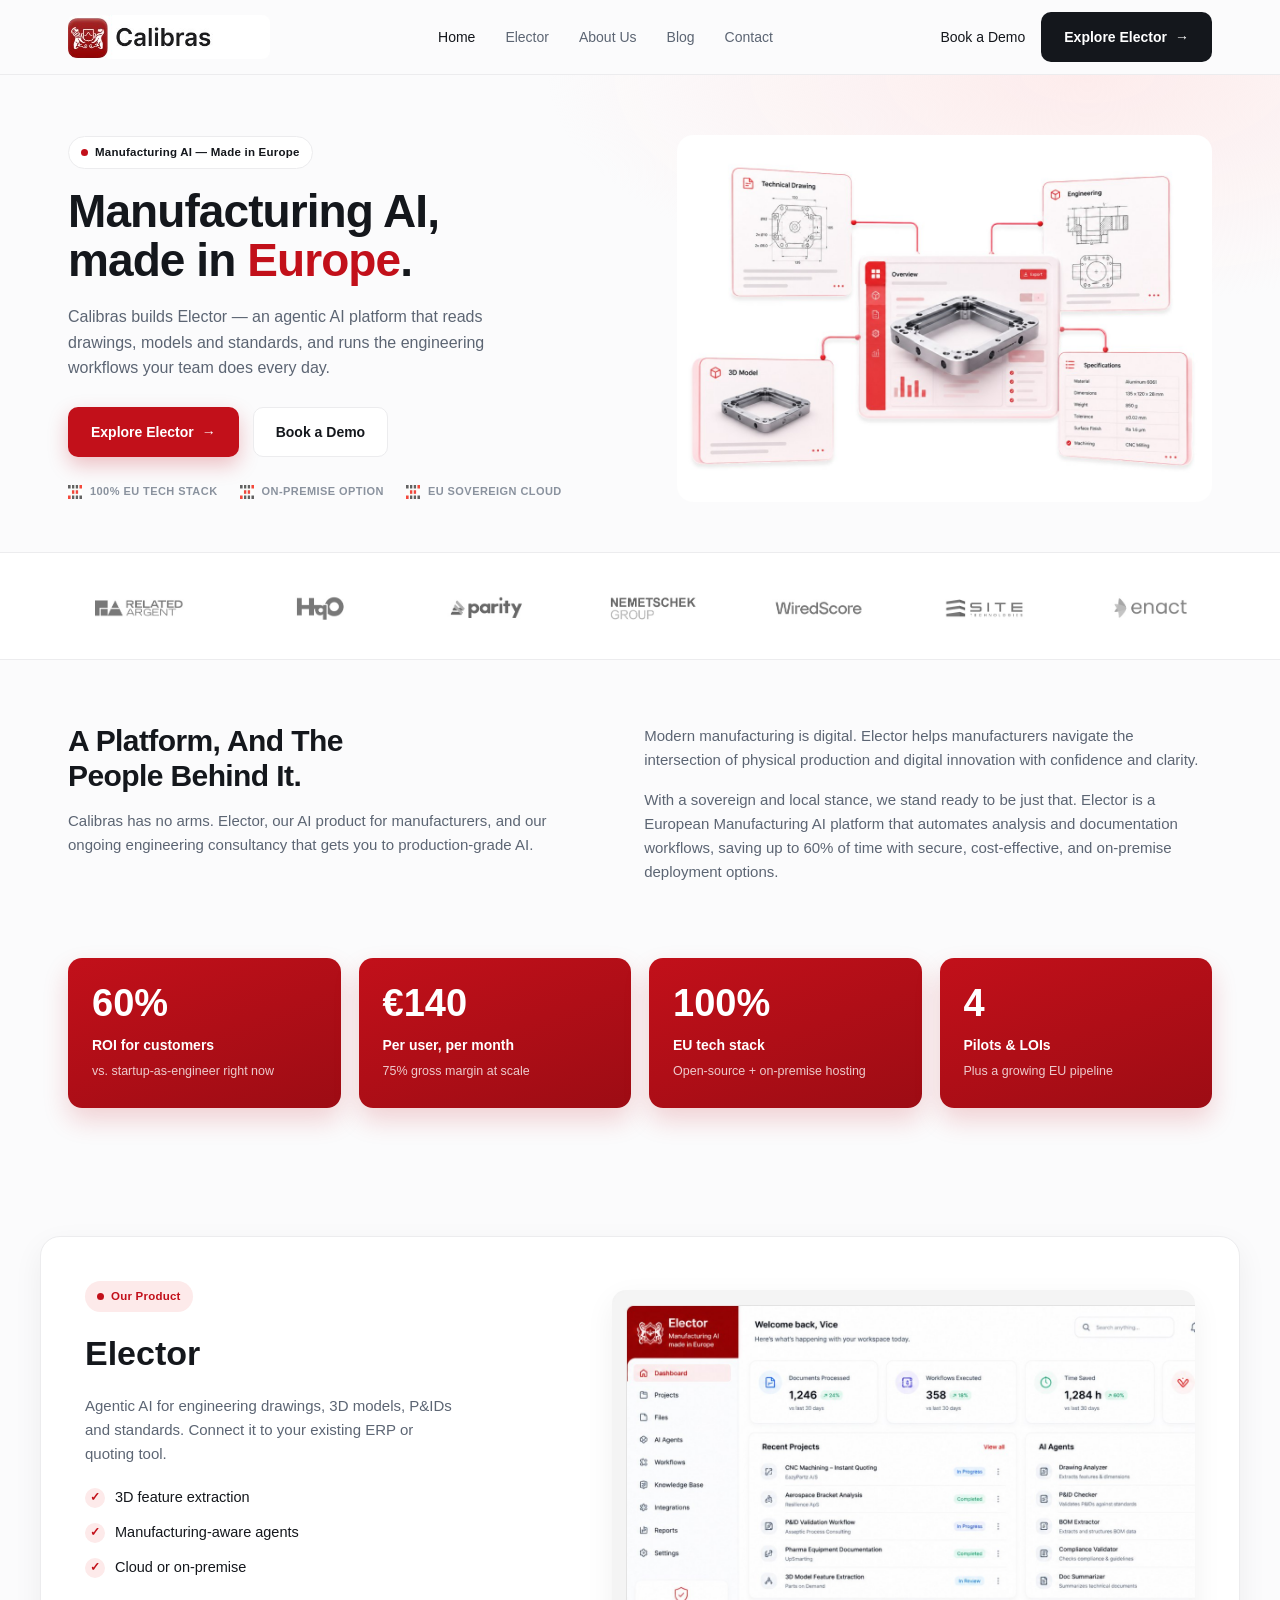
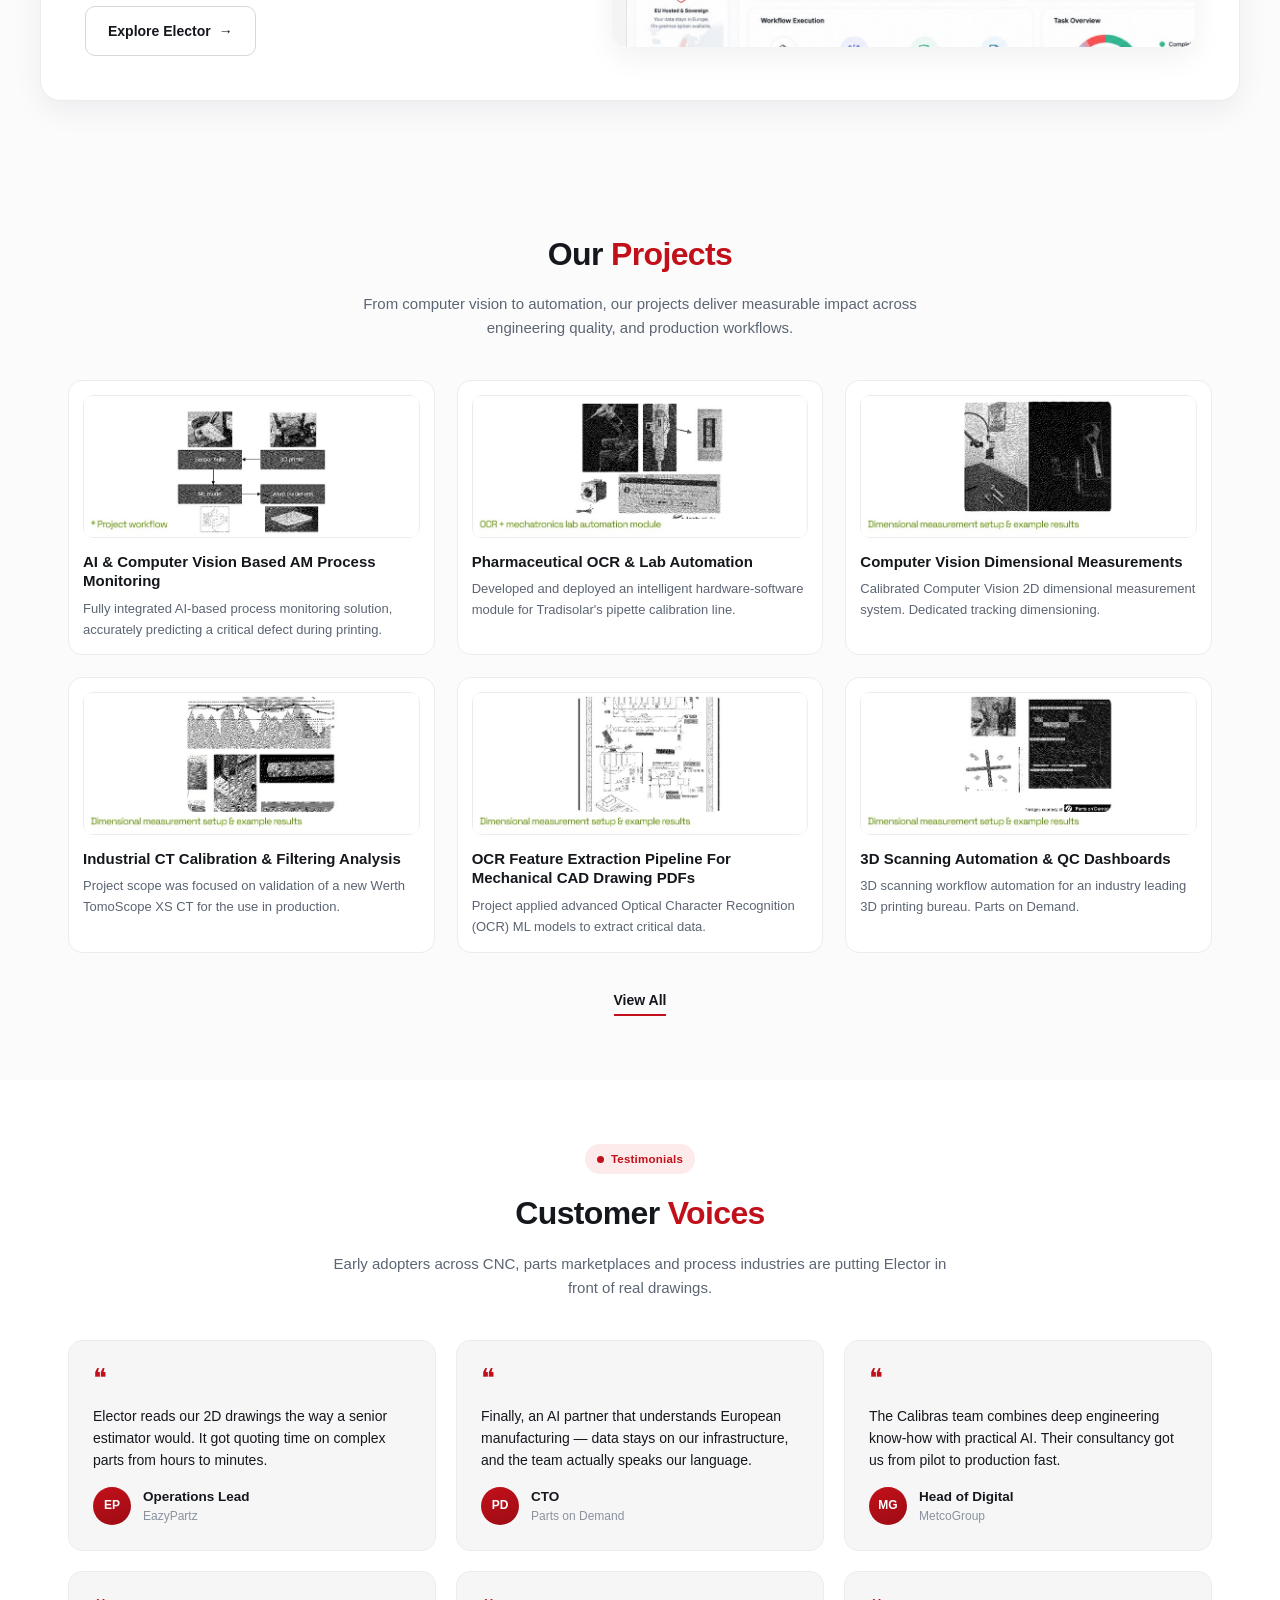
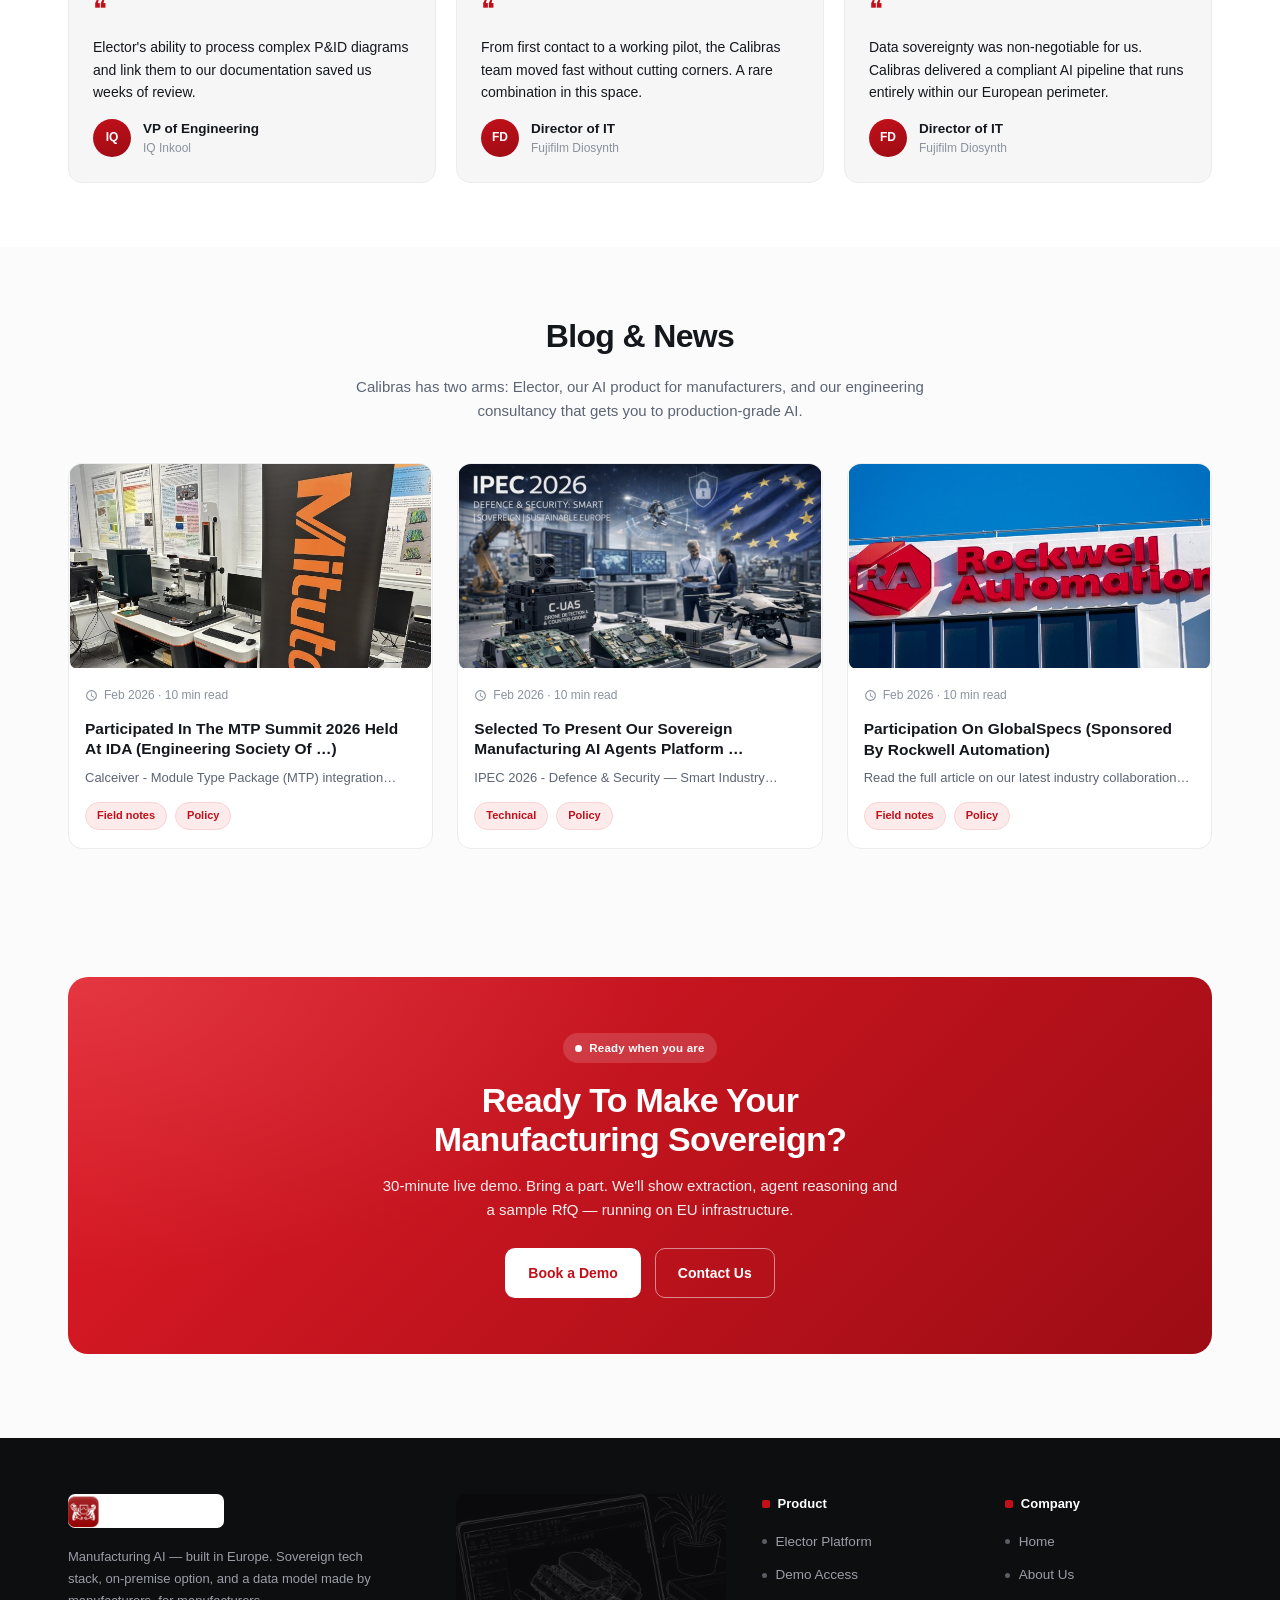
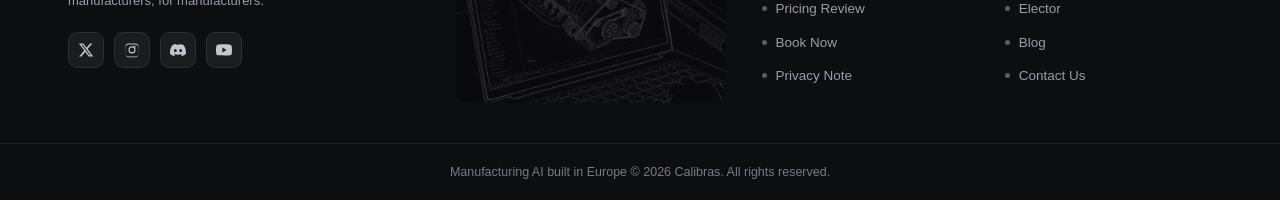
<file: home.html>
<!DOCTYPE html>
<html lang="en">
<head>
  <meta charset="UTF-8" />
  <meta name="viewport" content="width=device-width, initial-scale=1.0" />
  <title>Calibras — Manufacturing AI, made in Europe</title>
  <link rel="preconnect" href="https://fonts.googleapis.com" />
  <link rel="preconnect" href="https://fonts.gstatic.com" crossorigin />
  <link href="https://fonts.googleapis.com/css2?family=Inter:wght@400;500;600;700;800&display=swap" rel="stylesheet" />
  <link rel="stylesheet" href="css/style.css" />
</head>
<body>
  <div class="page">

    <!-- ===== HEADER ===== -->
    <header class="site-header" id="siteHeader">
      <div class="container header-inner">
        <a href="home.html" class="brand">
          <img src="home/logo.jpg" alt="Calibras" class="brand-logo" />
        </a>
        <nav class="main-nav" id="mainNav">
          <a href="home.html" class="active">Home</a>
          <a href="elector.html">Elector</a>
          <a href="about.html">About Us</a>
          <a href="blog.html">Blog</a>
          <a href="contact.html">Contact</a>
        </nav>
        <div class="header-actions">
          <a href="contact.html" class="link-muted">Book a Demo</a>
          <a href="elector.html" class="btn btn-dark">Explore Elector <span class="arr">&rarr;</span></a>
          <button class="nav-toggle" id="navToggle" aria-label="Menu">
            <span></span><span></span><span></span>
          </button>
        </div>
      </div>
    </header>

    <!-- ===== HERO ===== -->
    <section class="hero">
      <div class="container hero-grid">
        <div class="hero-copy">
          <span class="badge badge-light"><i class="dot"></i> Manufacturing AI — Made in Europe</span>
          <h1>Manufacturing AI,<br />made in <span class="text-red">Europe</span>.</h1>
          <p class="lead">
            Calibras builds Elector — an agentic AI platform that reads drawings,
            models and standards, and runs the engineering workflows your team
            does every day.
          </p>
          <div class="hero-buttons">
            <a href="elector.html" class="btn btn-red">Explore Elector <span class="arr">&rarr;</span></a>
            <a href="contact.html" class="btn btn-outline">Book a Demo</a>
          </div>
          <div class="hero-tags">
            <span class="mini-tag"><img src="home/block_icon.jpg" alt="" /> 100% EU TECH STACK</span>
            <span class="mini-tag"><img src="home/block_icon.jpg" alt="" /> ON-PREMISE OPTION</span>
            <span class="mini-tag"><img src="home/block_icon.jpg" alt="" /> EU SOVEREIGN CLOUD</span>
          </div>
        </div>
        <div class="hero-media">
          <img src="home/hero_image.jpg" alt="Elector platform preview" />
        </div>
      </div>
    </section>

    <!-- ===== BRAND STRIP ===== -->
    <section class="brand-strip">
      <div class="container brand-track">
        <img src="home/brand/brand_01.jpg" alt="brand" />
        <img src="home/brand/brand_02.jpg" alt="brand" />
        <img src="home/brand/brand_03.jpg" alt="brand" />
        <img src="home/brand/brand_04.jpg" alt="brand" />
        <img src="home/brand/brand_05.jpg" alt="brand" />
        <img src="home/brand/brand_06.jpg" alt="brand" />
        <img src="home/brand/brand_07.jpg" alt="brand" />
      </div>
    </section>

    <!-- ===== PLATFORM & PEOPLE ===== -->
    <section class="section platform">
      <div class="container platform-grid">
        <div class="platform-left">
          <h2>A Platform, And The<br />People Behind It.</h2>
          <p>
            Calibras has no arms. Elector, our AI product for manufacturers, and
            our ongoing engineering consultancy that gets you to production-grade AI.
          </p>
        </div>
        <div class="platform-right">
          <p>
            Modern manufacturing is digital. Elector helps manufacturers navigate
            the intersection of physical production and digital innovation with
            confidence and clarity.
          </p>
          <p>
            With a sovereign and local stance, we stand ready to be just that.
            Elector is a European Manufacturing AI platform that automates analysis
            and documentation workflows, saving up to 60% of time with secure,
            cost-effective, and on-premise deployment options.
          </p>
        </div>
      </div>
    </section>

    <!-- ===== STATS ===== -->
    <section class="section stats-section">
      <div class="container stats-grid">
        <div class="stat-card">
          <span class="stat-num">60%</span>
          <span class="stat-label">ROI for customers</span>
          <span class="stat-sub">vs. startup-as-engineer right now</span>
        </div>
        <div class="stat-card">
          <span class="stat-num">&euro;140</span>
          <span class="stat-label">Per user, per month</span>
          <span class="stat-sub">75% gross margin at scale</span>
        </div>
        <div class="stat-card">
          <span class="stat-num">100%</span>
          <span class="stat-label">EU tech stack</span>
          <span class="stat-sub">Open-source + on-premise hosting</span>
        </div>
        <div class="stat-card">
          <span class="stat-num">4</span>
          <span class="stat-label">Pilots &amp; LOIs</span>
          <span class="stat-sub">Plus a growing EU pipeline</span>
        </div>
      </div>
    </section>

    <!-- ===== ELECTOR PRODUCT ===== -->
    <section class="section product" id="elector">
      <div class="container product-grid">
        <div class="product-copy">
          <span class="badge badge-soft"><i class="dot"></i> Our Product</span>
          <h2>Elector</h2>
          <p>
            Agentic AI for engineering drawings, 3D models, P&amp;IDs and
            standards. Connect it to your existing ERP or quoting tool.
          </p>
          <ul class="check-list">
            <li><span class="check">&check;</span> 3D feature extraction</li>
            <li><span class="check">&check;</span> Manufacturing-aware agents</li>
            <li><span class="check">&check;</span> Cloud or on-premise</li>
          </ul>
          <a href="elector.html" class="btn btn-outline-dark">Explore Elector <span class="arr">&rarr;</span></a>
        </div>
        <div class="product-media">
          <img src="home/our_product_elector.jpg" alt="Elector dashboard" />
        </div>
      </div>
    </section>

    <!-- ===== PROJECTS ===== -->
    <section class="section projects" id="projects">
      <div class="container">
        <div class="section-head center">
          <h2>Our <span class="text-red">Projects</span></h2>
          <p>From computer vision to automation, our projects deliver measurable
            impact across engineering quality, and production workflows.</p>
        </div>
        <div class="projects-grid">
          <article class="project-card">
            <div class="project-thumb"><img src="home/projets/project_001.jpg" alt="" /></div>
            <h3>AI &amp; Computer Vision Based AM Process Monitoring</h3>
            <p>Fully integrated AI-based process monitoring solution, accurately predicting a critical defect during printing.</p>
          </article>
          <article class="project-card">
            <div class="project-thumb"><img src="home/projets/project_002.jpg" alt="" /></div>
            <h3>Pharmaceutical OCR &amp; Lab Automation</h3>
            <p>Developed and deployed an intelligent hardware-software module for Tradisolar's pipette calibration line.</p>
          </article>
          <article class="project-card">
            <div class="project-thumb"><img src="home/projets/project_003.jpg" alt="" /></div>
            <h3>Computer Vision Dimensional Measurements</h3>
            <p>Calibrated Computer Vision 2D dimensional measurement system. Dedicated tracking dimensioning.</p>
          </article>
          <article class="project-card">
            <div class="project-thumb"><img src="home/projets/project_004.jpg" alt="" /></div>
            <h3>Industrial CT Calibration &amp; Filtering Analysis</h3>
            <p>Project scope was focused on validation of a new Werth TomoScope XS CT for the use in production.</p>
          </article>
          <article class="project-card">
            <div class="project-thumb"><img src="home/projets/project_005.jpg" alt="" /></div>
            <h3>OCR Feature Extraction Pipeline For Mechanical CAD Drawing PDFs</h3>
            <p>Project applied advanced Optical Character Recognition (OCR) ML models to extract critical data.</p>
          </article>
          <article class="project-card">
            <div class="project-thumb"><img src="home/projets/project_006.jpg" alt="" /></div>
            <h3>3D Scanning Automation &amp; QC Dashboards</h3>
            <p>3D scanning workflow automation for an industry leading 3D printing bureau. Parts on Demand.</p>
          </article>
        </div>
        <div class="center"><a href="blog.html" class="link-view">View All</a></div>
      </div>
    </section>

    <!-- ===== CUSTOMER VOICES ===== -->
    <section class="section voices">
      <div class="container">
        <div class="section-head center">
          <span class="badge badge-soft"><i class="dot"></i> Testimonials</span>
          <h2>Customer <span class="text-red">Voices</span></h2>
          <p>Early adopters across CNC, parts marketplaces and process
            industries are putting Elector in front of real drawings.</p>
        </div>
        <div class="voices-grid">
          <article class="voice-card">
            <span class="quote-mark">&#10077;</span>
            <p>Elector reads our 2D drawings the way a senior estimator would. It got quoting time on complex parts from hours to minutes.</p>
            <div class="voice-author">
              <span class="avatar">EP</span>
              <span><strong>Operations Lead</strong><small>EazyPartz</small></span>
            </div>
          </article>
          <article class="voice-card">
            <span class="quote-mark">&#10077;</span>
            <p>Finally, an AI partner that understands European manufacturing — data stays on our infrastructure, and the team actually speaks our language.</p>
            <div class="voice-author">
              <span class="avatar">PD</span>
              <span><strong>CTO</strong><small>Parts on Demand</small></span>
            </div>
          </article>
          <article class="voice-card">
            <span class="quote-mark">&#10077;</span>
            <p>The Calibras team combines deep engineering know-how with practical AI. Their consultancy got us from pilot to production fast.</p>
            <div class="voice-author">
              <span class="avatar">MG</span>
              <span><strong>Head of Digital</strong><small>MetcoGroup</small></span>
            </div>
          </article>
          <article class="voice-card">
            <span class="quote-mark">&#10077;</span>
            <p>Elector's ability to process complex P&amp;ID diagrams and link them to our documentation saved us weeks of review.</p>
            <div class="voice-author">
              <span class="avatar">IQ</span>
              <span><strong>VP of Engineering</strong><small>IQ Inkool</small></span>
            </div>
          </article>
          <article class="voice-card">
            <span class="quote-mark">&#10077;</span>
            <p>From first contact to a working pilot, the Calibras team moved fast without cutting corners. A rare combination in this space.</p>
            <div class="voice-author">
              <span class="avatar">FD</span>
              <span><strong>Director of IT</strong><small>Fujifilm Diosynth</small></span>
            </div>
          </article>
          <article class="voice-card">
            <span class="quote-mark">&#10077;</span>
            <p>Data sovereignty was non-negotiable for us. Calibras delivered a compliant AI pipeline that runs entirely within our European perimeter.</p>
            <div class="voice-author">
              <span class="avatar">FD</span>
              <span><strong>Director of IT</strong><small>Fujifilm Diosynth</small></span>
            </div>
          </article>
        </div>
      </div>
    </section>

    <!-- ===== BLOG & NEWS ===== -->
    <section class="section blog" id="blog">
      <div class="container">
        <div class="section-head center">
          <h2>Blog &amp; News</h2>
          <p>Calibras has two arms: Elector, our AI product for manufacturers, and
            our engineering consultancy that gets you to production-grade AI.</p>
        </div>
        <div class="news-grid">
          <article class="news-card">
            <a href="blog-detail.html"><div class="news-thumb"><img src="home/news/news_01.jpg" alt="" /></div></a>
            <div class="news-body">
              <span class="news-meta">Feb 2026 · 10 min read</span>
              <h3><a href="blog-detail.html">Participated In The MTP Summit 2026 Held At IDA (Engineering Society Of …)</a></h3>
              <p>Calceiver - Module Type Package (MTP) integration insights…</p>
              <div class="news-tags"><span class="tag tag--red">Field notes</span><span class="tag tag--red">Policy</span></div>
            </div>
          </article>
          <article class="news-card">
            <a href="blog-detail.html"><div class="news-thumb"><img src="home/news/news_02.jpg" alt="" /></div></a>
            <div class="news-body">
              <span class="news-meta">Feb 2026 · 10 min read</span>
              <h3><a href="blog-detail.html">Selected To Present Our Sovereign Manufacturing AI Agents Platform …</a></h3>
              <p>IPEC 2026 - Defence &amp; Security — Smart Industry showcase…</p>
              <div class="news-tags"><span class="tag tag--red">Technical</span><span class="tag tag--red">Policy</span></div>
            </div>
          </article>
          <article class="news-card">
            <a href="blog-detail.html"><div class="news-thumb"><img src="home/news/news_03.jpg" alt="" /></div></a>
            <div class="news-body">
              <span class="news-meta">Feb 2026 · 10 min read</span>
              <h3><a href="blog-detail.html">Participation On GlobalSpecs (Sponsored By Rockwell Automation)</a></h3>
              <p>Read the full article on our latest industry collaboration…</p>
              <div class="news-tags"><span class="tag tag--red">Field notes</span><span class="tag tag--red">Policy</span></div>
            </div>
          </article>
        </div>
      </div>
    </section>

    <!-- ===== CTA ===== -->
    <section class="section cta-section" id="contact">
      <div class="container">
        <div class="cta-banner">
          <span class="badge badge-ghost"><i class="dot"></i> Ready when you are</span>
          <h2>Ready To Make Your<br />Manufacturing Sovereign?</h2>
          <p>30-minute live demo. Bring a part. We'll show extraction, agent
            reasoning and a sample RfQ — running on EU infrastructure.</p>
          <div class="cta-buttons">
            <a href="contact.html" class="btn btn-white">Book a Demo</a>
            <a href="contact.html" class="btn btn-ghost">Contact Us</a>
          </div>
        </div>
      </div>
    </section>

    <!-- ===== FOOTER ===== -->
    <footer class="site-footer">
      <div class="container footer-grid">
        <div class="footer-brand">
          <img src="home/footer_logo.jpg" alt="Calibras" class="footer-logo" />
          <p>Manufacturing AI — built in Europe. Sovereign tech stack, on-premise
            option, and a data model made by manufacturers, for manufacturers.</p>
          <div class="socials">
            <a href="#" aria-label="X">
              <svg viewBox="0 0 24 24" fill="currentColor"><path d="M18.244 2.25h3.308l-7.227 8.26 8.502 11.24h-6.66l-5.214-6.817L4.99 21.75H1.68l7.73-8.835L1.254 2.25H8.08l4.713 6.231zm-1.161 17.52h1.833L7.084 4.126H5.117z"/></svg>
            </a>
            <a href="#" aria-label="Instagram">
              <svg viewBox="0 0 24 24" fill="currentColor"><path d="M12 2.16c3.2 0 3.58.01 4.85.07 1.17.05 1.8.25 2.23.41.56.22.96.48 1.38.9.42.42.68.82.9 1.38.16.42.36 1.06.41 2.23.06 1.27.07 1.65.07 4.85s-.01 3.58-.07 4.85c-.05 1.17-.25 1.8-.41 2.23-.22.56-.48.96-.9 1.38-.42.42-.82.68-1.38.9-.42.16-1.06.36-2.23.41-1.27.06-1.65.07-4.85.07s-3.58-.01-4.85-.07c-1.17-.05-1.8-.25-2.23-.41a3.7 3.7 0 0 1-1.38-.9 3.7 3.7 0 0 1-.9-1.38c-.16-.42-.36-1.06-.41-2.23-.06-1.27-.07-1.65-.07-4.85s.01-3.58.07-4.85c.05-1.17.25-1.8.41-2.23.22-.56.48-.96.9-1.38.42-.42.82-.68 1.38-.9.42-.16 1.06-.36 2.23-.41C8.42 2.17 8.8 2.16 12 2.16zm0 1.62c-3.15 0-3.5.01-4.74.07-1.14.05-1.76.24-2.17.4-.55.21-.94.47-1.35.88-.41.41-.67.8-.88 1.35-.16.41-.35 1.03-.4 2.17-.06 1.24-.07 1.59-.07 4.74s.01 3.5.07 4.74c.05 1.14.24 1.76.4 2.17.21.55.47.94.88 1.35.41.41.8.67 1.35.88.41.16 1.03.35 2.17.4 1.24.06 1.59.07 4.74.07s3.5-.01 4.74-.07c1.14-.05 1.76-.24 2.17-.4.55-.21.94-.47 1.35-.88.41-.41.67-.8.88-1.35.16-.41.35-1.03.4-2.17.06-1.24.07-1.59.07-4.74s-.01-3.5-.07-4.74c-.05-1.14-.24-1.76-.4-2.17a3.6 3.6 0 0 0-.88-1.35 3.6 3.6 0 0 0-1.35-.88c-.41-.16-1.03-.35-2.17-.4-1.24-.06-1.59-.07-4.74-.07zm0 2.76a5.3 5.3 0 1 1 0 10.6 5.3 5.3 0 0 1 0-10.6zm0 1.62a3.68 3.68 0 1 0 0 7.36 3.68 3.68 0 0 0 0-7.36zm5.5-1.18a1.24 1.24 0 1 1-2.48 0 1.24 1.24 0 0 1 2.48 0z"/></svg>
            </a>
            <a href="#" aria-label="Discord">
              <svg viewBox="0 0 24 24" fill="currentColor"><path d="M20.317 4.37a19.8 19.8 0 0 0-4.885-1.515.07.07 0 0 0-.078.035c-.21.375-.444.864-.608 1.25a18.3 18.3 0 0 0-5.487 0 12.6 12.6 0 0 0-.617-1.25.07.07 0 0 0-.078-.035A19.7 19.7 0 0 0 3.677 4.37a.06.06 0 0 0-.03.025C.533 9.046-.32 13.58.099 18.057a.08.08 0 0 0 .031.054 19.9 19.9 0 0 0 5.993 3.03.08.08 0 0 0 .084-.028c.462-.63.873-1.295 1.226-1.994a.076.076 0 0 0-.041-.106 13.1 13.1 0 0 1-1.872-.892.077.077 0 0 1-.008-.128c.126-.094.252-.192.372-.291a.07.07 0 0 1 .077-.01c3.928 1.793 8.18 1.793 12.061 0a.07.07 0 0 1 .078.009c.12.099.246.198.373.292a.077.077 0 0 1-.006.127c-.598.349-1.22.645-1.873.891a.076.076 0 0 0-.04.107c.36.698.772 1.362 1.225 1.993a.077.077 0 0 0 .084.028 19.8 19.8 0 0 0 6.002-3.03.077.077 0 0 0 .032-.054c.5-5.177-.838-9.674-3.549-13.66a.06.06 0 0 0-.031-.025zM8.02 15.33c-1.183 0-2.157-1.085-2.157-2.42 0-1.333.955-2.42 2.157-2.42 1.21 0 2.176 1.096 2.157 2.42 0 1.335-.955 2.42-2.157 2.42zm7.975 0c-1.183 0-2.157-1.085-2.157-2.42 0-1.333.955-2.42 2.157-2.42 1.21 0 2.176 1.096 2.157 2.42 0 1.335-.946 2.42-2.157 2.42z"/></svg>
            </a>
            <a href="#" aria-label="YouTube">
              <svg viewBox="0 0 24 24" fill="currentColor"><path d="M23.498 6.186a3.02 3.02 0 0 0-2.122-2.136C19.505 3.545 12 3.545 12 3.545s-7.505 0-9.377.505A3.02 3.02 0 0 0 .502 6.186C0 8.07 0 12 0 12s0 3.93.502 5.814a3.02 3.02 0 0 0 2.121 2.136c1.872.505 9.377.505 9.377.505s7.505 0 9.377-.505a3.02 3.02 0 0 0 2.122-2.136C24 15.93 24 12 24 12s0-3.93-.502-5.814zM9.546 15.568V8.432L15.818 12z"/></svg>
            </a>
          </div>
        </div>
        <div class="footer-watermark-col">
          <img src="home/footer.jpg" alt="Calibras CAD" class="footer-watermark" />
        </div>
        <div class="footer-col">
          <h4><i class="sq"></i> Product</h4>
          <a href="elector.html">Elector Platform</a>
          <a href="#">Demo Access</a>
          <a href="#">Pricing Review</a>
          <a href="contact.html">Book Now</a>
          <a href="#">Privacy Note</a>
        </div>
        <div class="footer-col">
          <h4><i class="sq"></i> Company</h4>
          <a href="home.html">Home</a>
          <a href="about.html">About Us</a>
          <a href="elector.html">Elector</a>
          <a href="blog.html">Blog</a>
          <a href="contact.html">Contact Us</a>
        </div>
      </div>
      <div class="footer-bottom">
        <div class="container">
          <span>Manufacturing AI built in Europe © 2026 Calibras. All rights reserved.</span>
        </div>
      </div>
    </footer>

  </div>
  <script src="js/script.js"></script>
</body>
</html>
</file>
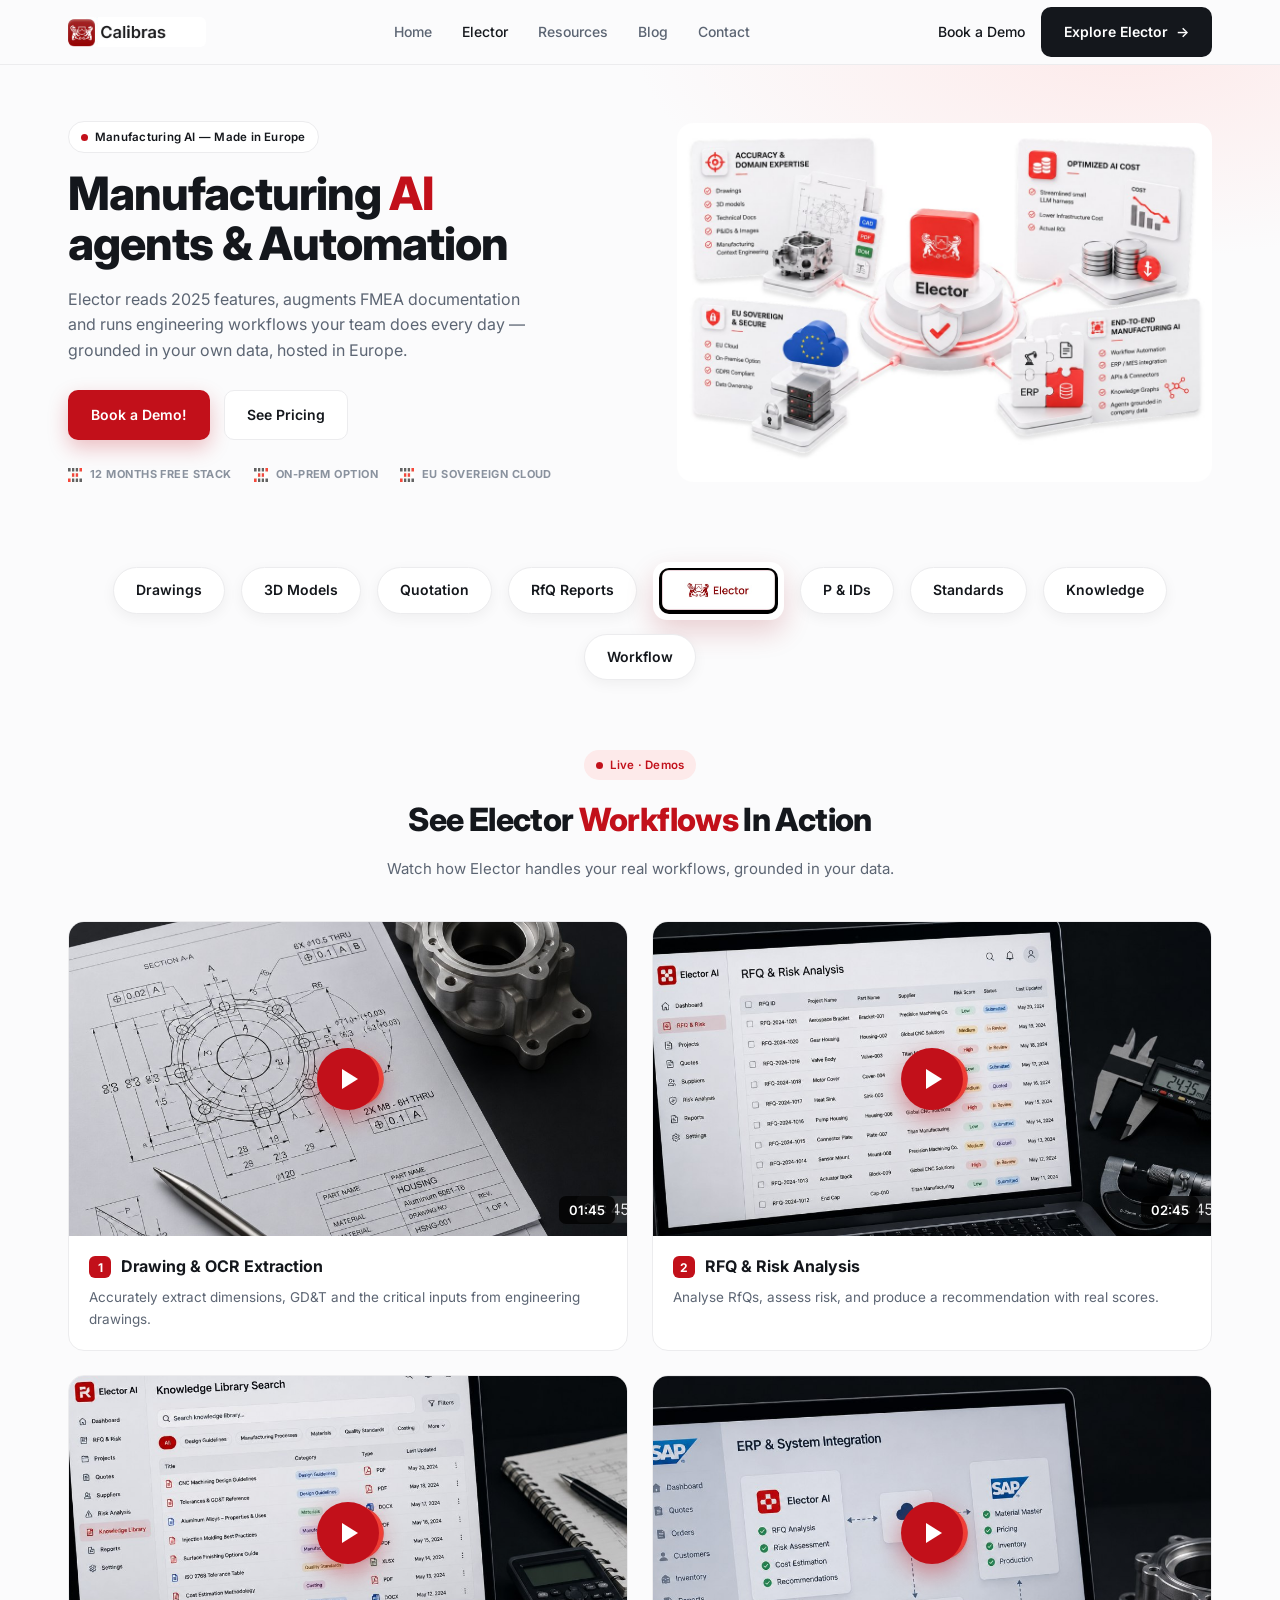
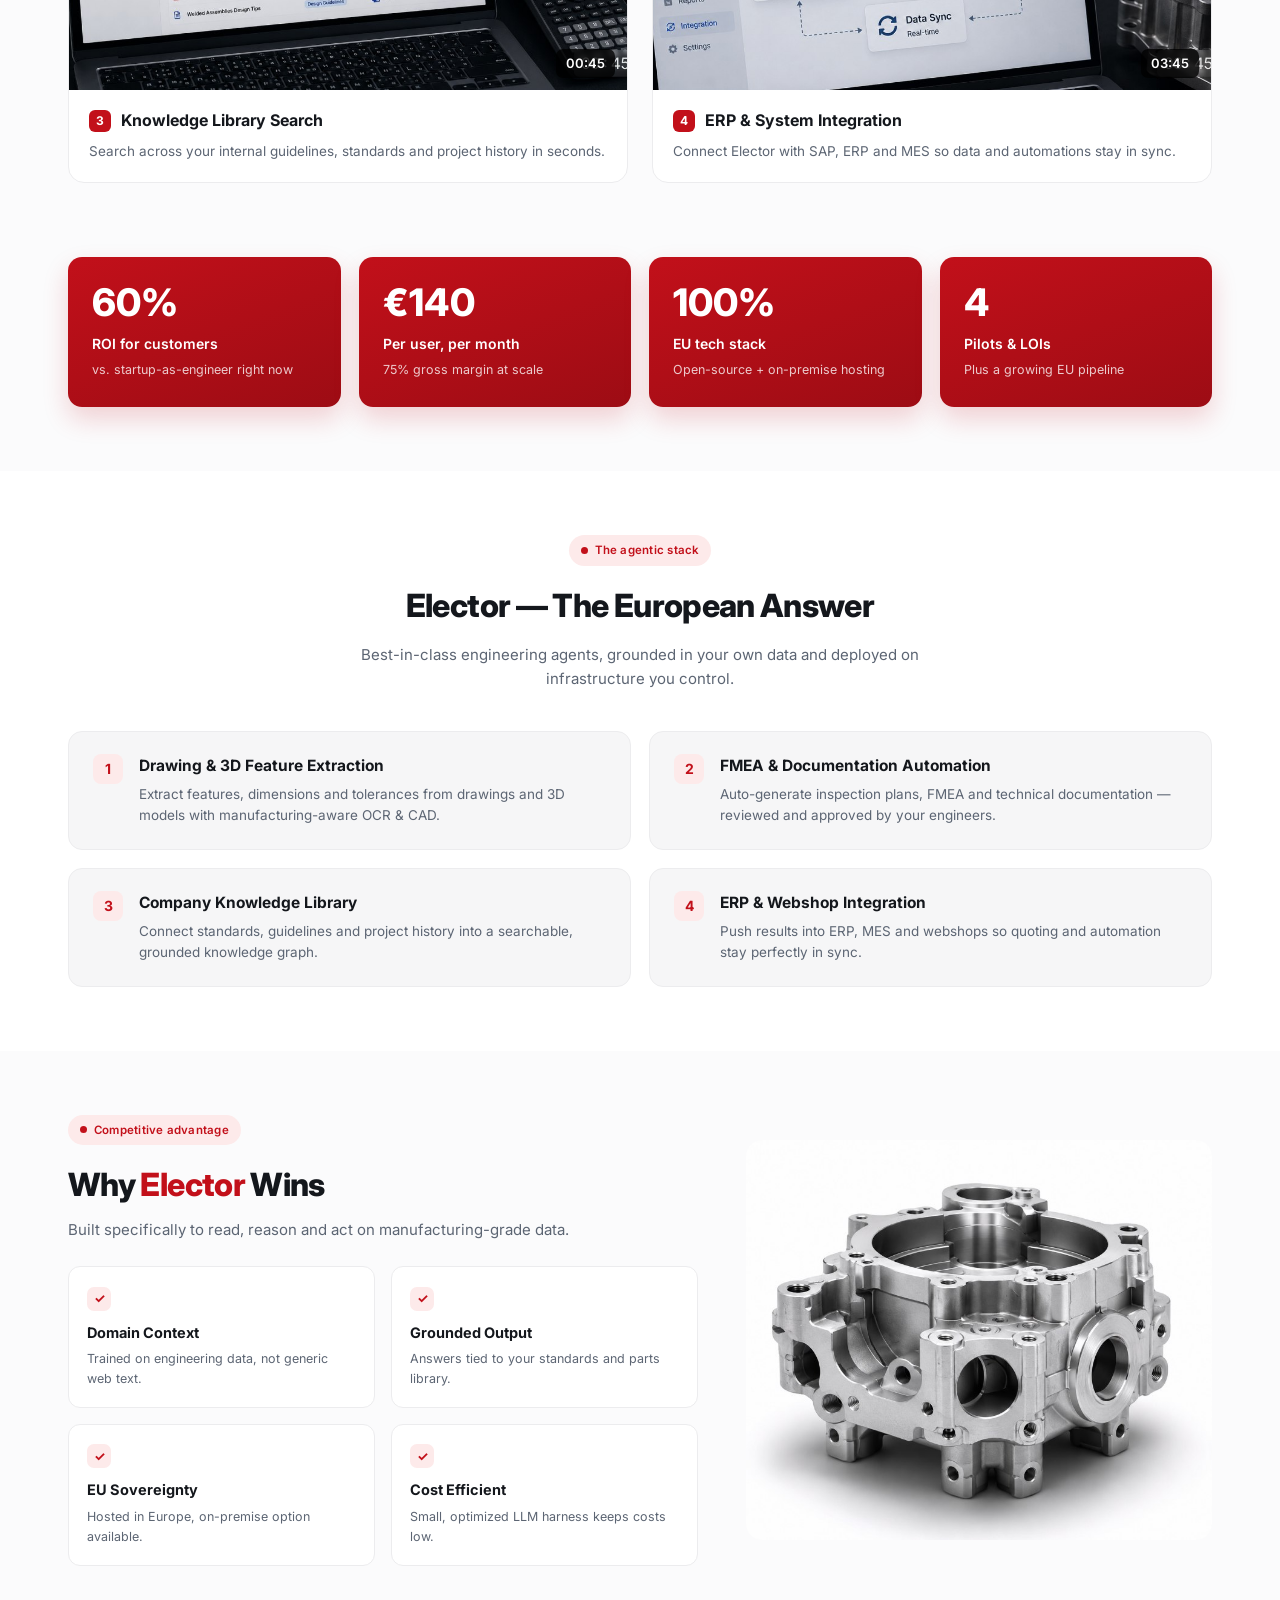
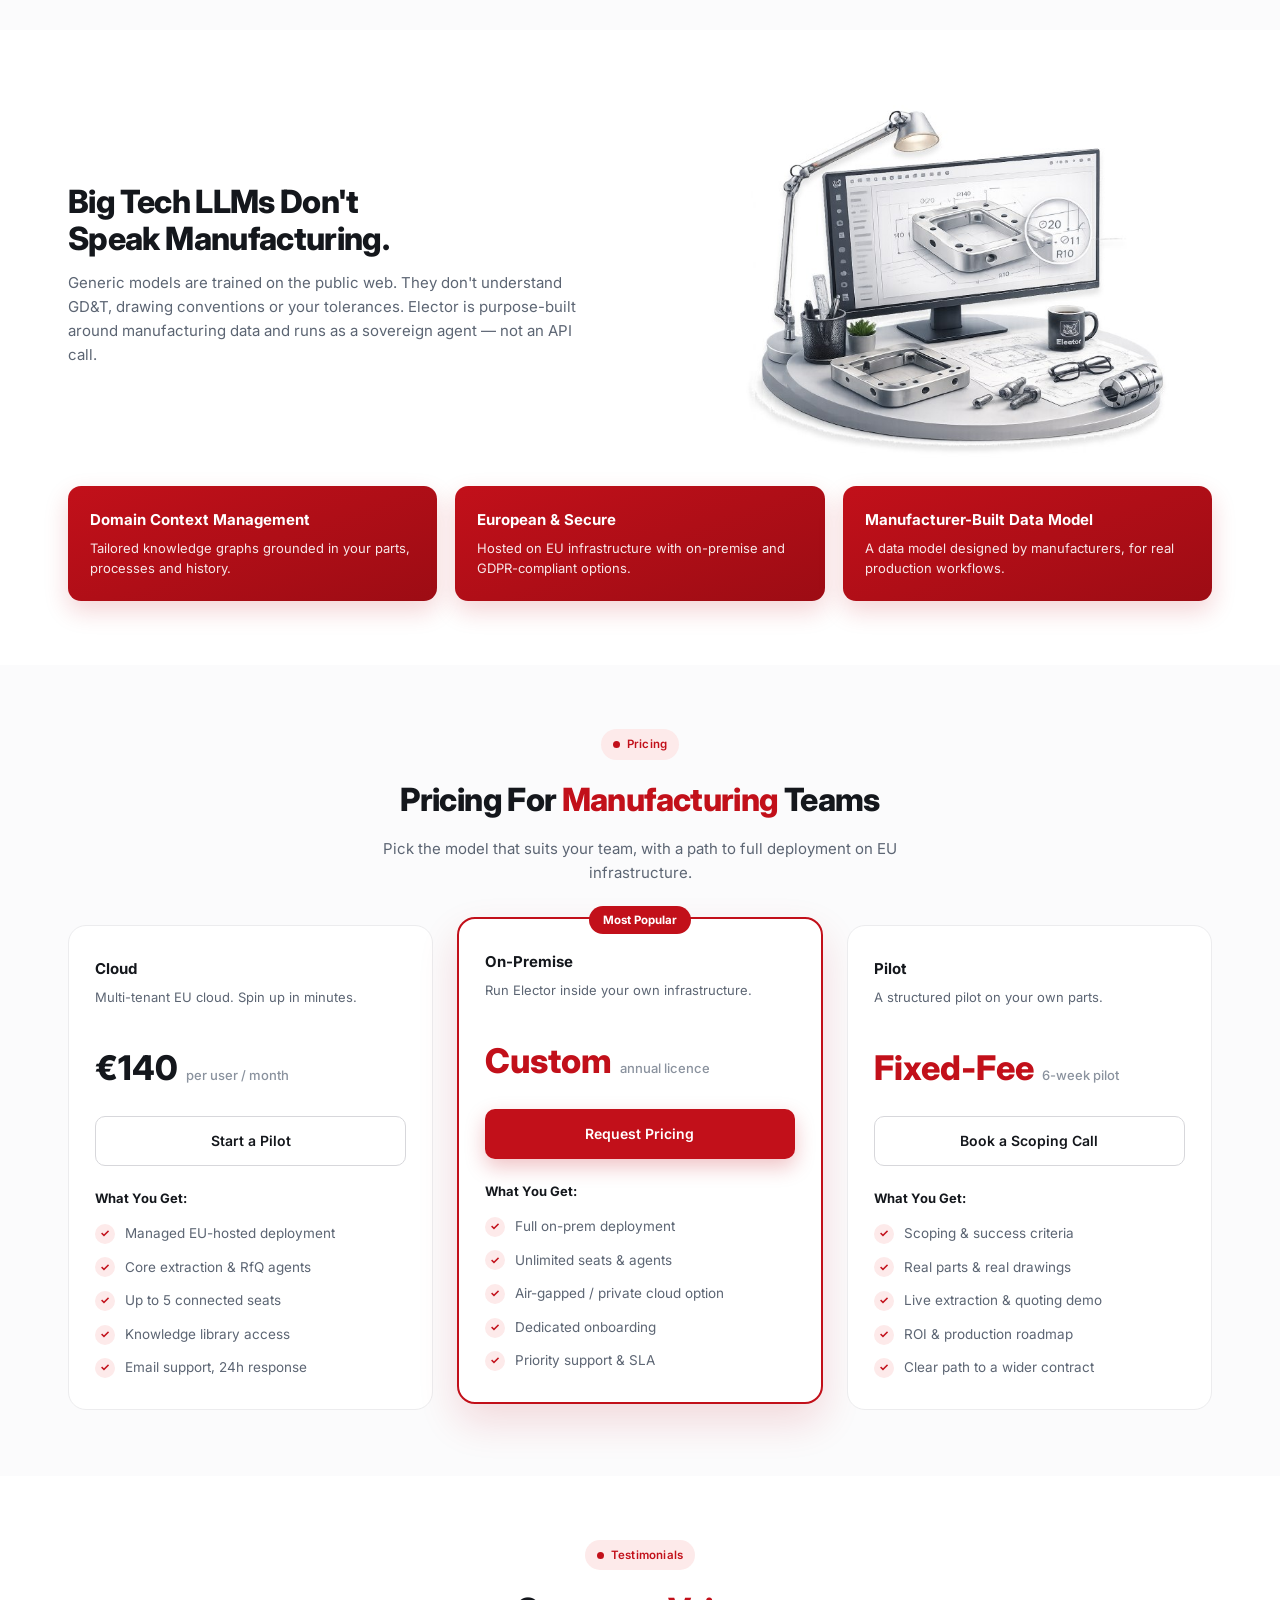
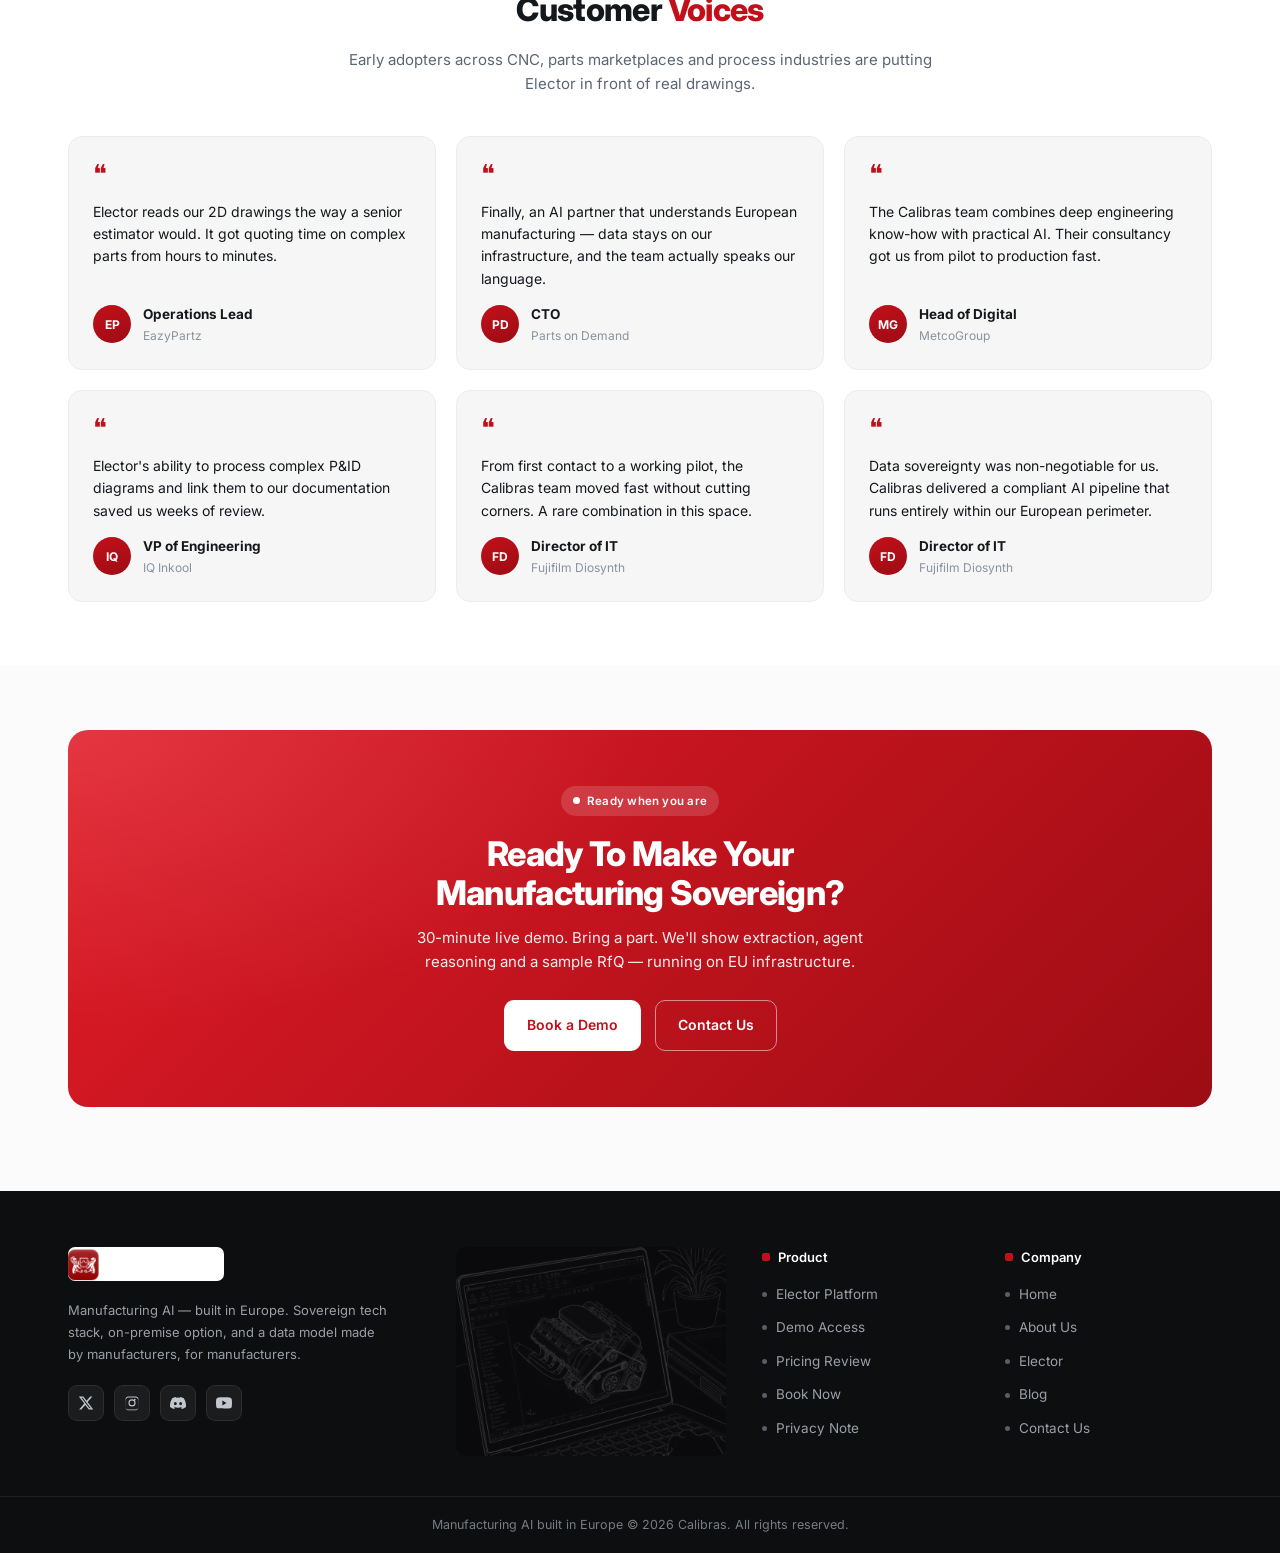
<file: screenshot/test/elector.html>
<!DOCTYPE html>
<html lang="en">
<head>
  <meta charset="UTF-8" />
  <meta name="viewport" content="width=device-width, initial-scale=1.0" />
  <title>Elector — Manufacturing AI Agents & Automation | Calibras</title>
  <link rel="preconnect" href="https://fonts.googleapis.com" />
  <link rel="preconnect" href="https://fonts.gstatic.com" crossorigin />
  <link href="https://fonts.googleapis.com/css2?family=Inter:wght@400;500;600;700;800&display=swap" rel="stylesheet" />
  <link rel="stylesheet" href="css/style.css" />
  <link rel="stylesheet" href="css/elector.css" />
</head>
<body>
  <div class="page">

    <!-- ===== HEADER ===== -->
    <header class="site-header" id="siteHeader">
      <div class="container header-inner">
        <a href="index.html" class="brand">
          <img src="home/logo.jpg" alt="Calibras" class="brand-logo" />
        </a>
        <nav class="main-nav" id="mainNav">
          <a href="index.html">Home</a>
          <a href="elector.html" class="active">Elector</a>
          <a href="#resources">Resources</a>
          <a href="#blog">Blog</a>
          <a href="#contact">Contact</a>
        </nav>
        <div class="header-actions">
          <a href="#" class="link-muted">Book a Demo</a>
          <a href="#" class="btn btn-dark">Explore Elector <span class="arr">&rarr;</span></a>
          <button class="nav-toggle" id="navToggle" aria-label="Menu">
            <span></span><span></span><span></span>
          </button>
        </div>
      </div>
    </header>

    <!-- ===== HERO ===== -->
    <section class="hero hero-elector">
      <div class="container hero-grid">
        <div class="hero-copy">
          <span class="badge badge-light"><i class="dot"></i> Manufacturing AI — Made in Europe</span>
          <h1>Manufacturing <span class="text-red">AI</span><br />agents &amp; Automation</h1>
          <p class="lead">
            Elector reads 2025 features, augments FMEA documentation and runs
            engineering workflows your team does every day — grounded in your
            own data, hosted in Europe.
          </p>
          <div class="hero-buttons">
            <a href="#pricing" class="btn btn-red">Book a Demo!</a>
            <a href="#pricing" class="btn btn-outline">See Pricing</a>
          </div>
          <div class="hero-tags">
            <span class="mini-tag"><img src="elector/block_icon.jpg" alt="" /> 12 MONTHS FREE STACK</span>
            <span class="mini-tag"><img src="elector/block_icon.jpg" alt="" /> ON-PREM OPTION</span>
            <span class="mini-tag"><img src="elector/block_icon.jpg" alt="" /> EU SOVEREIGN CLOUD</span>
          </div>
        </div>
        <div class="hero-media">
          <img src="elector/hero_image.jpg" alt="Elector platform" />
        </div>
      </div>
    </section>

    <!-- ===== CAPABILITY PILLS ===== -->
    <section class="section pillcloud-section">
      <div class="container">
        <div class="pillcloud">
          <span class="pill">Drawings</span>
          <span class="pill">3D Models</span>
          <span class="pill">Quotation</span>
          <span class="pill">RfQ Reports</span>
          <span class="pill pill-center"><img src="elector/elector_model_center.jpg" alt="Elector" /></span>
          <span class="pill">P &amp; IDs</span>
          <span class="pill">Standards</span>
          <span class="pill">Knowledge</span>
          <span class="pill">Workflow</span>
        </div>
      </div>
    </section>

    <!-- ===== WORKFLOWS / VIDEO ===== -->
    <section class="section workflows">
      <div class="container">
        <div class="section-head center">
          <span class="badge badge-soft"><i class="dot"></i> Live · Demos</span>
          <h2>See Elector <span class="text-red">Workflows</span> In Action</h2>
          <p>Watch how Elector handles your real workflows, grounded in your data.</p>
        </div>
        <div class="video-grid">
          <article class="video-card">
            <div class="video-thumb">
              <img src="elector/video/002.jpg" alt="" />
              <button class="play" aria-label="Play"><span></span></button>
              <span class="vtime">01:45</span>
            </div>
            <div class="video-body">
              <h3><span class="vnum">1</span> Drawing &amp; OCR Extraction</h3>
              <p>Accurately extract dimensions, GD&amp;T and the critical inputs from engineering drawings.</p>
            </div>
          </article>
          <article class="video-card">
            <div class="video-thumb">
              <img src="elector/video/001.jpg" alt="" />
              <button class="play" aria-label="Play"><span></span></button>
              <span class="vtime">02:45</span>
            </div>
            <div class="video-body">
              <h3><span class="vnum">2</span> RFQ &amp; Risk Analysis</h3>
              <p>Analyse RfQs, assess risk, and produce a recommendation with real scores.</p>
            </div>
          </article>
          <article class="video-card">
            <div class="video-thumb">
              <img src="elector/video/003.jpg" alt="" />
              <button class="play" aria-label="Play"><span></span></button>
              <span class="vtime">00:45</span>
            </div>
            <div class="video-body">
              <h3><span class="vnum">3</span> Knowledge Library Search</h3>
              <p>Search across your internal guidelines, standards and project history in seconds.</p>
            </div>
          </article>
          <article class="video-card">
            <div class="video-thumb">
              <img src="elector/video/004.jpg" alt="" />
              <button class="play" aria-label="Play"><span></span></button>
              <span class="vtime">03:45</span>
            </div>
            <div class="video-body">
              <h3><span class="vnum">4</span> ERP &amp; System Integration</h3>
              <p>Connect Elector with SAP, ERP and MES so data and automations stay in sync.</p>
            </div>
          </article>
        </div>
      </div>
    </section>

    <!-- ===== STATS ===== -->
    <section class="section stats-section">
      <div class="container stats-grid">
        <div class="stat-card">
          <span class="stat-num">60%</span>
          <span class="stat-label">ROI for customers</span>
          <span class="stat-sub">vs. startup-as-engineer right now</span>
        </div>
        <div class="stat-card">
          <span class="stat-num">&euro;140</span>
          <span class="stat-label">Per user, per month</span>
          <span class="stat-sub">75% gross margin at scale</span>
        </div>
        <div class="stat-card">
          <span class="stat-num">100%</span>
          <span class="stat-label">EU tech stack</span>
          <span class="stat-sub">Open-source + on-premise hosting</span>
        </div>
        <div class="stat-card">
          <span class="stat-num">4</span>
          <span class="stat-label">Pilots &amp; LOIs</span>
          <span class="stat-sub">Plus a growing EU pipeline</span>
        </div>
      </div>
    </section>

    <!-- ===== EUROPEAN ANSWER ===== -->
    <section class="section answer">
      <div class="container">
        <div class="section-head center">
          <span class="badge badge-soft"><i class="dot"></i> The agentic stack</span>
          <h2>Elector — The European Answer</h2>
          <p>Best-in-class engineering agents, grounded in your own data and
            deployed on infrastructure you control.</p>
        </div>
        <div class="answer-grid">
          <article class="answer-card">
            <span class="answer-num">1</span>
            <div>
              <h3>Drawing &amp; 3D Feature Extraction</h3>
              <p>Extract features, dimensions and tolerances from drawings and 3D models with manufacturing-aware OCR &amp; CAD.</p>
            </div>
          </article>
          <article class="answer-card">
            <span class="answer-num">2</span>
            <div>
              <h3>FMEA &amp; Documentation Automation</h3>
              <p>Auto-generate inspection plans, FMEA and technical documentation — reviewed and approved by your engineers.</p>
            </div>
          </article>
          <article class="answer-card">
            <span class="answer-num">3</span>
            <div>
              <h3>Company Knowledge Library</h3>
              <p>Connect standards, guidelines and project history into a searchable, grounded knowledge graph.</p>
            </div>
          </article>
          <article class="answer-card">
            <span class="answer-num">4</span>
            <div>
              <h3>ERP &amp; Webshop Integration</h3>
              <p>Push results into ERP, MES and webshops so quoting and automation stay perfectly in sync.</p>
            </div>
          </article>
        </div>
      </div>
    </section>

    <!-- ===== WHY ELECTOR WINS ===== -->
    <section class="section why">
      <div class="container why-grid">
        <div class="why-copy">
          <span class="badge badge-soft"><i class="dot"></i> Competitive advantage</span>
          <h2>Why <span class="text-red">Elector</span> Wins</h2>
          <p class="why-sub">Built specifically to read, reason and act on manufacturing-grade data.</p>
          <div class="why-boxes">
            <div class="why-box">
              <span class="check">&check;</span>
              <h4>Domain Context</h4>
              <p>Trained on engineering data, not generic web text.</p>
            </div>
            <div class="why-box">
              <span class="check">&check;</span>
              <h4>Grounded Output</h4>
              <p>Answers tied to your standards and parts library.</p>
            </div>
            <div class="why-box">
              <span class="check">&check;</span>
              <h4>EU Sovereignty</h4>
              <p>Hosted in Europe, on-premise option available.</p>
            </div>
            <div class="why-box">
              <span class="check">&check;</span>
              <h4>Cost Efficient</h4>
              <p>Small, optimized LLM harness keeps costs low.</p>
            </div>
          </div>
        </div>
        <div class="why-media">
          <img src="elector/competittive_advantage.jpg" alt="Machined part" />
        </div>
      </div>
    </section>

    <!-- ===== BIG TECH LLMs ===== -->
    <section class="section bigtech">
      <div class="container">
        <div class="bigtech-top">
          <div class="bigtech-copy">
            <h2>Big Tech LLMs Don't<br />Speak Manufacturing.</h2>
            <p>Generic models are trained on the public web. They don't understand
              GD&amp;T, drawing conventions or your tolerances. Elector is purpose-built
              around manufacturing data and runs as a sovereign agent — not an API call.</p>
          </div>
          <div class="bigtech-media">
            <img src="elector/why_elevator.jpg" alt="Engineering workstation" />
          </div>
        </div>
        <div class="bigtech-cards">
          <div class="bt-card">
            <h4>Domain Context Management</h4>
            <p>Tailored knowledge graphs grounded in your parts, processes and history.</p>
          </div>
          <div class="bt-card">
            <h4>European &amp; Secure</h4>
            <p>Hosted on EU infrastructure with on-premise and GDPR-compliant options.</p>
          </div>
          <div class="bt-card">
            <h4>Manufacturer-Built Data Model</h4>
            <p>A data model designed by manufacturers, for real production workflows.</p>
          </div>
        </div>
      </div>
    </section>

    <!-- ===== PRICING ===== -->
    <section class="section pricing" id="pricing">
      <div class="container">
        <div class="section-head center">
          <span class="badge badge-soft"><i class="dot"></i> Pricing</span>
          <h2>Pricing For <span class="text-red">Manufacturing</span> Teams</h2>
          <p>Pick the model that suits your team, with a path to full deployment on EU infrastructure.</p>
        </div>
        <div class="pricing-grid">
          <article class="price-card">
            <span class="price-tier">Cloud</span>
            <p class="price-desc">Multi-tenant EU cloud. Spin up in minutes.</p>
            <div class="price-amount">&euro;140 <span>per user / month</span></div>
            <a href="#" class="btn btn-outline-dark price-btn">Start a Pilot</a>
            <h5>What You Get:</h5>
            <ul class="price-list">
              <li><span class="check">&check;</span> Managed EU-hosted deployment</li>
              <li><span class="check">&check;</span> Core extraction &amp; RfQ agents</li>
              <li><span class="check">&check;</span> Up to 5 connected seats</li>
              <li><span class="check">&check;</span> Knowledge library access</li>
              <li><span class="check">&check;</span> Email support, 24h response</li>
            </ul>
          </article>

          <article class="price-card price-card--popular">
            <span class="popular-badge">Most Popular</span>
            <span class="price-tier">On-Premise</span>
            <p class="price-desc">Run Elector inside your own infrastructure.</p>
            <div class="price-amount price-amount--custom">Custom <span>annual licence</span></div>
            <a href="#" class="btn btn-red price-btn">Request Pricing</a>
            <h5>What You Get:</h5>
            <ul class="price-list">
              <li><span class="check">&check;</span> Full on-prem deployment</li>
              <li><span class="check">&check;</span> Unlimited seats &amp; agents</li>
              <li><span class="check">&check;</span> Air-gapped / private cloud option</li>
              <li><span class="check">&check;</span> Dedicated onboarding</li>
              <li><span class="check">&check;</span> Priority support &amp; SLA</li>
            </ul>
          </article>

          <article class="price-card">
            <span class="price-tier">Pilot</span>
            <p class="price-desc">A structured pilot on your own parts.</p>
            <div class="price-amount price-amount--custom">Fixed-Fee <span>6-week pilot</span></div>
            <a href="#" class="btn btn-outline-dark price-btn">Book a Scoping Call</a>
            <h5>What You Get:</h5>
            <ul class="price-list">
              <li><span class="check">&check;</span> Scoping &amp; success criteria</li>
              <li><span class="check">&check;</span> Real parts &amp; real drawings</li>
              <li><span class="check">&check;</span> Live extraction &amp; quoting demo</li>
              <li><span class="check">&check;</span> ROI &amp; production roadmap</li>
              <li><span class="check">&check;</span> Clear path to a wider contract</li>
            </ul>
          </article>
        </div>
      </div>
    </section>

    <!-- ===== CUSTOMER VOICES ===== -->
    <section class="section voices">
      <div class="container">
        <div class="section-head center">
          <span class="badge badge-soft"><i class="dot"></i> Testimonials</span>
          <h2>Customer <span class="text-red">Voices</span></h2>
          <p>Early adopters across CNC, parts marketplaces and process
            industries are putting Elector in front of real drawings.</p>
        </div>
        <div class="voices-grid">
          <article class="voice-card">
            <span class="quote-mark">&#10077;</span>
            <p>Elector reads our 2D drawings the way a senior estimator would. It got quoting time on complex parts from hours to minutes.</p>
            <div class="voice-author">
              <span class="avatar">EP</span>
              <span><strong>Operations Lead</strong><small>EazyPartz</small></span>
            </div>
          </article>
          <article class="voice-card">
            <span class="quote-mark">&#10077;</span>
            <p>Finally, an AI partner that understands European manufacturing — data stays on our infrastructure, and the team actually speaks our language.</p>
            <div class="voice-author">
              <span class="avatar">PD</span>
              <span><strong>CTO</strong><small>Parts on Demand</small></span>
            </div>
          </article>
          <article class="voice-card">
            <span class="quote-mark">&#10077;</span>
            <p>The Calibras team combines deep engineering know-how with practical AI. Their consultancy got us from pilot to production fast.</p>
            <div class="voice-author">
              <span class="avatar">MG</span>
              <span><strong>Head of Digital</strong><small>MetcoGroup</small></span>
            </div>
          </article>
          <article class="voice-card">
            <span class="quote-mark">&#10077;</span>
            <p>Elector's ability to process complex P&amp;ID diagrams and link them to our documentation saved us weeks of review.</p>
            <div class="voice-author">
              <span class="avatar">IQ</span>
              <span><strong>VP of Engineering</strong><small>IQ Inkool</small></span>
            </div>
          </article>
          <article class="voice-card">
            <span class="quote-mark">&#10077;</span>
            <p>From first contact to a working pilot, the Calibras team moved fast without cutting corners. A rare combination in this space.</p>
            <div class="voice-author">
              <span class="avatar">FD</span>
              <span><strong>Director of IT</strong><small>Fujifilm Diosynth</small></span>
            </div>
          </article>
          <article class="voice-card">
            <span class="quote-mark">&#10077;</span>
            <p>Data sovereignty was non-negotiable for us. Calibras delivered a compliant AI pipeline that runs entirely within our European perimeter.</p>
            <div class="voice-author">
              <span class="avatar">FD</span>
              <span><strong>Director of IT</strong><small>Fujifilm Diosynth</small></span>
            </div>
          </article>
        </div>
      </div>
    </section>

    <!-- ===== CTA ===== -->
    <section class="section cta-section" id="contact">
      <div class="container">
        <div class="cta-banner">
          <span class="badge badge-ghost"><i class="dot"></i> Ready when you are</span>
          <h2>Ready To Make Your<br />Manufacturing Sovereign?</h2>
          <p>30-minute live demo. Bring a part. We'll show extraction, agent
            reasoning and a sample RfQ — running on EU infrastructure.</p>
          <div class="cta-buttons">
            <a href="#" class="btn btn-white">Book a Demo</a>
            <a href="#" class="btn btn-ghost">Contact Us</a>
          </div>
        </div>
      </div>
    </section>

    <!-- ===== FOOTER ===== -->
    <footer class="site-footer" id="resources">
      <div class="container footer-grid">
        <div class="footer-brand">
          <img src="home/footer_logo.jpg" alt="Calibras" class="footer-logo" />
          <p>Manufacturing AI — built in Europe. Sovereign tech stack, on-premise
            option, and a data model made by manufacturers, for manufacturers.</p>
          <div class="socials">
            <a href="#" aria-label="X"><svg viewBox="0 0 24 24" fill="currentColor"><path d="M18.244 2.25h3.308l-7.227 8.26 8.502 11.24h-6.66l-5.214-6.817L4.99 21.75H1.68l7.73-8.835L1.254 2.25H8.08l4.713 6.231zm-1.161 17.52h1.833L7.084 4.126H5.117z"/></svg></a>
            <a href="#" aria-label="Instagram"><svg viewBox="0 0 24 24" fill="currentColor"><path d="M12 2.16c3.2 0 3.58.01 4.85.07 1.17.05 1.8.25 2.23.41.56.22.96.48 1.38.9.42.42.68.82.9 1.38.16.42.36 1.06.41 2.23.06 1.27.07 1.65.07 4.85s-.01 3.58-.07 4.85c-.05 1.17-.25 1.8-.41 2.23-.22.56-.48.96-.9 1.38-.42.42-.82.68-1.38.9-.42.16-1.06.36-2.23.41-1.27.06-1.65.07-4.85.07s-3.58-.01-4.85-.07c-1.17-.05-1.8-.25-2.23-.41a3.7 3.7 0 0 1-1.38-.9 3.7 3.7 0 0 1-.9-1.38c-.16-.42-.36-1.06-.41-2.23-.06-1.27-.07-1.65-.07-4.85s.01-3.58.07-4.85c.05-1.17.25-1.8.41-2.23.22-.56.48-.96.9-1.38.42-.42.82-.68 1.38-.9.42-.16 1.06-.36 2.23-.41C8.42 2.17 8.8 2.16 12 2.16zm0 1.62c-3.15 0-3.5.01-4.74.07-1.14.05-1.76.24-2.17.4-.55.21-.94.47-1.35.88-.41.41-.67.8-.88 1.35-.16.41-.35 1.03-.4 2.17-.06 1.24-.07 1.59-.07 4.74s.01 3.5.07 4.74c.05 1.14.24 1.76.4 2.17.21.55.47.94.88 1.35.41.41.8.67 1.35.88.41.16 1.03.35 2.17.4 1.24.06 1.59.07 4.74.07s3.5-.01 4.74-.07c1.14-.05 1.76-.24 2.17-.4.55-.21.94-.47 1.35-.88.41-.41.67-.8.88-1.35.16-.41.35-1.03.4-2.17.06-1.24.07-1.59.07-4.74s-.01-3.5-.07-4.74c-.05-1.14-.24-1.76-.4-2.17a3.6 3.6 0 0 0-.88-1.35 3.6 3.6 0 0 0-1.35-.88c-.41-.16-1.03-.35-2.17-.4-1.24-.06-1.59-.07-4.74-.07zm0 2.76a5.3 5.3 0 1 1 0 10.6 5.3 5.3 0 0 1 0-10.6zm0 1.62a3.68 3.68 0 1 0 0 7.36 3.68 3.68 0 0 0 0-7.36zm5.5-1.18a1.24 1.24 0 1 1-2.48 0 1.24 1.24 0 0 1 2.48 0z"/></svg></a>
            <a href="#" aria-label="Discord"><svg viewBox="0 0 24 24" fill="currentColor"><path d="M20.317 4.37a19.8 19.8 0 0 0-4.885-1.515.07.07 0 0 0-.078.035c-.21.375-.444.864-.608 1.25a18.3 18.3 0 0 0-5.487 0 12.6 12.6 0 0 0-.617-1.25.07.07 0 0 0-.078-.035A19.7 19.7 0 0 0 3.677 4.37a.06.06 0 0 0-.03.025C.533 9.046-.32 13.58.099 18.057a.08.08 0 0 0 .031.054 19.9 19.9 0 0 0 5.993 3.03.08.08 0 0 0 .084-.028c.462-.63.873-1.295 1.226-1.994a.076.076 0 0 0-.041-.106 13.1 13.1 0 0 1-1.872-.892.077.077 0 0 1-.008-.128c.126-.094.252-.192.372-.291a.07.07 0 0 1 .077-.01c3.928 1.793 8.18 1.793 12.061 0a.07.07 0 0 1 .078.009c.12.099.246.198.373.292a.077.077 0 0 1-.006.127c-.598.349-1.22.645-1.873.891a.076.076 0 0 0-.04.107c.36.698.772 1.362 1.225 1.993a.077.077 0 0 0 .084.028 19.8 19.8 0 0 0 6.002-3.03.077.077 0 0 0 .032-.054c.5-5.177-.838-9.674-3.549-13.66a.06.06 0 0 0-.031-.025zM8.02 15.33c-1.183 0-2.157-1.085-2.157-2.42 0-1.333.955-2.42 2.157-2.42 1.21 0 2.176 1.096 2.157 2.42 0 1.335-.955 2.42-2.157 2.42zm7.975 0c-1.183 0-2.157-1.085-2.157-2.42 0-1.333.955-2.42 2.157-2.42 1.21 0 2.176 1.096 2.157 2.42 0 1.335-.946 2.42-2.157 2.42z"/></svg></a>
            <a href="#" aria-label="YouTube"><svg viewBox="0 0 24 24" fill="currentColor"><path d="M23.498 6.186a3.02 3.02 0 0 0-2.122-2.136C19.505 3.545 12 3.545 12 3.545s-7.505 0-9.377.505A3.02 3.02 0 0 0 .502 6.186C0 8.07 0 12 0 12s0 3.93.502 5.814a3.02 3.02 0 0 0 2.121 2.136c1.872.505 9.377.505 9.377.505s7.505 0 9.377-.505a3.02 3.02 0 0 0 2.122-2.136C24 15.93 24 12 24 12s0-3.93-.502-5.814zM9.546 15.568V8.432L15.818 12z"/></svg></a>
          </div>
        </div>
        <div class="footer-watermark-col">
          <img src="home/footer.jpg" alt="Calibras CAD" class="footer-watermark" />
        </div>
        <div class="footer-col">
          <h4><i class="sq"></i> Product</h4>
          <a href="#">Elector Platform</a>
          <a href="#">Demo Access</a>
          <a href="#">Pricing Review</a>
          <a href="#">Book Now</a>
          <a href="#">Privacy Note</a>
        </div>
        <div class="footer-col">
          <h4><i class="sq"></i> Company</h4>
          <a href="index.html">Home</a>
          <a href="#">About Us</a>
          <a href="elector.html">Elector</a>
          <a href="#">Blog</a>
          <a href="#">Contact Us</a>
        </div>
      </div>
      <div class="footer-bottom">
        <div class="container">
          <span>Manufacturing AI built in Europe © 2026 Calibras. All rights reserved.</span>
        </div>
      </div>
    </footer>

  </div>
  <script src="js/script.js"></script>
</body>
</html>
</file>
<file: css/style.css>
/* ===================================================
   Calibras — Manufacturing AI landing page
   =================================================== */

:root{
  --red:        #c2101a;
  --red-dark:   #9d0c14;
  --red-bright: #e11b27;
  --ink:        #14171c;
  --text:       #5c6573;
  --muted:      #8a929e;
  --line:       #ececee;
  --bg:         #e9e9ea;
  --card:       #ffffff;
  --soft:       #f6f6f7;
  --footer:     #0d0e10;
  --radius:     14px;
  --shadow:     0 10px 30px rgba(20,23,28,.06);
  --shadow-sm:  0 4px 14px rgba(20,23,28,.05);
  --container:  1200px;
}

*{ box-sizing:border-box; margin:0; padding:0; }

html{ scroll-behavior:smooth; }

body{
  font-family:'Manrope',-apple-system,BlinkMacSystemFont,'Segoe UI',sans-serif;
  background:var(--bg);
  color:var(--text);
  line-height:1.6;
  -webkit-font-smoothing:antialiased;
}

h1, h2, h3, h4, h5, h6{ font-family:'Space Grotesk','Manrope',sans-serif; }

img{ max-width:100%; display:block; }
a{ text-decoration:none; color:inherit; }
ul{ list-style:none; }

div.page{
  width:100%;
  max-width:none;
  margin:0;
  background:#fbfbfc;
  overflow-x:clip;
}

.container{
  max-width:var(--container);
  margin:0 auto;
  padding:0 28px;
}

.section{ padding:64px 0; }
.text-red{ color:var(--red); }
.center{ text-align:center; }

/* ---------- Buttons ---------- */
.btn{
  display:inline-flex;
  align-items:center;
  gap:8px;
  padding:13px 22px;
  border-radius:10px;
  font-size:14px;
  font-weight:600;
  cursor:pointer;
  border:1px solid transparent;
  transition:.2s ease;
  white-space:nowrap;
}
.btn .arr{ transition:transform .2s ease; }
.btn:hover .arr{ transform:translateX(3px); }

.btn-dark{ background:var(--ink); color:#fff; }
.btn-dark:hover{ background:#000; }
.btn-red{ background:var(--red); color:#fff; box-shadow:0 8px 20px rgba(194,16,26,.25); }
.btn-red:hover{ background:var(--red-dark); }
.btn-outline{ background:#fff; color:var(--ink); border-color:var(--line); }
.btn-outline:hover{ border-color:#cfcfd3; }
.btn-outline-dark{ background:#fff; color:var(--ink); border-color:#d7d7db; }
.btn-outline-dark:hover{ border-color:var(--ink); }
.btn-white{ background:#fff; color:var(--red); }
.btn-white:hover{ background:#f1f1f1; }
.btn-ghost{ background:transparent; color:#fff; border-color:rgba(255,255,255,.5); }
.btn-ghost:hover{ background:rgba(255,255,255,.12); }

.link-muted{ font-size:14px; font-weight:500; color:var(--ink); }
.link-muted:hover{ color:var(--red); }

/* ---------- Badges ---------- */
.badge{
  display:inline-flex;
  align-items:center;
  gap:7px;
  font-size:11.5px;
  font-weight:600;
  letter-spacing:.02em;
  padding:6px 12px;
  border-radius:20px;
  text-transform:none;
}
.badge .dot{ width:7px; height:7px; border-radius:50%; background:var(--red); }
.badge-light{ background:#fff; border:1px solid var(--line); color:var(--ink); }
.badge-soft{ background:#fdeaea; color:var(--red); }
.badge-soft .dot{ background:var(--red); }
.badge-ghost{ background:rgba(255,255,255,.15); color:#fff; }
.badge-ghost .dot{ background:#fff; }

/* ---------- Header ---------- */
.site-header{
  position:sticky;
  top:0;
  z-index:50;
  background:rgba(251,251,252,.9);
  backdrop-filter:blur(10px);
  border-bottom:1px solid var(--line);
}
.header-inner{
  display:flex;
  align-items:center;
  justify-content:space-between;
  height:74px;
}
.brand-logo{ height:44px; width:auto; border-radius:8px; }
.main-nav{ display:flex; gap:30px; }
.main-nav a{
  font-size:14px;
  font-weight:500;
  color:var(--text);
}
.main-nav a.active,
.main-nav a:hover{ color:var(--ink); }
.header-actions{ display:flex; align-items:center; gap:16px; }

.nav-toggle{
  display:none;
  flex-direction:column;
  gap:5px;
  background:none;
  border:none;
  cursor:pointer;
}
.nav-toggle span{ width:22px; height:2px; background:var(--ink); border-radius:2px; }

/* ---------- Hero ---------- */
.hero{
  padding:60px 0 50px;
  background:
    radial-gradient(900px 380px at 85% 0%, #fdecec 0%, transparent 60%),
    #fbfbfc;
}
.hero-grid{
  display:grid;
  grid-template-columns:1.05fr 1fr;
  gap:48px;
  align-items:center;
}
.hero-copy h1{
  font-size:46px;
  line-height:1.08;
  font-weight:800;
  color:var(--ink);
  letter-spacing:-.02em;
  margin:18px 0 18px;
}
.hero-copy .lead{
  font-size:16px;
  max-width:460px;
  margin-bottom:26px;
}
.hero-buttons{ display:flex; gap:14px; margin-bottom:26px; }
.hero-tags{ display:flex; flex-wrap:wrap; gap:22px; }
.mini-tag{
  display:inline-flex;
  align-items:center;
  gap:8px;
  font-size:11px;
  font-weight:700;
  letter-spacing:.04em;
  color:var(--muted);
}
.mini-tag img{ width:14px; height:14px; }
.hero-media img{
  width:100%;
  border-radius:16px;
}

/* ---------- Brand strip ---------- */
.brand-strip{
  border-top:1px solid var(--line);
  border-bottom:1px solid var(--line);
  padding:22px 0;
  background:#fff;
  overflow:hidden;
}
.brand-track{
  display:flex;
  align-items:center;
  justify-content:space-between;
  gap:18px;
}
.brand-track img{
  flex:1 1 0;
  height:62px;
  width:auto;
  max-width:150px;
  object-fit:contain;
  opacity:.6;
  filter:grayscale(1);
  mix-blend-mode:multiply;
  transition:.2s;
}
.brand-track img:hover{ opacity:1; filter:grayscale(0); }

/* ---------- Platform ---------- */
.platform-grid{
  display:grid;
  grid-template-columns:1fr 1.1fr;
  gap:60px;
}
.platform-left h2{
  font-size:30px;
  font-weight:800;
  color:var(--ink);
  letter-spacing:-.02em;
  line-height:1.15;
  margin-bottom:16px;
}
.platform-left p,
.platform-right p{ font-size:15px; }
.platform-right p+p{ margin-top:16px; }

/* ---------- Stats ---------- */
.stats-section{ padding-top:10px; }
.stats-grid{
  display:grid;
  grid-template-columns:repeat(4,1fr);
  gap:18px;
}
.stat-card{
  background:linear-gradient(160deg,var(--red) 0%,var(--red-dark) 100%);
  color:#fff;
  border-radius:var(--radius);
  padding:26px 24px;
  display:flex;
  flex-direction:column;
  gap:4px;
  min-height:150px;
  box-shadow:0 12px 26px rgba(194,16,26,.18);
}
.stat-num{ font-size:38px; font-weight:800; line-height:1; }
.stat-label{ font-size:14px; font-weight:600; margin-top:8px; }
.stat-sub{ font-size:12.5px; opacity:.78; }

/* ---------- Product (Elector) ---------- */
.product-grid{
  display:grid;
  grid-template-columns:.9fr 1.1fr;
  gap:50px;
  align-items:center;
  background:#fff;
  border:1px solid var(--line);
  border-radius:20px;
  padding:44px;
  box-shadow:var(--shadow);
}
.product-copy h2{
  font-size:34px;
  font-weight:800;
  color:var(--ink);
  margin:14px 0 14px;
}
.product-copy p{ font-size:15px; max-width:380px; margin-bottom:20px; }
.check-list{ display:flex; flex-direction:column; gap:12px; margin-bottom:26px; }
.check-list li{ display:flex; align-items:center; gap:10px; font-size:14.5px; color:var(--ink); font-weight:500; }
.check-list .check{
  width:20px; height:20px; border-radius:50%;
  background:#fdeaea; color:var(--red);
  display:inline-flex; align-items:center; justify-content:center;
  font-size:12px; font-weight:700;
}
.product-media img{ border-radius:14px; box-shadow:var(--shadow); }

/* ---------- Section heads ---------- */
.section-head{ max-width:620px; margin:0 auto 40px; }
.section-head .badge{ margin-bottom:14px; }
.section-head h2{
  font-size:32px;
  font-weight:800;
  color:var(--ink);
  letter-spacing:-.02em;
  margin-bottom:12px;
}
.section-head p{ font-size:15px; }

/* ---------- Projects ---------- */
.projects-grid{
  display:grid;
  grid-template-columns:repeat(3,1fr);
  gap:22px;
  margin-bottom:34px;
}
.project-card{
  background:#fff;
  border:1px solid var(--line);
  border-radius:var(--radius);
  padding:14px;
  transition:.2s;
}
.project-card:hover{ box-shadow:var(--shadow); transform:translateY(-3px); }
.project-thumb{
  border-radius:10px;
  overflow:hidden;
  background:#fff;
  margin-bottom:14px;
}
.project-thumb img{ width:100%; height:auto; }
.project-card h3{
  font-size:15px;
  font-weight:700;
  color:var(--ink);
  margin-bottom:8px;
  line-height:1.3;
}
.project-card p{ font-size:13px; color:var(--text); }

.link-view{
  display:inline-block;
  font-size:14px;
  font-weight:600;
  color:var(--ink);
  border-bottom:2px solid var(--red);
  padding-bottom:3px;
}
.link-view:hover{ color:var(--red); }

/* ---------- Voices ---------- */
.voices{ background:#fff; }
.voices-grid{
  display:grid;
  grid-template-columns:repeat(3,1fr);
  gap:20px;
}
.voice-card{
  background:var(--soft);
  border:1px solid var(--line);
  border-radius:var(--radius);
  padding:24px;
  display:flex;
  flex-direction:column;
  gap:14px;
}
.quote-mark{ font-size:26px; color:var(--red); line-height:1; }
.voice-card p{ font-size:14px; color:var(--ink); flex:1; }
.voice-author{ display:flex; align-items:center; gap:12px; }
.avatar{
  width:38px; height:38px; border-radius:50%;
  background:linear-gradient(160deg,var(--red),var(--red-dark));
  color:#fff; font-size:12px; font-weight:700;
  display:flex; align-items:center; justify-content:center;
}
.voice-author span{ display:flex; flex-direction:column; }
.voice-author strong{ font-size:13.5px; color:var(--ink); }
.voice-author small{ font-size:12px; color:var(--muted); }

/* ---------- Blog ---------- */
.news-grid{
  display:grid;
  grid-template-columns:repeat(3,1fr);
  gap:24px;
}
.news-card{
  background:#fff;
  border:1px solid var(--line);
  border-radius:var(--radius);
  overflow:hidden;
  transition:.2s;
}
.news-card:hover{ box-shadow:var(--shadow); transform:translateY(-3px); }
.news-thumb{ aspect-ratio:16/9; overflow:hidden; background:#f1f1f2; }
.news-thumb img{ width:100%; height:100%; object-fit:cover; }
.news-body{ padding:16px 16px 18px; }
.news-meta{
  display:inline-flex;
  align-items:center;
  gap:6px;
  font-size:12px;
  color:var(--muted);
  font-weight:500;
}
.news-meta::before{
  content:"";
  width:13px; height:13px;
  background:currentColor;
  -webkit-mask:url("data:image/svg+xml,%3Csvg xmlns='http://www.w3.org/2000/svg' viewBox='0 0 24 24'%3E%3Cpath fill='black' d='M12 2a10 10 0 100 20 10 10 0 000-20zm0 18a8 8 0 110-16 8 8 0 010 16zm.5-13H11v6l5.2 3.1.8-1.3-4.5-2.7z'/%3E%3C/svg%3E") center/contain no-repeat;
          mask:url("data:image/svg+xml,%3Csvg xmlns='http://www.w3.org/2000/svg' viewBox='0 0 24 24'%3E%3Cpath fill='black' d='M12 2a10 10 0 100 20 10 10 0 000-20zm0 18a8 8 0 110-16 8 8 0 010 16zm.5-13H11v6l5.2 3.1.8-1.3-4.5-2.7z'/%3E%3C/svg%3E") center/contain no-repeat;
}
.news-card h3{
  font-size:15.5px;
  font-weight:700;
  color:var(--ink);
  line-height:1.35;
  margin:9px 0 7px;
  display:-webkit-box;
  -webkit-line-clamp:2;
  -webkit-box-orient:vertical;
  overflow:hidden;
  min-height:42px;
}
.news-card p{
  font-size:13px;
  color:var(--text);
  margin-bottom:14px;
  display:-webkit-box;
  -webkit-line-clamp:1;
  -webkit-box-orient:vertical;
  overflow:hidden;
}
.news-tags{ display:flex; gap:8px; }
.tag{
  font-size:11px;
  font-weight:600;
  color:var(--text);
  background:var(--soft);
  border:1px solid var(--line);
  padding:4px 11px;
  border-radius:20px;
}
.tag--red{
  color:var(--red);
  background:#fdeaea;
  border-color:#f7d4d6;
}

/* ---------- CTA ---------- */
.cta-banner{
  background:
    radial-gradient(600px 300px at 0% 0%, rgba(255,255,255,.12), transparent),
    linear-gradient(135deg,var(--red-bright) 0%,var(--red-dark) 100%);
  border-radius:20px;
  padding:56px 30px;
  text-align:center;
  color:#fff;
}
.cta-banner .badge{ margin-bottom:18px; }
.cta-banner h2{
  font-size:34px;
  font-weight:800;
  line-height:1.15;
  margin-bottom:14px;
  letter-spacing:-.02em;
}
.cta-banner p{ font-size:15px; max-width:520px; margin:0 auto 26px; opacity:.92; }
.cta-buttons{ display:flex; gap:14px; justify-content:center; }

/* ---------- Footer ---------- */
.site-footer{
  position:relative;
  background:var(--footer);
  color:#aeb2ba;
  margin-top:20px;
  overflow:hidden;
}
.footer-grid{
  position:relative;
  z-index:1;
  display:grid;
  grid-template-columns:1.7fr 1.3fr 1fr 1fr;
  gap:36px;
  padding:56px 28px 40px;
}
.footer-watermark-col{
  display:flex;
  align-items:center;
  justify-content:center;
}
.footer-watermark{
  width:100%;
  height:auto;
  border-radius:10px;
  opacity:.22;
  filter:invert(1) grayscale(1);
  mix-blend-mode:screen;
}
.footer-logo{ height:34px; width:auto; border-radius:7px; margin-bottom:18px; }
.footer-brand p{ font-size:13px; line-height:1.7; max-width:320px; margin-bottom:20px; color:#9a9ea7; }
.socials{ display:flex; gap:10px; }
.socials a{
  width:36px; height:36px; border-radius:9px;
  background:rgba(255,255,255,.06);
  border:1px solid rgba(255,255,255,.08);
  display:flex; align-items:center; justify-content:center;
  color:#c2c6cd;
  transition:.2s;
}
.socials a svg{ width:16px; height:16px; }
.socials a:hover{ background:var(--red); border-color:var(--red); color:#fff; }
.footer-col h4{
  display:flex; align-items:center; gap:8px;
  font-size:13px; color:#fff; font-weight:600; margin-bottom:16px;
}
.footer-col h4 .sq{ width:8px; height:8px; background:var(--red); border-radius:2px; }
.footer-col a{
  display:flex;
  align-items:center;
  gap:9px;
  font-size:13.5px;
  margin-bottom:12px;
  color:#9a9ea7;
}
.footer-col a::before{
  content:"";
  width:5px;
  height:5px;
  border-radius:50%;
  background:#5a5d64;
  flex:none;
  transition:.2s;
}
.footer-col a:hover{ color:#fff; }
.footer-col a:hover::before{ background:var(--red); }
.footer-bottom{
  position:relative;
  z-index:1;
  border-top:1px solid rgba(255,255,255,.08);
  padding:18px 0;
  font-size:12.5px;
  color:#777b83;
  text-align:center;
}

/* ===================================================
   Responsive
   =================================================== */
@media (max-width:980px){
  .hero-grid,
  .platform-grid,
  .product-grid{ grid-template-columns:1fr; }
  .stats-grid{ grid-template-columns:repeat(2,1fr); }
  .projects-grid,
  .voices-grid,
  .news-grid{ grid-template-columns:repeat(2,1fr); }
  .footer-grid{ grid-template-columns:1fr 1fr; gap:32px; }
  .footer-brand,
  .footer-watermark-col{ grid-column:span 1; }
  .hero-copy h1{ font-size:38px; }
  .product-media{ order:-1; }
}

@media (max-width:680px){
  .main-nav,
  .header-actions .link-muted,
  .header-actions .btn-dark{ display:none; }
  .nav-toggle{ display:flex; }
  .main-nav.open{
    display:flex;
    position:absolute;
    top:74px; left:0; right:0;
    flex-direction:column;
    background:#fff;
    border-bottom:1px solid var(--line);
    padding:18px 28px;
    gap:16px;
  }
  .stats-grid,
  .projects-grid,
  .voices-grid,
  .news-grid,
  .footer-grid{ grid-template-columns:1fr; }
  .hero-copy h1{ font-size:32px; }
  .hero-buttons{ flex-wrap:wrap; }
  .product-grid{ padding:26px; }
  .cta-buttons{ flex-wrap:wrap; }
  .section{ padding:48px 0; }
}

/* ---------- Wide-screen proportional scaling ---------- */
/* Same rendering as ~1400px design, uniformly scaled up on larger monitors. */
@media (min-width:1500px){
  body{ zoom:1.08; }
  :root{ --container:1280px; }
}
@media (min-width:1800px){
  body{ zoom:1.17; }
  :root{ --container:1400px; }
}
@media (min-width:2200px){
  body{ zoom:1.3; }
  :root{ --container:1560px; }
}

/* ---------- Hatched section divider (site-wide) ---------- */
.hatch-divider{
  height:26px;
  background:repeating-linear-gradient(
    -45deg,
    #e2e2e4 0, #e2e2e4 1px,
    transparent 1px, transparent 7px
  );
  border-top:1px solid var(--line);
  border-bottom:1px solid var(--line);
}
</file>
<file: screenshot/test/css/style.css>
/* ===================================================
   Calibras — Manufacturing AI landing page
   =================================================== */

:root{
  --red:        #c2101a;
  --red-dark:   #9d0c14;
  --red-bright: #e11b27;
  --ink:        #14171c;
  --text:       #5c6573;
  --muted:      #8a929e;
  --line:       #ececee;
  --bg:         #e9e9ea;
  --card:       #ffffff;
  --soft:       #f6f6f7;
  --footer:     #0d0e10;
  --radius:     14px;
  --shadow:     0 10px 30px rgba(20,23,28,.06);
  --shadow-sm:  0 4px 14px rgba(20,23,28,.05);
  --container:  1200px;
}

*{ box-sizing:border-box; margin:0; padding:0; }

html{ scroll-behavior:smooth; }

body{
  font-family:'Inter',-apple-system,BlinkMacSystemFont,'Segoe UI',sans-serif;
  background:var(--bg);
  color:var(--text);
  line-height:1.6;
  -webkit-font-smoothing:antialiased;
}

img{ max-width:100%; display:block; }
a{ text-decoration:none; color:inherit; }
ul{ list-style:none; }

.page{
  max-width:1320px;
  margin:0 auto;
  background:#fbfbfc;
  box-shadow:0 0 60px rgba(0,0,0,.06);
  overflow:hidden;
}

.container{
  max-width:var(--container);
  margin:0 auto;
  padding:0 28px;
}

.section{ padding:64px 0; }
.text-red{ color:var(--red); }
.center{ text-align:center; }

/* ---------- Buttons ---------- */
.btn{
  display:inline-flex;
  align-items:center;
  gap:8px;
  padding:13px 22px;
  border-radius:10px;
  font-size:14px;
  font-weight:600;
  cursor:pointer;
  border:1px solid transparent;
  transition:.2s ease;
  white-space:nowrap;
}
.btn .arr{ transition:transform .2s ease; }
.btn:hover .arr{ transform:translateX(3px); }

.btn-dark{ background:var(--ink); color:#fff; }
.btn-dark:hover{ background:#000; }
.btn-red{ background:var(--red); color:#fff; box-shadow:0 8px 20px rgba(194,16,26,.25); }
.btn-red:hover{ background:var(--red-dark); }
.btn-outline{ background:#fff; color:var(--ink); border-color:var(--line); }
.btn-outline:hover{ border-color:#cfcfd3; }
.btn-outline-dark{ background:#fff; color:var(--ink); border-color:#d7d7db; }
.btn-outline-dark:hover{ border-color:var(--ink); }
.btn-white{ background:#fff; color:var(--red); }
.btn-white:hover{ background:#f1f1f1; }
.btn-ghost{ background:transparent; color:#fff; border-color:rgba(255,255,255,.5); }
.btn-ghost:hover{ background:rgba(255,255,255,.12); }

.link-muted{ font-size:14px; font-weight:500; color:var(--ink); }
.link-muted:hover{ color:var(--red); }

/* ---------- Badges ---------- */
.badge{
  display:inline-flex;
  align-items:center;
  gap:7px;
  font-size:11.5px;
  font-weight:600;
  letter-spacing:.02em;
  padding:6px 12px;
  border-radius:20px;
  text-transform:none;
}
.badge .dot{ width:7px; height:7px; border-radius:50%; background:var(--red); }
.badge-light{ background:#fff; border:1px solid var(--line); color:var(--ink); }
.badge-soft{ background:#fdeaea; color:var(--red); }
.badge-soft .dot{ background:var(--red); }
.badge-ghost{ background:rgba(255,255,255,.15); color:#fff; }
.badge-ghost .dot{ background:#fff; }

/* ---------- Header ---------- */
.site-header{
  position:sticky;
  top:0;
  z-index:50;
  background:rgba(251,251,252,.9);
  backdrop-filter:blur(10px);
  border-bottom:1px solid var(--line);
}
.header-inner{
  display:flex;
  align-items:center;
  justify-content:space-between;
  height:64px;
}
.brand-logo{ height:30px; width:auto; border-radius:6px; }
.main-nav{ display:flex; gap:30px; }
.main-nav a{
  font-size:14px;
  font-weight:500;
  color:var(--text);
}
.main-nav a.active,
.main-nav a:hover{ color:var(--ink); }
.header-actions{ display:flex; align-items:center; gap:16px; }

.nav-toggle{
  display:none;
  flex-direction:column;
  gap:5px;
  background:none;
  border:none;
  cursor:pointer;
}
.nav-toggle span{ width:22px; height:2px; background:var(--ink); border-radius:2px; }

/* ---------- Hero ---------- */
.hero{
  padding:60px 0 50px;
  background:
    radial-gradient(900px 380px at 85% 0%, #fdecec 0%, transparent 60%),
    #fbfbfc;
}
.hero-grid{
  display:grid;
  grid-template-columns:1.05fr 1fr;
  gap:48px;
  align-items:center;
}
.hero-copy h1{
  font-size:46px;
  line-height:1.08;
  font-weight:800;
  color:var(--ink);
  letter-spacing:-.02em;
  margin:18px 0 18px;
}
.hero-copy .lead{
  font-size:16px;
  max-width:460px;
  margin-bottom:26px;
}
.hero-buttons{ display:flex; gap:14px; margin-bottom:26px; }
.hero-tags{ display:flex; flex-wrap:wrap; gap:22px; }
.mini-tag{
  display:inline-flex;
  align-items:center;
  gap:8px;
  font-size:11px;
  font-weight:700;
  letter-spacing:.04em;
  color:var(--muted);
}
.mini-tag img{ width:14px; height:14px; }
.hero-media img{
  width:100%;
  border-radius:16px;
}

/* ---------- Brand strip ---------- */
.brand-strip{
  border-top:1px solid var(--line);
  border-bottom:1px solid var(--line);
  padding:22px 0;
  background:#fff;
  overflow:hidden;
}
.brand-track{
  display:flex;
  align-items:center;
  justify-content:space-between;
  gap:18px;
}
.brand-track img{
  flex:1 1 0;
  height:62px;
  width:auto;
  max-width:150px;
  object-fit:contain;
  opacity:.6;
  filter:grayscale(1);
  mix-blend-mode:multiply;
  transition:.2s;
}
.brand-track img:hover{ opacity:1; filter:grayscale(0); }

/* ---------- Platform ---------- */
.platform-grid{
  display:grid;
  grid-template-columns:1fr 1.1fr;
  gap:60px;
}
.platform-left h2{
  font-size:30px;
  font-weight:800;
  color:var(--ink);
  letter-spacing:-.02em;
  line-height:1.15;
  margin-bottom:16px;
}
.platform-left p,
.platform-right p{ font-size:15px; }
.platform-right p+p{ margin-top:16px; }

/* ---------- Stats ---------- */
.stats-section{ padding-top:10px; }
.stats-grid{
  display:grid;
  grid-template-columns:repeat(4,1fr);
  gap:18px;
}
.stat-card{
  background:linear-gradient(160deg,var(--red) 0%,var(--red-dark) 100%);
  color:#fff;
  border-radius:var(--radius);
  padding:26px 24px;
  display:flex;
  flex-direction:column;
  gap:4px;
  min-height:150px;
  box-shadow:0 12px 26px rgba(194,16,26,.18);
}
.stat-num{ font-size:38px; font-weight:800; line-height:1; }
.stat-label{ font-size:14px; font-weight:600; margin-top:8px; }
.stat-sub{ font-size:12.5px; opacity:.78; }

/* ---------- Product (Elector) ---------- */
.product-grid{
  display:grid;
  grid-template-columns:.9fr 1.1fr;
  gap:50px;
  align-items:center;
  background:#fff;
  border:1px solid var(--line);
  border-radius:20px;
  padding:44px;
  box-shadow:var(--shadow);
}
.product-copy h2{
  font-size:34px;
  font-weight:800;
  color:var(--ink);
  margin:14px 0 14px;
}
.product-copy p{ font-size:15px; max-width:380px; margin-bottom:20px; }
.check-list{ display:flex; flex-direction:column; gap:12px; margin-bottom:26px; }
.check-list li{ display:flex; align-items:center; gap:10px; font-size:14.5px; color:var(--ink); font-weight:500; }
.check-list .check{
  width:20px; height:20px; border-radius:50%;
  background:#fdeaea; color:var(--red);
  display:inline-flex; align-items:center; justify-content:center;
  font-size:12px; font-weight:700;
}
.product-media img{ border-radius:14px; box-shadow:var(--shadow); }

/* ---------- Section heads ---------- */
.section-head{ max-width:620px; margin:0 auto 40px; }
.section-head .badge{ margin-bottom:14px; }
.section-head h2{
  font-size:32px;
  font-weight:800;
  color:var(--ink);
  letter-spacing:-.02em;
  margin-bottom:12px;
}
.section-head p{ font-size:15px; }

/* ---------- Projects ---------- */
.projects-grid{
  display:grid;
  grid-template-columns:repeat(3,1fr);
  gap:22px;
  margin-bottom:34px;
}
.project-card{
  background:#fff;
  border:1px solid var(--line);
  border-radius:var(--radius);
  padding:14px;
  transition:.2s;
}
.project-card:hover{ box-shadow:var(--shadow); transform:translateY(-3px); }
.project-thumb{
  border-radius:10px;
  overflow:hidden;
  background:#f1f1f2;
  aspect-ratio:16/9;
  margin-bottom:14px;
}
.project-thumb img{ width:100%; height:100%; object-fit:cover; }
.project-card h3{
  font-size:15px;
  font-weight:700;
  color:var(--ink);
  margin-bottom:8px;
  line-height:1.3;
}
.project-card p{ font-size:13px; color:var(--text); }

.link-view{
  display:inline-block;
  font-size:14px;
  font-weight:600;
  color:var(--ink);
  border-bottom:2px solid var(--red);
  padding-bottom:3px;
}
.link-view:hover{ color:var(--red); }

/* ---------- Voices ---------- */
.voices{ background:#fff; }
.voices-grid{
  display:grid;
  grid-template-columns:repeat(3,1fr);
  gap:20px;
}
.voice-card{
  background:var(--soft);
  border:1px solid var(--line);
  border-radius:var(--radius);
  padding:24px;
  display:flex;
  flex-direction:column;
  gap:14px;
}
.quote-mark{ font-size:26px; color:var(--red); line-height:1; }
.voice-card p{ font-size:14px; color:var(--ink); flex:1; }
.voice-author{ display:flex; align-items:center; gap:12px; }
.avatar{
  width:38px; height:38px; border-radius:50%;
  background:linear-gradient(160deg,var(--red),var(--red-dark));
  color:#fff; font-size:12px; font-weight:700;
  display:flex; align-items:center; justify-content:center;
}
.voice-author span{ display:flex; flex-direction:column; }
.voice-author strong{ font-size:13.5px; color:var(--ink); }
.voice-author small{ font-size:12px; color:var(--muted); }

/* ---------- Blog ---------- */
.news-grid{
  display:grid;
  grid-template-columns:repeat(3,1fr);
  gap:24px;
}
.news-card{
  background:#fff;
  border:1px solid var(--line);
  border-radius:var(--radius);
  overflow:hidden;
  transition:.2s;
}
.news-card:hover{ box-shadow:var(--shadow); transform:translateY(-3px); }
.news-thumb{ aspect-ratio:16/9; overflow:hidden; background:#f1f1f2; }
.news-thumb img{ width:100%; height:100%; object-fit:cover; }
.news-body{ padding:16px 16px 18px; }
.news-meta{
  display:inline-flex;
  align-items:center;
  gap:6px;
  font-size:12px;
  color:var(--muted);
  font-weight:500;
}
.news-meta::before{
  content:"";
  width:13px; height:13px;
  background:currentColor;
  -webkit-mask:url("data:image/svg+xml,%3Csvg xmlns='http://www.w3.org/2000/svg' viewBox='0 0 24 24'%3E%3Cpath fill='black' d='M12 2a10 10 0 100 20 10 10 0 000-20zm0 18a8 8 0 110-16 8 8 0 010 16zm.5-13H11v6l5.2 3.1.8-1.3-4.5-2.7z'/%3E%3C/svg%3E") center/contain no-repeat;
          mask:url("data:image/svg+xml,%3Csvg xmlns='http://www.w3.org/2000/svg' viewBox='0 0 24 24'%3E%3Cpath fill='black' d='M12 2a10 10 0 100 20 10 10 0 000-20zm0 18a8 8 0 110-16 8 8 0 010 16zm.5-13H11v6l5.2 3.1.8-1.3-4.5-2.7z'/%3E%3C/svg%3E") center/contain no-repeat;
}
.news-card h3{
  font-size:15.5px;
  font-weight:700;
  color:var(--ink);
  line-height:1.35;
  margin:9px 0 7px;
  display:-webkit-box;
  -webkit-line-clamp:2;
  -webkit-box-orient:vertical;
  overflow:hidden;
  min-height:42px;
}
.news-card p{
  font-size:13px;
  color:var(--text);
  margin-bottom:14px;
  display:-webkit-box;
  -webkit-line-clamp:1;
  -webkit-box-orient:vertical;
  overflow:hidden;
}
.news-tags{ display:flex; gap:8px; }
.tag{
  font-size:11px;
  font-weight:600;
  color:var(--text);
  background:var(--soft);
  border:1px solid var(--line);
  padding:4px 11px;
  border-radius:20px;
}
.tag--red{
  color:var(--red);
  background:#fdeaea;
  border-color:#f7d4d6;
}

/* ---------- CTA ---------- */
.cta-banner{
  background:
    radial-gradient(600px 300px at 0% 0%, rgba(255,255,255,.12), transparent),
    linear-gradient(135deg,var(--red-bright) 0%,var(--red-dark) 100%);
  border-radius:20px;
  padding:56px 30px;
  text-align:center;
  color:#fff;
}
.cta-banner .badge{ margin-bottom:18px; }
.cta-banner h2{
  font-size:34px;
  font-weight:800;
  line-height:1.15;
  margin-bottom:14px;
  letter-spacing:-.02em;
}
.cta-banner p{ font-size:15px; max-width:520px; margin:0 auto 26px; opacity:.92; }
.cta-buttons{ display:flex; gap:14px; justify-content:center; }

/* ---------- Footer ---------- */
.site-footer{
  position:relative;
  background:var(--footer);
  color:#aeb2ba;
  margin-top:20px;
  overflow:hidden;
}
.footer-grid{
  position:relative;
  z-index:1;
  display:grid;
  grid-template-columns:1.7fr 1.3fr 1fr 1fr;
  gap:36px;
  padding:56px 28px 40px;
}
.footer-watermark-col{
  display:flex;
  align-items:center;
  justify-content:center;
}
.footer-watermark{
  width:100%;
  height:auto;
  border-radius:10px;
  opacity:.22;
  filter:invert(1) grayscale(1);
  mix-blend-mode:screen;
}
.footer-logo{ height:34px; width:auto; border-radius:7px; margin-bottom:18px; }
.footer-brand p{ font-size:13px; line-height:1.7; max-width:320px; margin-bottom:20px; color:#9a9ea7; }
.socials{ display:flex; gap:10px; }
.socials a{
  width:36px; height:36px; border-radius:9px;
  background:rgba(255,255,255,.06);
  border:1px solid rgba(255,255,255,.08);
  display:flex; align-items:center; justify-content:center;
  color:#c2c6cd;
  transition:.2s;
}
.socials a svg{ width:16px; height:16px; }
.socials a:hover{ background:var(--red); border-color:var(--red); color:#fff; }
.footer-col h4{
  display:flex; align-items:center; gap:8px;
  font-size:13px; color:#fff; font-weight:600; margin-bottom:16px;
}
.footer-col h4 .sq{ width:8px; height:8px; background:var(--red); border-radius:2px; }
.footer-col a{
  display:flex;
  align-items:center;
  gap:9px;
  font-size:13.5px;
  margin-bottom:12px;
  color:#9a9ea7;
}
.footer-col a::before{
  content:"";
  width:5px;
  height:5px;
  border-radius:50%;
  background:#5a5d64;
  flex:none;
  transition:.2s;
}
.footer-col a:hover{ color:#fff; }
.footer-col a:hover::before{ background:var(--red); }
.footer-bottom{
  position:relative;
  z-index:1;
  border-top:1px solid rgba(255,255,255,.08);
  padding:18px 0;
  font-size:12.5px;
  color:#777b83;
  text-align:center;
}

/* ===================================================
   Responsive
   =================================================== */
@media (max-width:980px){
  .hero-grid,
  .platform-grid,
  .product-grid{ grid-template-columns:1fr; }
  .stats-grid{ grid-template-columns:repeat(2,1fr); }
  .projects-grid,
  .voices-grid,
  .news-grid{ grid-template-columns:repeat(2,1fr); }
  .footer-grid{ grid-template-columns:1fr 1fr; gap:32px; }
  .footer-brand,
  .footer-watermark-col{ grid-column:span 1; }
  .hero-copy h1{ font-size:38px; }
  .product-media{ order:-1; }
}

@media (max-width:680px){
  .main-nav,
  .header-actions .link-muted,
  .header-actions .btn-dark{ display:none; }
  .nav-toggle{ display:flex; }
  .main-nav.open{
    display:flex;
    position:absolute;
    top:64px; left:0; right:0;
    flex-direction:column;
    background:#fff;
    border-bottom:1px solid var(--line);
    padding:18px 28px;
    gap:16px;
  }
  .stats-grid,
  .projects-grid,
  .voices-grid,
  .news-grid,
  .footer-grid{ grid-template-columns:1fr; }
  .hero-copy h1{ font-size:32px; }
  .hero-buttons{ flex-wrap:wrap; }
  .product-grid{ padding:26px; }
  .cta-buttons{ flex-wrap:wrap; }
  .section{ padding:48px 0; }
}
</file>
<file: css/about.css>
/* ===================================================
   About page — section-specific styles
   (loads on top of style.css)
   =================================================== */

/* ---------- Hero ---------- */
.about-hero{
  padding:54px 0 46px;
  background:
    radial-gradient(760px 360px at 82% 0%, #fdeaea 0%, transparent 62%),
    #fbfbfc;
}
.about-hero .hero-grid{ align-items:center; }
.about-hero h1{
  font-size:40px;
  line-height:1.12;
  font-weight:800;
  letter-spacing:-.02em;
  color:var(--ink);
  margin:16px 0 16px;
}
.about-hero .lead{ max-width:400px; }

/* ---------- Story ---------- */
.story-head{
  display:grid;
  grid-template-columns:1fr 1.2fr;
  gap:48px;
  margin-bottom:30px;
}
.story-left h2{
  font-size:30px;
  font-weight:800;
  color:var(--ink);
  line-height:1.18;
  letter-spacing:-.02em;
  margin-top:14px;
}
.story-right p{ font-size:14.5px; line-height:1.75; color:var(--text); }
.story-right p + p{ margin-top:14px; }

.story-image{ margin-bottom:30px; }
.story-image img{
  width:100%;
  border-radius:14px;
  filter:grayscale(1);
}

/* ---------- Challenges / Solutions ---------- */
.cs-grid{
  display:grid;
  grid-template-columns:1fr 1fr;
  gap:24px;
}
.cs-card{
  border:1px solid #f0d3d5;
  border-radius:14px;
  overflow:hidden;
  background:#fff;
}
.cs-head{
  display:flex;
  align-items:center;
  gap:10px;
  background:linear-gradient(160deg,var(--red) 0%,var(--red-dark) 100%);
  color:#fff;
  font-size:15px;
  font-weight:700;
  padding:14px 20px;
}
.cs-head img{ width:18px; height:18px; border-radius:4px; }
.cs-list{ padding:8px 20px 16px; }
.cs-list li{
  display:flex;
  gap:12px;
  padding:14px 0;
  border-bottom:1px dashed #ececee;
}
.cs-list li:last-child{ border-bottom:none; }
.cs-ico{
  width:18px; height:18px;
  border-radius:4px;
  flex:none;
  margin-top:2px;
}
.cs-list span{ font-size:13px; line-height:1.6; color:var(--text); }
.cs-list strong{ color:var(--ink); font-weight:700; }

/* ---------- Team ---------- */
.team-section{ background:#fff; }
.team-grid{
  display:grid;
  grid-template-columns:repeat(3,1fr);
  gap:24px;
  margin-bottom:24px;
}
.team-grid--2{
  grid-template-columns:repeat(2,1fr);
  max-width:660px;
  margin:0 auto;
}
.team-card{
  background:#fff;
  border:1px solid var(--line);
  border-radius:14px;
  overflow:hidden;
  padding:14px;
  text-align:left;
  transition:.2s;
}
.team-card:hover{ box-shadow:var(--shadow); transform:translateY(-3px); }
.team-photo{
  border-radius:10px;
  overflow:hidden;
  background:#f1f1f2;
  aspect-ratio:1/1;
  margin-bottom:14px;
}
.team-photo img{ width:100%; height:100%; object-fit:cover; filter:grayscale(1); }
.team-card h4{ font-size:16px; font-weight:700; color:var(--ink); margin-bottom:3px; }
.team-card span{ font-size:13px; color:var(--muted); }

/* ---------- Responsive ---------- */
@media (max-width:900px){
  .about-hero .hero-grid{ grid-template-columns:1fr; }
  .story-head{ grid-template-columns:1fr; gap:20px; }
  .cs-grid{ grid-template-columns:1fr; }
  .team-grid{ grid-template-columns:repeat(2,1fr); }
  .about-hero h1{ font-size:32px; }
}
@media (max-width:600px){
  .team-grid,
  .team-grid--2{ grid-template-columns:1fr; max-width:none; }
}
</file>
<file: css/blog-detail.css>
/* ===================================================
   Blog detail (article) — section-specific styles
   (loads on top of style.css)
   =================================================== */

.article{
  background:#fbfbfc;
  padding:52px 0 64px;
}
.article-inner{
  max-width:100%;
  margin:0 auto;
}

/* Title */
.article-inner h1{
  font-size:30px;
  line-height:1.28;
  font-weight:800;
  letter-spacing:-.01em;
  color:var(--ink);
  margin-bottom:18px;
}

/* Intro paragraph */
.article-intro{
  font-size:14.5px;
  line-height:1.75;
  color:var(--text);
  margin-bottom:26px;
}

/* Hero & chart images */
.article-hero,
.article-chart{
  margin:24px 0 30px;
}
.article-hero img{
  width:100%;
  border-radius:12px;
  display:block;
}
.article-chart{
  background:#fff;
  border:1px solid var(--line);
  border-radius:14px;
  padding:18px;
  box-shadow:var(--shadow-sm);
}
.article-chart img{
  width:100%;
  border-radius:8px;
  display:block;
}

/* Section subheadings */
.article-inner h3{
  font-size:19px;
  font-weight:700;
  color:var(--ink);
  margin:28px 0 12px;
}

/* Body text */
.article-inner p{
  font-size:14.5px;
  line-height:1.78;
  color:var(--text);
  margin-bottom:16px;
}

/* Bullet list */
.article-inner ul{
  list-style:disc;
  padding-left:22px;
  margin:6px 0 18px;
}
.article-inner li{
  font-size:14.5px;
  line-height:1.7;
  color:var(--text);
  margin-bottom:7px;
}
.article-inner li::marker{ color:var(--muted); }

/* ---------- Responsive ---------- */
@media (max-width:680px){
  .article{ padding:36px 0 48px; }
  .article-inner h1{ font-size:24px; }
  .article-chart{ padding:12px; }
}
</file>
<file: css/blog.css>
/* ===================================================
   Blog listing page — section-specific styles
   (loads on top of style.css)
   =================================================== */

/* ---------- Hero ---------- */
.blog-hero{
  padding:54px 0 44px;
  background:
    radial-gradient(720px 340px at 82% 0%, #fdeaea 0%, transparent 62%),
    #fbfbfc;
}
.blog-hero .hero-grid{ align-items:center; }
.blog-hero h1{
  font-size:42px;
  line-height:1.12;
  font-weight:800;
  letter-spacing:-.02em;
  color:var(--ink);
  margin:16px 0 16px;
}
.blog-hero .lead{ max-width:380px; }
.blog-hero .hero-media img{
  border-radius:14px;
  box-shadow:var(--shadow);
  border:1px solid var(--line);
}

/* ---------- Featured ---------- */
.featured-section{ padding:36px 0 28px; }
.featured-grid{
  display:grid;
  grid-template-columns:1.5fr 1fr;
  gap:24px;
}
.featured-side{
  display:flex;
  flex-direction:column;
  gap:24px;
}
/* big featured image taller */
.featured-main .news-thumb{ aspect-ratio:16/8.5; }
.featured-main .news-card h3,
.featured-main h3{ font-size:17px; }

/* side cards: image + compact body */
.featured-side .news-thumb{ aspect-ratio:16/8; }
.featured-side .news-body{ padding:14px 16px 16px; }
.featured-side .news-card h3{ margin-top:0; min-height:0; }

/* ---------- Latest Articles ---------- */
.latest-section{ padding:34px 0 56px; }
.latest-head{
  display:flex;
  align-items:flex-end;
  justify-content:space-between;
  gap:30px;
  margin-bottom:30px;
}
.latest-head h2{
  font-size:30px;
  font-weight:800;
  color:var(--ink);
  letter-spacing:-.02em;
  white-space:nowrap;
}
.latest-head p{
  font-size:13.5px;
  color:var(--text);
  max-width:430px;
  text-align:right;
}
.latest-grid{ gap:22px 22px; }

/* ---------- Responsive ---------- */
@media (max-width:900px){
  .blog-hero .hero-grid{ grid-template-columns:1fr; }
  .featured-grid{ grid-template-columns:1fr; }
  .latest-grid{ grid-template-columns:repeat(2,1fr); }
  .latest-head{ flex-direction:column; align-items:flex-start; gap:10px; }
  .latest-head h2{ white-space:normal; }
  .latest-head p{ text-align:left; }
  .blog-hero h1{ font-size:34px; }
}
@media (max-width:600px){
  .latest-grid{ grid-template-columns:1fr; }
}
</file>
<file: css/contact.css>
/* ===================================================
   Contact page — section-specific styles
   (loads on top of style.css)
   =================================================== */

/* ---------- Hero ---------- */
.hero-contact{
  padding:54px 0 46px;
  background:
    radial-gradient(720px 360px at 80% 0%, #fdeaea 0%, transparent 62%),
    #fbfbfc;
}
.hero-contact .hero-grid{ align-items:center; }
.hero-contact h1{
  font-size:48px;
  line-height:1.1;
  font-weight:800;
  letter-spacing:-.02em;
  color:var(--ink);
  margin:18px 0 16px;
}
.hero-contact .lead{ max-width:420px; }
.hero-contact .hero-media img{ border-radius:16px; }

/* ---------- Hatched dividers ---------- */
.hatch-divider{
  height:26px;
  background:repeating-linear-gradient(
    -45deg,
    #e2e2e4 0, #e2e2e4 1px,
    transparent 1px, transparent 7px
  );
  border-top:1px solid var(--line);
  border-bottom:1px solid var(--line);
}

/* ---------- Request a demo form ---------- */
.form-section{ background:#fff; padding:56px 0; }
.form-head{ margin-bottom:34px; }
.form-head h2{
  font-size:30px;
  font-weight:800;
  color:var(--ink);
  letter-spacing:-.02em;
  margin-bottom:10px;
}
.form-head p{ font-size:14px; color:var(--text); }

.demo-form{ max-width:820px; margin:0 auto; }
.form-row{
  display:grid;
  grid-template-columns:1fr 1fr;
  gap:22px;
  margin-bottom:18px;
}
.field{ display:flex; flex-direction:column; margin-bottom:18px; }
.form-row .field{ margin-bottom:0; }
.field label{
  font-size:13.5px;
  font-weight:600;
  color:var(--ink);
  margin-bottom:8px;
}
.field label .opt{ font-weight:400; color:var(--muted); }
.field input,
.field textarea{
  font-family:inherit;
  font-size:14px;
  color:var(--ink);
  background:var(--soft);
  border:1px solid var(--line);
  border-radius:9px;
  padding:13px 15px;
  outline:none;
  transition:.15s;
}
.field textarea{ resize:vertical; min-height:120px; }
.field input::placeholder,
.field textarea::placeholder{ color:#9aa0a8; }
.field input:focus,
.field textarea:focus{ border-color:var(--red); background:#fff; box-shadow:0 0 0 3px rgba(194,16,26,.08); }

.form-foot{
  display:flex;
  align-items:center;
  justify-content:space-between;
  gap:18px;
  margin-top:8px;
}
.form-note{
  display:inline-flex;
  align-items:center;
  gap:9px;
  font-size:13px;
  color:var(--text);
}
.form-note .sq-dot{ width:8px; height:8px; background:var(--red); border-radius:2px; flex:none; }

/* ---------- Contact info cards ---------- */
.contact-cards-section{ padding:46px 0 30px; }
.contact-cards{
  display:grid;
  grid-template-columns:repeat(3,1fr);
  gap:24px;
}
.contact-card{
  background:linear-gradient(165deg,#b91622 0%,#9d0c14 100%);
  color:#fff;
  border-radius:16px;
  padding:34px 24px;
  text-align:center;
  display:flex;
  flex-direction:column;
  align-items:center;
  gap:9px;
  box-shadow:0 14px 30px rgba(157,12,20,.2);
}
.cc-icon{
  width:48px; height:48px;
  border-radius:50%;
  background:#fff;
  color:var(--red);
  display:flex; align-items:center; justify-content:center;
  margin-bottom:6px;
}
.cc-icon svg{ width:22px; height:22px; }
.cc-label{ font-size:13px; font-weight:600; letter-spacing:.04em; opacity:.92; }
.cc-value{ font-size:16px; font-weight:700; line-height:1.4; }

/* ---------- Newsletter ---------- */
.newsletter-section{ padding:20px 0 60px; }
.newsletter{
  position:relative;
  background:#fff;
  border:1px solid var(--line);
  border-radius:20px;
  padding:54px 24px 56px;
  text-align:center;
  overflow:hidden;
  box-shadow:var(--shadow-sm);
}
/* faint dotted map texture */
.newsletter::before{
  content:"";
  position:absolute;
  inset:0;
  background-image:radial-gradient(#e7e7ea 1.3px, transparent 1.3px);
  background-size:14px 14px;
  -webkit-mask:radial-gradient(ellipse 60% 70% at 50% 50%, #000 0%, transparent 75%);
          mask:radial-gradient(ellipse 60% 70% at 50% 50%, #000 0%, transparent 75%);
  opacity:.7;
  pointer-events:none;
}
.newsletter > *{ position:relative; z-index:1; }
.newsletter .badge{ margin-bottom:16px; }
.newsletter h2{
  font-size:34px;
  font-weight:800;
  color:var(--ink);
  letter-spacing:-.02em;
  margin-bottom:12px;
}
.newsletter p{ font-size:14.5px; color:var(--text); margin-bottom:26px; }
.news-form{
  display:flex;
  gap:12px;
  justify-content:center;
  max-width:480px;
  margin:0 auto;
}
.news-form input{
  flex:1;
  font-family:inherit;
  font-size:14px;
  color:var(--ink);
  background:#fff;
  border:1px solid #e6c9cb;
  border-radius:9px;
  padding:13px 16px;
  outline:none;
}
.news-form input::placeholder{ color:#9aa0a8; }
.news-form input:focus{ border-color:var(--red); box-shadow:0 0 0 3px rgba(194,16,26,.08); }
.news-form .btn{ padding:13px 26px; }

/* ===================================================
   Responsive
   =================================================== */
@media (max-width:900px){
  .hero-contact .hero-grid{ grid-template-columns:1fr; }
  .contact-cards{ grid-template-columns:1fr; }
  .hero-contact h1{ font-size:38px; }
}
@media (max-width:680px){
  .form-row{ grid-template-columns:1fr; gap:0; }
  .form-row .field{ margin-bottom:18px; }
  .form-foot{ flex-direction:column; align-items:flex-start; }
  .form-foot .btn{ width:100%; justify-content:center; }
  .news-form{ flex-direction:column; }
  .newsletter h2{ font-size:26px; }
}
</file>
<file: css/elector.css>
/* ===================================================
   Elector product page — section-specific styles
   (loads on top of style.css)
   =================================================== */

/* ---------- Hero variant ---------- */
.hero-elector{
  padding:56px 0 44px;
  background:
    radial-gradient(820px 360px at 88% -5%, #fdeaea 0%, transparent 60%),
    #fbfbfc;
}
.hero-elector .hero-copy h1{ margin-top:16px; }

/* ---------- Capability hub (mind-map) ---------- */
.pillcloud-section{ padding:40px 0 26px; }
.ehub{
  display:flex;
  align-items:center;
  justify-content:center;
  gap:0;
  width:100%;
  max-width:960px;
  margin:0 auto;
}
.ehub-group{
  display:grid;
  grid-template-columns:repeat(2,1fr);
  gap:14px;
  flex:none;
}
.ehub-bracket{
  flex:none;
  width:42px;
  height:106px;
}
.ehub-line{
  flex:1;
  align-self:center;
  height:2px;
  min-width:24px;
  background:#d3d3d8;
}
.epill{
  display:flex;
  align-items:center;
  justify-content:center;
  height:53px;
  min-width:215px;
  padding:9px 35px;
  background:#fff;
  border:1px solid #e9e9ec;
  border-radius:12px;
  font-size:14px;
  font-weight:500;
  color:#3c424b;
  box-shadow:0 1px 2px rgba(20,23,28,.04);
  white-space:nowrap;
  transition:.2s;
}
.epill:hover{ border-color:#e6c2c5; color:var(--red); }
.ehub-center{ flex:none; margin:0 6px; }
.ehub-center img{
  display:block;
  width:148px;
  height:auto;
  border-radius:12px;
}

@media (max-width:820px){
  .ehub{ flex-wrap:wrap; justify-content:center; gap:14px; max-width:420px; }
  .ehub-bracket,
  .ehub-line{ display:none; }
  .ehub-center{ order:-1; width:100%; display:flex; justify-content:center; margin:0; }
}

/* ---------- Workflows / video ---------- */
.video-grid{
  display:grid;
  grid-template-columns:repeat(2,1fr);
  gap:24px;
}
.video-card{
  background:#fff;
  border:1px solid var(--line);
  border-radius:16px;
  overflow:hidden;
  transition:.2s;
}
.video-card:hover{ box-shadow:var(--shadow); transform:translateY(-3px); }
.video-thumb{
  position:relative;
  aspect-ratio:16/9;
  overflow:hidden;
  background:#111;
}
.video-thumb img{ width:100%; height:100%; object-fit:cover; }
.video-thumb .play{
  position:absolute;
  inset:0;
  margin:auto;
  width:62px; height:62px;
  border:none;
  border-radius:50%;
  background:var(--red);
  cursor:pointer;
  box-shadow:0 8px 24px rgba(194,16,26,.45);
  display:flex; align-items:center; justify-content:center;
  transition:.2s;
}
.video-thumb .play:hover{ transform:scale(1.08); background:var(--red-dark); }
.video-thumb .play span{
  width:0; height:0;
  border-left:16px solid #fff;
  border-top:10px solid transparent;
  border-bottom:10px solid transparent;
  margin-left:4px;
}
.vtime{
  position:absolute;
  right:12px; bottom:12px;
  background:rgba(0,0,0,.78);
  color:#fff;
  font-size:13px;
  font-weight:600;
  padding:4px 10px;
  border-radius:7px;
}
.video-body{ padding:18px 20px 20px; }
.video-body h3{
  display:flex; align-items:center; gap:10px;
  font-size:16px; font-weight:700; color:var(--ink);
  margin-bottom:7px;
}
.vnum{
  width:22px; height:22px;
  background:var(--red); color:#fff;
  border-radius:6px;
  font-size:12px; font-weight:700;
  display:inline-flex; align-items:center; justify-content:center;
  flex:none;
}
.video-body p{ font-size:13.5px; color:var(--text); }

/* ---------- European answer ---------- */
.answer{ background:#fff; }
.answer-grid{
  display:grid;
  grid-template-columns:repeat(2,1fr);
  gap:18px;
}
.answer-card{
  display:flex;
  gap:16px;
  background:var(--soft);
  border:1px solid var(--line);
  border-radius:14px;
  padding:22px 24px;
}
.answer-num{
  flex:none;
  width:30px; height:30px;
  border-radius:8px;
  background:#fdeaea; color:var(--red);
  font-size:14px; font-weight:700;
  display:flex; align-items:center; justify-content:center;
}
.answer-card h3{ font-size:15.5px; font-weight:700; color:var(--ink); margin-bottom:5px; }
.answer-card p{ font-size:13.5px; color:var(--text); }

/* ---------- Why Elector wins ---------- */
.why-grid{
  display:grid;
  grid-template-columns:1.15fr .85fr;
  gap:48px;
  align-items:center;
}
.why-copy h2{ font-size:32px; font-weight:800; color:var(--ink); margin:14px 0 8px; letter-spacing:-.02em; }
.why-sub{ font-size:15px; margin-bottom:24px; }
.why-boxes{
  display:grid;
  grid-template-columns:repeat(2,1fr);
  gap:16px;
}
.why-box{
  background:#fff;
  border:1px solid var(--line);
  border-radius:12px;
  padding:18px;
}
.why-box-head{
  display:flex;
  align-items:center;
  gap:10px;
  margin-bottom:9px;
}
.why-box .check{
  flex:none;
  width:24px; height:24px; border-radius:7px;
  background:#fdeaea; color:var(--red);
  display:inline-flex; align-items:center; justify-content:center;
  font-size:13px; font-weight:700;
}
.why-box h4{ font-size:14.5px; color:var(--ink); margin:0; }
.why-box p{ font-size:12.5px; color:var(--text); line-height:1.55; }
.why-media img{ border-radius:16px; }

/* ---------- Big Tech LLMs ---------- */
.bigtech{ background:#fff; }
.bigtech-top{
  display:grid;
  grid-template-columns:1.1fr .9fr;
  gap:48px;
  align-items:center;
  margin-bottom:28px;
}
.bigtech-copy h2{ font-size:32px; font-weight:800; color:var(--ink); line-height:1.15; margin-bottom:14px; letter-spacing:-.02em; }
.bigtech-copy > p{ font-size:15px; max-width:520px; }
.bigtech-media img{ border-radius:16px; }
.bigtech-cards{
  display:grid;
  grid-template-columns:repeat(3,1fr);
  gap:18px;
}
.bt-card{
  background:linear-gradient(160deg,var(--red) 0%,var(--red-dark) 100%);
  color:#fff;
  border-radius:13px;
  padding:22px 22px;
  box-shadow:0 10px 24px rgba(194,16,26,.18);
}
.bt-card h4{ font-size:15px; margin-bottom:6px; }
.bt-card p{ font-size:13px; opacity:.9; }

/* ---------- Pricing ---------- */
.pricing-grid{
  display:grid;
  grid-template-columns:repeat(3,1fr);
  gap:24px;
  align-items:start;
}
.price-card{
  position:relative;
  background:#fff;
  border:1px solid var(--line);
  border-radius:18px;
  padding:30px 26px;
}
.price-card--popular{
  border:2px solid var(--red);
  box-shadow:0 18px 40px rgba(194,16,26,.14);
  transform:translateY(-8px);
}
.popular-badge{
  position:absolute;
  top:-13px; left:50%;
  transform:translateX(-50%);
  background:var(--red);
  color:#fff;
  font-size:11.5px; font-weight:700;
  padding:5px 14px;
  border-radius:20px;
  white-space:nowrap;
}
.price-tier{ font-size:15px; font-weight:700; color:var(--ink); }
.price-desc{ font-size:13px; color:var(--text); margin:6px 0 18px; min-height:36px; }
.price-amount{
  font-size:34px; font-weight:800; color:var(--ink);
  display:flex; align-items:baseline; gap:8px; flex-wrap:wrap;
  margin-bottom:20px;
}
.price-amount span{ font-size:13px; font-weight:500; color:var(--muted); }
.price-amount--custom{ color:var(--red); }
.price-btn{ width:100%; justify-content:center; margin-bottom:22px; }
.price-card h5{ font-size:13px; color:var(--ink); margin-bottom:14px; }
.price-list{ display:flex; flex-direction:column; gap:12px; }
.price-list li{ display:flex; align-items:center; gap:10px; font-size:13.5px; color:var(--text); }
.price-list .check{
  flex:none;
  width:20px; height:20px; border-radius:50%;
  background:#fdeaea; color:var(--red);
  display:inline-flex; align-items:center; justify-content:center;
  font-size:11px; font-weight:700;
}

/* ===================================================
   Responsive
   =================================================== */
@media (max-width:980px){
  .video-grid,
  .answer-grid,
  .why-boxes{ grid-template-columns:repeat(2,1fr); }
  .why-grid,
  .bigtech-top{ grid-template-columns:1fr; }
  .why-media,
  .bigtech-media{ order:-1; }
  .bigtech-cards{ grid-template-columns:1fr; }
  .pricing-grid{ grid-template-columns:1fr; max-width:480px; margin:0 auto; }
  .price-card--popular{ transform:none; }
}
@media (max-width:680px){
  .video-grid,
  .answer-grid,
  .why-boxes{ grid-template-columns:1fr; }
  .pill-center img{ height:38px; }
  .why-copy h2,
  .bigtech-copy h2{ font-size:26px; }
}
</file>
<file: screenshot/test/css/elector.css>
/* ===================================================
   Elector product page — section-specific styles
   (loads on top of style.css)
   =================================================== */

/* ---------- Hero variant ---------- */
.hero-elector{
  padding:56px 0 44px;
  background:
    radial-gradient(820px 360px at 88% -5%, #fdeaea 0%, transparent 60%),
    #fbfbfc;
}
.hero-elector .hero-copy h1{ margin-top:16px; }

/* ---------- Capability pill cloud ---------- */
.pillcloud-section{ padding:34px 0 6px; }
.pillcloud{
  display:flex;
  flex-wrap:wrap;
  align-items:center;
  justify-content:center;
  gap:14px 16px;
}
.pill{
  background:#fff;
  border:1px solid var(--line);
  border-radius:30px;
  padding:11px 22px;
  font-size:14px;
  font-weight:600;
  color:var(--ink);
  box-shadow:var(--shadow-sm);
  transition:.2s;
}
.pill:hover{ border-color:#e0bcbe; color:var(--red); transform:translateY(-2px); }
.pill-center{
  padding:6px;
  border:none;
  box-shadow:0 12px 28px rgba(157,12,20,.18);
  border-radius:14px;
  background:#fff;
}
.pill-center img{ height:46px; width:auto; border-radius:10px; }

/* ---------- Workflows / video ---------- */
.video-grid{
  display:grid;
  grid-template-columns:repeat(2,1fr);
  gap:24px;
}
.video-card{
  background:#fff;
  border:1px solid var(--line);
  border-radius:16px;
  overflow:hidden;
  transition:.2s;
}
.video-card:hover{ box-shadow:var(--shadow); transform:translateY(-3px); }
.video-thumb{
  position:relative;
  aspect-ratio:16/9;
  overflow:hidden;
  background:#111;
}
.video-thumb img{ width:100%; height:100%; object-fit:cover; }
.video-thumb .play{
  position:absolute;
  inset:0;
  margin:auto;
  width:62px; height:62px;
  border:none;
  border-radius:50%;
  background:var(--red);
  cursor:pointer;
  box-shadow:0 8px 24px rgba(194,16,26,.45);
  display:flex; align-items:center; justify-content:center;
  transition:.2s;
}
.video-thumb .play:hover{ transform:scale(1.08); background:var(--red-dark); }
.video-thumb .play span{
  width:0; height:0;
  border-left:16px solid #fff;
  border-top:10px solid transparent;
  border-bottom:10px solid transparent;
  margin-left:4px;
}
.vtime{
  position:absolute;
  right:12px; bottom:12px;
  background:rgba(0,0,0,.78);
  color:#fff;
  font-size:13px;
  font-weight:600;
  padding:4px 10px;
  border-radius:7px;
}
.video-body{ padding:18px 20px 20px; }
.video-body h3{
  display:flex; align-items:center; gap:10px;
  font-size:16px; font-weight:700; color:var(--ink);
  margin-bottom:7px;
}
.vnum{
  width:22px; height:22px;
  background:var(--red); color:#fff;
  border-radius:6px;
  font-size:12px; font-weight:700;
  display:inline-flex; align-items:center; justify-content:center;
  flex:none;
}
.video-body p{ font-size:13.5px; color:var(--text); }

/* ---------- European answer ---------- */
.answer{ background:#fff; }
.answer-grid{
  display:grid;
  grid-template-columns:repeat(2,1fr);
  gap:18px;
}
.answer-card{
  display:flex;
  gap:16px;
  background:var(--soft);
  border:1px solid var(--line);
  border-radius:14px;
  padding:22px 24px;
}
.answer-num{
  flex:none;
  width:30px; height:30px;
  border-radius:8px;
  background:#fdeaea; color:var(--red);
  font-size:14px; font-weight:700;
  display:flex; align-items:center; justify-content:center;
}
.answer-card h3{ font-size:15.5px; font-weight:700; color:var(--ink); margin-bottom:5px; }
.answer-card p{ font-size:13.5px; color:var(--text); }

/* ---------- Why Elector wins ---------- */
.why-grid{
  display:grid;
  grid-template-columns:1.15fr .85fr;
  gap:48px;
  align-items:center;
}
.why-copy h2{ font-size:32px; font-weight:800; color:var(--ink); margin:14px 0 8px; letter-spacing:-.02em; }
.why-sub{ font-size:15px; margin-bottom:24px; }
.why-boxes{
  display:grid;
  grid-template-columns:repeat(2,1fr);
  gap:16px;
}
.why-box{
  background:#fff;
  border:1px solid var(--line);
  border-radius:12px;
  padding:18px;
}
.why-box .check{
  width:24px; height:24px; border-radius:7px;
  background:#fdeaea; color:var(--red);
  display:inline-flex; align-items:center; justify-content:center;
  font-size:13px; font-weight:700;
  margin-bottom:10px;
}
.why-box h4{ font-size:14.5px; color:var(--ink); margin-bottom:5px; }
.why-box p{ font-size:12.5px; color:var(--text); }
.why-media img{ border-radius:16px; }

/* ---------- Big Tech LLMs ---------- */
.bigtech{ background:#fff; }
.bigtech-top{
  display:grid;
  grid-template-columns:1.1fr .9fr;
  gap:48px;
  align-items:center;
  margin-bottom:28px;
}
.bigtech-copy h2{ font-size:32px; font-weight:800; color:var(--ink); line-height:1.15; margin-bottom:14px; letter-spacing:-.02em; }
.bigtech-copy > p{ font-size:15px; max-width:520px; }
.bigtech-media img{ border-radius:16px; }
.bigtech-cards{
  display:grid;
  grid-template-columns:repeat(3,1fr);
  gap:18px;
}
.bt-card{
  background:linear-gradient(160deg,var(--red) 0%,var(--red-dark) 100%);
  color:#fff;
  border-radius:13px;
  padding:22px 22px;
  box-shadow:0 10px 24px rgba(194,16,26,.18);
}
.bt-card h4{ font-size:15px; margin-bottom:6px; }
.bt-card p{ font-size:13px; opacity:.9; }

/* ---------- Pricing ---------- */
.pricing-grid{
  display:grid;
  grid-template-columns:repeat(3,1fr);
  gap:24px;
  align-items:start;
}
.price-card{
  position:relative;
  background:#fff;
  border:1px solid var(--line);
  border-radius:18px;
  padding:30px 26px;
}
.price-card--popular{
  border:2px solid var(--red);
  box-shadow:0 18px 40px rgba(194,16,26,.14);
  transform:translateY(-8px);
}
.popular-badge{
  position:absolute;
  top:-13px; left:50%;
  transform:translateX(-50%);
  background:var(--red);
  color:#fff;
  font-size:11.5px; font-weight:700;
  padding:5px 14px;
  border-radius:20px;
  white-space:nowrap;
}
.price-tier{ font-size:15px; font-weight:700; color:var(--ink); }
.price-desc{ font-size:13px; color:var(--text); margin:6px 0 18px; min-height:36px; }
.price-amount{
  font-size:34px; font-weight:800; color:var(--ink);
  display:flex; align-items:baseline; gap:8px; flex-wrap:wrap;
  margin-bottom:20px;
}
.price-amount span{ font-size:13px; font-weight:500; color:var(--muted); }
.price-amount--custom{ color:var(--red); }
.price-btn{ width:100%; justify-content:center; margin-bottom:22px; }
.price-card h5{ font-size:13px; color:var(--ink); margin-bottom:14px; }
.price-list{ display:flex; flex-direction:column; gap:12px; }
.price-list li{ display:flex; align-items:center; gap:10px; font-size:13.5px; color:var(--text); }
.price-list .check{
  flex:none;
  width:20px; height:20px; border-radius:50%;
  background:#fdeaea; color:var(--red);
  display:inline-flex; align-items:center; justify-content:center;
  font-size:11px; font-weight:700;
}

/* ===================================================
   Responsive
   =================================================== */
@media (max-width:980px){
  .video-grid,
  .answer-grid,
  .why-boxes{ grid-template-columns:repeat(2,1fr); }
  .why-grid,
  .bigtech-top{ grid-template-columns:1fr; }
  .why-media,
  .bigtech-media{ order:-1; }
  .bigtech-cards{ grid-template-columns:1fr; }
  .pricing-grid{ grid-template-columns:1fr; max-width:480px; margin:0 auto; }
  .price-card--popular{ transform:none; }
}
@media (max-width:680px){
  .video-grid,
  .answer-grid,
  .why-boxes{ grid-template-columns:1fr; }
  .pill-center img{ height:38px; }
  .why-copy h2,
  .bigtech-copy h2{ font-size:26px; }
}
</file>
